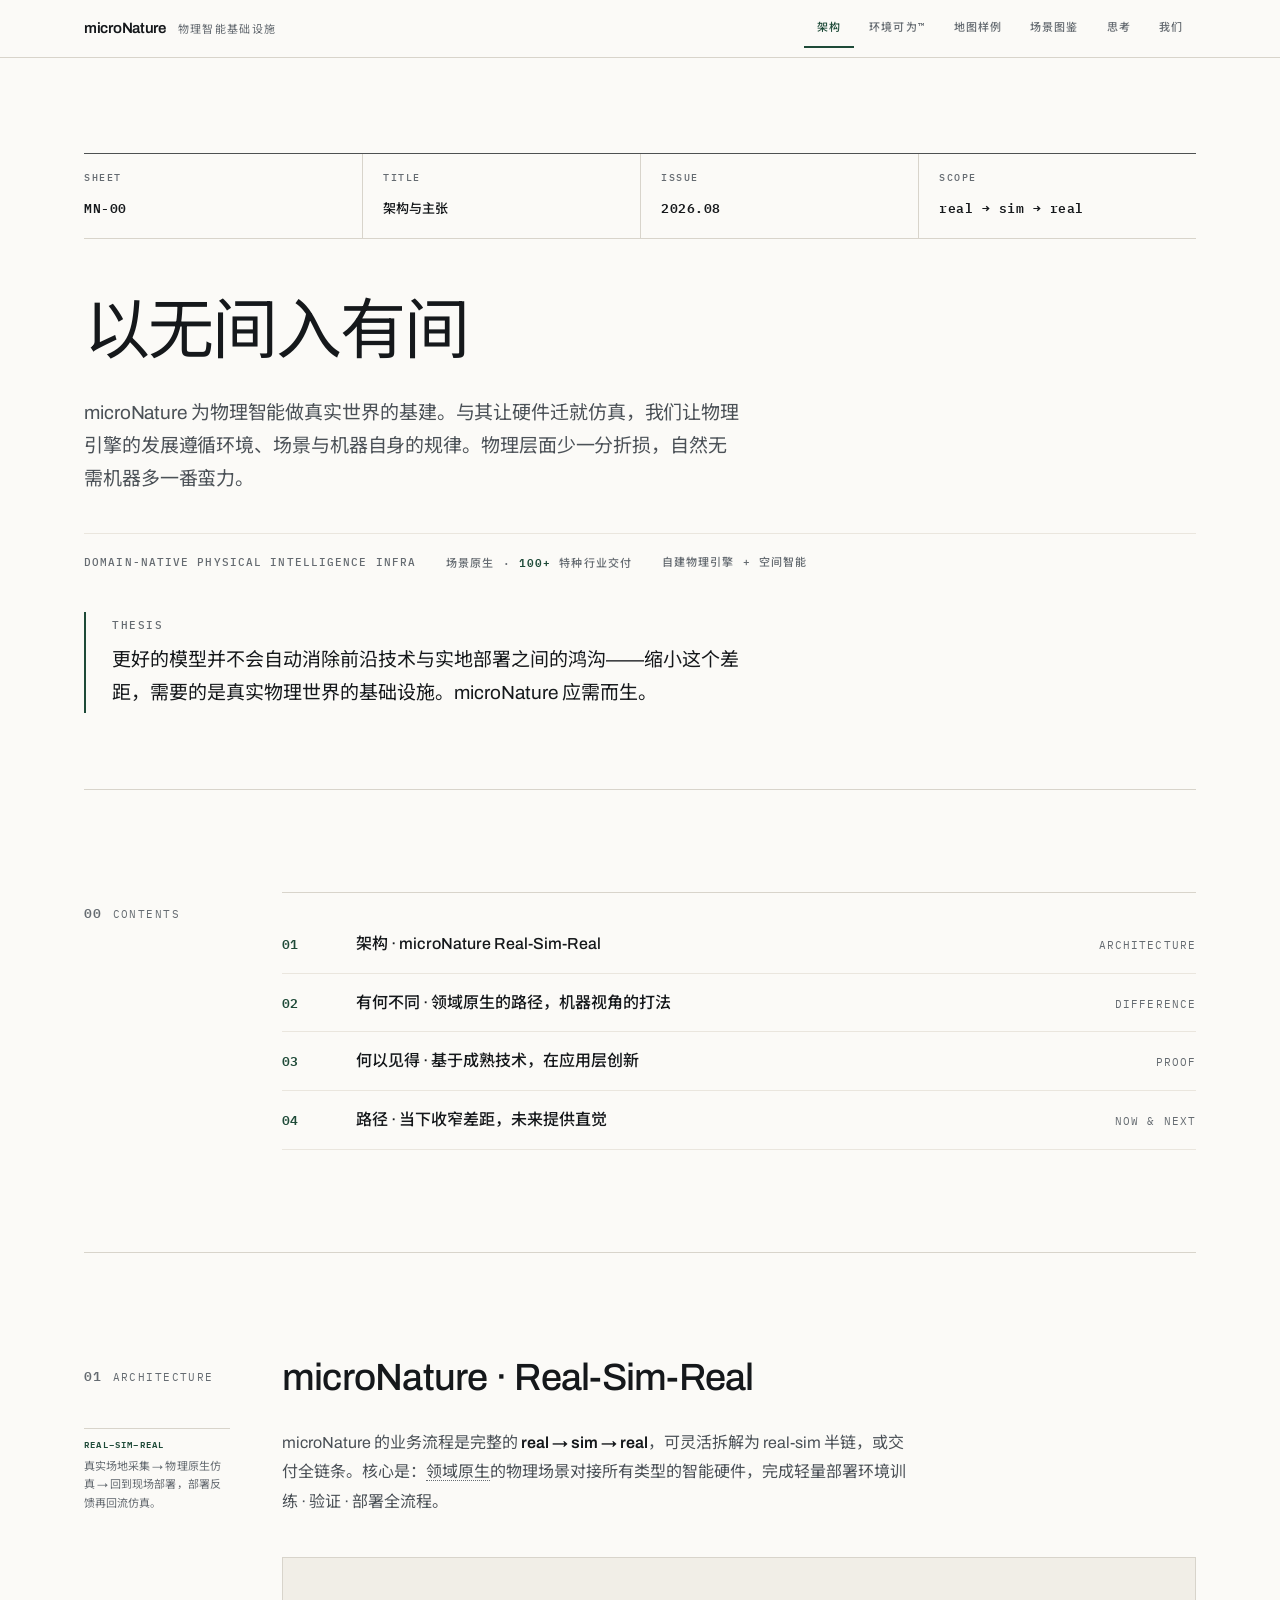
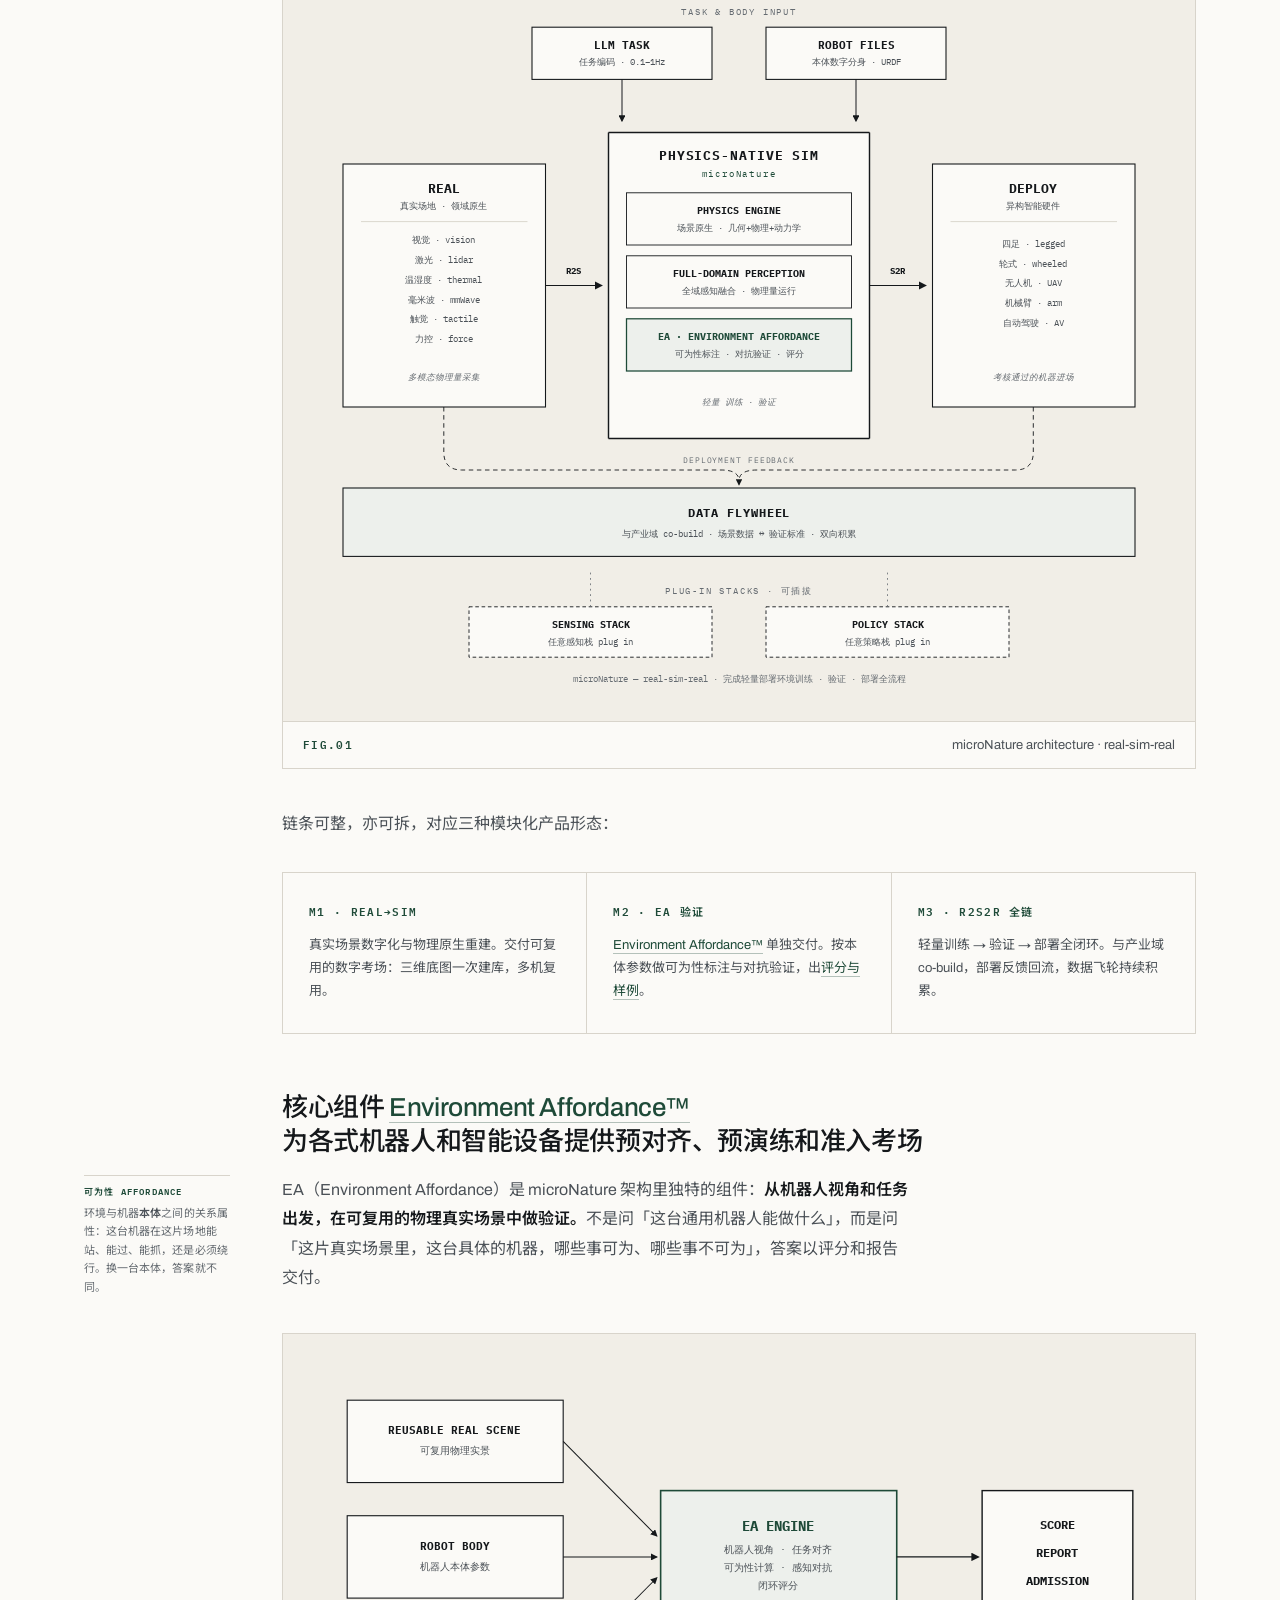
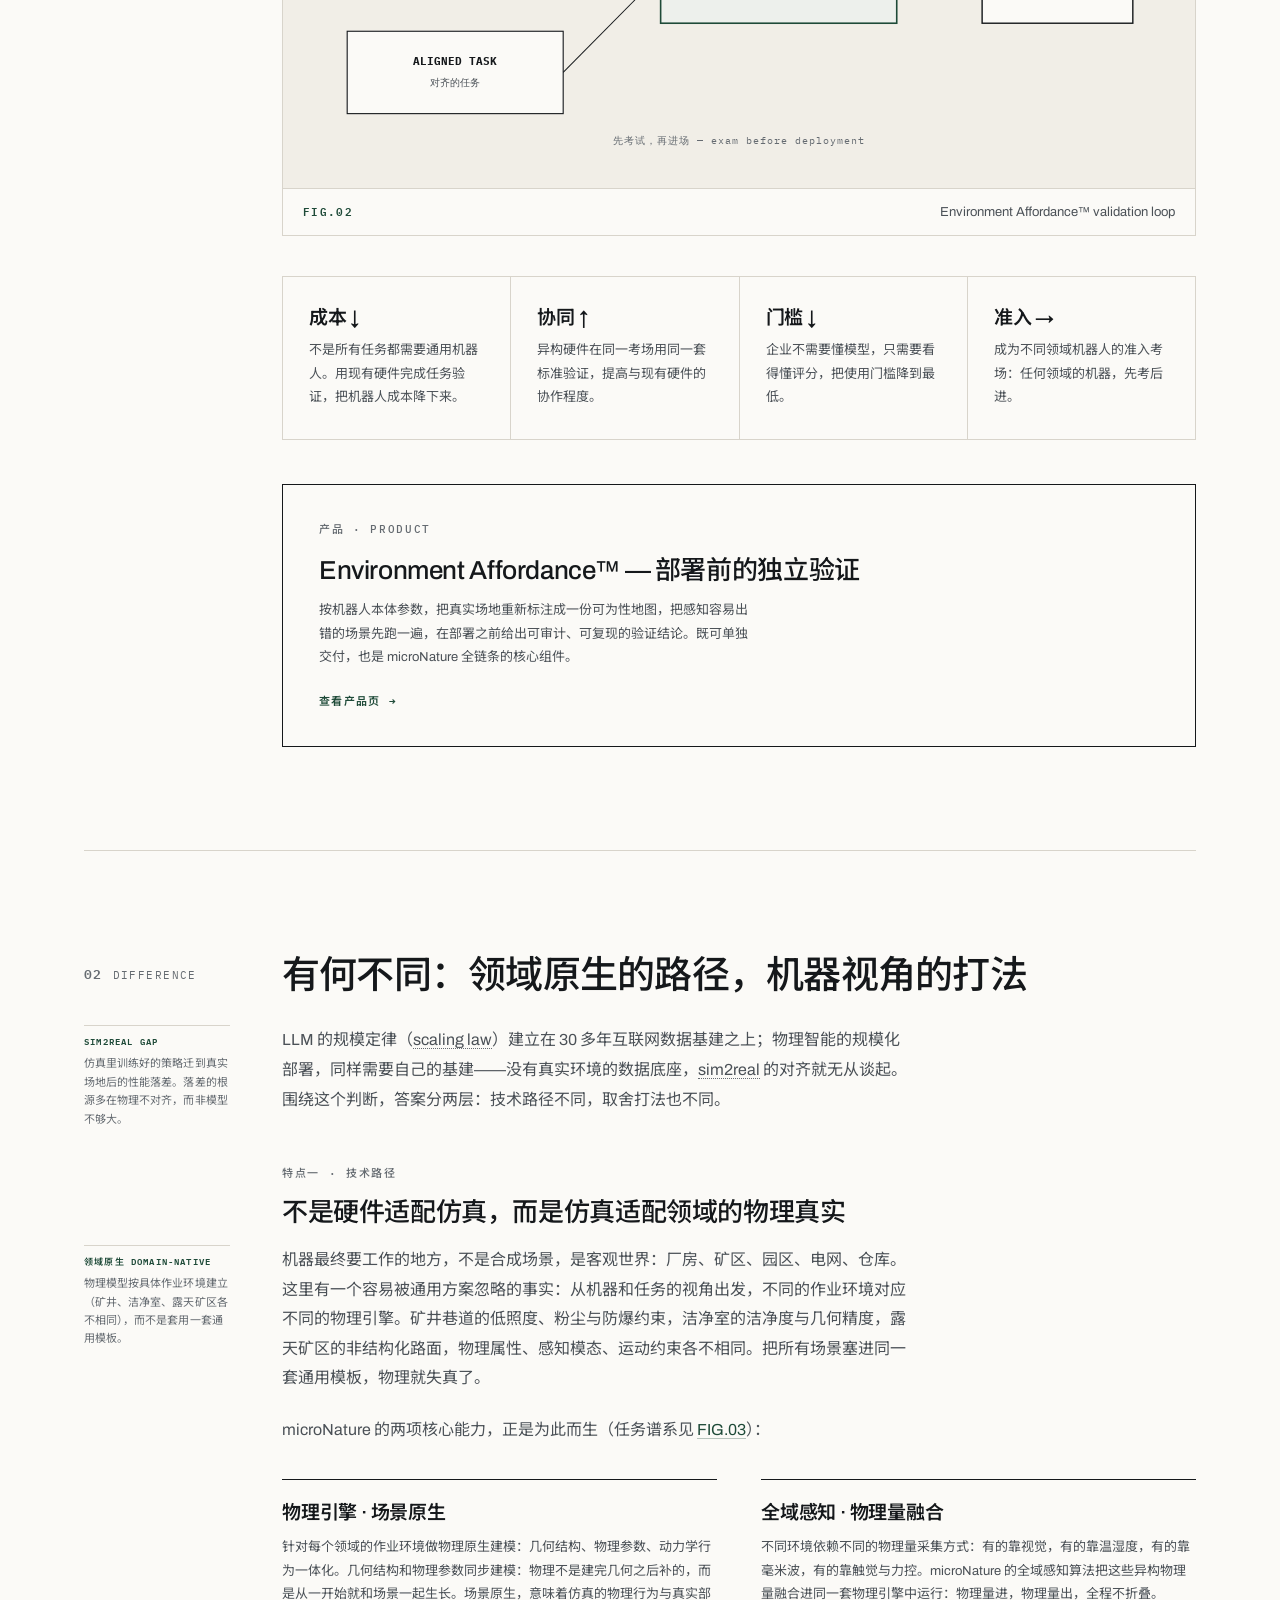
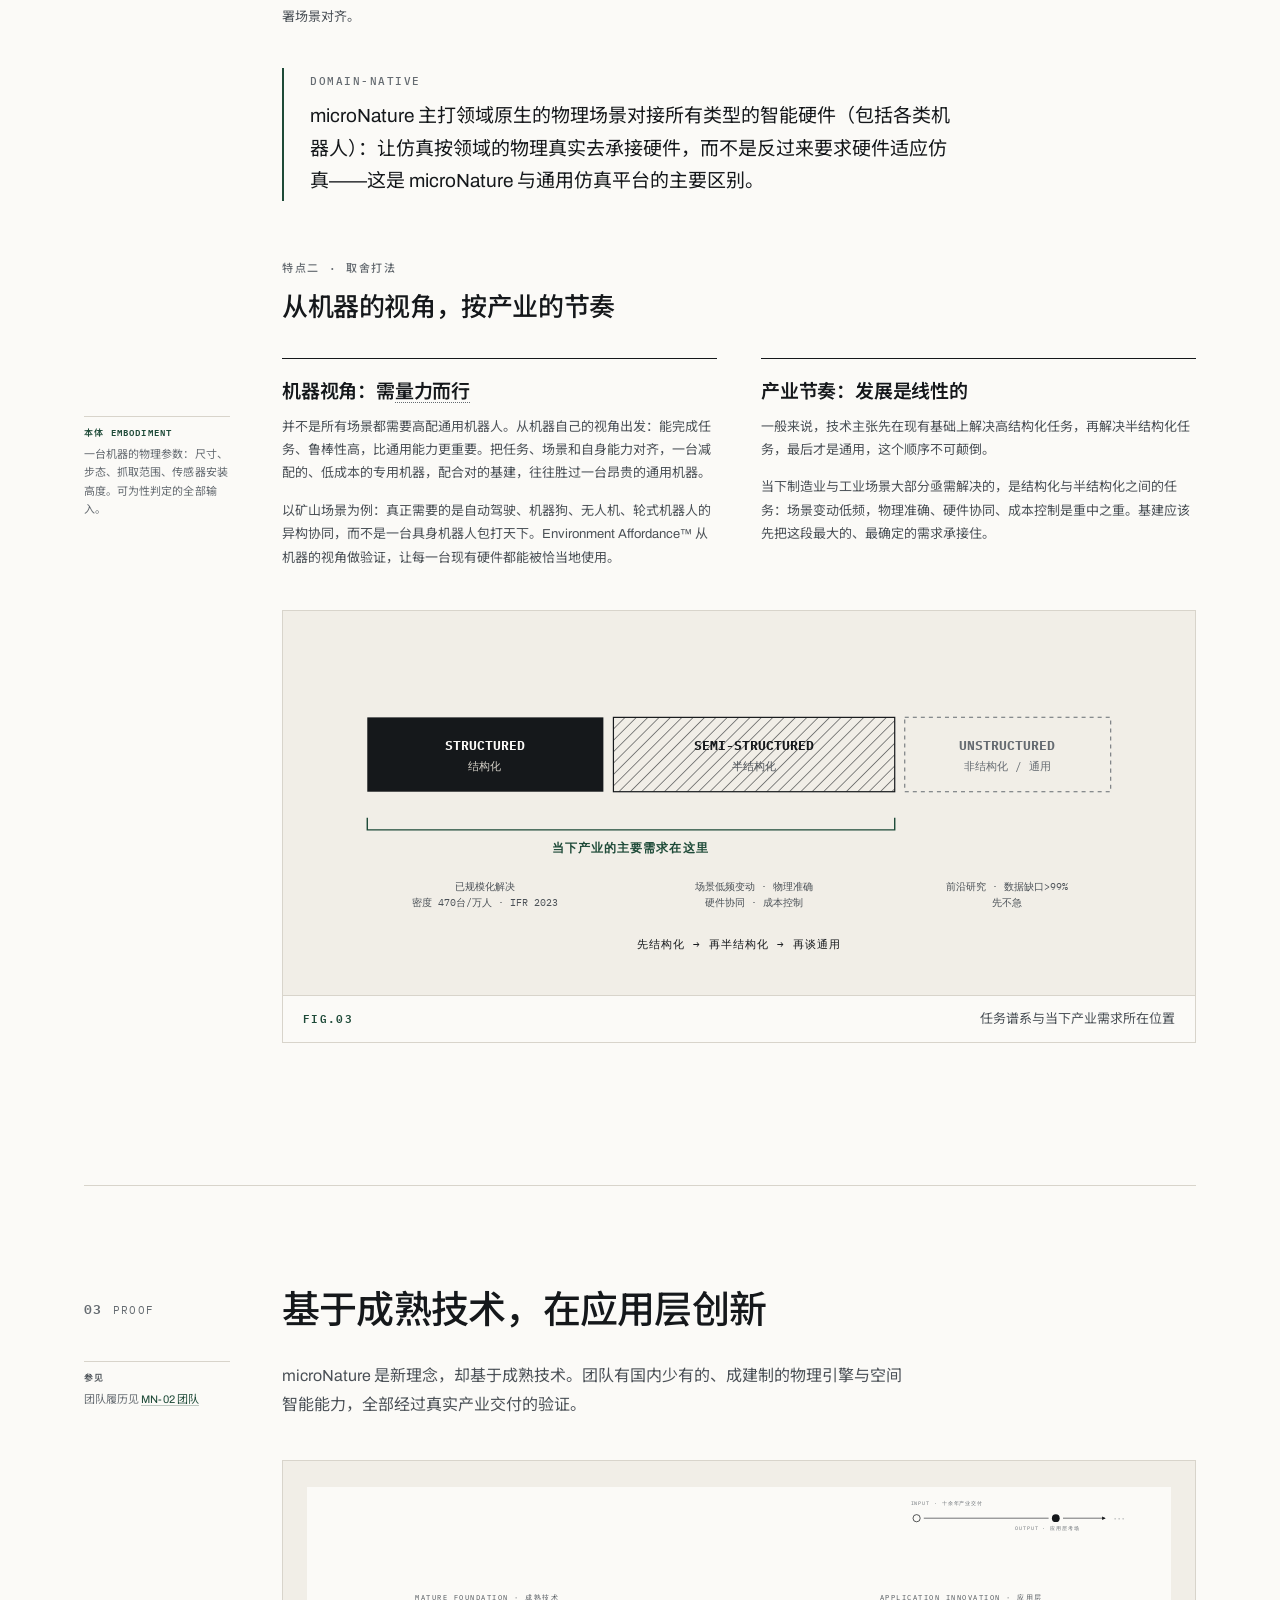
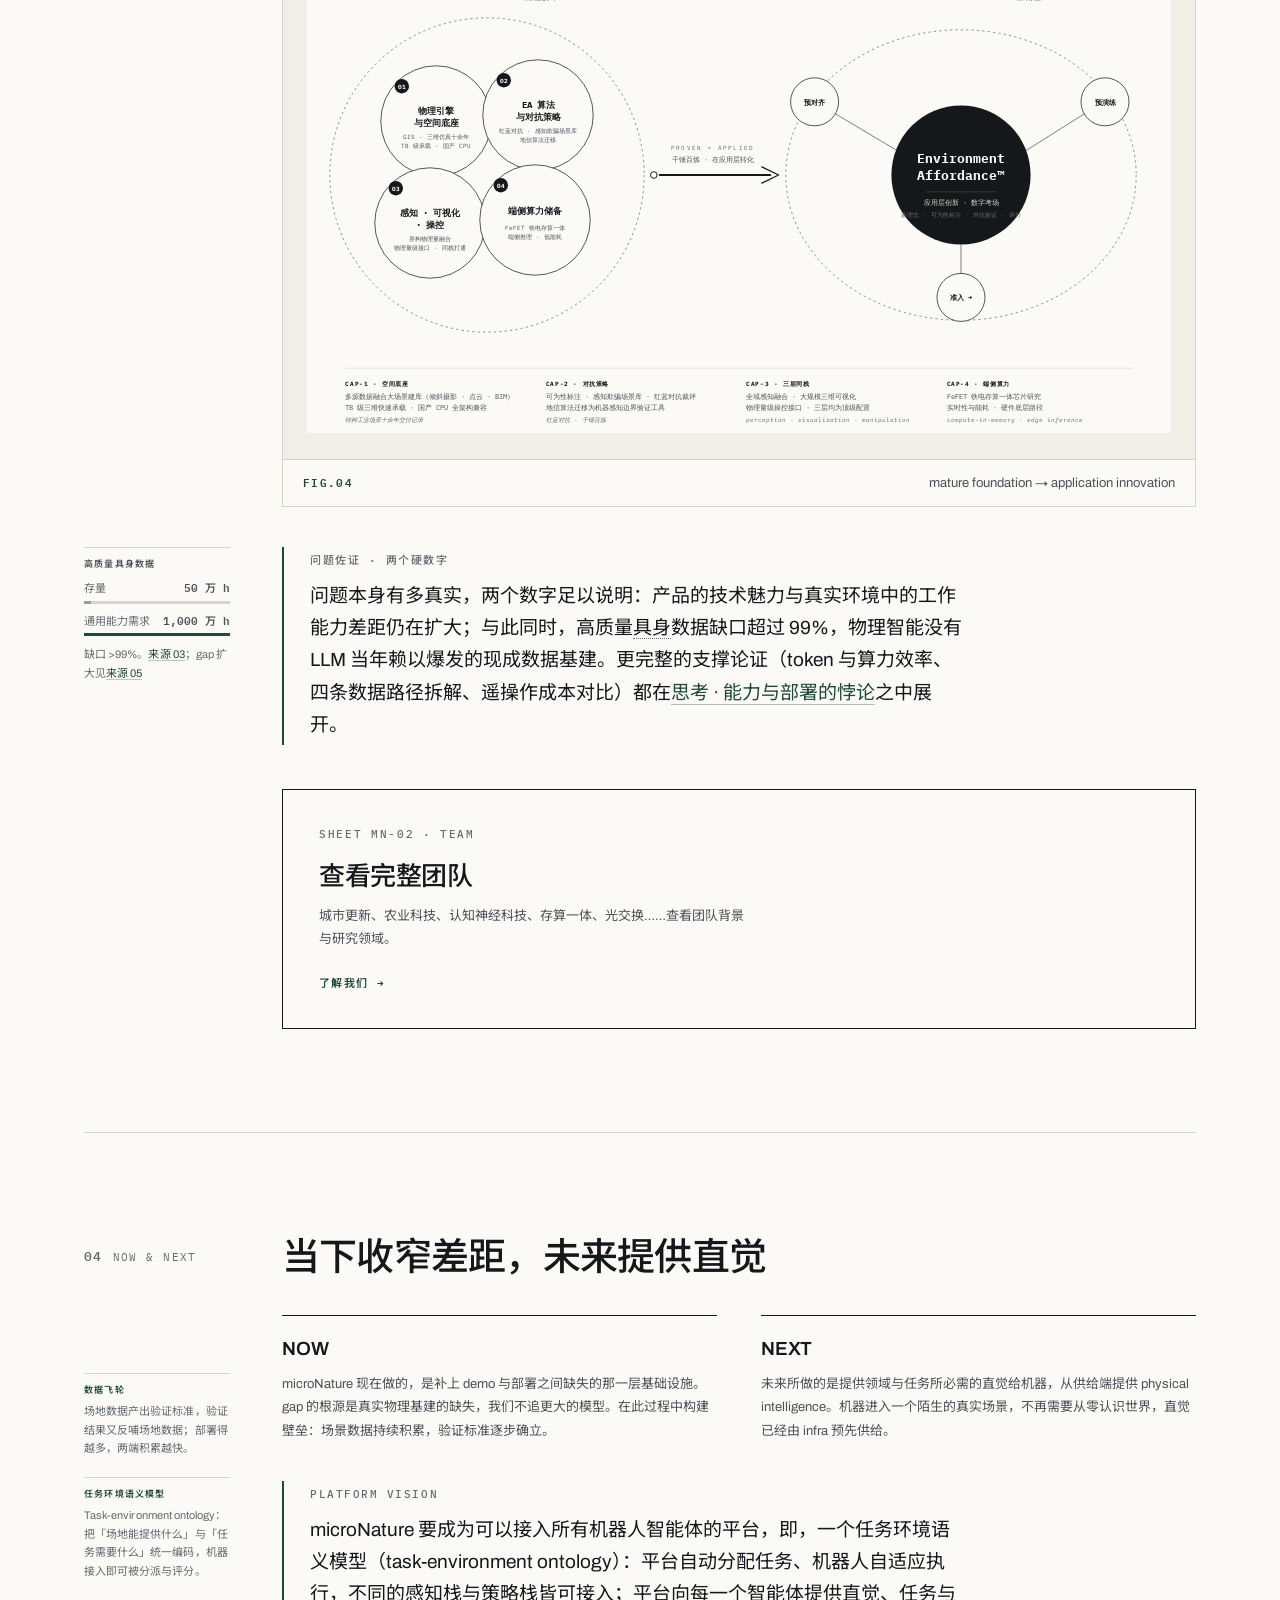
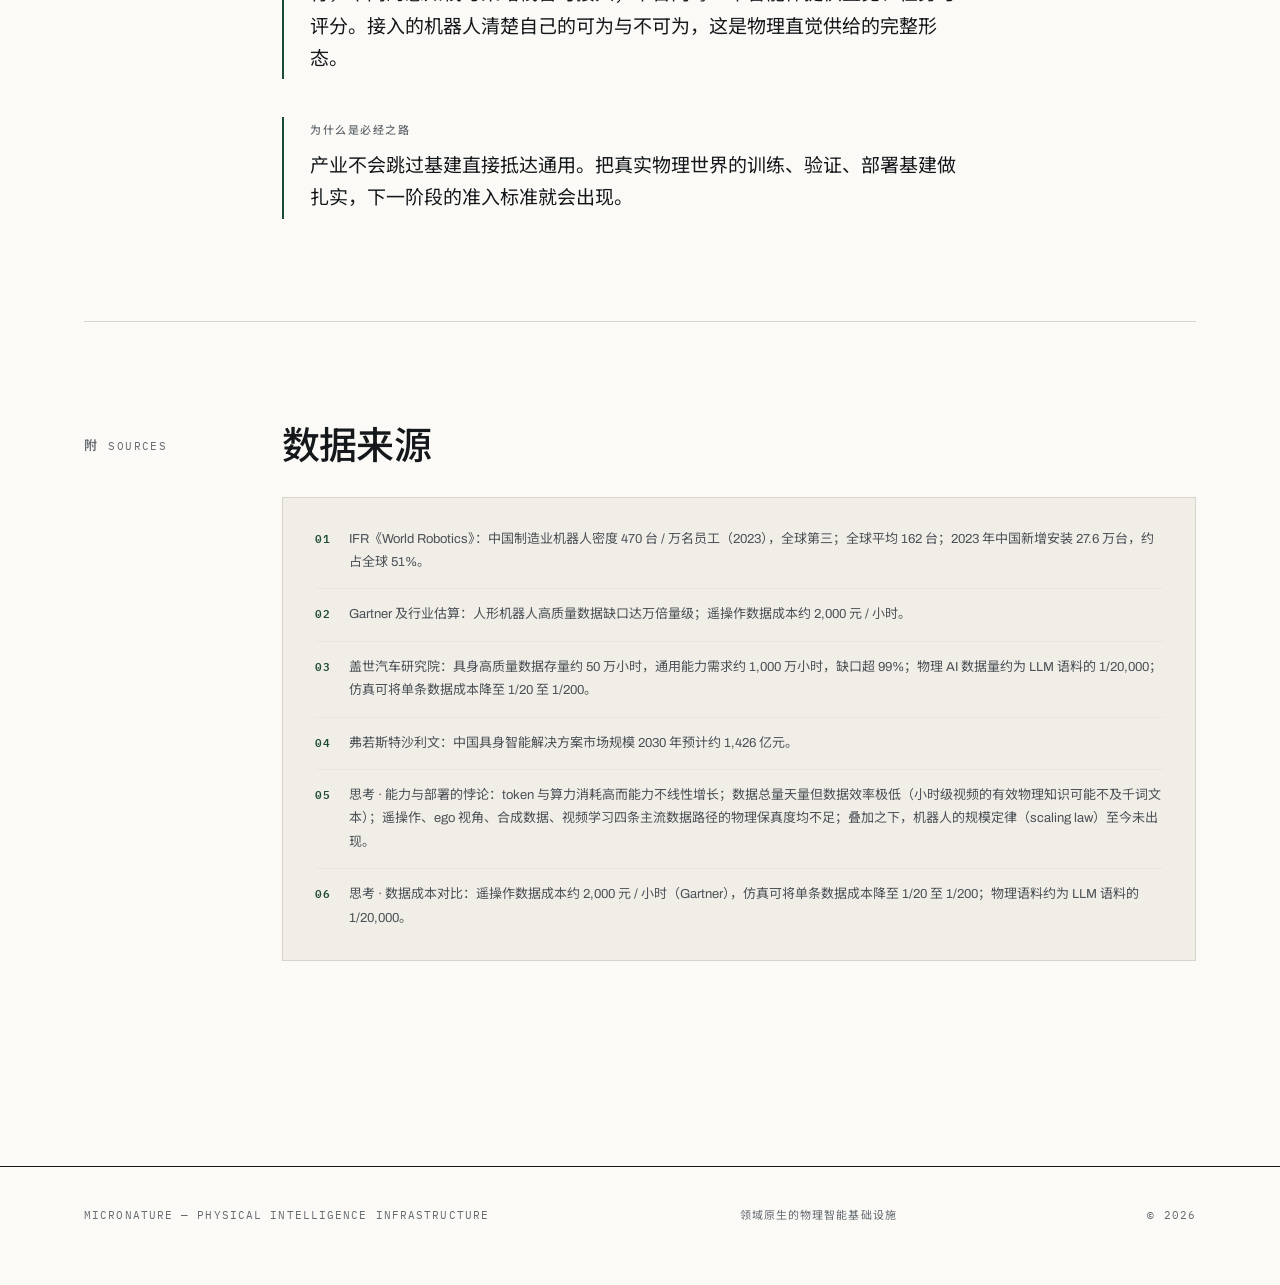
<file: index.html>
<!DOCTYPE html>
<html lang="zh-CN">
<head>
<meta charset="UTF-8">
<meta name="viewport" content="width=device-width, initial-scale=1">
<title>microNature — 物理智能基础设施</title>
<meta name="description" content="microNature 建设物理智能的真实世界基础设施：把真实部署场地变成可训练、可验证、可打分的数字考场，交付环境训练 · 验证 · 部署全流程。">
<link rel="preconnect" href="https://fonts.googleapis.com">
<link rel="preconnect" href="https://fonts.gstatic.com" crossorigin>
<link rel="stylesheet" href="https://fonts.googleapis.com/css2?family=Archivo:wght@400;500;600;700&family=IBM+Plex+Mono:wght@400;500;600&family=Noto+Sans+SC:wght@300;400;500;700&display=swap">
<link rel="stylesheet" href="site.css">
</head>
<body>

<nav class="nav" aria-label="站点导航">
  <div class="nav-in">
    <a class="nav-mark" href="index.html">microNature<span>物理智能基础设施</span></a>
    <span class="nav-here" aria-hidden="true"></span>
    <div class="nav-links">
      <span class="cur" aria-current="page">架构</span>
      <a href="environmentaffordance.html">环境可为™</a>
      <a href="map.html">地图样例</a>
      <a href="atlas.html">场景图鉴</a>
      <a href="insight.html">思考</a>
      <a href="about.html">我们</a>
    </div>
  </div>
</nav>

<main class="doc">

  <!-- ═══ HERO ═══ -->
  <header class="hero">
    <div class="tblock">
      <div class="tblock-cell"><span class="tblock-k">Sheet</span><span class="tblock-v">MN-00</span></div>
      <div class="tblock-cell"><span class="tblock-k">Title</span><span class="tblock-v cn">架构与主张</span></div>
      <div class="tblock-cell"><span class="tblock-k">Issue</span><span class="tblock-v">2026.08</span></div>
      <div class="tblock-cell"><span class="tblock-k">Scope</span><span class="tblock-v">real → sim → real</span></div>
    </div>

    <h1 class="h1">以无间入有间</h1>

    <p class="lede hero-lede">microNature 为物理智能做真实世界的基建。与其让硬件迁就仿真，我们让物理引擎的发展遵循环境、场景与机器自身的规律。物理层面少一分折损，自然无需机器多一番蛮力。</p>

    <div class="hero-spec">
      <span>Domain-Native Physical Intelligence Infra</span>
      <span>场景原生 · <b>100+</b> 特种行业交付</span>
      <span>自建物理引擎 + 空间智能</span>
    </div>

    <div class="statement">
      <span class="mono">Thesis</span>
      更好的模型并不会自动消除前沿技术与实地部署之间的鸿沟——缩小这个差距，需要的是真实物理世界的基础设施。microNature 应需而生。
    </div>
  </header>

  <!-- ═══ CONTENTS ═══ -->
  <section class="band" id="toc">
    <div class="rail"><span class="rail-num">00</span><span class="rail-en">Contents</span><span class="rail-tick"></span></div>
    <div class="col-wide">
      <nav class="toc" aria-label="目录">
        <ol class="toc-list">
          <li><a href="#s1"><span class="toc-n">01</span><span class="toc-t">架构 · microNature Real-Sim-Real</span><span class="toc-d">Architecture</span></a></li>
          <li><a href="#s2"><span class="toc-n">02</span><span class="toc-t">有何不同 · 领域原生的路径，机器视角的打法</span><span class="toc-d">Difference</span></a></li>
          <li><a href="#s3"><span class="toc-n">03</span><span class="toc-t">何以见得 · 基于成熟技术，在应用层创新</span><span class="toc-d">Proof</span></a></li>
          <li><a href="#s4"><span class="toc-n">04</span><span class="toc-t">路径 · 当下收窄差距，未来提供直觉</span><span class="toc-d">Now &amp; Next</span></a></li>
        </ol>
      </nav>
    </div>
  </section>

  <!-- ═══ 01 ARCHITECTURE ═══ -->
  <section class="band" id="s1">
    <div class="rail"><span class="rail-num">01</span><span class="rail-en">Architecture</span><span class="rail-tick"></span></div>
    <div class="col-wide">
      <h2 class="h2">microNature · Real-Sim-Real</h2>
      <div class="col">
        <aside class="mnote mnote-term">
          <span class="mnote-k">Real–Sim–Real</span>
          真实场地采集 → 物理原生仿真 → 回到现场部署，部署反馈再回流仿真。
        </aside>
        <p class="p">microNature 的业务流程是完整的 <strong>real → sim → real</strong>，可灵活拆解为 real-sim 半链，或交付全链条。核心是：<span class="term" data-t="domain-native">领域原生</span>的物理场景对接所有类型的智能硬件，完成轻量部署环境训练 · 验证 · 部署全流程。</p>
      </div>

      <figure class="plate rise" id="fig01">
        <div class="plate-body"><svg role="img" viewBox="0 0 960 790" xmlns="http://www.w3.org/2000/svg" font-family="IBM Plex Mono, ui-monospace, monospace">
                <defs>
                    <marker id="arr" viewBox="0 0 10 10" refX="8" refY="5" markerWidth="7" markerHeight="7" orient="auto-start-reverse">
                        <path d="M0,0 L10,5 L0,10 z" fill="var(--ink)"/>
                    </marker>
                </defs>
                

                <!-- top inputs -->
                <text x="480" y="34" text-anchor="middle" font-size="10" fill="var(--ink-3)" letter-spacing="2">TASK &amp; BODY INPUT</text>
                <rect x="250" y="48" width="200" height="58" fill="var(--paper)" stroke="var(--ink)" stroke-width="1.2"/>
                <text x="350" y="72" text-anchor="middle" font-size="12" fill="var(--ink)" font-weight="bold">LLM TASK</text>
                <text x="350" y="90" text-anchor="middle" font-size="10" fill="var(--ink-2)">任务编码 · 0.1–1Hz</text>
                <rect x="510" y="48" width="200" height="58" fill="var(--paper)" stroke="var(--ink)" stroke-width="1.2"/>
                <text x="610" y="72" text-anchor="middle" font-size="12" fill="var(--ink)" font-weight="bold">ROBOT FILES</text>
                <text x="610" y="90" text-anchor="middle" font-size="10" fill="var(--ink-2)">本体数字分身 · URDF</text>
                <line x1="350" y1="106" x2="350" y2="152" stroke="var(--ink)" stroke-width="1.1" marker-end="url(#arr)"/>
                <line x1="610" y1="106" x2="610" y2="152" stroke="var(--ink)" stroke-width="1.1" marker-end="url(#arr)"/>

                <!-- REAL column -->
                <rect x="40" y="200" width="225" height="270" fill="var(--paper)" stroke="var(--ink)" stroke-width="1.2"/>
                <text x="152" y="232" text-anchor="middle" font-size="14" fill="var(--ink)" font-weight="bold">REAL</text>
                <text x="152" y="250" text-anchor="middle" font-size="10" fill="var(--ink-2)">真实场地 · 领域原生</text>
                <line x1="60" y1="264" x2="245" y2="264" stroke="var(--rule)" stroke-width="1"/>
                <text x="152" y="288" text-anchor="middle" font-size="10.5" fill="var(--ink-2)">视觉 · vision</text>
                <text x="152" y="310" text-anchor="middle" font-size="10.5" fill="var(--ink-2)">激光 · lidar</text>
                <text x="152" y="332" text-anchor="middle" font-size="10.5" fill="var(--ink-2)">温湿度 · thermal</text>
                <text x="152" y="354" text-anchor="middle" font-size="10.5" fill="var(--ink-2)">毫米波 · mmWave</text>
                <text x="152" y="376" text-anchor="middle" font-size="10.5" fill="var(--ink-2)">触觉 · tactile</text>
                <text x="152" y="398" text-anchor="middle" font-size="10.5" fill="var(--ink-2)">力控 · force</text>
                <text x="152" y="440" text-anchor="middle" font-size="9.5" fill="var(--ink-3)" font-style="italic">多模态物理量采集</text>

                <!-- SIM column -->
                <rect x="335" y="165" width="290" height="340" fill="var(--paper)" stroke="var(--ink)" stroke-width="1.6" stroke-dasharray="1,0"/>
                <text x="480" y="196" text-anchor="middle" font-size="14" fill="var(--ink)" font-weight="bold" letter-spacing="1">PHYSICS-NATIVE SIM</text>
                <text x="480" y="214" text-anchor="middle" font-size="10" fill="var(--accent)" letter-spacing="2">microNature</text>
                <rect x="355" y="232" width="250" height="58" fill="var(--paper)" stroke="var(--ink)" stroke-width="1"/>
                <text x="480" y="256" text-anchor="middle" font-size="11" fill="var(--ink)" font-weight="bold">PHYSICS ENGINE</text>
                <text x="480" y="274" text-anchor="middle" font-size="9.5" fill="var(--ink-2)">场景原生 · 几何+物理+动力学</text>
                <rect x="355" y="302" width="250" height="58" fill="var(--paper)" stroke="var(--ink)" stroke-width="1"/>
                <text x="480" y="326" text-anchor="middle" font-size="11" fill="var(--ink)" font-weight="bold">FULL-DOMAIN PERCEPTION</text>
                <text x="480" y="344" text-anchor="middle" font-size="9.5" fill="var(--ink-2)">全域感知融合 · 物理量运行</text>
                <rect x="355" y="372" width="250" height="58" fill="var(--wash)" stroke="var(--accent)" stroke-width="1.4"/>
                <text x="480" y="396" text-anchor="middle" font-size="11" fill="var(--accent)" font-weight="bold">EA · ENVIRONMENT AFFORDANCE</text>
                <text x="480" y="414" text-anchor="middle" font-size="9.5" fill="var(--ink-2)">可为性标注 · 对抗验证 · 评分</text>
                <text x="480" y="468" text-anchor="middle" font-size="9.5" fill="var(--ink-3)" font-style="italic">轻量 训练 · 验证</text>

                <!-- DEPLOY column -->
                <rect x="695" y="200" width="225" height="270" fill="var(--paper)" stroke="var(--ink)" stroke-width="1.2"/>
                <text x="807" y="232" text-anchor="middle" font-size="14" fill="var(--ink)" font-weight="bold">DEPLOY</text>
                <text x="807" y="250" text-anchor="middle" font-size="10" fill="var(--ink-2)">异构智能硬件</text>
                <line x1="715" y1="264" x2="900" y2="264" stroke="var(--rule)" stroke-width="1"/>
                <text x="807" y="292" text-anchor="middle" font-size="10.5" fill="var(--ink-2)">四足 · legged</text>
                <text x="807" y="314" text-anchor="middle" font-size="10.5" fill="var(--ink-2)">轮式 · wheeled</text>
                <text x="807" y="336" text-anchor="middle" font-size="10.5" fill="var(--ink-2)">无人机 · UAV</text>
                <text x="807" y="358" text-anchor="middle" font-size="10.5" fill="var(--ink-2)">机械臂 · arm</text>
                <text x="807" y="380" text-anchor="middle" font-size="10.5" fill="var(--ink-2)">自动驾驶 · AV</text>
                <text x="807" y="440" text-anchor="middle" font-size="9.5" fill="var(--ink-3)" font-style="italic">考核通过的机器进场</text>

                <!-- horizontal arrows -->
                <line x1="265" y1="335" x2="327" y2="335" stroke="var(--ink)" stroke-width="1.3" marker-end="url(#arr)"/>
                <text x="296" y="322" text-anchor="middle" font-size="10" fill="var(--ink)" font-weight="bold">R2S</text>
                <line x1="625" y1="335" x2="687" y2="335" stroke="var(--ink)" stroke-width="1.3" marker-end="url(#arr)"/>
                <text x="656" y="322" text-anchor="middle" font-size="10" fill="var(--ink)" font-weight="bold">S2R</text>

                <!-- flywheel -->
                <rect x="40" y="560" width="880" height="76" fill="var(--wash)" stroke="var(--ink)" stroke-width="1.2"/>
                <text x="480" y="592" text-anchor="middle" font-size="13" fill="var(--ink)" font-weight="bold" letter-spacing="1">DATA FLYWHEEL</text>
                <text x="480" y="614" text-anchor="middle" font-size="10" fill="var(--ink-2)">与产业域 co-build · 场景数据 ↔ 验证标准 · 双向积累</text>
                <path d="M807,470 L807,520 Q807,540 787,540 L500,540 Q480,540 480,552 L480,556" fill="none" stroke="var(--ink)" stroke-width="1" stroke-dasharray="5,4" marker-end="url(#arr)"/>
                <path d="M152,470 L152,520 Q152,540 172,540 L460,540 Q480,540 480,552" fill="none" stroke="var(--ink)" stroke-width="1" stroke-dasharray="5,4"/>
                <text x="480" y="532" text-anchor="middle" font-size="9" fill="var(--ink-3)" letter-spacing="1">DEPLOYMENT FEEDBACK</text>

                <!-- plug-in docks -->
                <text x="480" y="678" text-anchor="middle" font-size="10" fill="var(--ink-3)" letter-spacing="2">PLUG-IN STACKS · 可插拔</text>
                <rect x="180" y="692" width="270" height="56" fill="var(--paper)" stroke="var(--ink)" stroke-width="1" stroke-dasharray="4,3"/>
                <text x="315" y="716" text-anchor="middle" font-size="11.5" fill="var(--ink)" font-weight="bold">SENSING STACK</text>
                <text x="315" y="734" text-anchor="middle" font-size="9.5" fill="var(--ink-2)">任意感知栈 plug in</text>
                <rect x="510" y="692" width="270" height="56" fill="var(--paper)" stroke="var(--ink)" stroke-width="1" stroke-dasharray="4,3"/>
                <text x="645" y="716" text-anchor="middle" font-size="11.5" fill="var(--ink)" font-weight="bold">POLICY STACK</text>
                <text x="645" y="734" text-anchor="middle" font-size="9.5" fill="var(--ink-2)">任意策略栈 plug in</text>
                <line x1="315" y1="692" x2="315" y2="650" stroke="var(--ink-3)" stroke-width="0.9" stroke-dasharray="2,4"/>
                <line x1="645" y1="692" x2="645" y2="650" stroke="var(--ink-3)" stroke-width="0.9" stroke-dasharray="2,4"/>
                <text x="480" y="776" text-anchor="middle" font-size="9.5" fill="var(--ink-3)">microNature — real-sim-real · 完成轻量部署环境训练 · 验证 · 部署全流程</text>
            </svg></div>
        <figcaption class="plate-cap"><b>FIG.01</b><span>microNature architecture · real-sim-real</span></figcaption>
      </figure>

      <div class="col"><p class="p">链条可整，亦可拆，对应三种模块化产品形态：</p></div>

      <div class="grid grid-3">
        <div class="cell">
          <span class="cell-code">M1 · REAL→SIM</span>
          <p>真实场景数字化与物理原生重建。交付可复用的数字考场：三维底图一次建库，多机复用。</p>
        </div>
        <div class="cell">
          <span class="cell-code">M2 · EA 验证</span>
          <p><a class="link" href="environmentaffordance.html" target="_blank" rel="noopener">Environment Affordance™</a> 单独交付。按本体参数做可为性标注与对抗验证，出<a class="link" href="map.html" target="_blank" rel="noopener">评分与样例</a>。</p>
        </div>
        <div class="cell">
          <span class="cell-code">M3 · R2S2R 全链</span>
          <p>轻量训练 → 验证 → 部署全闭环。与产业域 co-build，部署反馈回流，数据飞轮持续积累。</p>
        </div>
      </div>

      <h3 class="h3" style="margin-top:56px">核心组件 <a class="link" href="environmentaffordance.html" target="_blank" rel="noopener">Environment Affordance™</a><br>为各式机器人和智能设备提供预对齐、预演练和准入考场</h3>
      <div class="col">
        <aside class="mnote mnote-term">
          <span class="mnote-k">可为性 Affordance</span>
          环境与机器<b>本体</b>之间的关系属性：这台机器在这片场地能站、能过、能抓，还是必须绕行。换一台本体，答案就不同。
        </aside>
        <p class="p">EA（Environment Affordance）是 microNature 架构里独特的组件：<strong>从机器人视角和任务出发，在可复用的物理真实场景中做验证。</strong>不是问「这台通用机器人能做什么」，而是问「这片真实场景里，这台具体的机器，哪些事可为、哪些事不可为」，答案以评分和报告交付。</p>
      </div>

      <figure class="plate rise" id="fig02">
        <div class="plate-body"><svg role="img" viewBox="0 0 860 400" xmlns="http://www.w3.org/2000/svg" font-family="IBM Plex Mono, ui-monospace, monospace">
                    <defs>
                        <marker id="arr2" viewBox="0 0 10 10" refX="8" refY="5" markerWidth="7" markerHeight="7" orient="auto-start-reverse">
                            <path d="M0,0 L10,5 L0,10 z" fill="var(--ink)"/>
                        </marker>
                    </defs>
                    
                    <rect x="40" y="40" width="215" height="82" fill="var(--paper)" stroke="var(--ink)" stroke-width="1.1"/>
                    <text x="147" y="74" text-anchor="middle" font-size="11" fill="var(--ink)" font-weight="bold">REUSABLE REAL SCENE</text>
                    <text x="147" y="94" text-anchor="middle" font-size="10" fill="var(--ink-2)">可复用物理实景</text>
                    <rect x="40" y="155" width="215" height="82" fill="var(--paper)" stroke="var(--ink)" stroke-width="1.1"/>
                    <text x="147" y="189" text-anchor="middle" font-size="11" fill="var(--ink)" font-weight="bold">ROBOT BODY</text>
                    <text x="147" y="209" text-anchor="middle" font-size="10" fill="var(--ink-2)">机器人本体参数</text>
                    <rect x="40" y="270" width="215" height="82" fill="var(--paper)" stroke="var(--ink)" stroke-width="1.1"/>
                    <text x="147" y="304" text-anchor="middle" font-size="11" fill="var(--ink)" font-weight="bold">ALIGNED TASK</text>
                    <text x="147" y="324" text-anchor="middle" font-size="10" fill="var(--ink-2)">对齐的任务</text>
                    <line x1="255" y1="81" x2="348" y2="175" stroke="var(--ink)" stroke-width="1" marker-end="url(#arr2)"/>
                    <line x1="255" y1="196" x2="348" y2="196" stroke="var(--ink)" stroke-width="1" marker-end="url(#arr2)"/>
                    <line x1="255" y1="311" x2="348" y2="217" stroke="var(--ink)" stroke-width="1" marker-end="url(#arr2)"/>
                    <rect x="352" y="130" width="235" height="132" fill="var(--wash)" stroke="var(--accent)" stroke-width="1.6"/>
                    <text x="469" y="170" text-anchor="middle" font-size="14" fill="var(--accent)" font-weight="bold">EA ENGINE</text>
                    <text x="469" y="192" text-anchor="middle" font-size="10" fill="var(--ink-2)">机器人视角 · 任务对齐</text>
                    <text x="469" y="210" text-anchor="middle" font-size="10" fill="var(--ink-2)">可为性计算 · 感知对抗</text>
                    <text x="469" y="228" text-anchor="middle" font-size="10" fill="var(--ink-2)">闭环评分</text>
                    <line x1="587" y1="196" x2="668" y2="196" stroke="var(--ink)" stroke-width="1.2" marker-end="url(#arr2)"/>
                    <rect x="672" y="130" width="150" height="132" fill="var(--paper)" stroke="var(--ink)" stroke-width="1.4"/>
                    <text x="747" y="168" text-anchor="middle" font-size="12" fill="var(--ink)" font-weight="bold">SCORE</text>
                    <text x="747" y="196" text-anchor="middle" font-size="12" fill="var(--ink)" font-weight="bold">REPORT</text>
                    <text x="747" y="224" text-anchor="middle" font-size="12" fill="var(--ink)" font-weight="bold">ADMISSION</text>
                    <text x="430" y="382" text-anchor="middle" font-size="10" fill="var(--ink-3)" letter-spacing="1">先考试，再进场 — exam before deployment</text>
                </svg></div>
        <figcaption class="plate-cap"><b>FIG.02</b><span>Environment Affordance™ validation loop</span></figcaption>
      </figure>

      <div class="grid grid-4">
        <div class="cell"><h4 class="h4">成本 ↓</h4><p>不是所有任务都需要通用机器人。用现有硬件完成任务验证，把机器人成本降下来。</p></div>
        <div class="cell"><h4 class="h4">协同 ↑</h4><p>异构硬件在同一考场用同一套标准验证，提高与现有硬件的协作程度。</p></div>
        <div class="cell"><h4 class="h4">门槛 ↓</h4><p>企业不需要懂模型，只需要看得懂评分，把使用门槛降到最低。</p></div>
        <div class="cell"><h4 class="h4">准入 →</h4><p>成为不同领域机器人的准入考场：任何领域的机器，先考后进。</p></div>
      </div>

      <a class="cta" href="environmentaffordance.html" target="_blank" rel="noopener">
        <span class="eyebrow">产品 · Product</span>
        <h3 class="h3">Environment Affordance™ — 部署前的独立验证</h3>
        <p>按机器人本体参数，把真实场地重新标注成一份可为性地图，把感知容易出错的场景先跑一遍，在部署之前给出可审计、可复现的验证结论。既可单独交付，也是 microNature 全链条的核心组件。</p>
        <span class="cta-go">查看产品页 →</span>
      </a>
    </div>
  </section>

  <!-- ═══ 02 WHAT'S DIFFERENT ═══ -->
  <section class="band" id="s2">
    <div class="rail"><span class="rail-num">02</span><span class="rail-en">Difference</span><span class="rail-tick"></span></div>
    <div class="col-wide">
      <h2 class="h2">有何不同：领域原生的路径，机器视角的打法</h2>
      <div class="col">
        <aside class="mnote mnote-term">
          <span class="mnote-k">Sim2Real Gap</span>
          仿真里训练好的策略迁到真实场地后的性能落差。落差的根源多在物理不对齐，而非模型不够大。
        </aside>
        <p class="p">LLM 的规模定律（<span class="term" data-t="scaling">scaling law</span>）建立在 30 多年互联网数据基建之上；物理智能的规模化部署，同样需要自己的基建——没有真实环境的数据底座，<span class="term" data-t="sim2real">sim2real</span> 的对齐就无从谈起。围绕这个判断，答案分两层：技术路径不同，取舍打法也不同。</p>
      </div>

      <h3 class="h3" style="margin-top:52px"><span class="eyebrow">特点一 · 技术路径</span>不是硬件适配仿真，而是仿真适配领域的物理真实</h3>
      <div class="col">
        <aside class="mnote mnote-term">
          <span class="mnote-k">领域原生 Domain-Native</span>
          物理模型按具体作业环境建立（矿井、洁净室、露天矿区各不相同），而不是套用一套通用模板。
        </aside>
        <p class="p">机器最终要工作的地方，不是合成场景，是客观世界：厂房、矿区、园区、电网、仓库。这里有一个容易被通用方案忽略的事实：从机器和任务的视角出发，不同的作业环境对应不同的物理引擎。矿井巷道的低照度、粉尘与防爆约束，洁净室的洁净度与几何精度，露天矿区的非结构化路面，物理属性、感知模态、运动约束各不相同。把所有场景塞进同一套通用模板，物理就失真了。</p>
        <p class="p">microNature 的两项核心能力，正是为此而生（任务谱系见 <a class="xref" href="#fig03">FIG.03</a>）：</p>
      </div>

      <div class="pair">
        <div>
          <h4 class="h4">物理引擎 · 场景原生</h4>
          <p>针对每个领域的作业环境做物理原生建模：几何结构、物理参数、动力学行为一体化。几何结构和物理参数同步建模：物理不是建完几何之后补的，而是从一开始就和场景一起生长。场景原生，意味着仿真的物理行为与真实部署场景对齐。</p>
        </div>
        <div>
          <h4 class="h4">全域感知 · 物理量融合</h4>
          <p>不同环境依赖不同的物理量采集方式：有的靠视觉，有的靠温湿度，有的靠毫米波，有的靠触觉与力控。microNature 的全域感知算法把这些异构物理量融合进同一套物理引擎中运行：物理量进，物理量出，全程不折叠。</p>
        </div>
      </div>

      <div class="statement">
        <span class="mono">Domain-Native</span>
        microNature 主打领域原生的物理场景对接所有类型的智能硬件（包括各类机器人）：让仿真按领域的物理真实去承接硬件，而不是反过来要求硬件适应仿真——这是 microNature 与通用仿真平台的主要区别。
      </div>

      <h3 class="h3" style="margin-top:60px"><span class="eyebrow">特点二 · 取舍打法</span>从机器的视角，按产业的节奏</h3>

      <div class="pair">
        <div>
          <h4 class="h4">机器视角：需<span class="term" data-t="liangli">量力而行</span></h4>
        <aside class="mnote mnote-term">
          <span class="mnote-k">本体 Embodiment</span>
          一台机器的物理参数：尺寸、步态、抓取范围、传感器安装高度。可为性判定的全部输入。
        </aside>
          <p>并不是所有场景都需要高配通用机器人。从机器自己的视角出发：能完成任务、鲁棒性高，比通用能力更重要。把任务、场景和自身能力对齐，一台减配的、低成本的专用机器，配合对的基建，往往胜过一台昂贵的通用机器。</p>
          <p>以矿山场景为例：真正需要的是自动驾驶、机器狗、无人机、轮式机器人的异构协同，而不是一台具身机器人包打天下。Environment Affordance™ 从机器的视角做验证，让每一台现有硬件都能被恰当地使用。</p>
        </div>
        <div>
          <h4 class="h4">产业节奏：发展是线性的</h4>
          <p>一般来说，技术主张先在现有基础上解决高结构化任务，再解决半结构化任务，最后才是通用，这个顺序不可颠倒。</p>
          <p>当下制造业与工业场景大部分亟需解决的，是结构化与半结构化之间的任务：场景变动低频，物理准确、硬件协同、成本控制是重中之重。基建应该先把这段最大的、最确定的需求承接住。</p>
        </div>
      </div>

      <figure class="plate rise" id="fig03">
        <div class="plate-body"><svg role="img" viewBox="0 0 860 330" xmlns="http://www.w3.org/2000/svg" font-family="IBM Plex Mono, ui-monospace, monospace">
                    <defs>
                        <pattern id="hatch" width="8" height="8" patternUnits="userSpaceOnUse" patternTransform="rotate(45)">
                            <line x1="0" y1="0" x2="0" y2="8" stroke="var(--ink)" stroke-width="1"/>
                        </pattern>
                    </defs>
                    
                    <!-- three segments -->
                    <rect x="60" y="80" width="235" height="74" fill="var(--ink)"/>
                    <text x="177" y="112" text-anchor="middle" font-size="13" fill="var(--paper)" font-weight="bold">STRUCTURED</text>
                    <text x="177" y="132" text-anchor="middle" font-size="11" fill="var(--rule)">结构化</text>
                    <rect x="305" y="80" width="280" height="74" fill="url(#hatch)" stroke="var(--ink)" stroke-width="1.2"/>
                    <text x="445" y="112" text-anchor="middle" font-size="13" fill="var(--ink)" font-weight="bold">SEMI-STRUCTURED</text>
                    <text x="445" y="132" text-anchor="middle" font-size="11" fill="var(--ink-2)">半结构化</text>
                    <rect x="595" y="80" width="205" height="74" fill="none" stroke="var(--ink-3)" stroke-width="1" stroke-dasharray="4,4"/>
                    <text x="697" y="112" text-anchor="middle" font-size="13" fill="var(--ink-3)" font-weight="bold">UNSTRUCTURED</text>
                    <text x="697" y="132" text-anchor="middle" font-size="11" fill="var(--ink-3)">非结构化 / 通用</text>
                    <!-- demand bracket -->
                    <path d="M60,180 L60,192 L585,192 L585,180" fill="none" stroke="var(--accent)" stroke-width="1.4"/>
                    <text x="322" y="214" text-anchor="middle" font-size="12" fill="var(--accent)" font-weight="bold" letter-spacing="1">当下产业的主要需求在这里</text>
                    <!-- annotations -->
                    <text x="177" y="252" text-anchor="middle" font-size="10" fill="var(--ink-2)">已规模化解决</text>
                    <text x="177" y="268" text-anchor="middle" font-size="10" fill="var(--ink-2)">密度 470台/万人 · IFR 2023</text>
                    <text x="445" y="252" text-anchor="middle" font-size="10" fill="var(--ink-2)">场景低频变动 · 物理准确</text>
                    <text x="445" y="268" text-anchor="middle" font-size="10" fill="var(--ink-2)">硬件协同 · 成本控制</text>
                    <text x="697" y="252" text-anchor="middle" font-size="10" fill="var(--ink-2)">前沿研究 · 数据缺口&gt;99%</text>
                    <text x="697" y="268" text-anchor="middle" font-size="10" fill="var(--ink-2)">先不急</text>
                    <!-- order line -->
                    <text x="430" y="310" text-anchor="middle" font-size="11" fill="var(--ink)" letter-spacing="1">先结构化 → 再半结构化 → 再谈通用</text>
                </svg></div>
        <figcaption class="plate-cap"><b>FIG.03</b><span>任务谱系与当下产业需求所在位置</span></figcaption>
      </figure>
    </div>
  </section>

  <!-- ═══ 03 PROOF ═══ -->
  <section class="band" id="s3">
    <div class="rail"><span class="rail-num">03</span><span class="rail-en">Proof</span><span class="rail-tick"></span></div>
    <div class="col-wide">
      <h2 class="h2">基于成熟技术，在应用层创新</h2>
      <div class="col">
        <aside class="mnote">
          <span class="mnote-k">参见</span>
          团队履历见 <a href="about.html" target="_blank" rel="noopener">MN-02 团队</a>
        </aside>
        <p class="p">microNature 是新理念，却基于成熟技术。团队有国内少有的、成建制的物理引擎与空间智能能力，全部经过真实产业交付的验证。</p>
      </div>

      <figure class="plate rise" id="fig04">
        <div class="plate-body"><svg role="img" viewBox="0 40 1440 910" xmlns="http://www.w3.org/2000/svg" font-family="IBM Plex Mono, ui-monospace, monospace">
                <defs>
                    <marker id="arrK" viewBox="0 0 10 10" refX="8" refY="5" markerWidth="6" markerHeight="6" orient="auto-start-reverse">
                        <path d="M0,0 L10,5 L0,10 z" fill="var(--ink)"/>
                    </marker>
                </defs>

                <rect x="0" y="40" width="1440" height="910" fill="var(--paper)"/>

                <!-- input / output seed axis -->
                <text x="1006" y="70" font-family="IBM Plex Mono, ui-monospace, monospace" font-size="9" letter-spacing="1.5" fill="var(--ink-3)">INPUT · 十余年产业交付</text>
                <circle cx="1016" cy="92" r="6" fill="none" stroke="var(--ink)" stroke-width="1.2"/>
                <line x1="1028" y1="92" x2="1236" y2="92" stroke="var(--ink)" stroke-width="1"/>
                <circle cx="1248" cy="92" r="6.5" fill="var(--ink)"/>
                <text x="1180" y="112" font-family="IBM Plex Mono, ui-monospace, monospace" font-size="9" letter-spacing="1.5" fill="var(--ink-3)">OUTPUT · 应用层考场</text>
                <line x1="1260" y1="92" x2="1330" y2="92" stroke="var(--ink)" stroke-width="1" marker-end="url(#arrK)"/>
                <text x="1344" y="96" font-size="12" fill="var(--ink-3)">···</text>

                <!-- LEFT: MATURE FOUNDATION cluster -->
                <text x="300" y="228" text-anchor="middle" font-family="IBM Plex Mono, ui-monospace, monospace" font-size="11" letter-spacing="2.5" fill="var(--ink-2)">MATURE FOUNDATION · 成熟技术</text>
                <circle cx="300" cy="520" r="262" fill="none" stroke="var(--ink-3)" stroke-width="1.2" stroke-dasharray="4,5"/>

                <circle cx="215" cy="430" r="92" fill="var(--paper)" stroke="var(--ink)" stroke-width="1.2"/>
                <circle cx="158" cy="372" r="12" fill="var(--ink)"/>
                <text x="158" y="376.5" text-anchor="middle" font-family="IBM Plex Mono, ui-monospace, monospace" font-size="10" font-weight="700" fill="var(--paper)">01</text>
                <text x="215" y="418" text-anchor="middle" font-size="14.5" font-weight="700" fill="var(--ink)">物理引擎</text>
                <text x="215" y="438" text-anchor="middle" font-size="14.5" font-weight="700" fill="var(--ink)">与空间底座</text>
                <text x="215" y="460" text-anchor="middle" font-size="9.8" fill="var(--ink-2)">GIS · 三维仿真十余年</text>
                <text x="215" y="475" text-anchor="middle" font-size="9.8" fill="var(--ink-2)">TB 级承载 · 国产 CPU</text>

                <circle cx="385" cy="420" r="92" fill="var(--paper)" stroke="var(--ink)" stroke-width="1.2"/>
                <circle cx="328" cy="362" r="12" fill="var(--ink)"/>
                <text x="328" y="366.5" text-anchor="middle" font-family="IBM Plex Mono, ui-monospace, monospace" font-size="10" font-weight="700" fill="var(--paper)">02</text>
                <text x="385" y="408" text-anchor="middle" font-size="14.5" font-weight="700" fill="var(--ink)">EA 算法</text>
                <text x="385" y="428" text-anchor="middle" font-size="14.5" font-weight="700" fill="var(--ink)">与对抗策略</text>
                <text x="385" y="450" text-anchor="middle" font-size="9.8" fill="var(--ink-2)">红蓝对抗 · 感知欺骗场景库</text>
                <text x="385" y="465" text-anchor="middle" font-size="9.8" fill="var(--ink-2)">地信算法迁移</text>

                <circle cx="205" cy="600" r="92" fill="var(--paper)" stroke="var(--ink)" stroke-width="1.2"/>
                <circle cx="148" cy="542" r="12" fill="var(--ink)"/>
                <text x="148" y="546.5" text-anchor="middle" font-family="IBM Plex Mono, ui-monospace, monospace" font-size="10" font-weight="700" fill="var(--paper)">03</text>
                <text x="205" y="588" text-anchor="middle" font-size="14.5" font-weight="700" fill="var(--ink)">感知 · 可视化</text>
                <text x="205" y="608" text-anchor="middle" font-size="14.5" font-weight="700" fill="var(--ink)">· 操控</text>
                <text x="205" y="630" text-anchor="middle" font-size="9.8" fill="var(--ink-2)">异构物理量融合</text>
                <text x="205" y="645" text-anchor="middle" font-size="9.8" fill="var(--ink-2)">物理量级接口 · 同栈打通</text>

                <circle cx="380" cy="595" r="92" fill="var(--paper)" stroke="var(--ink)" stroke-width="1.2"/>
                <circle cx="323" cy="537" r="12" fill="var(--ink)"/>
                <text x="323" y="541.5" text-anchor="middle" font-family="IBM Plex Mono, ui-monospace, monospace" font-size="10" font-weight="700" fill="var(--paper)">04</text>
                <text x="380" y="585" text-anchor="middle" font-size="14.5" font-weight="700" fill="var(--ink)">端侧算力储备</text>
                <text x="380" y="612" text-anchor="middle" font-size="9.8" fill="var(--ink-2)">FeFET 铁电存算一体</text>
                <text x="380" y="627" text-anchor="middle" font-size="9.8" fill="var(--ink-2)">端侧推理 · 低能耗</text>

                <!-- single convergence axis -->
                <circle cx="578" cy="520" r="5.5" fill="var(--paper)" stroke="var(--ink)" stroke-width="1.6"/>
                <line x1="588" y1="520" x2="772" y2="520" stroke="var(--ink)" stroke-width="3.5" stroke-linecap="round"/>
                <path d="M758,506.5 L786,520 L758,533.5" fill="none" stroke="var(--ink)" stroke-width="2" stroke-linecap="round" stroke-linejoin="round"/>

                <text x="676" y="478" text-anchor="middle" font-family="IBM Plex Mono, ui-monospace, monospace" font-size="10" letter-spacing="2" fill="var(--ink-3)">PROVEN → APPLIED</text>
                <text x="676" y="498" text-anchor="middle" font-size="11.5" fill="var(--ink-2)">千锤百炼 · 在应用层转化</text>

                <!-- RIGHT: APPLICATION INNOVATION -->
                <text x="1090" y="228" text-anchor="middle" font-family="IBM Plex Mono, ui-monospace, monospace" font-size="11" letter-spacing="2.5" fill="var(--ink-2)">APPLICATION INNOVATION · 应用层</text>
                <ellipse cx="1090" cy="520" rx="292" ry="242" fill="none" stroke="var(--ink-3)" stroke-width="1.2" stroke-dasharray="4,5"/>

                <line x1="874" y1="414" x2="988" y2="482" stroke="var(--ink)" stroke-width="0.9"/>
                <circle cx="846" cy="398" r="40" fill="var(--paper)" stroke="var(--ink)" stroke-width="1.2"/>
                <text x="846" y="403" text-anchor="middle" font-size="12" font-weight="600" fill="var(--ink)">预对齐</text>

                <line x1="1302" y1="414" x2="1194" y2="482" stroke="var(--ink)" stroke-width="0.9"/>
                <circle cx="1330" cy="398" r="40" fill="var(--paper)" stroke="var(--ink)" stroke-width="1.2"/>
                <text x="1330" y="403" text-anchor="middle" font-size="12" font-weight="600" fill="var(--ink)">预演练</text>

                <line x1="1090" y1="636" x2="1090" y2="712" stroke="var(--ink)" stroke-width="0.9"/>
                <circle cx="1090" cy="724" r="40" fill="var(--paper)" stroke="var(--ink)" stroke-width="1.2"/>
                <text x="1090" y="729" text-anchor="middle" font-size="12" font-weight="600" fill="var(--ink)">准入 →</text>

                <circle cx="1090" cy="520" r="116" fill="var(--ink)"/>
                <text x="1090" y="500" text-anchor="middle" font-size="21" font-weight="700" fill="var(--paper)">Environment</text>
                <text x="1090" y="528" text-anchor="middle" font-size="21" font-weight="700" fill="var(--paper)">Affordance™</text>
                <line x1="1032" y1="548" x2="1148" y2="548" stroke="var(--ink-2)" stroke-width="1"/>
                <text x="1090" y="570" text-anchor="middle" font-size="12" fill="var(--rule)">应用层创新 · 数字考场</text>
                <text x="1090" y="590" text-anchor="middle" font-size="9.5" fill="var(--ink-3)">新理念 · 可为性标注 · 对抗验证 · 评分</text>

                <!-- BOTTOM: four text blocks -->
                <line x1="64" y1="842" x2="1376" y2="842" stroke="var(--rule)" stroke-width="1"/>

                <g font-size="11" fill="var(--ink-2)">
                    <text x="64" y="872" font-family="IBM Plex Mono, ui-monospace, monospace" font-size="10" font-weight="700" letter-spacing="1" fill="var(--ink)">CAP-1 · 空间底座</text>
                    <text x="64" y="894">多源数据融合大场景建库（倾斜摄影 · 点云 · BIM）</text>
                    <text x="64" y="911">TB 级三维快速承载 · 国产 CPU 全架构兼容</text>
                    <text x="64" y="931" font-size="10" font-style="italic" fill="var(--ink-3)">特种工业场景十余年交付记录</text>
                </g>

                <g font-size="11" fill="var(--ink-2)">
                    <text x="398" y="872" font-family="IBM Plex Mono, ui-monospace, monospace" font-size="10" font-weight="700" letter-spacing="1" fill="var(--ink)">CAP-2 · 对抗策略</text>
                    <text x="398" y="894">可为性标注 · 感知欺骗场景库 · 红蓝对抗裁评</text>
                    <text x="398" y="911">地信算法迁移为机器感知边界验证工具</text>
                    <text x="398" y="931" font-size="10" font-style="italic" fill="var(--ink-3)">红蓝对抗 · 千锤百炼</text>
                </g>

                <g font-size="11" fill="var(--ink-2)">
                    <text x="732" y="872" font-family="IBM Plex Mono, ui-monospace, monospace" font-size="10" font-weight="700" letter-spacing="1" fill="var(--ink)">CAP-3 · 三层同栈</text>
                    <text x="732" y="894">全域感知融合 · 大规模三维可视化</text>
                    <text x="732" y="911">物理量级操控接口 · 三层均为顶级配置</text>
                    <text x="732" y="931" font-size="10" font-style="italic" fill="var(--ink-3)">perception · visualization · manipulation</text>
                </g>

                <g font-size="11" fill="var(--ink-2)">
                    <text x="1066" y="872" font-family="IBM Plex Mono, ui-monospace, monospace" font-size="10" font-weight="700" letter-spacing="1" fill="var(--ink)">CAP-4 · 端侧算力</text>
                    <text x="1066" y="894">FeFET 铁电存算一体芯片研究</text>
                    <text x="1066" y="911">实时性与能耗 · 硬件底层路径</text>
                    <text x="1066" y="931" font-size="10" font-style="italic" fill="var(--ink-3)">compute-in-memory · edge inference</text>
                </g>
            </svg></div>
        <figcaption class="plate-cap"><b>FIG.04</b><span>mature foundation → application innovation</span></figcaption>
      </figure>

                  <aside class="mnote mnote-bars">
        <span class="mnote-k">高质量具身数据</span>
        <span class="bar mute"><span class="bar-h">存量<b>50 万 h</b></span><span class="bar-t"><i style="width:5%"></i></span></span>
        <span class="bar"><span class="bar-h">通用能力需求<b>1,000 万 h</b></span><span class="bar-t"><i style="width:100%"></i></span></span>
        <span class="bar-n">缺口 &gt;99%。<a href="#sources">来源 03</a>；gap 扩大见<a href="#sources">来源 05</a></span>
      </aside>
<div class="statement">
        <span class="mono">问题佐证 · 两个硬数字</span>
        问题本身有多真实，两个数字足以说明：产品的技术魅力与真实环境中的工作能力差距仍在扩大；与此同时，高质量<span class="term" data-t="embodied">具身</span>数据缺口超过 99%，物理智能没有 LLM 当年赖以爆发的现成数据基建。更完整的支撑论证（token 与算力效率、四条数据路径拆解、遥操作成本对比）都在<a class="link" href="insight.html" target="_blank" rel="noopener">思考 · 能力与部署的悖论</a>之中展开。
      </div>

      <a class="cta" href="about.html" target="_blank" rel="noopener">
        <span class="eyebrow">Sheet MN-02 · Team</span>
        <h3 class="h3">查看完整团队</h3>
        <p>城市更新、农业科技、认知神经科技、存算一体、光交换……查看团队背景与研究领域。</p>
        <span class="cta-go">了解我们 →</span>
      </a>
    </div>
  </section>

  <!-- ═══ 04 NOW & NEXT ═══ -->
  <section class="band" id="s4">
    <div class="rail"><span class="rail-num">04</span><span class="rail-en">Now &amp; Next</span><span class="rail-tick"></span></div>
    <div class="col-wide">
      <h2 class="h2">当下收窄差距，未来提供直觉</h2>

      <div class="pair">
        <div>
          <h4 class="h4">NOW</h4>
        <aside class="mnote mnote-term">
          <span class="mnote-k">数据飞轮</span>
          场地数据产出验证标准，验证结果又反哺场地数据；部署得越多，两端积累越快。
        </aside>
          <p>microNature 现在做的，是补上 demo 与部署之间缺失的那一层基础设施。gap 的根源是真实物理基建的缺失，我们不追更大的模型。在此过程中构建壁垒：场景数据持续积累，验证标准逐步确立。</p>
        </div>
        <div>
          <h4 class="h4">NEXT</h4>
          <p>未来所做的是提供领域与任务所必需的直觉给机器，从供给端提供 physical intelligence。机器进入一个陌生的真实场景，不再需要从零认识世界，直觉已经由 infra 预先供给。</p>
        </div>
      </div>

      <aside class="mnote mnote-term">
        <span class="mnote-k">任务环境语义模型</span>
        Task-environment ontology：把「场地能提供什么」与「任务需要什么」统一编码，机器接入即可被分派与评分。
      </aside>
      <div class="statement">
        <span class="mono">Platform Vision</span>
        microNature 要成为可以接入所有机器人智能体的平台，即，一个任务环境语义模型（task-environment ontology）：平台自动分配任务、机器人自适应执行，不同的感知栈与策略栈皆可接入；平台向每一个智能体提供直觉、任务与评分。接入的机器人清楚自己的可为与不可为，这是物理直觉供给的完整形态。
      </div>

      <div class="statement">
        <span class="mono">为什么是必经之路</span>
        产业不会跳过基建直接抵达通用。把真实物理世界的训练、验证、部署基建做扎实，下一阶段的准入标准就会出现。
      </div>
    </div>
  </section>

  <!-- ═══ SOURCES ═══ -->
  <section class="band" id="sources">
    <div class="rail"><span class="rail-num">附</span><span class="rail-en">Sources</span><span class="rail-tick"></span></div>
    <div class="col-wide">
      <h2 class="h2">数据来源</h2>
      <div class="notes">
        <ol>
          <li>IFR《World Robotics》：中国制造业机器人密度 470 台 / 万名员工（2023），全球第三；全球平均 162 台；2023 年中国新增安装 27.6 万台，约占全球 51%。</li>
          <li>Gartner 及行业估算：人形机器人高质量数据缺口达万倍量级；遥操作数据成本约 2,000 元 / 小时。</li>
          <li>盖世汽车研究院：具身高质量数据存量约 50 万小时，通用能力需求约 1,000 万小时，缺口超 99%；物理 AI 数据量约为 LLM 语料的 1/20,000；仿真可将单条数据成本降至 1/20 至 1/200。</li>
          <li>弗若斯特沙利文：中国具身智能解决方案市场规模 2030 年预计约 1,426 亿元。</li>
          <li>思考 · 能力与部署的悖论：token 与算力消耗高而能力不线性增长；数据总量天量但数据效率极低（小时级视频的有效物理知识可能不及千词文本）；遥操作、ego 视角、合成数据、视频学习四条主流数据路径的物理保真度均不足；叠加之下，机器人的规模定律（scaling law）至今未出现。</li>
          <li>思考 · 数据成本对比：遥操作数据成本约 2,000 元 / 小时（Gartner），仿真可将单条数据成本降至 1/20 至 1/200；物理语料约为 LLM 语料的 1/20,000。</li>
        </ol>
      </div>
    </div>
  </section>

</main>

<footer class="foot">
  <div class="doc">
    <div class="foot-line">
      <span>microNature — Physical Intelligence Infrastructure</span>
      <span>领域原生的物理智能基础设施</span>
      <span>© 2026</span>
    </div>
  </div>
</footer>

<script src="site.js" defer></script>

</body>
</html>
</file>
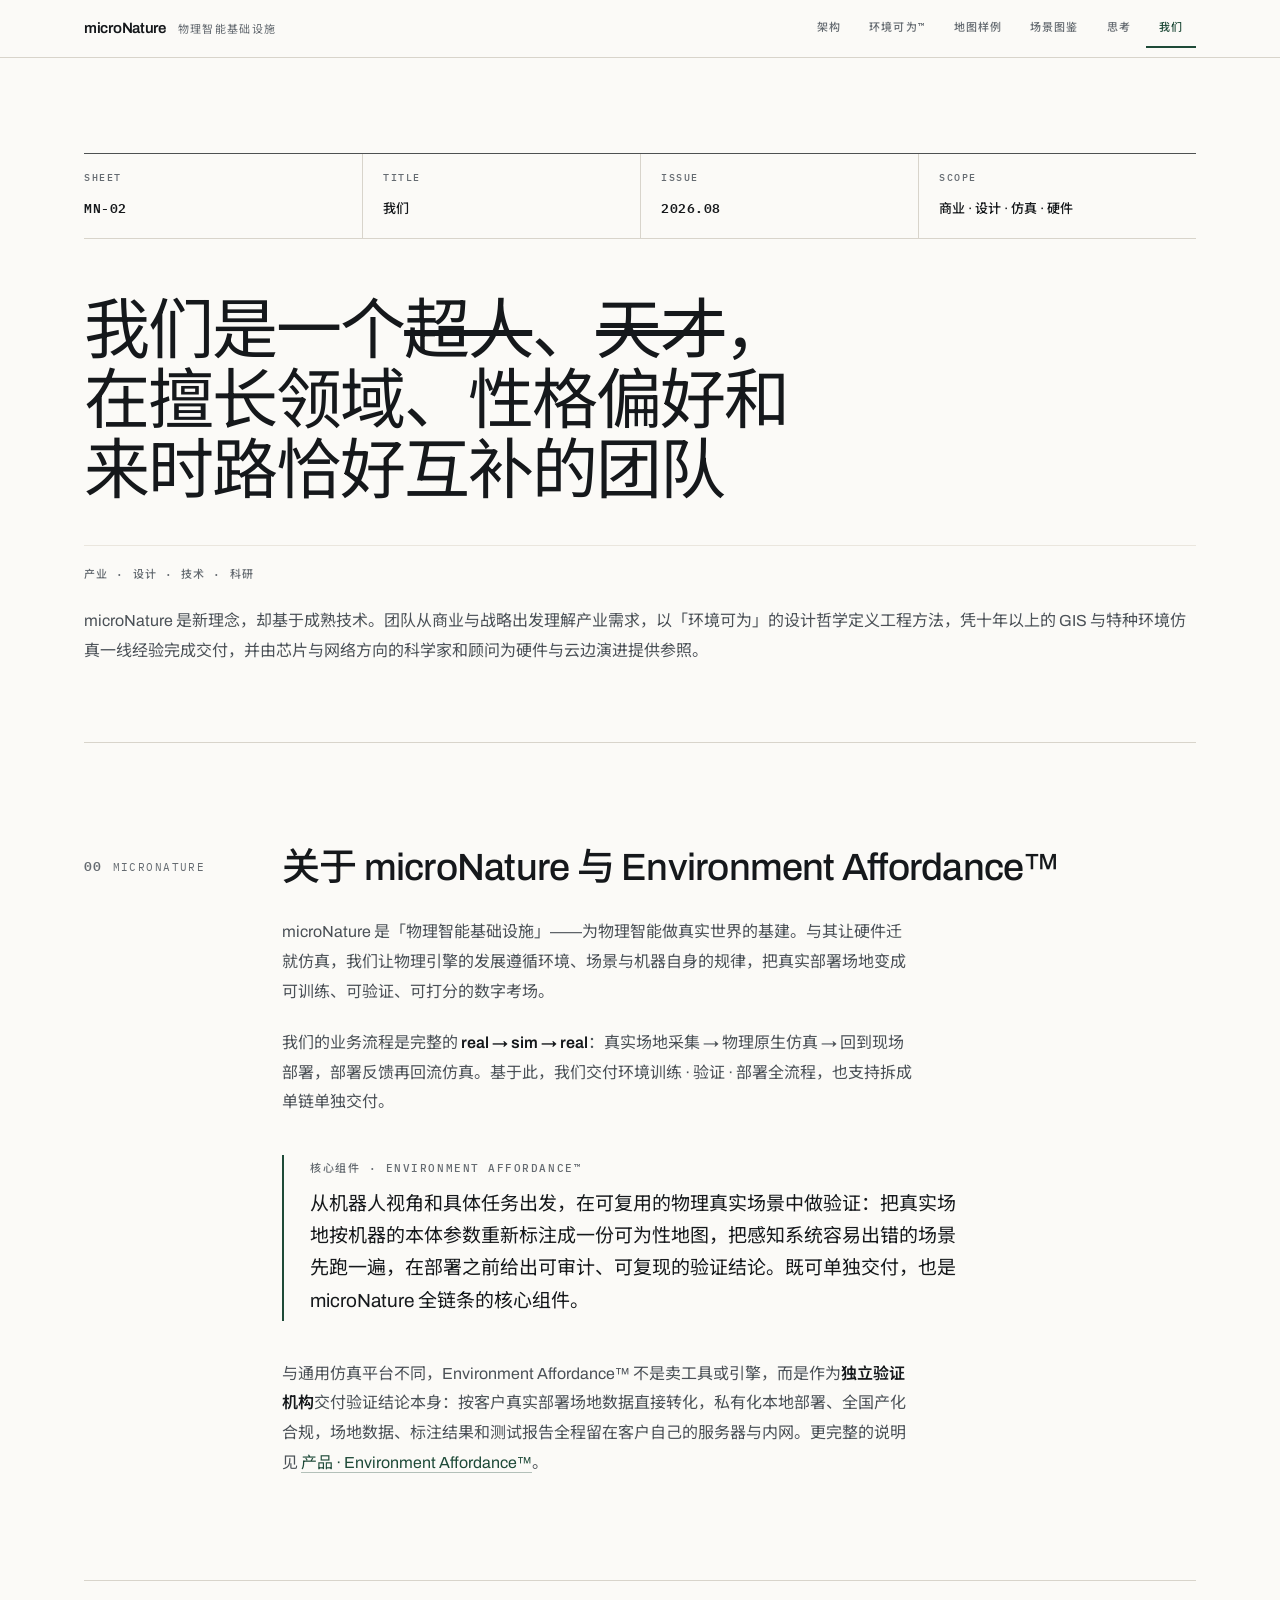
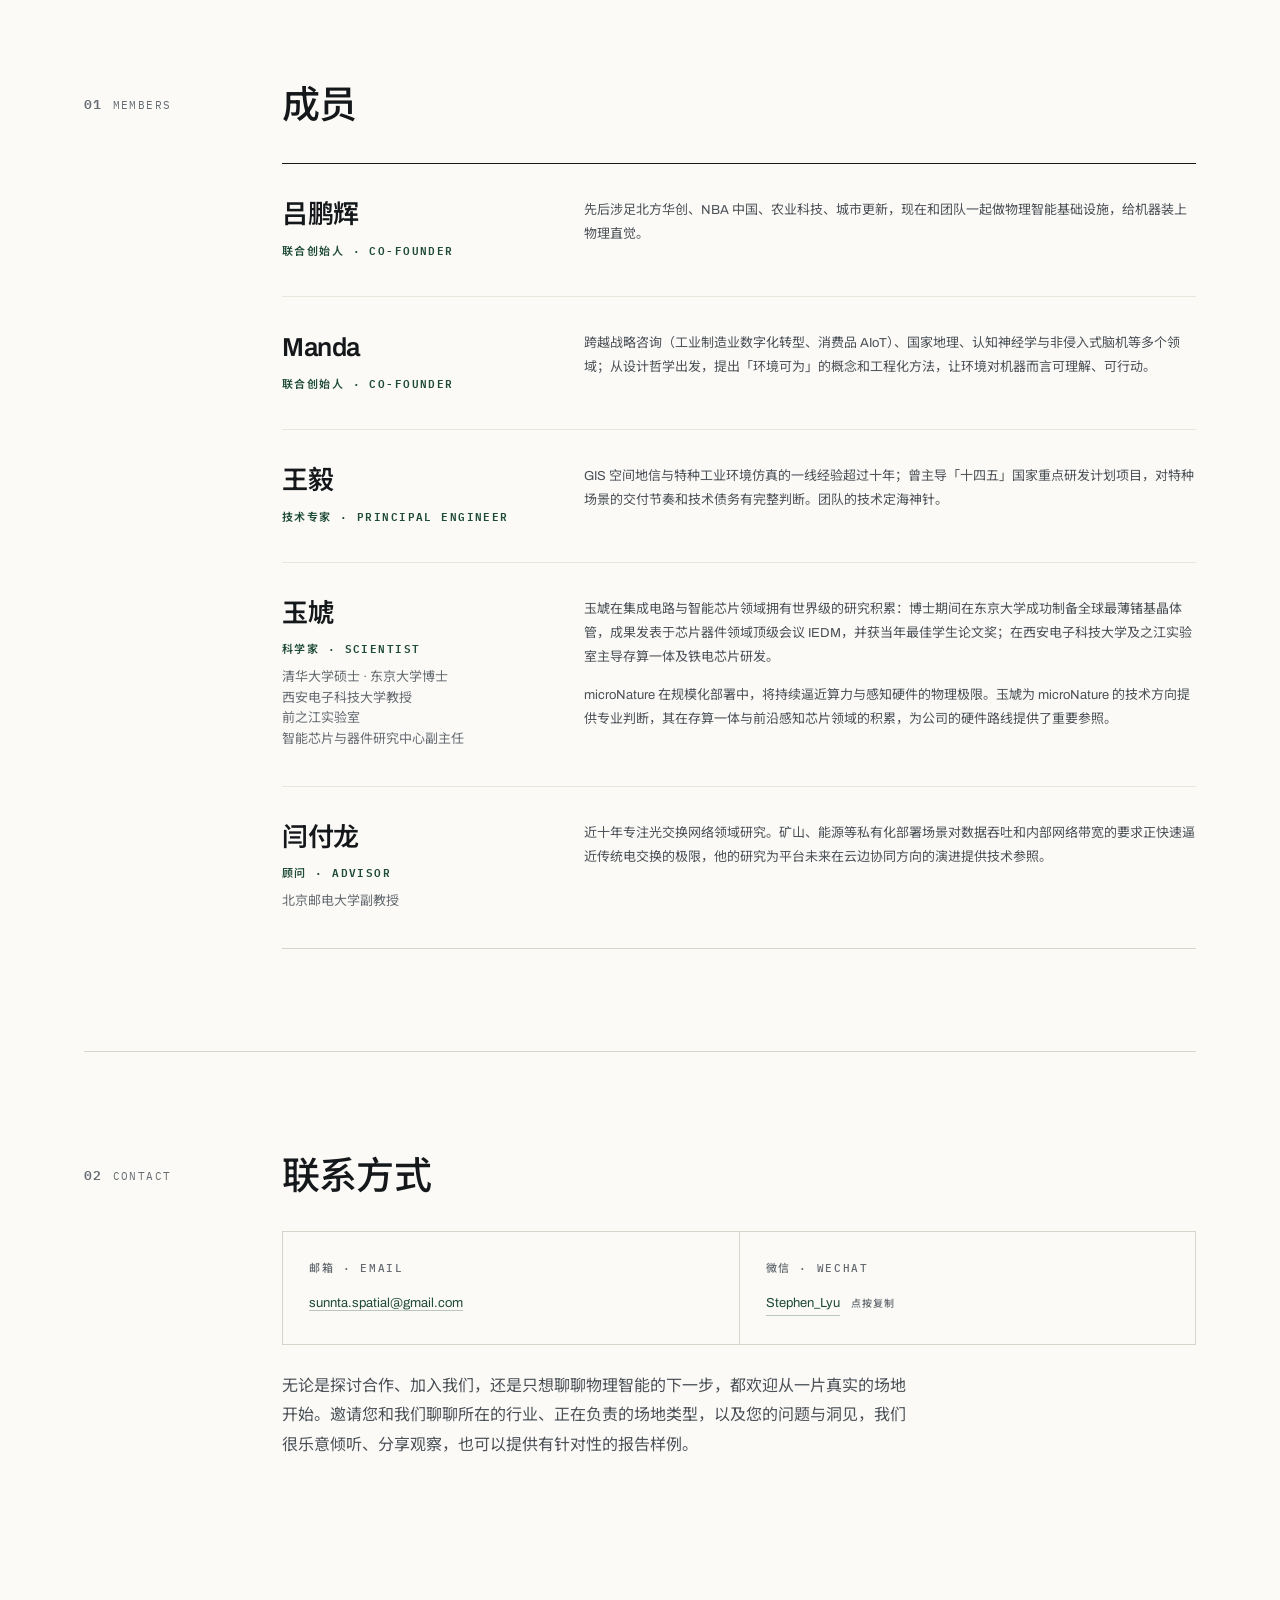
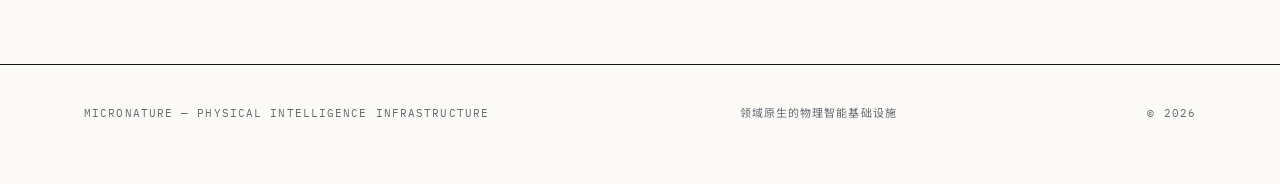
<file: about.html>
<!DOCTYPE html>
<html lang="zh-CN">
<head>
<meta charset="UTF-8">
<meta name="viewport" content="width=device-width, initial-scale=1">
<title>我们 — microNature · 物理智能基础设施</title>
<meta name="description" content="microNature 的成员与联系方式：覆盖商业判断、设计哲学、空间仿真到硬件极限的成建制队伍，全部经过真实产业交付。">
<link rel="preconnect" href="https://fonts.googleapis.com">
<link rel="preconnect" href="https://fonts.gstatic.com" crossorigin>
<link rel="stylesheet" href="https://fonts.googleapis.com/css2?family=Archivo:wght@400;500;600;700&family=IBM+Plex+Mono:wght@400;500;600&family=Noto+Sans+SC:wght@300;400;500;700&display=swap">
<link rel="stylesheet" href="site.css">
</head>
<body>

<nav class="nav" aria-label="站点导航">
  <div class="nav-in">
    <a class="nav-mark" href="index.html">microNature<span>物理智能基础设施</span></a>
    <span class="nav-here" aria-hidden="true"></span>
    <div class="nav-links">
      <a href="index.html">架构</a>
      <a href="environmentaffordance.html">环境可为™</a>
      <a href="map.html">地图样例</a>
      <a href="atlas.html">场景图鉴</a>
      <a href="insight.html">思考</a>
      <span class="cur" aria-current="page">我们</span>
    </div>
  </div>
</nav>

<main class="doc">

  <!-- ═══ HERO ═══ -->
  <header class="hero">
    <div class="tblock">
      <div class="tblock-cell"><span class="tblock-k">Sheet</span><span class="tblock-v">MN-02</span></div>
      <div class="tblock-cell"><span class="tblock-k">Title</span><span class="tblock-v cn">我们</span></div>
      <div class="tblock-cell"><span class="tblock-k">Issue</span><span class="tblock-v">2026.08</span></div>
      <div class="tblock-cell"><span class="tblock-k">Scope</span><span class="tblock-v cn">商业 · 设计 · 仿真 · 硬件</span></div>
    </div>

    <h1 class="h1">我们是一个<del>超人</del>、<del>天才</del>，在擅长领域、性格偏好和来时路恰好互补的团队</h1>


    <div class="hero-spec">
      <span>产业 · 设计 · 技术 · 科研</span>
    </div>

        <p class="p">microNature 是新理念，却基于成熟技术。团队从商业与战略出发理解产业需求，以「环境可为」的设计哲学定义工程方法，凭十年以上的 GIS 与特种环境仿真一线经验完成交付，并由芯片与网络方向的科学家和顾问为硬件与云边演进提供参照。</p>
  </header>

  <!-- ═══ 00 MICRONATURE & EA ═══ -->
  <section class="band" id="about-mn">
    <div class="rail"><span class="rail-num">00</span><span class="rail-en">microNature</span><span class="rail-tick"></span></div>
    <div class="col-wide">
      <h2 class="h2">关于 microNature 与 Environment Affordance™</h2>
      <div class="col">
        <p class="p">microNature 是「物理智能基础设施」——为物理智能做真实世界的基建。与其让硬件迁就仿真，我们让物理引擎的发展遵循环境、场景与机器自身的规律，把真实部署场地变成可训练、可验证、可打分的数字考场。</p>
        <p class="p">我们的业务流程是完整的 <strong>real → sim → real</strong>：真实场地采集 → 物理原生仿真 → 回到现场部署，部署反馈再回流仿真。基于此，我们交付环境训练 · 验证 · 部署全流程，也支持拆成单链单独交付。</p>
      </div>

      <div class="statement">
        <span class="mono">核心组件 · Environment Affordance™</span>
        从机器人视角和具体任务出发，在可复用的物理真实场景中做验证：把真实场地按机器的本体参数重新标注成一份可为性地图，把感知系统容易出错的场景先跑一遍，在部署之前给出可审计、可复现的验证结论。既可单独交付，也是 microNature 全链条的核心组件。
      </div>

      <div class="col">
        <p class="p">与通用仿真平台不同，Environment Affordance™ 不是卖工具或引擎，而是作为<strong>独立验证机构</strong>交付验证结论本身：按客户真实部署场地数据直接转化，私有化本地部署、全国产化合规，场地数据、标注结果和测试报告全程留在客户自己的服务器与内网。更完整的说明见 <a class="link" href="environmentaffordance.html">产品 · Environment Affordance™</a>。</p>
      </div>
    </div>
  </section>

  <!-- ═══ 01 MEMBERS ═══ -->
  <section class="band" id="team">
    <div class="rail"><span class="rail-num">01</span><span class="rail-en">Members</span><span class="rail-tick"></span></div>
    <div class="col-wide">
      <h2 class="h2">成员</h2>

      <div class="roster">

        <div class="person">
          <div>
            <div class="person-name">吕鹏辉</div>
            <span class="person-role">联合创始人 · Co-founder</span>
          </div>
          <div>
            <p>先后涉足北方华创、NBA 中国、农业科技、城市更新，现在和团队一起做物理智能基础设施，给机器装上物理直觉。</p>
          </div>
        </div>

        <div class="person">
          <div>
            <div class="person-name">Manda</div>
            <span class="person-role">联合创始人 · Co-founder</span>
          </div>
          <div>
            <p>跨越战略咨询（工业制造业数字化转型、消费品 AIoT）、国家地理、认知神经学与非侵入式脑机等多个领域；从设计哲学出发，提出「环境可为」的概念和工程化方法，让环境对机器而言可理解、可行动。</p>
          </div>
        </div>

        <div class="person">
          <div>
            <div class="person-name">王毅</div>
            <span class="person-role">技术专家 · Principal Engineer</span>
          </div>
          <div>
            <p>GIS 空间地信与特种工业环境仿真的一线经验超过十年；曾主导「十四五」国家重点研发计划项目，对特种场景的交付节奏和技术债务有完整判断。团队的技术定海神针。</p>
          </div>
        </div>

        <div class="person">
          <div>
            <div class="person-name">玉虓</div>
            <span class="person-role">科学家 · Scientist</span>
            <span class="person-cred">清华大学硕士 · 东京大学博士<br>西安电子科技大学教授<br>前之江实验室<br>智能芯片与器件研究中心副主任</span>
          </div>
          <div>
            <p>玉虓在集成电路与智能芯片领域拥有世界级的研究积累：博士期间在东京大学成功制备全球最薄锗基晶体管，成果发表于芯片器件领域顶级会议 IEDM，并获当年最佳学生论文奖；在西安电子科技大学及之江实验室主导存算一体及铁电芯片研发。</p>
            <p>microNature 在规模化部署中，将持续逼近算力与感知硬件的物理极限。玉虓为 microNature 的技术方向提供专业判断，其在存算一体与前沿感知芯片领域的积累，为公司的硬件路线提供了重要参照。</p>
          </div>
        </div>

        <div class="person">
          <div>
            <div class="person-name">闫付龙</div>
            <span class="person-role">顾问 · Advisor</span>
            <span class="person-cred">北京邮电大学副教授</span>
          </div>
          <div>
            <p>近十年专注光交换网络领域研究。矿山、能源等私有化部署场景对数据吞吐和内部网络带宽的要求正快速逼近传统电交换的极限，他的研究为平台未来在云边协同方向的演进提供技术参照。</p>
          </div>
        </div>

      </div>
    </div>
  </section>

  <!-- ═══ 02 CONTACT ═══ -->
  <section class="band" id="contact">
    <div class="rail"><span class="rail-num">02</span><span class="rail-en">Contact</span><span class="rail-tick"></span></div>
    <div class="col-wide">
      <h2 class="h2">联系方式</h2>
      <div class="contact-grid">
        <div class="contact-cell">
          <span class="eyebrow">邮箱 · Email</span>
          <p class="small"><a href="mailto:sunnta.spatial@gmail.com">sunnta.spatial@gmail.com</a></p>
        </div>
        <div class="contact-cell">
          <span class="eyebrow">微信 · WeChat</span>
          <p class="small"><button class="copy" type="button" data-copy="Stephen_Lyu" aria-label="复制微信号 Stephen_Lyu"><span class="copy-v">Stephen_Lyu</span><span class="copy-k" role="status">点按复制</span></button></p>
        </div>
      </div>
      <div class="col">
        <p class="p" style="margin-top:26px">无论是探讨合作、加入我们，还是只想聊聊物理智能的下一步，都欢迎从一片真实的场地开始。邀请您和我们聊聊所在的行业、正在负责的场地类型，以及您的问题与洞见，我们很乐意倾听、分享观察，也可以提供有针对性的报告样例。</p>
      </div>
    </div>
  </section>

</main>

<footer class="foot">
  <div class="doc">
    <div class="foot-line">
      <span>microNature — Physical Intelligence Infrastructure</span>
      <span>领域原生的物理智能基础设施</span>
      <span>© 2026</span>
    </div>
  </div>
</footer>

<script src="site.js" defer></script>
</body>
</html>
</file>
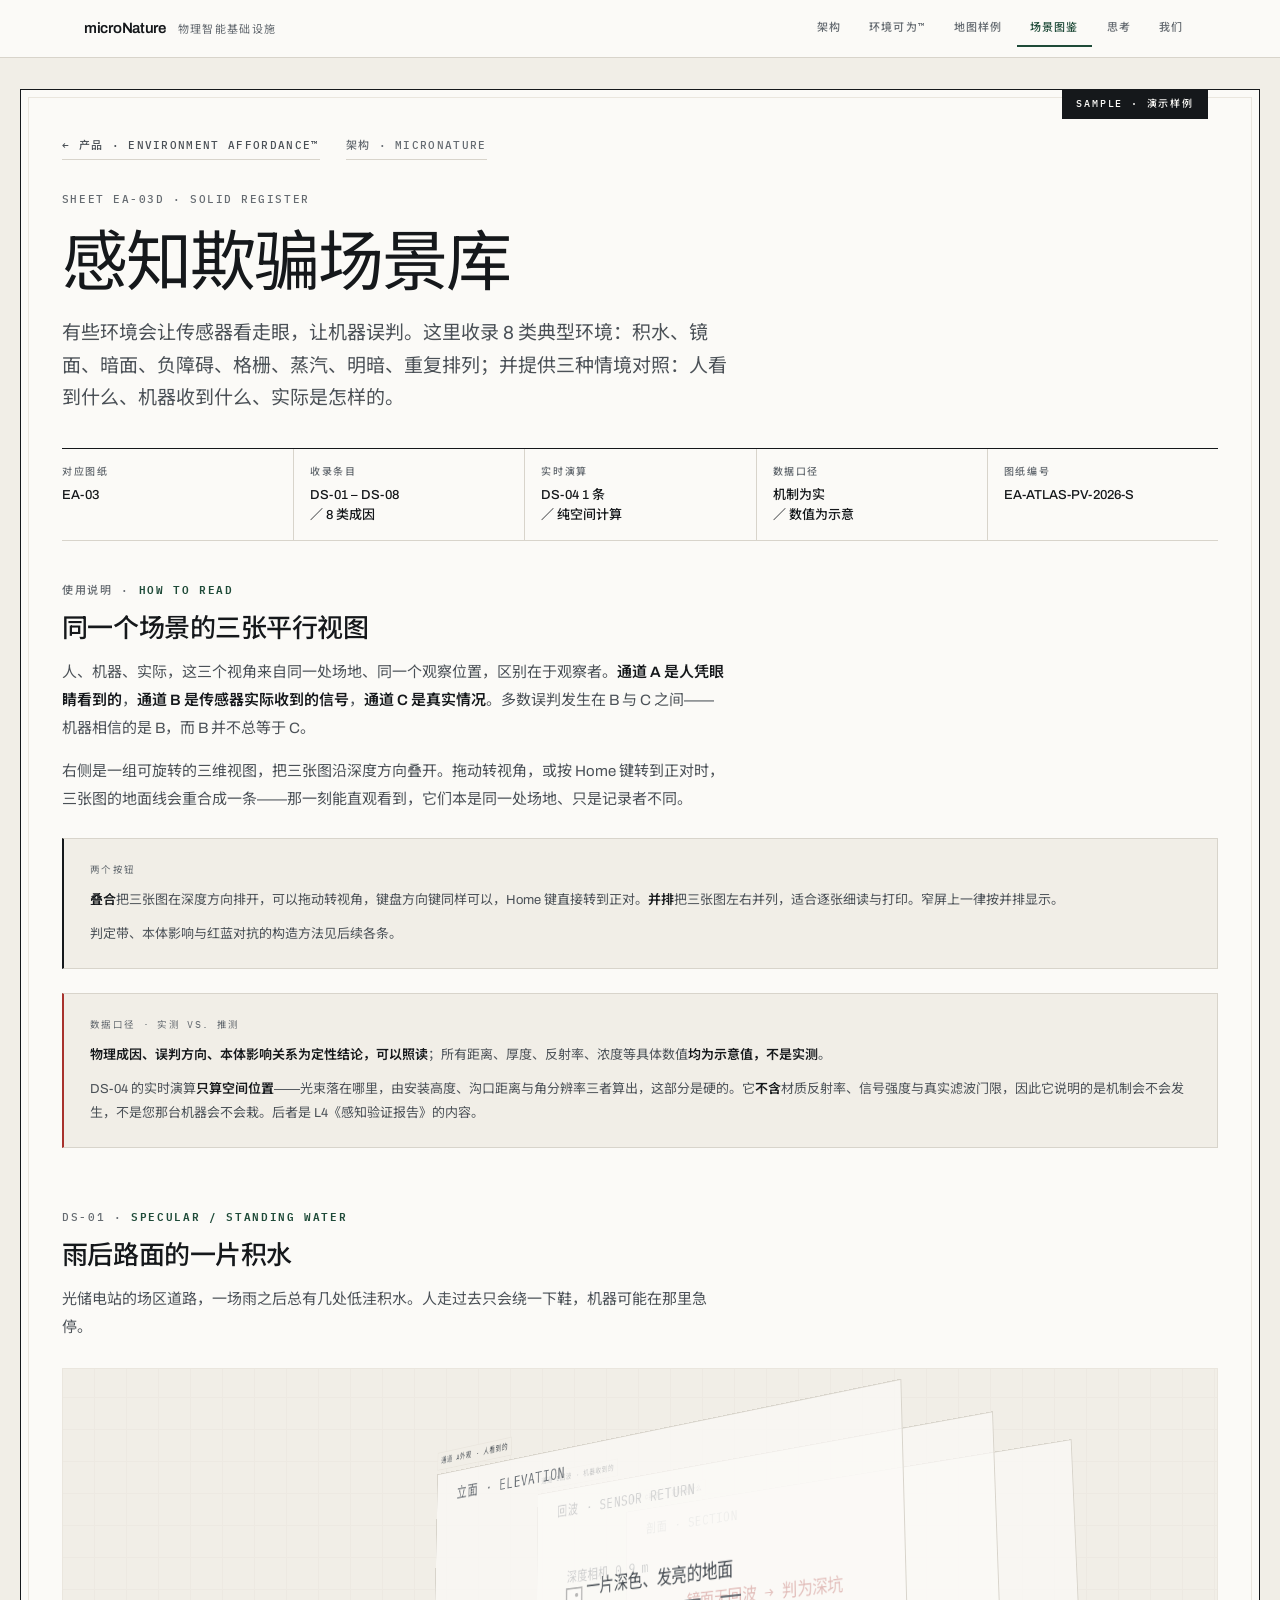
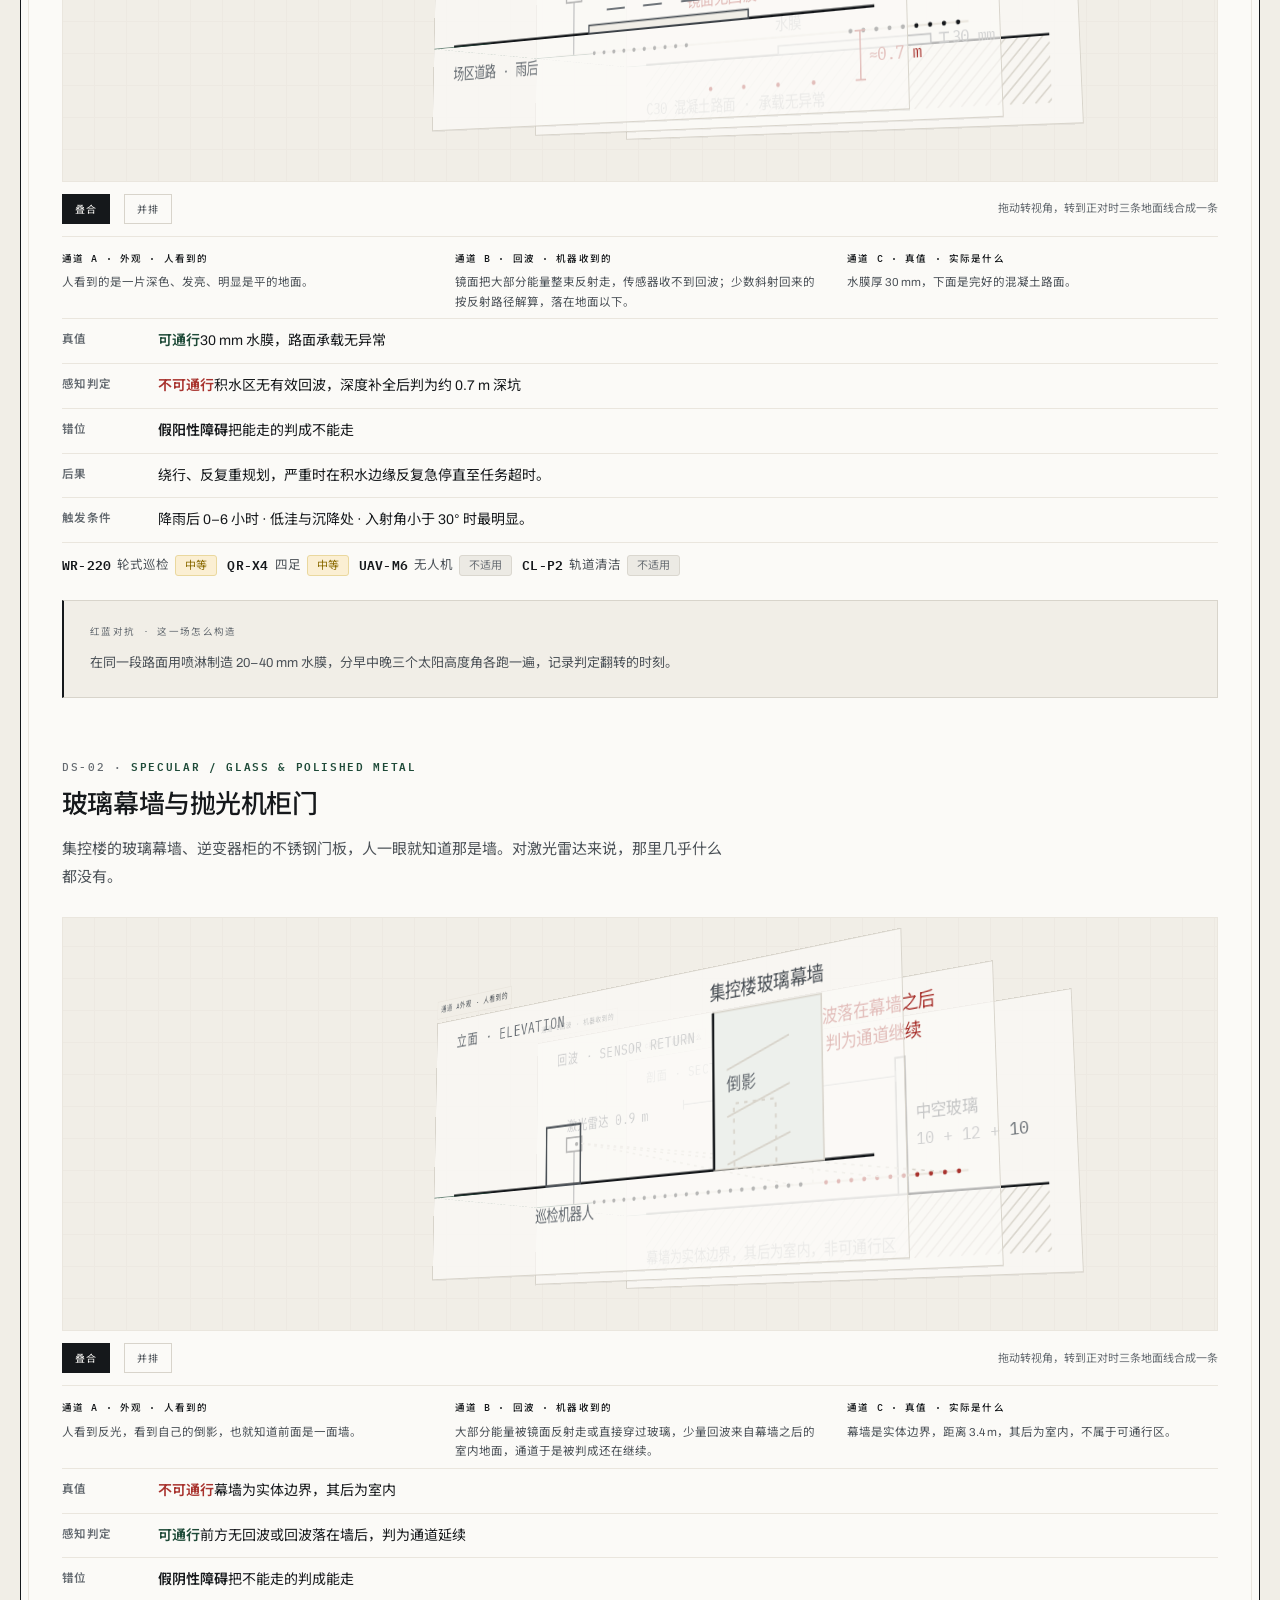
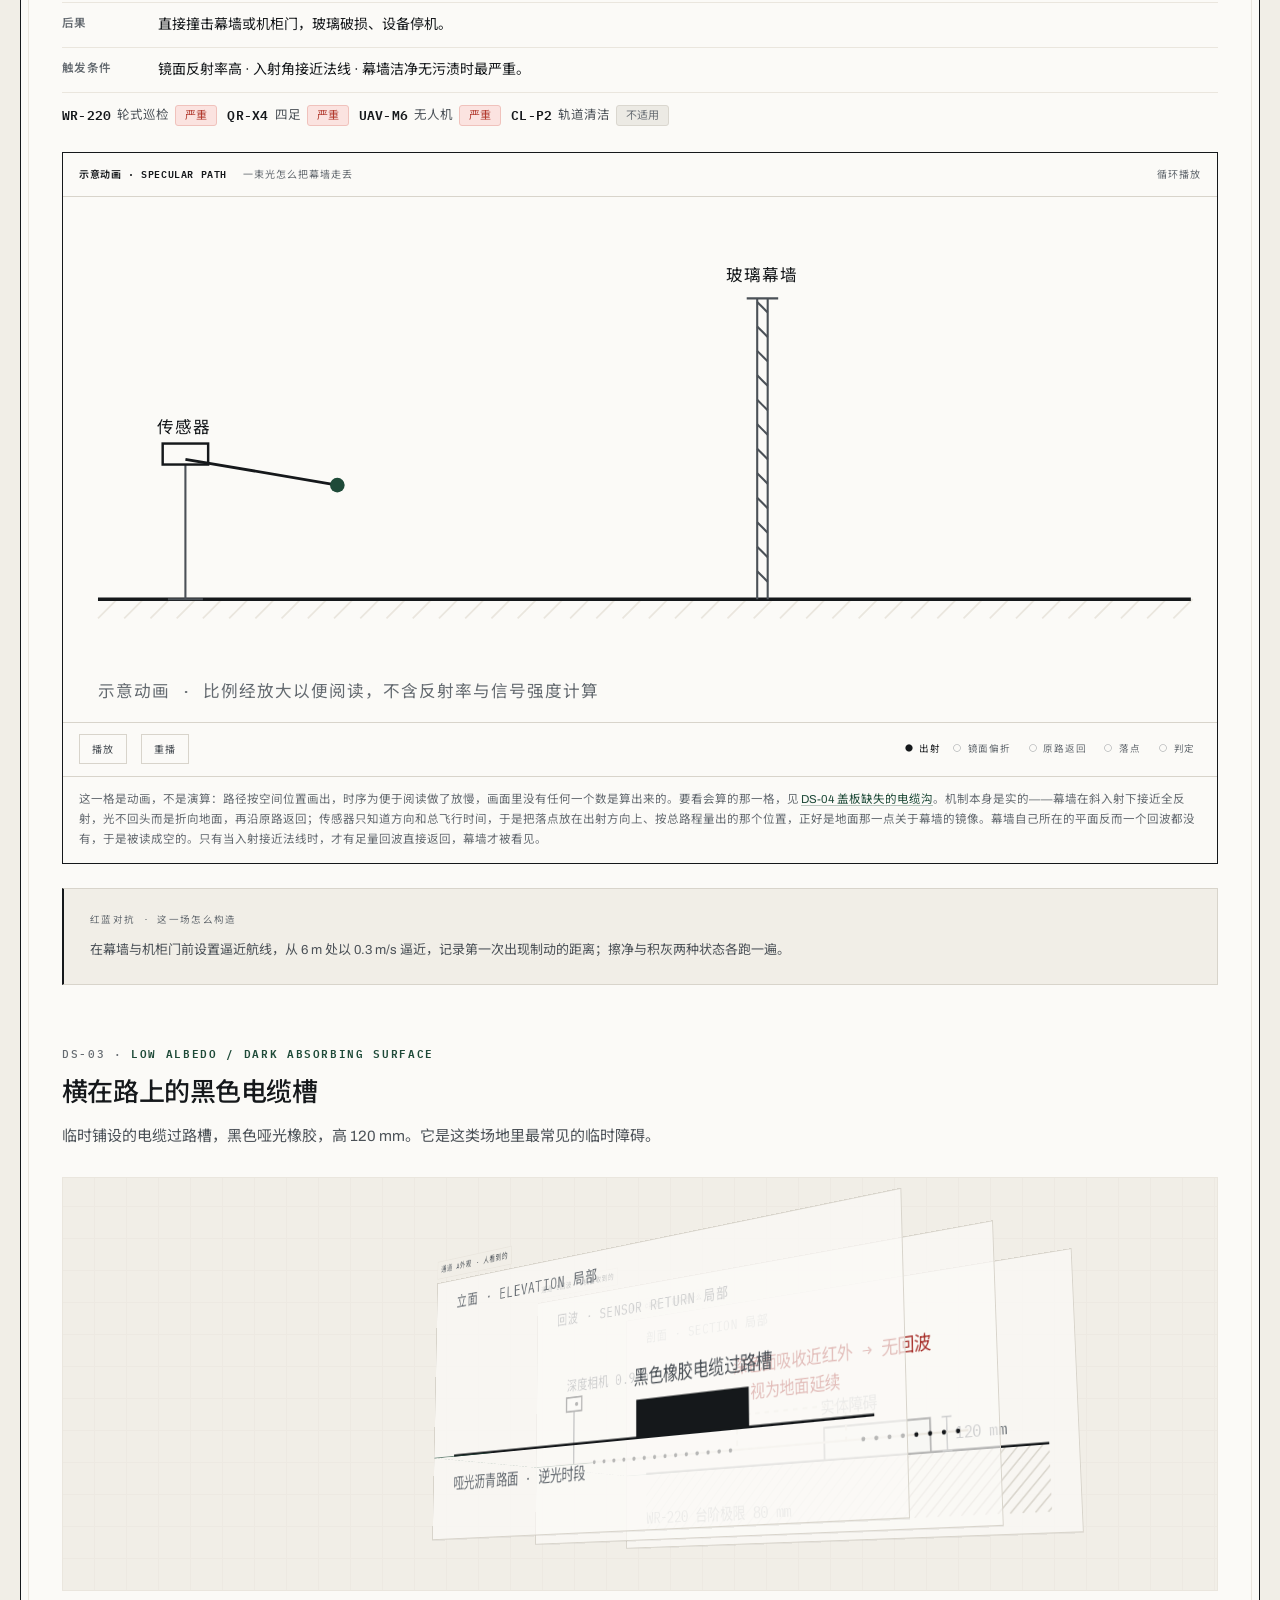
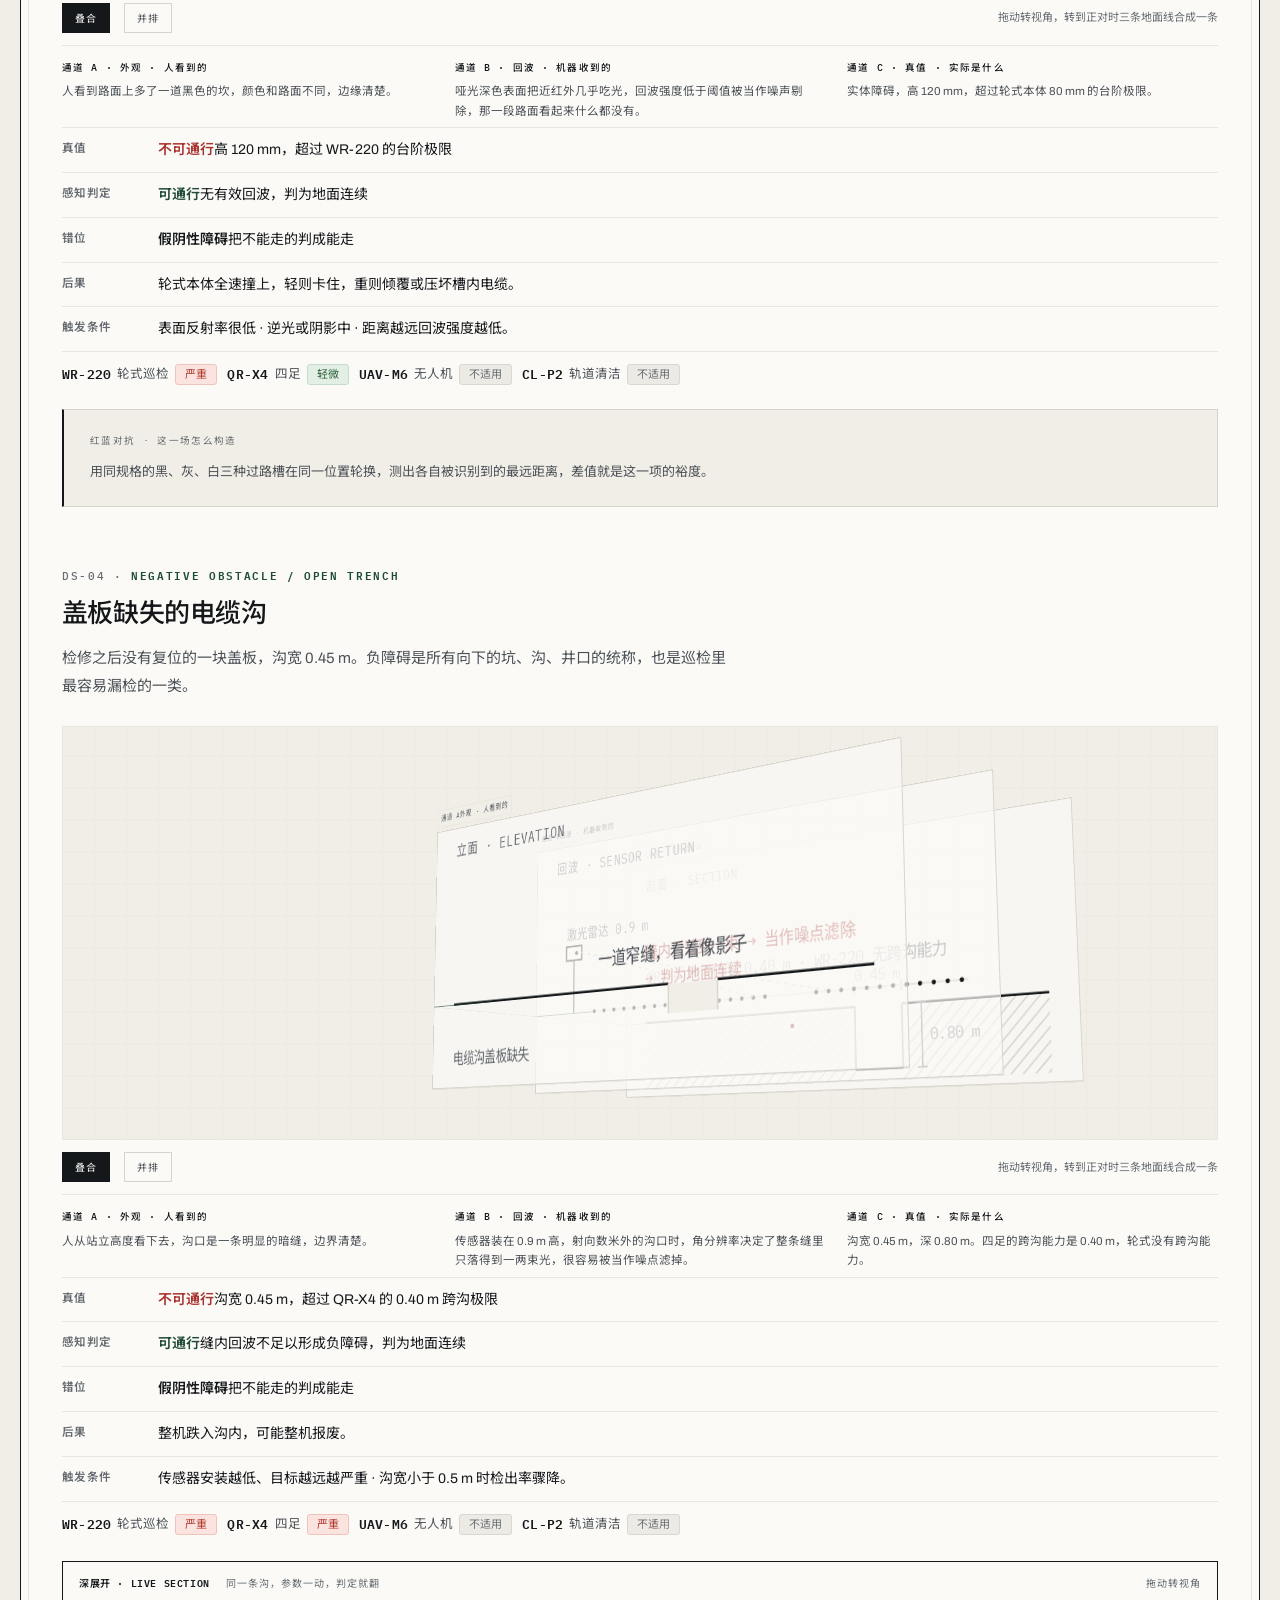
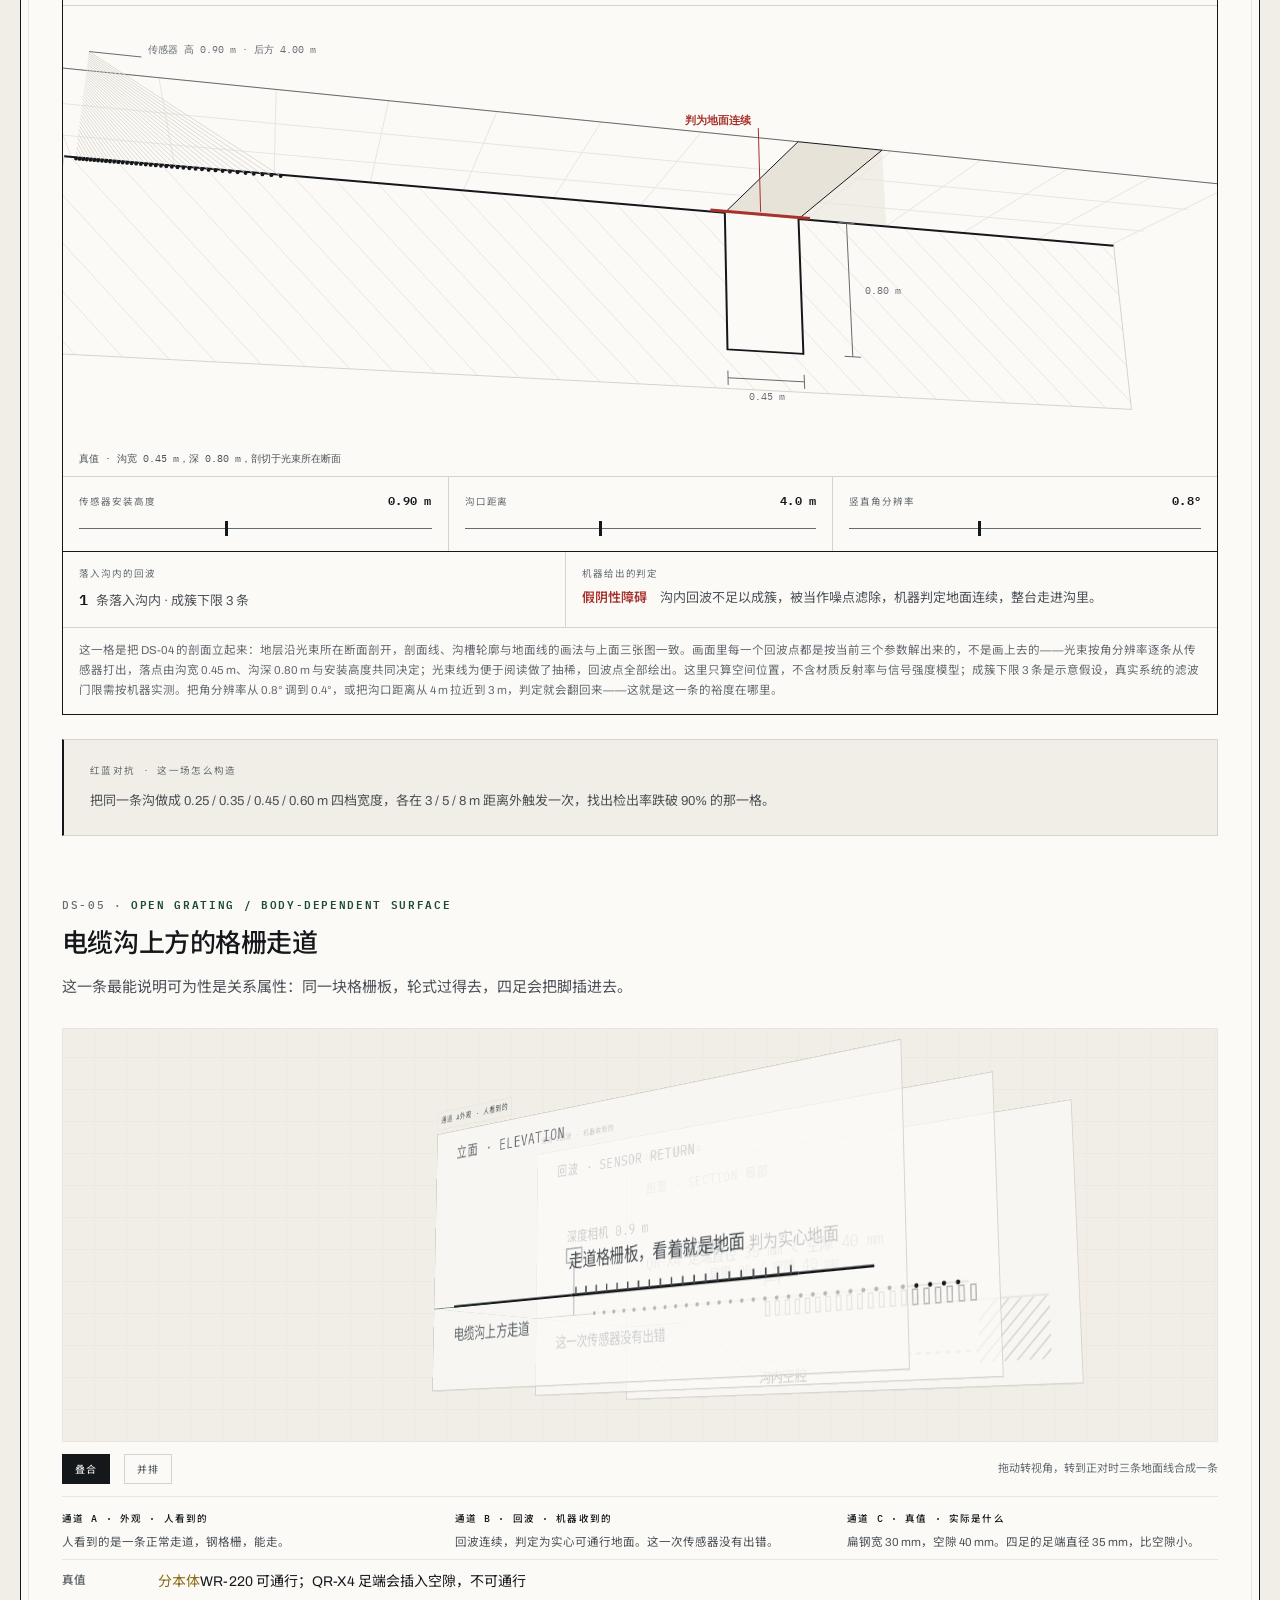
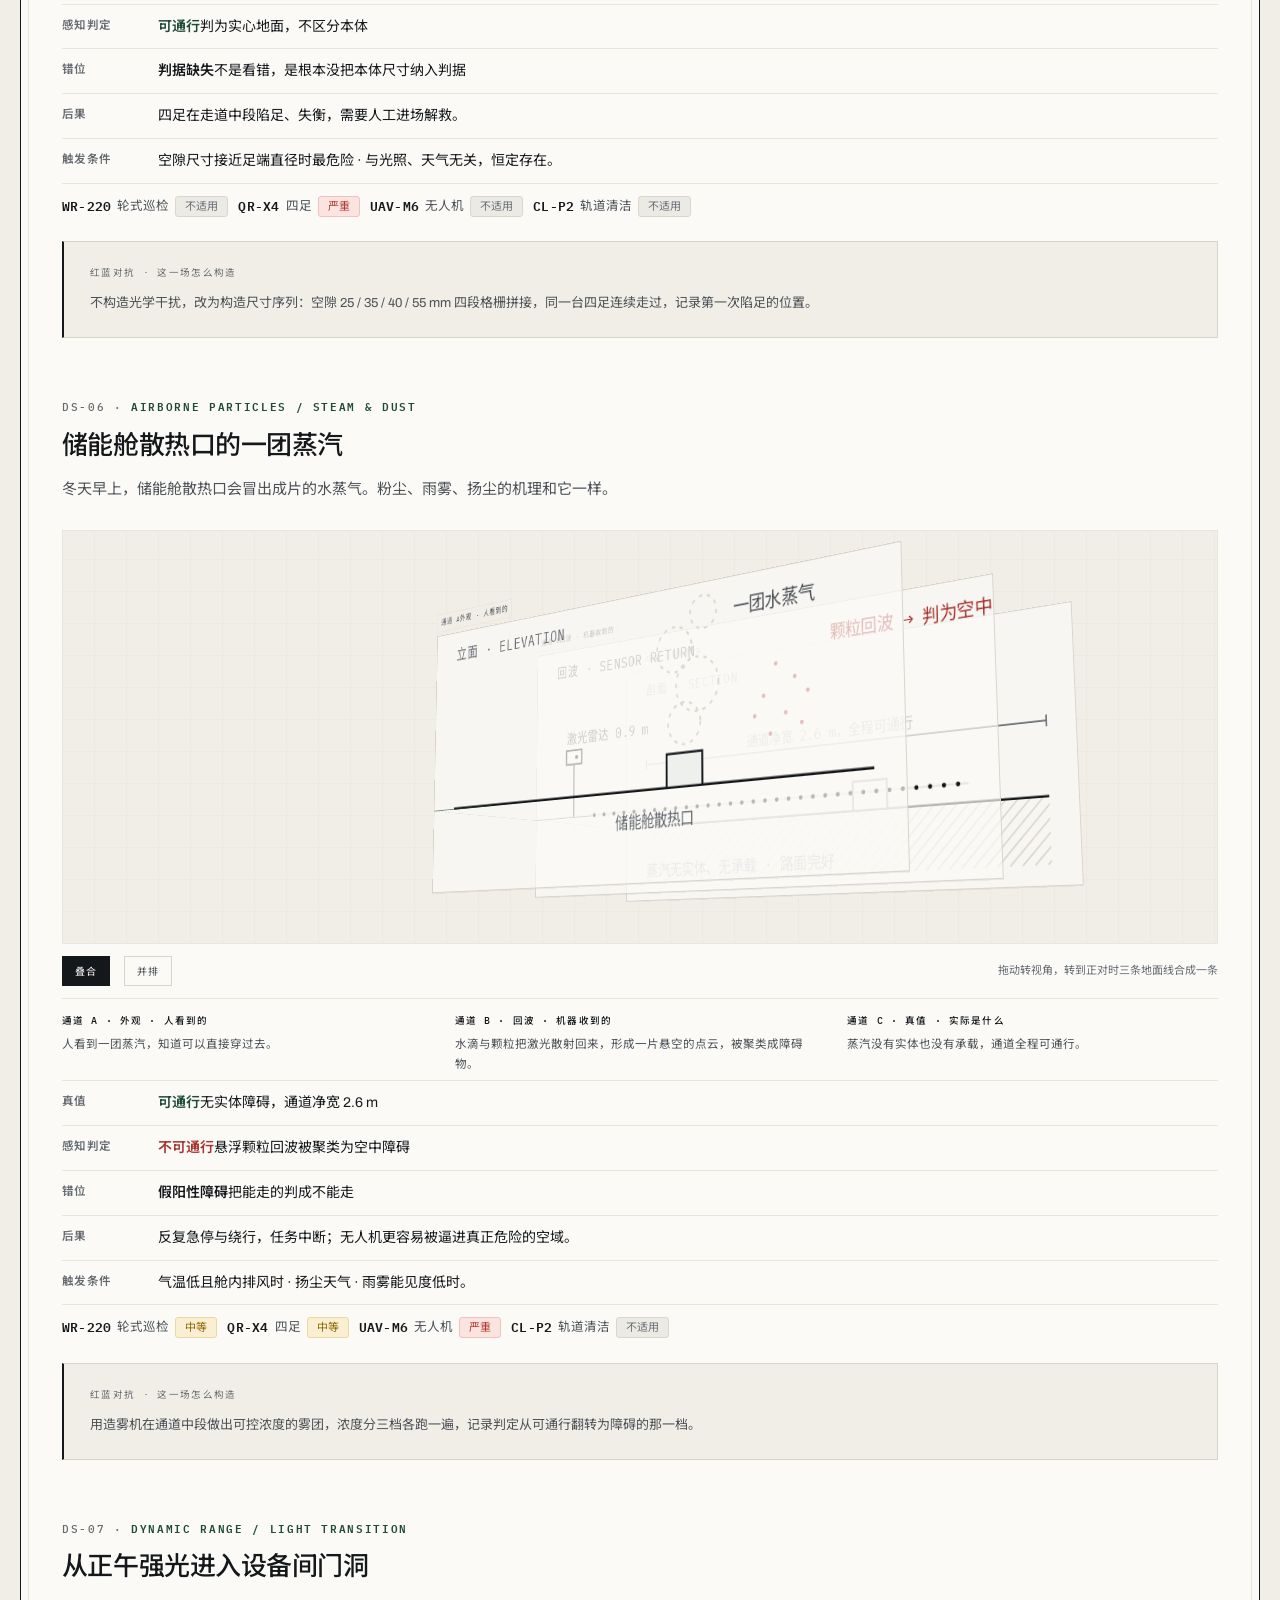
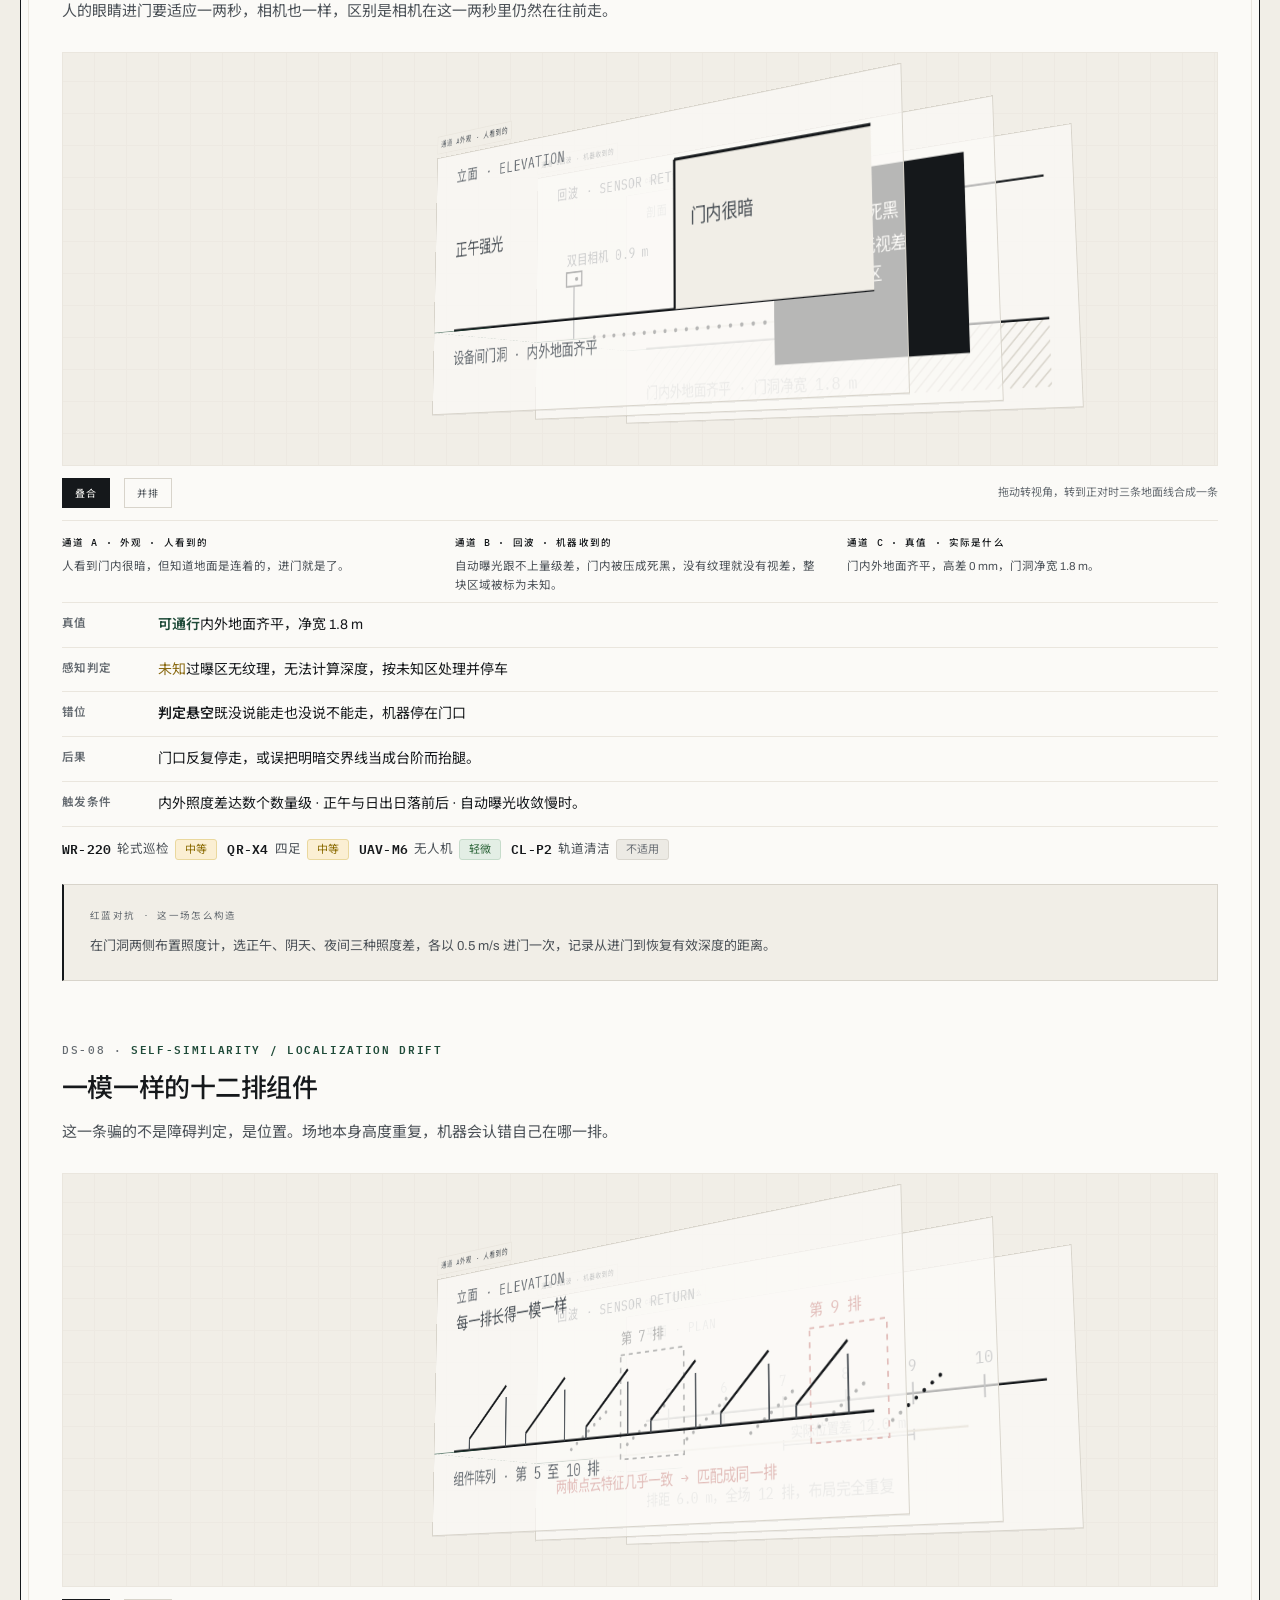
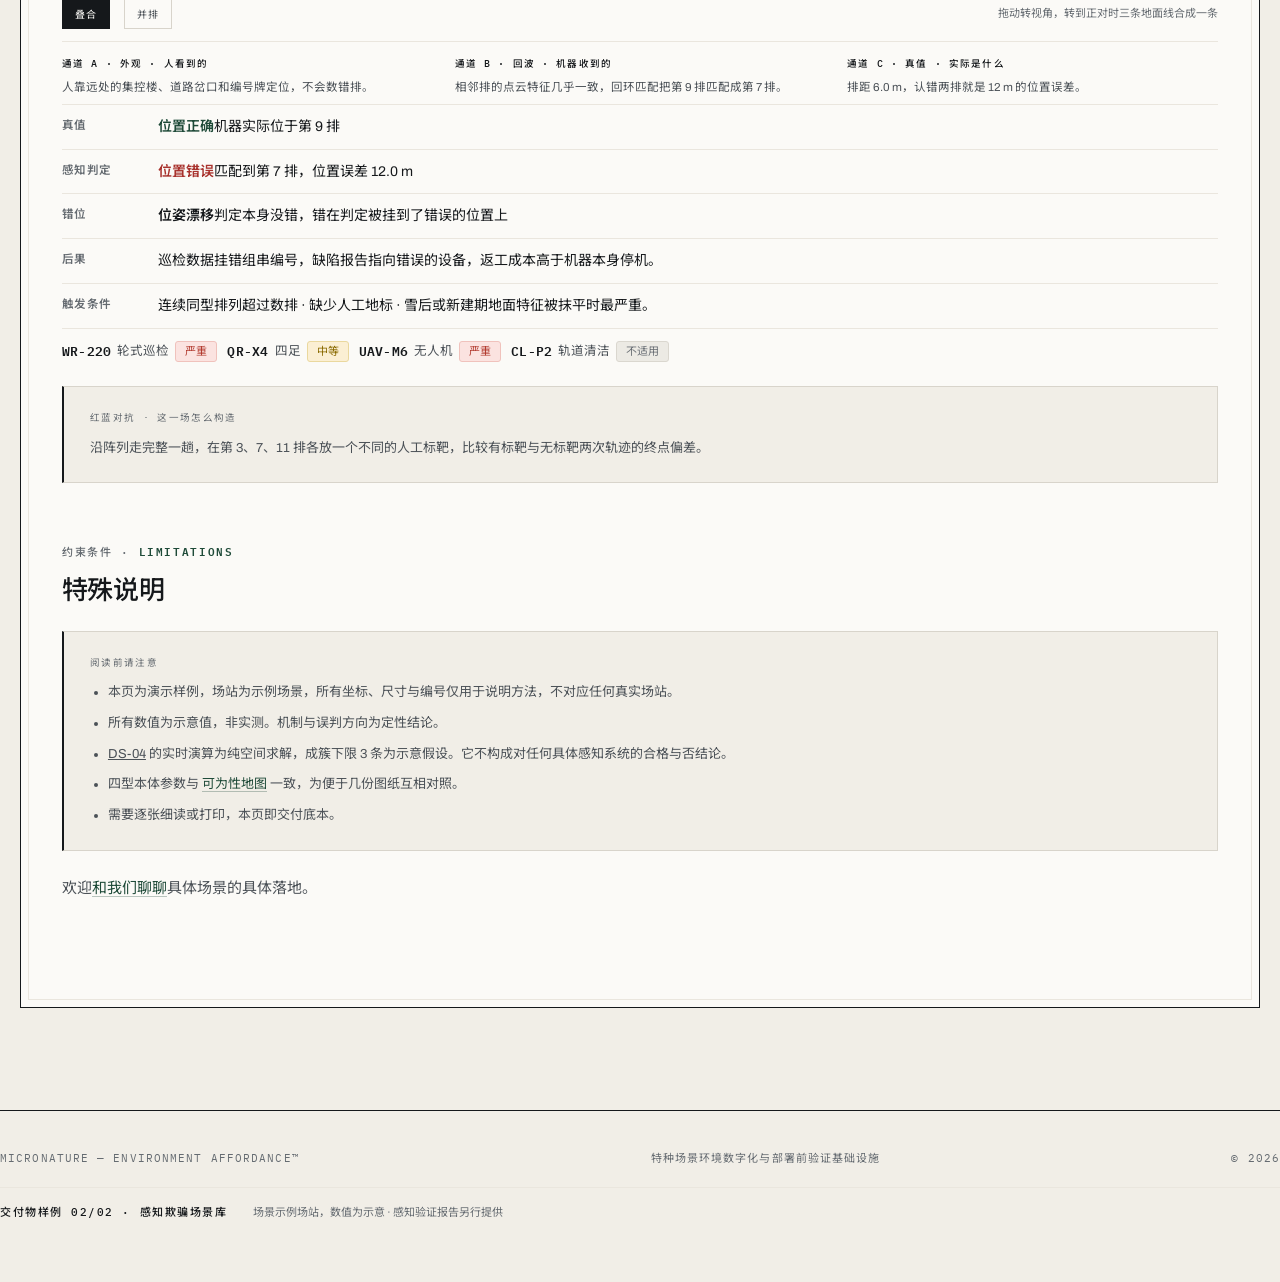
<file: atlas.html>
<!DOCTYPE html>
<html lang="zh-CN">
<head>
<meta charset="UTF-8">
<meta name="viewport" content="width=device-width, initial-scale=1">
<title>感知欺骗场景库 — microNature</title>
<meta name="description" content="Environment Affordance™ 交付物样例：八类感知欺骗场景，三张图叠在同一处场地上；DS-04 电缆沟可实时改参数，看判定在哪一档翻转。">
<link rel="preconnect" href="https://fonts.googleapis.com">
<link rel="preconnect" href="https://fonts.gstatic.com" crossorigin>
<link rel="stylesheet" href="https://fonts.googleapis.com/css2?family=Archivo:wght@400;500;600;700&family=IBM+Plex+Mono:wght@400;500;600&family=Noto+Sans+SC:wght@300;400;500;700&display=swap">
<link rel="stylesheet" href="site.css">
<link rel="stylesheet" href="demo.css">
<link rel="stylesheet" href="atlas-base.css">
<link rel="stylesheet" href="atlas.css">

<style>
.chips{ display:flex; flex-wrap:wrap; gap:8px 10px; margin:6px 0 2px }
.chip{ display:inline-flex; align-items:center; gap:6px; font-size:12.5px; line-height:1.7; color:var(--ink-2) }
.chip b{ font-family:var(--mono); font-weight:600; letter-spacing:.02em; color:var(--ink) }
.chip .lvl{ font-style:normal; font-size:11px; line-height:1.55; padding:1px 9px; border-radius:3px; border:1px solid transparent; white-space:nowrap }
.chip.mid .lvl{ background:#FBEFD3; color:#8A6A00; border-color:#EAD89E }
.chip.hi  .lvl{ background:#FBE3E0; color:#B23A2E; border-color:#F0C2BC }
.chip.lo  .lvl{ background:#E3EEE5; color:#356B41; border-color:#C6DCCB }
.chip.na  .lvl{ background:#ECEAE4; color:#6A6F75; border-color:#DAD7CF }
</style>
</head>
<body class="blueprint">

<nav class="nav" aria-label="站点导航">
  <div class="nav-in">
    <a class="nav-mark" href="index.html">microNature<span>物理智能基础设施</span></a>
    <div class="nav-links">
      <a href="index.html">架构</a>
      <a href="environmentaffordance.html">环境可为™</a>
      <a href="map.html">地图样例</a>
      <span class="cur" aria-current="page">场景图鉴</span>
      <a href="insight.html">思考</a>
      <a href="about.html">我们</a>
    </div>
  </div>
</nav>

<div class="sheet">
<div class="stamp">Sample · 演示样例</div>

<nav class="crumbs" aria-label="上级页面">
  <a class="crumb" href="environmentaffordance.html">← 产品 · Environment Affordance™</a>
  <a class="crumb parent" href="index.html">架构 · microNature</a>
</nav>

<header class="hd">
  <div class="mono" style="margin-bottom:20px">Sheet EA-03D · Solid Register</div>
  <h1>感知欺骗场景库</h1>
  <p class="sub">有些环境会让传感器看走眼，让机器误判。这里收录 8 类典型环境：积水、镜面、暗面、负障碍、格栅、蒸汽、明暗、重复排列；并提供三种情境对照：人看到什么、机器收到什么、实际是怎样的。</p>
  <div class="meta">
    <div><span class="k">对应图纸</span><span class="v">EA-03</span></div>
    <div><span class="k">收录条目</span><span class="v">DS-01 – DS-08<br>／ 8 类成因</span></div>
    <div><span class="k">实时演算</span><span class="v">DS-04 1 条<br>／ 纯空间计算</span></div>
    <div><span class="k">数据口径</span><span class="v">机制为实<br>／ 数值为示意</span></div>
    <div><span class="k">图纸编号</span><span class="v">EA-ATLAS-PV-2026-S</span></div>
  </div>
</header>

<!-- ══ 怎么读 ════════════════════════════════════════════════════ -->

<section class="sec">
  <span class="sec-no">使用说明 · <b>HOW TO READ</b></span>
  <h2 class="t">同一个场景的三张平行视图</h2>
  <p class="p">人、机器、实际，这三个视角来自同一处场地、同一个观察位置，区别在于观察者。<strong>通道 A 是人凭眼睛看到的</strong>，<strong>通道 B 是传感器实际收到的信号</strong>，<strong>通道 C 是真实情况</strong>。多数误判发生在 B 与 C 之间——机器相信的是 B，而 B 并不总等于 C。</p>
  <p class="p">右侧是一组可旋转的三维视图，把三张图沿深度方向叠开。拖动转视角，或按 Home 键转到正对时，三张图的地面线会重合成一条——那一刻能直观看到，它们本是同一处场地、只是记录者不同。</p>
  <div class="note">
    <div class="h">两个按钮</div>
    <p><strong>叠合</strong>把三张图在深度方向排开，可以拖动转视角，键盘方向键同样可以，Home 键直接转到正对。<strong>并排</strong>把三张图左右并列，适合逐张细读与打印。窄屏上一律按并排显示。</p>
    <p>判定带、本体影响与红蓝对抗的构造方法见后续各条。</p>
  </div>
  <div class="note warn">
    <div class="h">数据口径 · 实测 vs. 推测</div>
    <p><strong>物理成因、误判方向、本体影响关系为定性结论，可以照读</strong>；所有距离、厚度、反射率、浓度等具体数值<strong>均为示意值，不是实测</strong>。</p>
    <p>DS-04 的实时演算<strong>只算空间位置</strong>——光束落在哪里，由安装高度、沟口距离与角分辨率三者算出，这部分是硬的。它<strong>不含</strong>材质反射率、信号强度与真实滤波门限，因此它说明的是机制会不会发生，不是您那台机器会不会栽。后者是 L4《感知验证报告》的内容。</p>
  </div>
</section>

<!-- ══ 条目 ══════════════════════════════════════════════════════ -->

<section class="sec ds" id="ds-01">
  <span class="sec-no">DS-01 · <b>SPECULAR / STANDING WATER</b></span>
  <h2 class="t">雨后路面的一片积水</h2>
  <p class="p">光储电站的场区道路，一场雨之后总有几处低洼积水。人走过去只会绕一下鞋，机器可能在那里急停。</p>

  <div class="stk" data-stk>
    <div class="stk-stage">
      <div class="stk-view" style="--depth:320px" tabindex="0" role="group" aria-label="雨后路面的一片积水 · 三张图叠合，可拖动转视角">
        <div class="stk-p" style="--z:0px"><div class="k">通道 A<b>外观 · 人看到的</b></div><div class="stk-g"></div><svg viewBox="0 0 300 140" xmlns="http://www.w3.org/2000/svg" role="img"><text x="16" y="15" font-size="8" text-anchor="start" fill="var(--ink-3)" font-family="var(--mono)" letter-spacing=".06em">立面 · ELEVATION</text><line x1="16" y1="96" x2="284" y2="96" stroke="var(--ink)" stroke-width="1.2"/><rect x="116" y="92" width="100" height="4" fill="var(--ground)" stroke="var(--ink-2)" stroke-width="0.8"/><line x1="128" y1="85" x2="140" y2="85" stroke="var(--ink-3)" stroke-width="0.9"/><line x1="152" y1="85" x2="164" y2="85" stroke="var(--ink-3)" stroke-width="0.9"/><line x1="176" y1="85" x2="188" y2="85" stroke="var(--ink-3)" stroke-width="0.9"/><line x1="200" y1="85" x2="212" y2="85" stroke="var(--ink-3)" stroke-width="0.9"/><text x="114" y="76" font-size="9.5" text-anchor="start" fill="var(--ink-2)" font-family="var(--mono)">一片深色、发亮的地面</text><text x="16" y="114" font-size="8.5" text-anchor="start" fill="var(--ink-3)" font-family="var(--mono)">场区道路 · 雨后</text></svg></div>
        <div class="stk-p" style="--z:-160px"><div class="k">通道 B<b>回波 · 机器收到的</b></div><div class="stk-g"></div><svg viewBox="0 0 300 140" xmlns="http://www.w3.org/2000/svg" role="img"><text x="16" y="15" font-size="8" text-anchor="start" fill="var(--ink-3)" font-family="var(--mono)" letter-spacing=".06em">回波 · SENSOR RETURN</text><line x1="16" y1="96" x2="284" y2="96" stroke="var(--rule-2)" stroke-width="1"/><line x1="30" y1="96" x2="30" y2="66" stroke="var(--ink-2)" stroke-width="1"/><rect x="24" y="58" width="12" height="8" fill="var(--paper)" stroke="var(--ink)" stroke-width="1"/><circle cx="32" cy="62" r="1.2" fill="var(--ink)"/><text x="24" y="54" font-size="8" text-anchor="start" fill="var(--ink-3)" font-family="var(--mono)">深度相机 0.9 m</text><circle cx="46" cy="96" r="1.15" fill="var(--ink)"/><circle cx="53.5" cy="96" r="1.15" fill="var(--ink)"/><circle cx="61" cy="96" r="1.15" fill="var(--ink)"/><circle cx="68.5" cy="96" r="1.15" fill="var(--ink)"/><circle cx="76" cy="96" r="1.15" fill="var(--ink)"/><circle cx="83.5" cy="96" r="1.15" fill="var(--ink)"/><circle cx="91" cy="96" r="1.15" fill="var(--ink)"/><circle cx="98.5" cy="96" r="1.15" fill="var(--ink)"/><circle cx="106" cy="96" r="1.15" fill="var(--ink)"/><circle cx="113.5" cy="96" r="1.15" fill="var(--ink)"/><circle cx="218.5" cy="96" r="1.15" fill="var(--ink)"/><circle cx="226" cy="96" r="1.15" fill="var(--ink)"/><circle cx="233.5" cy="96" r="1.15" fill="var(--ink)"/><circle cx="241" cy="96" r="1.15" fill="var(--ink)"/><circle cx="248.5" cy="96" r="1.15" fill="var(--ink)"/><circle cx="256" cy="96" r="1.15" fill="var(--ink)"/><circle cx="263.5" cy="96" r="1.15" fill="var(--ink)"/><circle cx="271" cy="96" r="1.15" fill="var(--ink)"/><circle cx="278.5" cy="96" r="1.15" fill="var(--ink)"/><line x1="116" y1="96" x2="216" y2="96" stroke="var(--rule-2)" stroke-width="1" stroke-dasharray="3 3"/><circle cx="130" cy="120" r="1.15" fill="var(--alarm)"/><circle cx="152" cy="120" r="1.15" fill="var(--alarm)"/><circle cx="174" cy="120" r="1.15" fill="var(--alarm)"/><circle cx="196" cy="120" r="1.15" fill="var(--alarm)"/><line x1="224" y1="96" x2="224" y2="120" stroke="var(--alarm)" stroke-width="0.8"/><line x1="221" y1="96" x2="227" y2="96" stroke="var(--alarm)" stroke-width="0.8"/><line x1="221" y1="120" x2="227" y2="120" stroke="var(--alarm)" stroke-width="0.8"/><text x="229" y="111" font-size="8.5" text-anchor="start" fill="var(--alarm)" font-family="var(--mono)">≈0.7 m</text><text x="114" y="76" font-size="9.5" text-anchor="start" fill="var(--alarm)" font-family="var(--mono)">镜面无回波 → 判为深坑</text></svg></div>
        <div class="stk-p" style="--z:-320px"><div class="k">通道 C<b>真值 · 实际是什么</b></div><div class="stk-g"></div><div class="stk-tie"></div><svg viewBox="0 0 300 140" xmlns="http://www.w3.org/2000/svg" role="img"><text x="16" y="15" font-size="8" text-anchor="start" fill="var(--ink-3)" font-family="var(--mono)" letter-spacing=".06em">剖面 · SECTION</text><defs><clipPath id="hx1"><rect x="16" y="96" width="268" height="34"/></clipPath></defs><g clip-path="url(#hx1)"><line x1="-5" y1="130" x2="29" y2="96" stroke="var(--rule)" stroke-width="0.8"/><line x1="2" y1="130" x2="36" y2="96" stroke="var(--rule)" stroke-width="0.8"/><line x1="9" y1="130" x2="43" y2="96" stroke="var(--rule)" stroke-width="0.8"/><line x1="16" y1="130" x2="50" y2="96" stroke="var(--rule)" stroke-width="0.8"/><line x1="23" y1="130" x2="57" y2="96" stroke="var(--rule)" stroke-width="0.8"/><line x1="30" y1="130" x2="64" y2="96" stroke="var(--rule)" stroke-width="0.8"/><line x1="37" y1="130" x2="71" y2="96" stroke="var(--rule)" stroke-width="0.8"/><line x1="44" y1="130" x2="78" y2="96" stroke="var(--rule)" stroke-width="0.8"/><line x1="51" y1="130" x2="85" y2="96" stroke="var(--rule)" stroke-width="0.8"/><line x1="58" y1="130" x2="92" y2="96" stroke="var(--rule)" stroke-width="0.8"/><line x1="65" y1="130" x2="99" y2="96" stroke="var(--rule)" stroke-width="0.8"/><line x1="72" y1="130" x2="106" y2="96" stroke="var(--rule)" stroke-width="0.8"/><line x1="79" y1="130" x2="113" y2="96" stroke="var(--rule)" stroke-width="0.8"/><line x1="86" y1="130" x2="120" y2="96" stroke="var(--rule)" stroke-width="0.8"/><line x1="93" y1="130" x2="127" y2="96" stroke="var(--rule)" stroke-width="0.8"/><line x1="100" y1="130" x2="134" y2="96" stroke="var(--rule)" stroke-width="0.8"/><line x1="107" y1="130" x2="141" y2="96" stroke="var(--rule)" stroke-width="0.8"/><line x1="114" y1="130" x2="148" y2="96" stroke="var(--rule)" stroke-width="0.8"/><line x1="121" y1="130" x2="155" y2="96" stroke="var(--rule)" stroke-width="0.8"/><line x1="128" y1="130" x2="162" y2="96" stroke="var(--rule)" stroke-width="0.8"/><line x1="135" y1="130" x2="169" y2="96" stroke="var(--rule)" stroke-width="0.8"/><line x1="142" y1="130" x2="176" y2="96" stroke="var(--rule)" stroke-width="0.8"/><line x1="149" y1="130" x2="183" y2="96" stroke="var(--rule)" stroke-width="0.8"/><line x1="156" y1="130" x2="190" y2="96" stroke="var(--rule)" stroke-width="0.8"/><line x1="163" y1="130" x2="197" y2="96" stroke="var(--rule)" stroke-width="0.8"/><line x1="170" y1="130" x2="204" y2="96" stroke="var(--rule)" stroke-width="0.8"/><line x1="177" y1="130" x2="211" y2="96" stroke="var(--rule)" stroke-width="0.8"/><line x1="184" y1="130" x2="218" y2="96" stroke="var(--rule)" stroke-width="0.8"/><line x1="191" y1="130" x2="225" y2="96" stroke="var(--rule)" stroke-width="0.8"/><line x1="198" y1="130" x2="232" y2="96" stroke="var(--rule)" stroke-width="0.8"/><line x1="205" y1="130" x2="239" y2="96" stroke="var(--rule)" stroke-width="0.8"/><line x1="212" y1="130" x2="246" y2="96" stroke="var(--rule)" stroke-width="0.8"/><line x1="219" y1="130" x2="253" y2="96" stroke="var(--rule)" stroke-width="0.8"/><line x1="226" y1="130" x2="260" y2="96" stroke="var(--rule)" stroke-width="0.8"/><line x1="233" y1="130" x2="267" y2="96" stroke="var(--rule)" stroke-width="0.8"/><line x1="240" y1="130" x2="274" y2="96" stroke="var(--rule)" stroke-width="0.8"/><line x1="247" y1="130" x2="281" y2="96" stroke="var(--rule)" stroke-width="0.8"/><line x1="254" y1="130" x2="288" y2="96" stroke="var(--rule)" stroke-width="0.8"/><line x1="261" y1="130" x2="295" y2="96" stroke="var(--rule)" stroke-width="0.8"/><line x1="268" y1="130" x2="302" y2="96" stroke="var(--rule)" stroke-width="0.8"/><line x1="275" y1="130" x2="309" y2="96" stroke="var(--rule)" stroke-width="0.8"/><line x1="282" y1="130" x2="316" y2="96" stroke="var(--rule)" stroke-width="0.8"/><line x1="289" y1="130" x2="323" y2="96" stroke="var(--rule)" stroke-width="0.8"/><line x1="296" y1="130" x2="330" y2="96" stroke="var(--rule)" stroke-width="0.8"/><line x1="303" y1="130" x2="337" y2="96" stroke="var(--rule)" stroke-width="0.8"/><line x1="310" y1="130" x2="344" y2="96" stroke="var(--rule)" stroke-width="0.8"/><line x1="317" y1="130" x2="351" y2="96" stroke="var(--rule)" stroke-width="0.8"/><line x1="324" y1="130" x2="358" y2="96" stroke="var(--rule)" stroke-width="0.8"/><line x1="331" y1="130" x2="365" y2="96" stroke="var(--rule)" stroke-width="0.8"/></g><line x1="16" y1="96" x2="284" y2="96" stroke="var(--ink)" stroke-width="1.2"/><rect x="116" y="91" width="100" height="5" fill="var(--wash)" stroke="var(--ink-2)" stroke-width="0.9"/><line x1="224" y1="91" x2="224" y2="96" stroke="var(--ink-3)" stroke-width="0.8"/><line x1="221" y1="91" x2="227" y2="91" stroke="var(--ink-3)" stroke-width="0.8"/><line x1="221" y1="96" x2="227" y2="96" stroke="var(--ink-3)" stroke-width="0.8"/><text x="229" y="96.5" font-size="8.5" text-anchor="start" fill="var(--ink-3)" font-family="var(--mono)">30 mm</text><text x="114" y="82" font-size="9.5" text-anchor="start" fill="var(--ink-2)" font-family="var(--mono)">水膜</text><text x="16" y="126" font-size="9.5" text-anchor="start" fill="var(--ink-2)" font-family="var(--mono)">C30 混凝土路面 · 承载无异常</text></svg></div>
      </div>
      <div class="stk-cue">三条地面线已合成一条</div>
    </div>
    <div class="stk-bar"><button class="stk-b" type="button" data-mode="deck" aria-pressed="true">叠合</button><button class="stk-b" type="button" data-mode="flat" aria-pressed="false">并排</button><span class="stk-tip">拖动转视角，转到正对时三条地面线合成一条</span></div>
    <div class="stk-caps">
      <div><b>通道 A · 外观 · 人看到的</b>人看到的是一片深色、发亮、明显是平的地面。</div>
      <div><b>通道 B · 回波 · 机器收到的</b>镜面把大部分能量整束反射走，传感器收不到回波；少数斜射回来的按反射路径解算，落在地面以下。</div>
      <div><b>通道 C · 真值 · 实际是什么</b>水膜厚 30 mm，下面是完好的混凝土路面。</div>
    </div>
  </div>

  <dl class="vd">
    <div><dt>真值</dt><dd><span class="v-pass">可通行</span>30 mm 水膜，路面承载无异常</dd></div>
    <div><dt>感知判定</dt><dd><span class="v-fail">不可通行</span>积水区无有效回波，深度补全后判为约 0.7 m 深坑</dd></div>
    <div><dt>错位</dt><dd><span class="drift">假阳性障碍</span>把能走的判成不能走</dd></div>
    <div><dt>后果</dt><dd>绕行、反复重规划，严重时在积水边缘反复急停直至任务超时。</dd></div>
    <div><dt>触发条件</dt><dd>降雨后 0–6 小时 · 低洼与沉降处 · 入射角小于 30° 时最明显。</dd></div>
  </dl>

  <div class="chips"><span class="chip mid"><b>WR-220</b> 轮式巡检 <span class="lvl">中等</span></span><span class="chip mid"><b>QR-X4</b> 四足 <span class="lvl">中等</span></span><span class="chip na"><b>UAV-M6</b> 无人机 <span class="lvl">不适用</span></span><span class="chip na"><b>CL-P2</b> 轨道清洁 <span class="lvl">不适用</span></span></div>

  <div class="note">
    <div class="h">红蓝对抗 · 这一场怎么构造</div>
    <p>在同一段路面用喷淋制造 20–40 mm 水膜，分早中晚三个太阳高度角各跑一遍，记录判定翻转的时刻。</p>
  </div>
</section>

<section class="sec ds" id="ds-02">
  <span class="sec-no">DS-02 · <b>SPECULAR / GLASS & POLISHED METAL</b></span>
  <h2 class="t">玻璃幕墙与抛光机柜门</h2>
  <p class="p">集控楼的玻璃幕墙、逆变器柜的不锈钢门板，人一眼就知道那是墙。对激光雷达来说，那里几乎什么都没有。</p>

  <div class="stk" data-stk>
    <div class="stk-stage">
      <div class="stk-view" style="--depth:320px" tabindex="0" role="group" aria-label="玻璃幕墙与抛光机柜门 · 三张图叠合，可拖动转视角">
        <div class="stk-p" style="--z:0px"><div class="k">通道 A<b>外观 · 人看到的</b></div><div class="stk-g"></div><svg viewBox="0 0 300 140" xmlns="http://www.w3.org/2000/svg" role="img"><text x="16" y="15" font-size="8" text-anchor="start" fill="var(--ink-3)" font-family="var(--mono)" letter-spacing=".06em">立面 · ELEVATION</text><line x1="16" y1="96" x2="284" y2="96" stroke="var(--ink)" stroke-width="1.2"/><rect x="196" y="22" width="62" height="74" fill="var(--wash)" stroke="var(--rule)" stroke-width="0.8"/><line x1="196" y1="22" x2="196" y2="96" stroke="var(--ink)" stroke-width="1.4"/><line x1="204" y1="50" x2="240" y2="38" stroke="var(--rule)" stroke-width="0.9"/><line x1="204" y1="72" x2="240" y2="60" stroke="var(--rule)" stroke-width="0.9"/><line x1="204" y1="94" x2="240" y2="82" stroke="var(--rule)" stroke-width="0.9"/><text x="194" y="16" font-size="9.5" text-anchor="start" fill="var(--ink-2)" font-family="var(--mono)">集控楼玻璃幕墙</text><path d="M 86 96 h 24 v -30 h -24 z" fill="none" stroke="var(--ink-2)" stroke-width="1.1"/><text x="78" y="114" font-size="8.5" text-anchor="start" fill="var(--ink-3)" font-family="var(--mono)">巡检机器人</text><path d="M 208 96 h 24 v -30 h -24 z" fill="none" stroke="var(--rule)" stroke-width="1" stroke-dasharray="2 3"/><text x="204" y="60" font-size="8.5" text-anchor="start" fill="var(--ink-3)" font-family="var(--mono)">倒影</text></svg></div>
        <div class="stk-p" style="--z:-160px"><div class="k">通道 B<b>回波 · 机器收到的</b></div><div class="stk-g"></div><svg viewBox="0 0 300 140" xmlns="http://www.w3.org/2000/svg" role="img"><text x="16" y="15" font-size="8" text-anchor="start" fill="var(--ink-3)" font-family="var(--mono)" letter-spacing=".06em">回波 · SENSOR RETURN</text><line x1="16" y1="96" x2="284" y2="96" stroke="var(--rule-2)" stroke-width="1"/><line x1="30" y1="96" x2="30" y2="66" stroke="var(--ink-2)" stroke-width="1"/><rect x="24" y="58" width="12" height="8" fill="var(--paper)" stroke="var(--ink)" stroke-width="1"/><circle cx="32" cy="62" r="1.2" fill="var(--ink)"/><text x="24" y="54" font-size="8" text-anchor="start" fill="var(--ink-3)" font-family="var(--mono)">激光雷达 0.9 m</text><circle cx="46" cy="96" r="1.15" fill="var(--ink)"/><circle cx="53.5" cy="96" r="1.15" fill="var(--ink)"/><circle cx="61" cy="96" r="1.15" fill="var(--ink)"/><circle cx="68.5" cy="96" r="1.15" fill="var(--ink)"/><circle cx="76" cy="96" r="1.15" fill="var(--ink)"/><circle cx="83.5" cy="96" r="1.15" fill="var(--ink)"/><circle cx="91" cy="96" r="1.15" fill="var(--ink)"/><circle cx="98.5" cy="96" r="1.15" fill="var(--ink)"/><circle cx="106" cy="96" r="1.15" fill="var(--ink)"/><circle cx="113.5" cy="96" r="1.15" fill="var(--ink)"/><circle cx="121" cy="96" r="1.15" fill="var(--ink)"/><circle cx="128.5" cy="96" r="1.15" fill="var(--ink)"/><circle cx="136" cy="96" r="1.15" fill="var(--ink)"/><circle cx="143.5" cy="96" r="1.15" fill="var(--ink)"/><circle cx="151" cy="96" r="1.15" fill="var(--ink)"/><circle cx="158.5" cy="96" r="1.15" fill="var(--ink)"/><circle cx="166" cy="96" r="1.15" fill="var(--ink)"/><circle cx="173.5" cy="96" r="1.15" fill="var(--ink)"/><circle cx="181" cy="96" r="1.15" fill="var(--ink)"/><circle cx="188.5" cy="96" r="1.15" fill="var(--ink)"/><line x1="196" y1="22" x2="196" y2="96" stroke="var(--rule-2)" stroke-width="1" stroke-dasharray="3 3"/><circle cx="204" cy="96" r="1.15" fill="var(--alarm)"/><circle cx="211.5" cy="96" r="1.15" fill="var(--alarm)"/><circle cx="219" cy="96" r="1.15" fill="var(--alarm)"/><circle cx="226.5" cy="96" r="1.15" fill="var(--alarm)"/><circle cx="234" cy="96" r="1.15" fill="var(--alarm)"/><circle cx="241.5" cy="96" r="1.15" fill="var(--alarm)"/><circle cx="249" cy="96" r="1.15" fill="var(--alarm)"/><circle cx="256.5" cy="96" r="1.15" fill="var(--alarm)"/><circle cx="264" cy="96" r="1.15" fill="var(--alarm)"/><circle cx="271.5" cy="96" r="1.15" fill="var(--alarm)"/><circle cx="279" cy="96" r="1.15" fill="var(--alarm)"/><line x1="36" y1="62" x2="184" y2="96" stroke="var(--rule)" stroke-width="0.7" stroke-dasharray="2 3"/><line x1="36" y1="62" x2="238" y2="96" stroke="var(--rule)" stroke-width="0.7" stroke-dasharray="2 3"/><line x1="36" y1="62" x2="272" y2="96" stroke="var(--rule)" stroke-width="0.7" stroke-dasharray="2 3"/><text x="194" y="16" font-size="9.5" text-anchor="start" fill="var(--alarm)" font-family="var(--mono)">回波落在幕墙之后</text><text x="194" y="30" font-size="9.5" text-anchor="start" fill="var(--alarm)" font-family="var(--mono)">→ 判为通道继续</text></svg></div>
        <div class="stk-p" style="--z:-320px"><div class="k">通道 C<b>真值 · 实际是什么</b></div><div class="stk-g"></div><div class="stk-tie"></div><svg viewBox="0 0 300 140" xmlns="http://www.w3.org/2000/svg" role="img"><text x="16" y="15" font-size="8" text-anchor="start" fill="var(--ink-3)" font-family="var(--mono)" letter-spacing=".06em">剖面 · SECTION</text><defs><clipPath id="hx2"><rect x="16" y="96" width="268" height="34"/></clipPath></defs><g clip-path="url(#hx2)"><line x1="-5" y1="130" x2="29" y2="96" stroke="var(--rule)" stroke-width="0.8"/><line x1="2" y1="130" x2="36" y2="96" stroke="var(--rule)" stroke-width="0.8"/><line x1="9" y1="130" x2="43" y2="96" stroke="var(--rule)" stroke-width="0.8"/><line x1="16" y1="130" x2="50" y2="96" stroke="var(--rule)" stroke-width="0.8"/><line x1="23" y1="130" x2="57" y2="96" stroke="var(--rule)" stroke-width="0.8"/><line x1="30" y1="130" x2="64" y2="96" stroke="var(--rule)" stroke-width="0.8"/><line x1="37" y1="130" x2="71" y2="96" stroke="var(--rule)" stroke-width="0.8"/><line x1="44" y1="130" x2="78" y2="96" stroke="var(--rule)" stroke-width="0.8"/><line x1="51" y1="130" x2="85" y2="96" stroke="var(--rule)" stroke-width="0.8"/><line x1="58" y1="130" x2="92" y2="96" stroke="var(--rule)" stroke-width="0.8"/><line x1="65" y1="130" x2="99" y2="96" stroke="var(--rule)" stroke-width="0.8"/><line x1="72" y1="130" x2="106" y2="96" stroke="var(--rule)" stroke-width="0.8"/><line x1="79" y1="130" x2="113" y2="96" stroke="var(--rule)" stroke-width="0.8"/><line x1="86" y1="130" x2="120" y2="96" stroke="var(--rule)" stroke-width="0.8"/><line x1="93" y1="130" x2="127" y2="96" stroke="var(--rule)" stroke-width="0.8"/><line x1="100" y1="130" x2="134" y2="96" stroke="var(--rule)" stroke-width="0.8"/><line x1="107" y1="130" x2="141" y2="96" stroke="var(--rule)" stroke-width="0.8"/><line x1="114" y1="130" x2="148" y2="96" stroke="var(--rule)" stroke-width="0.8"/><line x1="121" y1="130" x2="155" y2="96" stroke="var(--rule)" stroke-width="0.8"/><line x1="128" y1="130" x2="162" y2="96" stroke="var(--rule)" stroke-width="0.8"/><line x1="135" y1="130" x2="169" y2="96" stroke="var(--rule)" stroke-width="0.8"/><line x1="142" y1="130" x2="176" y2="96" stroke="var(--rule)" stroke-width="0.8"/><line x1="149" y1="130" x2="183" y2="96" stroke="var(--rule)" stroke-width="0.8"/><line x1="156" y1="130" x2="190" y2="96" stroke="var(--rule)" stroke-width="0.8"/><line x1="163" y1="130" x2="197" y2="96" stroke="var(--rule)" stroke-width="0.8"/><line x1="170" y1="130" x2="204" y2="96" stroke="var(--rule)" stroke-width="0.8"/><line x1="177" y1="130" x2="211" y2="96" stroke="var(--rule)" stroke-width="0.8"/><line x1="184" y1="130" x2="218" y2="96" stroke="var(--rule)" stroke-width="0.8"/><line x1="191" y1="130" x2="225" y2="96" stroke="var(--rule)" stroke-width="0.8"/><line x1="198" y1="130" x2="232" y2="96" stroke="var(--rule)" stroke-width="0.8"/><line x1="205" y1="130" x2="239" y2="96" stroke="var(--rule)" stroke-width="0.8"/><line x1="212" y1="130" x2="246" y2="96" stroke="var(--rule)" stroke-width="0.8"/><line x1="219" y1="130" x2="253" y2="96" stroke="var(--rule)" stroke-width="0.8"/><line x1="226" y1="130" x2="260" y2="96" stroke="var(--rule)" stroke-width="0.8"/><line x1="233" y1="130" x2="267" y2="96" stroke="var(--rule)" stroke-width="0.8"/><line x1="240" y1="130" x2="274" y2="96" stroke="var(--rule)" stroke-width="0.8"/><line x1="247" y1="130" x2="281" y2="96" stroke="var(--rule)" stroke-width="0.8"/><line x1="254" y1="130" x2="288" y2="96" stroke="var(--rule)" stroke-width="0.8"/><line x1="261" y1="130" x2="295" y2="96" stroke="var(--rule)" stroke-width="0.8"/><line x1="268" y1="130" x2="302" y2="96" stroke="var(--rule)" stroke-width="0.8"/><line x1="275" y1="130" x2="309" y2="96" stroke="var(--rule)" stroke-width="0.8"/><line x1="282" y1="130" x2="316" y2="96" stroke="var(--rule)" stroke-width="0.8"/><line x1="289" y1="130" x2="323" y2="96" stroke="var(--rule)" stroke-width="0.8"/><line x1="296" y1="130" x2="330" y2="96" stroke="var(--rule)" stroke-width="0.8"/><line x1="303" y1="130" x2="337" y2="96" stroke="var(--rule)" stroke-width="0.8"/><line x1="310" y1="130" x2="344" y2="96" stroke="var(--rule)" stroke-width="0.8"/><line x1="317" y1="130" x2="351" y2="96" stroke="var(--rule)" stroke-width="0.8"/><line x1="324" y1="130" x2="358" y2="96" stroke="var(--rule)" stroke-width="0.8"/><line x1="331" y1="130" x2="365" y2="96" stroke="var(--rule)" stroke-width="0.8"/></g><line x1="16" y1="96" x2="284" y2="96" stroke="var(--ink)" stroke-width="1.2"/><rect x="196" y="22" width="6" height="74" fill="var(--wash)" stroke="var(--ink)" stroke-width="1.1"/><line x1="46" y1="32" x2="196" y2="32" stroke="var(--ink-3)" stroke-width="0.8"/><line x1="46" y1="29" x2="46" y2="35" stroke="var(--ink-3)" stroke-width="0.8"/><line x1="196" y1="29" x2="196" y2="35" stroke="var(--ink-3)" stroke-width="0.8"/><text x="121" y="28" font-size="8.5" text-anchor="middle" fill="var(--ink-3)" font-family="var(--mono)">净距 3.4 m</text><text x="208" y="56" font-size="9.5" text-anchor="start" fill="var(--ink-2)" font-family="var(--mono)">中空玻璃</text><text x="208" y="70" font-size="9" text-anchor="start" fill="var(--ink-3)" font-family="var(--mono)">10 + 12 + 10</text><text x="16" y="126" font-size="9.5" text-anchor="start" fill="var(--ink-2)" font-family="var(--mono)">幕墙为实体边界，其后为室内，非可通行区</text></svg></div>
      </div>
      <div class="stk-cue">三条地面线已合成一条</div>
    </div>
    <div class="stk-bar"><button class="stk-b" type="button" data-mode="deck" aria-pressed="true">叠合</button><button class="stk-b" type="button" data-mode="flat" aria-pressed="false">并排</button><span class="stk-tip">拖动转视角，转到正对时三条地面线合成一条</span></div>
    <div class="stk-caps">
      <div><b>通道 A · 外观 · 人看到的</b>人看到反光，看到自己的倒影，也就知道前面是一面墙。</div>
      <div><b>通道 B · 回波 · 机器收到的</b>大部分能量被镜面反射走或直接穿过玻璃，少量回波来自幕墙之后的室内地面，通道于是被判成还在继续。</div>
      <div><b>通道 C · 真值 · 实际是什么</b>幕墙是实体边界，距离 3.4 m，其后为室内，不属于可通行区。</div>
    </div>
  </div>

  <dl class="vd">
    <div><dt>真值</dt><dd><span class="v-fail">不可通行</span>幕墙为实体边界，其后为室内</dd></div>
    <div><dt>感知判定</dt><dd><span class="v-pass">可通行</span>前方无回波或回波落在墙后，判为通道延续</dd></div>
    <div><dt>错位</dt><dd><span class="drift">假阴性障碍</span>把不能走的判成能走</dd></div>
    <div><dt>后果</dt><dd>直接撞击幕墙或机柜门，玻璃破损、设备停机。</dd></div>
    <div><dt>触发条件</dt><dd>镜面反射率高 · 入射角接近法线 · 幕墙洁净无污渍时最严重。</dd></div>
  </dl>

  <div class="chips"><span class="chip hi"><b>WR-220</b> 轮式巡检 <span class="lvl">严重</span></span><span class="chip hi"><b>QR-X4</b> 四足 <span class="lvl">严重</span></span><span class="chip hi"><b>UAV-M6</b> 无人机 <span class="lvl">严重</span></span><span class="chip na"><b>CL-P2</b> 轨道清洁 <span class="lvl">不适用</span></span></div>


  <div class="rig">
    <div class="rig-hd"><b>示意动画 · SPECULAR PATH</b><span>一束光怎么把幕墙走丢</span><span class="rig-sp">循环播放</span></div>
    <div class="rig-c"><svg id="anim-ds02" viewBox="0 0 660 300" xmlns="http://www.w3.org/2000/svg" role="img" aria-label="玻璃幕墙镜面反射导致回波落到墙后的示意动画">
  <g class="an-hatch"><line x1="31" y1="230" x2="20" y2="241"/><line x1="46" y1="230" x2="35" y2="241"/><line x1="61" y1="230" x2="50" y2="241"/><line x1="76" y1="230" x2="65" y2="241"/><line x1="91" y1="230" x2="80" y2="241"/><line x1="106" y1="230" x2="95" y2="241"/><line x1="121" y1="230" x2="110" y2="241"/><line x1="136" y1="230" x2="125" y2="241"/><line x1="151" y1="230" x2="140" y2="241"/><line x1="166" y1="230" x2="155" y2="241"/><line x1="181" y1="230" x2="170" y2="241"/><line x1="196" y1="230" x2="185" y2="241"/><line x1="211" y1="230" x2="200" y2="241"/><line x1="226" y1="230" x2="215" y2="241"/><line x1="241" y1="230" x2="230" y2="241"/><line x1="256" y1="230" x2="245" y2="241"/><line x1="271" y1="230" x2="260" y2="241"/><line x1="286" y1="230" x2="275" y2="241"/><line x1="301" y1="230" x2="290" y2="241"/><line x1="316" y1="230" x2="305" y2="241"/><line x1="331" y1="230" x2="320" y2="241"/><line x1="346" y1="230" x2="335" y2="241"/><line x1="361" y1="230" x2="350" y2="241"/><line x1="376" y1="230" x2="365" y2="241"/><line x1="391" y1="230" x2="380" y2="241"/><line x1="406" y1="230" x2="395" y2="241"/><line x1="421" y1="230" x2="410" y2="241"/><line x1="436" y1="230" x2="425" y2="241"/><line x1="451" y1="230" x2="440" y2="241"/><line x1="466" y1="230" x2="455" y2="241"/><line x1="481" y1="230" x2="470" y2="241"/><line x1="496" y1="230" x2="485" y2="241"/><line x1="511" y1="230" x2="500" y2="241"/><line x1="526" y1="230" x2="515" y2="241"/><line x1="541" y1="230" x2="530" y2="241"/><line x1="556" y1="230" x2="545" y2="241"/><line x1="571" y1="230" x2="560" y2="241"/><line x1="586" y1="230" x2="575" y2="241"/><line x1="601" y1="230" x2="590" y2="241"/><line x1="616" y1="230" x2="605" y2="241"/><line x1="631" y1="230" x2="620" y2="241"/><line x1="646" y1="230" x2="635" y2="241"/></g>
  <line class="an-ground" x1="20" y1="230" x2="645" y2="230"/>

  <g class="an-glass">
    <line x1="397" y1="58" x2="397" y2="230"/>
    <line x1="403" y1="58" x2="403" y2="230"/>
    <line x1="391" y1="58" x2="409" y2="58"/>
    <line x1="397" y1="60" x2="403" y2="66"/><line x1="397" y1="74" x2="403" y2="80"/><line x1="397" y1="88" x2="403" y2="94"/><line x1="397" y1="102" x2="403" y2="108"/><line x1="397" y1="116" x2="403" y2="122"/><line x1="397" y1="130" x2="403" y2="136"/><line x1="397" y1="144" x2="403" y2="150"/><line x1="397" y1="158" x2="403" y2="164"/><line x1="397" y1="172" x2="403" y2="178"/><line x1="397" y1="186" x2="403" y2="192"/><line x1="397" y1="200" x2="403" y2="206"/><line x1="397" y1="214" x2="403" y2="220"/>
  </g>
  <text class="an-k" x="400" y="48" text-anchor="middle">玻璃幕墙</text>

  <g class="an-sensor">
    <line x1="70" y1="150" x2="70" y2="230"/>
    <rect x="57" y="141" width="26" height="12"/>
    <line x1="60" y1="230" x2="80" y2="230"/>
  </g>
  <text class="an-k" x="54" y="135">传感器</text>

  <g id="ag-1" class="an-g">
    <path id="p-out" class="an-ray" d="M70,150 L400,206"/>
  </g>

  <g id="ag-2" class="an-g">
    <line class="an-norm" x1="366" y1="206" x2="434" y2="206"/>
    <path id="p-ref" class="an-ray" d="M400,206 L259,230"/>
    <circle class="an-hit" cx="400" cy="206" r="2.6"/>
    <text class="an-k an-dim" x="390" y="190" text-anchor="end">镜面偏折</text>
  </g>

  <g id="ag-3" class="an-g">
    <path id="p-back" class="an-back" d="M259,230 L400,206 L70,150"/>
    <circle class="an-hit" cx="259" cy="230" r="2.6"/>
    <text class="an-k an-dim" x="259" y="246" text-anchor="middle">地面漫反射</text>
  </g>

  <g id="ag-4" class="an-g">
    <path id="p-ghost" class="an-ghost" d="M400,206 L541,230"/>
    <line class="an-mirror" x1="259" y1="210" x2="541" y2="210"/>
    <line class="an-mirror" x1="259" y1="206" x2="259" y2="214"/>
    <line class="an-mirror" x1="400" y1="206" x2="400" y2="214"/>
    <line class="an-mirror" x1="541" y1="206" x2="541" y2="214"/>
    <text class="an-k an-fail" x="329" y="204" text-anchor="middle">d</text>
    <text class="an-k an-fail" x="470" y="204" text-anchor="middle">d</text>
    <circle class="an-ghostpt" cx="541" cy="230" r="3.6"/>
    <circle class="an-ghostring" cx="541" cy="230" r="8"/>
    <text class="an-k an-fail" x="645" y="216" text-anchor="end">回波落点</text>
    <text class="an-k an-fail" x="645" y="229" text-anchor="end">地面点的镜像</text>
  </g>

  <g id="ag-5" class="an-g">
    <line class="an-lead" x1="400" y1="120" x2="458" y2="96"/>
    <text class="an-k an-fail" x="462" y="94">幕墙所在位置：一个回波都没有</text>
    <text class="an-v an-fail" x="462" y="112">判为可通行</text>
  </g>

  <circle id="a-pulse" class="an-pulse" cx="70" cy="150" r="4.2"/>
  <text class="an-k an-dim" x="20" y="286">示意动画 · 比例经放大以便阅读，不含反射率与信号强度计算</text>
</svg></div>
    <div class="anim-bar">
      <button class="stk-b" type="button" data-anim="toggle" aria-pressed="true">暂停</button>
      <button class="stk-b" type="button" data-anim="replay">重播</button>
      <ol class="anim-steps" id="anim-steps">
        <li>出射</li><li>镜面偏折</li><li>原路返回</li><li>落点</li><li>判定</li>
      </ol>
    </div>
    <div class="rig-note">这一格是动画，不是演算：路径按空间位置画出，时序为便于阅读做了放慢，画面里没有任何一个数是算出来的。要看会算的那一格，见 <a class="xref" href="#ds-04">DS-04 盖板缺失的电缆沟</a>。机制本身是实的——幕墙在斜入射下接近全反射，光不回头而是折向地面，再沿原路返回；传感器只知道方向和总飞行时间，于是把落点放在出射方向上、按总路程量出的那个位置，正好是地面那一点关于幕墙的镜像。幕墙自己所在的平面反而一个回波都没有，于是被读成空的。只有当入射接近法线时，才有足量回波直接返回，幕墙才被看见。</div>
  </div>

  <div class="note">
    <div class="h">红蓝对抗 · 这一场怎么构造</div>
    <p>在幕墙与机柜门前设置逼近航线，从 6 m 处以 0.3 m/s 逼近，记录第一次出现制动的距离；擦净与积灰两种状态各跑一遍。</p>
  </div>
</section>

<section class="sec ds" id="ds-03">
  <span class="sec-no">DS-03 · <b>LOW ALBEDO / DARK ABSORBING SURFACE</b></span>
  <h2 class="t">横在路上的黑色电缆槽</h2>
  <p class="p">临时铺设的电缆过路槽，黑色哑光橡胶，高 120 mm。它是这类场地里最常见的临时障碍。</p>

  <div class="stk" data-stk>
    <div class="stk-stage">
      <div class="stk-view" style="--depth:320px" tabindex="0" role="group" aria-label="横在路上的黑色电缆槽 · 三张图叠合，可拖动转视角">
        <div class="stk-p" style="--z:0px"><div class="k">通道 A<b>外观 · 人看到的</b></div><div class="stk-g"></div><svg viewBox="0 0 300 140" xmlns="http://www.w3.org/2000/svg" role="img"><text x="16" y="15" font-size="8" text-anchor="start" fill="var(--ink-3)" font-family="var(--mono)" letter-spacing=".06em">立面 · ELEVATION 局部</text><line x1="16" y1="96" x2="284" y2="96" stroke="var(--ink)" stroke-width="1.2"/><path d="M 148 78 h 68 v 18 h -68 z" fill="var(--ink)" stroke="var(--ink)" stroke-width="1"/><text x="146" y="70" font-size="9.5" text-anchor="start" fill="var(--ink-2)" font-family="var(--mono)">黑色橡胶电缆过路槽</text><text x="16" y="114" font-size="8.5" text-anchor="start" fill="var(--ink-3)" font-family="var(--mono)">哑光沥青路面 · 逆光时段</text></svg></div>
        <div class="stk-p" style="--z:-160px"><div class="k">通道 B<b>回波 · 机器收到的</b></div><div class="stk-g"></div><svg viewBox="0 0 300 140" xmlns="http://www.w3.org/2000/svg" role="img"><text x="16" y="15" font-size="8" text-anchor="start" fill="var(--ink-3)" font-family="var(--mono)" letter-spacing=".06em">回波 · SENSOR RETURN 局部</text><line x1="16" y1="96" x2="284" y2="96" stroke="var(--rule-2)" stroke-width="1"/><line x1="30" y1="96" x2="30" y2="66" stroke="var(--ink-2)" stroke-width="1"/><rect x="24" y="58" width="12" height="8" fill="var(--paper)" stroke="var(--ink)" stroke-width="1"/><circle cx="32" cy="62" r="1.2" fill="var(--ink)"/><text x="24" y="54" font-size="8" text-anchor="start" fill="var(--ink-3)" font-family="var(--mono)">深度相机 0.9 m</text><circle cx="46" cy="96" r="1.15" fill="var(--ink)"/><circle cx="53.5" cy="96" r="1.15" fill="var(--ink)"/><circle cx="61" cy="96" r="1.15" fill="var(--ink)"/><circle cx="68.5" cy="96" r="1.15" fill="var(--ink)"/><circle cx="76" cy="96" r="1.15" fill="var(--ink)"/><circle cx="83.5" cy="96" r="1.15" fill="var(--ink)"/><circle cx="91" cy="96" r="1.15" fill="var(--ink)"/><circle cx="98.5" cy="96" r="1.15" fill="var(--ink)"/><circle cx="106" cy="96" r="1.15" fill="var(--ink)"/><circle cx="113.5" cy="96" r="1.15" fill="var(--ink)"/><circle cx="121" cy="96" r="1.15" fill="var(--ink)"/><circle cx="128.5" cy="96" r="1.15" fill="var(--ink)"/><circle cx="136" cy="96" r="1.15" fill="var(--ink)"/><circle cx="143.5" cy="96" r="1.15" fill="var(--ink)"/><circle cx="226" cy="96" r="1.15" fill="var(--ink)"/><circle cx="233.5" cy="96" r="1.15" fill="var(--ink)"/><circle cx="241" cy="96" r="1.15" fill="var(--ink)"/><circle cx="248.5" cy="96" r="1.15" fill="var(--ink)"/><circle cx="256" cy="96" r="1.15" fill="var(--ink)"/><circle cx="263.5" cy="96" r="1.15" fill="var(--ink)"/><circle cx="271" cy="96" r="1.15" fill="var(--ink)"/><circle cx="278.5" cy="96" r="1.15" fill="var(--ink)"/><rect x="148" y="78" width="68" height="18" fill="none" stroke="var(--rule-2)" stroke-width="1" stroke-dasharray="3 3"/><text x="146" y="56" font-size="9.5" text-anchor="start" fill="var(--alarm)" font-family="var(--mono)">深色面吸收近红外 → 无回波</text><text x="146" y="70" font-size="9.5" text-anchor="start" fill="var(--alarm)" font-family="var(--mono)">→ 视为地面延续</text></svg></div>
        <div class="stk-p" style="--z:-320px"><div class="k">通道 C<b>真值 · 实际是什么</b></div><div class="stk-g"></div><div class="stk-tie"></div><svg viewBox="0 0 300 140" xmlns="http://www.w3.org/2000/svg" role="img"><text x="16" y="15" font-size="8" text-anchor="start" fill="var(--ink-3)" font-family="var(--mono)" letter-spacing=".06em">剖面 · SECTION 局部</text><defs><clipPath id="hx3"><rect x="16" y="96" width="268" height="34"/></clipPath></defs><g clip-path="url(#hx3)"><line x1="-5" y1="130" x2="29" y2="96" stroke="var(--rule)" stroke-width="0.8"/><line x1="2" y1="130" x2="36" y2="96" stroke="var(--rule)" stroke-width="0.8"/><line x1="9" y1="130" x2="43" y2="96" stroke="var(--rule)" stroke-width="0.8"/><line x1="16" y1="130" x2="50" y2="96" stroke="var(--rule)" stroke-width="0.8"/><line x1="23" y1="130" x2="57" y2="96" stroke="var(--rule)" stroke-width="0.8"/><line x1="30" y1="130" x2="64" y2="96" stroke="var(--rule)" stroke-width="0.8"/><line x1="37" y1="130" x2="71" y2="96" stroke="var(--rule)" stroke-width="0.8"/><line x1="44" y1="130" x2="78" y2="96" stroke="var(--rule)" stroke-width="0.8"/><line x1="51" y1="130" x2="85" y2="96" stroke="var(--rule)" stroke-width="0.8"/><line x1="58" y1="130" x2="92" y2="96" stroke="var(--rule)" stroke-width="0.8"/><line x1="65" y1="130" x2="99" y2="96" stroke="var(--rule)" stroke-width="0.8"/><line x1="72" y1="130" x2="106" y2="96" stroke="var(--rule)" stroke-width="0.8"/><line x1="79" y1="130" x2="113" y2="96" stroke="var(--rule)" stroke-width="0.8"/><line x1="86" y1="130" x2="120" y2="96" stroke="var(--rule)" stroke-width="0.8"/><line x1="93" y1="130" x2="127" y2="96" stroke="var(--rule)" stroke-width="0.8"/><line x1="100" y1="130" x2="134" y2="96" stroke="var(--rule)" stroke-width="0.8"/><line x1="107" y1="130" x2="141" y2="96" stroke="var(--rule)" stroke-width="0.8"/><line x1="114" y1="130" x2="148" y2="96" stroke="var(--rule)" stroke-width="0.8"/><line x1="121" y1="130" x2="155" y2="96" stroke="var(--rule)" stroke-width="0.8"/><line x1="128" y1="130" x2="162" y2="96" stroke="var(--rule)" stroke-width="0.8"/><line x1="135" y1="130" x2="169" y2="96" stroke="var(--rule)" stroke-width="0.8"/><line x1="142" y1="130" x2="176" y2="96" stroke="var(--rule)" stroke-width="0.8"/><line x1="149" y1="130" x2="183" y2="96" stroke="var(--rule)" stroke-width="0.8"/><line x1="156" y1="130" x2="190" y2="96" stroke="var(--rule)" stroke-width="0.8"/><line x1="163" y1="130" x2="197" y2="96" stroke="var(--rule)" stroke-width="0.8"/><line x1="170" y1="130" x2="204" y2="96" stroke="var(--rule)" stroke-width="0.8"/><line x1="177" y1="130" x2="211" y2="96" stroke="var(--rule)" stroke-width="0.8"/><line x1="184" y1="130" x2="218" y2="96" stroke="var(--rule)" stroke-width="0.8"/><line x1="191" y1="130" x2="225" y2="96" stroke="var(--rule)" stroke-width="0.8"/><line x1="198" y1="130" x2="232" y2="96" stroke="var(--rule)" stroke-width="0.8"/><line x1="205" y1="130" x2="239" y2="96" stroke="var(--rule)" stroke-width="0.8"/><line x1="212" y1="130" x2="246" y2="96" stroke="var(--rule)" stroke-width="0.8"/><line x1="219" y1="130" x2="253" y2="96" stroke="var(--rule)" stroke-width="0.8"/><line x1="226" y1="130" x2="260" y2="96" stroke="var(--rule)" stroke-width="0.8"/><line x1="233" y1="130" x2="267" y2="96" stroke="var(--rule)" stroke-width="0.8"/><line x1="240" y1="130" x2="274" y2="96" stroke="var(--rule)" stroke-width="0.8"/><line x1="247" y1="130" x2="281" y2="96" stroke="var(--rule)" stroke-width="0.8"/><line x1="254" y1="130" x2="288" y2="96" stroke="var(--rule)" stroke-width="0.8"/><line x1="261" y1="130" x2="295" y2="96" stroke="var(--rule)" stroke-width="0.8"/><line x1="268" y1="130" x2="302" y2="96" stroke="var(--rule)" stroke-width="0.8"/><line x1="275" y1="130" x2="309" y2="96" stroke="var(--rule)" stroke-width="0.8"/><line x1="282" y1="130" x2="316" y2="96" stroke="var(--rule)" stroke-width="0.8"/><line x1="289" y1="130" x2="323" y2="96" stroke="var(--rule)" stroke-width="0.8"/><line x1="296" y1="130" x2="330" y2="96" stroke="var(--rule)" stroke-width="0.8"/><line x1="303" y1="130" x2="337" y2="96" stroke="var(--rule)" stroke-width="0.8"/><line x1="310" y1="130" x2="344" y2="96" stroke="var(--rule)" stroke-width="0.8"/><line x1="317" y1="130" x2="351" y2="96" stroke="var(--rule)" stroke-width="0.8"/><line x1="324" y1="130" x2="358" y2="96" stroke="var(--rule)" stroke-width="0.8"/><line x1="331" y1="130" x2="365" y2="96" stroke="var(--rule)" stroke-width="0.8"/></g><line x1="16" y1="96" x2="284" y2="96" stroke="var(--ink)" stroke-width="1.2"/><rect x="148" y="78" width="68" height="18" fill="var(--wash)" stroke="var(--ink)" stroke-width="1.1"/><line x1="226" y1="78" x2="226" y2="96" stroke="var(--ink-3)" stroke-width="0.8"/><line x1="223" y1="78" x2="229" y2="78" stroke="var(--ink-3)" stroke-width="0.8"/><line x1="223" y1="96" x2="229" y2="96" stroke="var(--ink-3)" stroke-width="0.8"/><text x="231" y="90" font-size="8.5" text-anchor="start" fill="var(--ink-3)" font-family="var(--mono)">120 mm</text><text x="146" y="70" font-size="9.5" text-anchor="start" fill="var(--ink-2)" font-family="var(--mono)">实体障碍</text><text x="16" y="126" font-size="9.5" text-anchor="start" fill="var(--ink-2)" font-family="var(--mono)">WR-220 台阶极限 80 mm</text></svg></div>
      </div>
      <div class="stk-cue">三条地面线已合成一条</div>
    </div>
    <div class="stk-bar"><button class="stk-b" type="button" data-mode="deck" aria-pressed="true">叠合</button><button class="stk-b" type="button" data-mode="flat" aria-pressed="false">并排</button><span class="stk-tip">拖动转视角，转到正对时三条地面线合成一条</span></div>
    <div class="stk-caps">
      <div><b>通道 A · 外观 · 人看到的</b>人看到路面上多了一道黑色的坎，颜色和路面不同，边缘清楚。</div>
      <div><b>通道 B · 回波 · 机器收到的</b>哑光深色表面把近红外几乎吃光，回波强度低于阈值被当作噪声剔除，那一段路面看起来什么都没有。</div>
      <div><b>通道 C · 真值 · 实际是什么</b>实体障碍，高 120 mm，超过轮式本体 80 mm 的台阶极限。</div>
    </div>
  </div>

  <dl class="vd">
    <div><dt>真值</dt><dd><span class="v-fail">不可通行</span>高 120 mm，超过 WR-220 的台阶极限</dd></div>
    <div><dt>感知判定</dt><dd><span class="v-pass">可通行</span>无有效回波，判为地面连续</dd></div>
    <div><dt>错位</dt><dd><span class="drift">假阴性障碍</span>把不能走的判成能走</dd></div>
    <div><dt>后果</dt><dd>轮式本体全速撞上，轻则卡住，重则倾覆或压坏槽内电缆。</dd></div>
    <div><dt>触发条件</dt><dd>表面反射率很低 · 逆光或阴影中 · 距离越远回波强度越低。</dd></div>
  </dl>

  <div class="chips"><span class="chip hi"><b>WR-220</b> 轮式巡检 <span class="lvl">严重</span></span><span class="chip lo"><b>QR-X4</b> 四足 <span class="lvl">轻微</span></span><span class="chip na"><b>UAV-M6</b> 无人机 <span class="lvl">不适用</span></span><span class="chip na"><b>CL-P2</b> 轨道清洁 <span class="lvl">不适用</span></span></div>

  <div class="note">
    <div class="h">红蓝对抗 · 这一场怎么构造</div>
    <p>用同规格的黑、灰、白三种过路槽在同一位置轮换，测出各自被识别到的最远距离，差值就是这一项的裕度。</p>
  </div>
</section>

<section class="sec ds" id="ds-04">
  <span class="sec-no">DS-04 · <b>NEGATIVE OBSTACLE / OPEN TRENCH</b></span>
  <h2 class="t">盖板缺失的电缆沟</h2>
  <p class="p">检修之后没有复位的一块盖板，沟宽 0.45 m。负障碍是所有向下的坑、沟、井口的统称，也是巡检里最容易漏检的一类。</p>

  <div class="stk" data-stk>
    <div class="stk-stage">
      <div class="stk-view" style="--depth:320px" tabindex="0" role="group" aria-label="盖板缺失的电缆沟 · 三张图叠合，可拖动转视角">
        <div class="stk-p" style="--z:0px"><div class="k">通道 A<b>外观 · 人看到的</b></div><div class="stk-g"></div><svg viewBox="0 0 300 140" xmlns="http://www.w3.org/2000/svg" role="img"><text x="16" y="15" font-size="8" text-anchor="start" fill="var(--ink-3)" font-family="var(--mono)" letter-spacing=".06em">立面 · ELEVATION</text><line x1="16" y1="96" x2="168" y2="96" stroke="var(--ink)" stroke-width="1.2"/><line x1="198" y1="96" x2="284" y2="96" stroke="var(--ink)" stroke-width="1.2"/><rect x="168" y="96" width="30" height="14" fill="var(--ground)"/><line x1="168" y1="96" x2="168" y2="110" stroke="var(--rule)" stroke-width="0.9"/><line x1="198" y1="96" x2="198" y2="110" stroke="var(--rule)" stroke-width="0.9"/><text x="122" y="84" font-size="9.5" text-anchor="start" fill="var(--ink-2)" font-family="var(--mono)">一道窄缝，看着像影子</text><text x="16" y="128" font-size="8.5" text-anchor="start" fill="var(--ink-3)" font-family="var(--mono)">电缆沟盖板缺失</text></svg></div>
        <div class="stk-p" style="--z:-160px"><div class="k">通道 B<b>回波 · 机器收到的</b></div><div class="stk-g"></div><svg viewBox="0 0 300 140" xmlns="http://www.w3.org/2000/svg" role="img"><text x="16" y="15" font-size="8" text-anchor="start" fill="var(--ink-3)" font-family="var(--mono)" letter-spacing=".06em">回波 · SENSOR RETURN</text><line x1="16" y1="96" x2="284" y2="96" stroke="var(--rule-2)" stroke-width="1"/><line x1="30" y1="96" x2="30" y2="66" stroke="var(--ink-2)" stroke-width="1"/><rect x="24" y="58" width="12" height="8" fill="var(--paper)" stroke="var(--ink)" stroke-width="1"/><circle cx="32" cy="62" r="1.2" fill="var(--ink)"/><text x="24" y="54" font-size="8" text-anchor="start" fill="var(--ink-3)" font-family="var(--mono)">激光雷达 0.9 m</text><circle cx="46" cy="96" r="1.15" fill="var(--ink)"/><circle cx="53.5" cy="96" r="1.15" fill="var(--ink)"/><circle cx="61" cy="96" r="1.15" fill="var(--ink)"/><circle cx="68.5" cy="96" r="1.15" fill="var(--ink)"/><circle cx="76" cy="96" r="1.15" fill="var(--ink)"/><circle cx="83.5" cy="96" r="1.15" fill="var(--ink)"/><circle cx="91" cy="96" r="1.15" fill="var(--ink)"/><circle cx="98.5" cy="96" r="1.15" fill="var(--ink)"/><circle cx="106" cy="96" r="1.15" fill="var(--ink)"/><circle cx="113.5" cy="96" r="1.15" fill="var(--ink)"/><circle cx="121" cy="96" r="1.15" fill="var(--ink)"/><circle cx="128.5" cy="96" r="1.15" fill="var(--ink)"/><circle cx="136" cy="96" r="1.15" fill="var(--ink)"/><circle cx="143.5" cy="96" r="1.15" fill="var(--ink)"/><circle cx="151" cy="96" r="1.15" fill="var(--ink)"/><circle cx="158.5" cy="96" r="1.15" fill="var(--ink)"/><circle cx="166" cy="96" r="1.15" fill="var(--ink)"/><circle cx="198" cy="96" r="1.15" fill="var(--ink)"/><circle cx="205.5" cy="96" r="1.15" fill="var(--ink)"/><circle cx="213" cy="96" r="1.15" fill="var(--ink)"/><circle cx="220.5" cy="96" r="1.15" fill="var(--ink)"/><circle cx="228" cy="96" r="1.15" fill="var(--ink)"/><circle cx="235.5" cy="96" r="1.15" fill="var(--ink)"/><circle cx="243" cy="96" r="1.15" fill="var(--ink)"/><circle cx="250.5" cy="96" r="1.15" fill="var(--ink)"/><circle cx="258" cy="96" r="1.15" fill="var(--ink)"/><circle cx="265.5" cy="96" r="1.15" fill="var(--ink)"/><circle cx="273" cy="96" r="1.15" fill="var(--ink)"/><circle cx="280.5" cy="96" r="1.15" fill="var(--ink)"/><line x1="36" y1="62" x2="160" y2="96" stroke="var(--rule)" stroke-width="0.7" stroke-dasharray="2 3"/><line x1="36" y1="62" x2="208" y2="96" stroke="var(--rule)" stroke-width="0.7" stroke-dasharray="2 3"/><circle cx="183" cy="112" r="1.15" fill="var(--alarm)"/><text x="84" y="70" font-size="9.5" text-anchor="start" fill="var(--alarm)" font-family="var(--mono)">缝内只落到一束 → 当作噪点滤除</text><text x="84" y="84" font-size="9.5" text-anchor="start" fill="var(--alarm)" font-family="var(--mono)">→ 判为地面连续</text></svg></div>
        <div class="stk-p" style="--z:-320px"><div class="k">通道 C<b>真值 · 实际是什么</b></div><div class="stk-g"></div><div class="stk-tie"></div><svg viewBox="0 0 300 140" xmlns="http://www.w3.org/2000/svg" role="img"><text x="16" y="15" font-size="8" text-anchor="start" fill="var(--ink-3)" font-family="var(--mono)" letter-spacing=".06em">剖面 · SECTION</text><defs><clipPath id="hx4"><rect x="16" y="96" width="152" height="40"/></clipPath></defs><g clip-path="url(#hx4)"><line x1="-5" y1="136" x2="35" y2="96" stroke="var(--rule)" stroke-width="0.8"/><line x1="2" y1="136" x2="42" y2="96" stroke="var(--rule)" stroke-width="0.8"/><line x1="9" y1="136" x2="49" y2="96" stroke="var(--rule)" stroke-width="0.8"/><line x1="16" y1="136" x2="56" y2="96" stroke="var(--rule)" stroke-width="0.8"/><line x1="23" y1="136" x2="63" y2="96" stroke="var(--rule)" stroke-width="0.8"/><line x1="30" y1="136" x2="70" y2="96" stroke="var(--rule)" stroke-width="0.8"/><line x1="37" y1="136" x2="77" y2="96" stroke="var(--rule)" stroke-width="0.8"/><line x1="44" y1="136" x2="84" y2="96" stroke="var(--rule)" stroke-width="0.8"/><line x1="51" y1="136" x2="91" y2="96" stroke="var(--rule)" stroke-width="0.8"/><line x1="58" y1="136" x2="98" y2="96" stroke="var(--rule)" stroke-width="0.8"/><line x1="65" y1="136" x2="105" y2="96" stroke="var(--rule)" stroke-width="0.8"/><line x1="72" y1="136" x2="112" y2="96" stroke="var(--rule)" stroke-width="0.8"/><line x1="79" y1="136" x2="119" y2="96" stroke="var(--rule)" stroke-width="0.8"/><line x1="86" y1="136" x2="126" y2="96" stroke="var(--rule)" stroke-width="0.8"/><line x1="93" y1="136" x2="133" y2="96" stroke="var(--rule)" stroke-width="0.8"/><line x1="100" y1="136" x2="140" y2="96" stroke="var(--rule)" stroke-width="0.8"/><line x1="107" y1="136" x2="147" y2="96" stroke="var(--rule)" stroke-width="0.8"/><line x1="114" y1="136" x2="154" y2="96" stroke="var(--rule)" stroke-width="0.8"/><line x1="121" y1="136" x2="161" y2="96" stroke="var(--rule)" stroke-width="0.8"/><line x1="128" y1="136" x2="168" y2="96" stroke="var(--rule)" stroke-width="0.8"/><line x1="135" y1="136" x2="175" y2="96" stroke="var(--rule)" stroke-width="0.8"/><line x1="142" y1="136" x2="182" y2="96" stroke="var(--rule)" stroke-width="0.8"/><line x1="149" y1="136" x2="189" y2="96" stroke="var(--rule)" stroke-width="0.8"/><line x1="156" y1="136" x2="196" y2="96" stroke="var(--rule)" stroke-width="0.8"/><line x1="163" y1="136" x2="203" y2="96" stroke="var(--rule)" stroke-width="0.8"/><line x1="170" y1="136" x2="210" y2="96" stroke="var(--rule)" stroke-width="0.8"/><line x1="177" y1="136" x2="217" y2="96" stroke="var(--rule)" stroke-width="0.8"/><line x1="184" y1="136" x2="224" y2="96" stroke="var(--rule)" stroke-width="0.8"/><line x1="191" y1="136" x2="231" y2="96" stroke="var(--rule)" stroke-width="0.8"/><line x1="198" y1="136" x2="238" y2="96" stroke="var(--rule)" stroke-width="0.8"/><line x1="205" y1="136" x2="245" y2="96" stroke="var(--rule)" stroke-width="0.8"/><line x1="212" y1="136" x2="252" y2="96" stroke="var(--rule)" stroke-width="0.8"/><line x1="219" y1="136" x2="259" y2="96" stroke="var(--rule)" stroke-width="0.8"/></g><defs><clipPath id="hx5"><rect x="198" y="96" width="86" height="40"/></clipPath></defs><g clip-path="url(#hx5)"><line x1="177" y1="136" x2="217" y2="96" stroke="var(--rule)" stroke-width="0.8"/><line x1="184" y1="136" x2="224" y2="96" stroke="var(--rule)" stroke-width="0.8"/><line x1="191" y1="136" x2="231" y2="96" stroke="var(--rule)" stroke-width="0.8"/><line x1="198" y1="136" x2="238" y2="96" stroke="var(--rule)" stroke-width="0.8"/><line x1="205" y1="136" x2="245" y2="96" stroke="var(--rule)" stroke-width="0.8"/><line x1="212" y1="136" x2="252" y2="96" stroke="var(--rule)" stroke-width="0.8"/><line x1="219" y1="136" x2="259" y2="96" stroke="var(--rule)" stroke-width="0.8"/><line x1="226" y1="136" x2="266" y2="96" stroke="var(--rule)" stroke-width="0.8"/><line x1="233" y1="136" x2="273" y2="96" stroke="var(--rule)" stroke-width="0.8"/><line x1="240" y1="136" x2="280" y2="96" stroke="var(--rule)" stroke-width="0.8"/><line x1="247" y1="136" x2="287" y2="96" stroke="var(--rule)" stroke-width="0.8"/><line x1="254" y1="136" x2="294" y2="96" stroke="var(--rule)" stroke-width="0.8"/><line x1="261" y1="136" x2="301" y2="96" stroke="var(--rule)" stroke-width="0.8"/><line x1="268" y1="136" x2="308" y2="96" stroke="var(--rule)" stroke-width="0.8"/><line x1="275" y1="136" x2="315" y2="96" stroke="var(--rule)" stroke-width="0.8"/><line x1="282" y1="136" x2="322" y2="96" stroke="var(--rule)" stroke-width="0.8"/><line x1="289" y1="136" x2="329" y2="96" stroke="var(--rule)" stroke-width="0.8"/><line x1="296" y1="136" x2="336" y2="96" stroke="var(--rule)" stroke-width="0.8"/><line x1="303" y1="136" x2="343" y2="96" stroke="var(--rule)" stroke-width="0.8"/><line x1="310" y1="136" x2="350" y2="96" stroke="var(--rule)" stroke-width="0.8"/><line x1="317" y1="136" x2="357" y2="96" stroke="var(--rule)" stroke-width="0.8"/><line x1="324" y1="136" x2="364" y2="96" stroke="var(--rule)" stroke-width="0.8"/><line x1="331" y1="136" x2="371" y2="96" stroke="var(--rule)" stroke-width="0.8"/><line x1="338" y1="136" x2="378" y2="96" stroke="var(--rule)" stroke-width="0.8"/></g><line x1="16" y1="96" x2="168" y2="96" stroke="var(--ink)" stroke-width="1.2"/><line x1="198" y1="96" x2="284" y2="96" stroke="var(--ink)" stroke-width="1.2"/><line x1="168" y1="96" x2="168" y2="130" stroke="var(--ink)" stroke-width="1.1"/><line x1="198" y1="96" x2="198" y2="130" stroke="var(--ink)" stroke-width="1.1"/><line x1="168" y1="130" x2="198" y2="130" stroke="var(--ink)" stroke-width="1.1"/><line x1="168" y1="86" x2="198" y2="86" stroke="var(--ink-3)" stroke-width="0.8"/><line x1="168" y1="83" x2="168" y2="89" stroke="var(--ink-3)" stroke-width="0.8"/><line x1="198" y1="83" x2="198" y2="89" stroke="var(--ink-3)" stroke-width="0.8"/><text x="183" y="82" font-size="8.5" text-anchor="middle" fill="var(--ink-3)" font-family="var(--mono)">0.45 m</text><line x1="210" y1="96" x2="210" y2="130" stroke="var(--ink-3)" stroke-width="0.8"/><line x1="207" y1="96" x2="213" y2="96" stroke="var(--ink-3)" stroke-width="0.8"/><line x1="207" y1="130" x2="213" y2="130" stroke="var(--ink-3)" stroke-width="0.8"/><text x="215" y="116" font-size="8.5" text-anchor="start" fill="var(--ink-3)" font-family="var(--mono)">0.80 m</text><text x="16" y="72" font-size="9.5" text-anchor="start" fill="var(--ink-2)" font-family="var(--mono)">QR-X4 跨沟极限 0.40 m · WR-220 无跨沟能力</text></svg></div>
      </div>
      <div class="stk-cue">三条地面线已合成一条</div>
    </div>
    <div class="stk-bar"><button class="stk-b" type="button" data-mode="deck" aria-pressed="true">叠合</button><button class="stk-b" type="button" data-mode="flat" aria-pressed="false">并排</button><span class="stk-tip">拖动转视角，转到正对时三条地面线合成一条</span></div>
    <div class="stk-caps">
      <div><b>通道 A · 外观 · 人看到的</b>人从站立高度看下去，沟口是一条明显的暗缝，边界清楚。</div>
      <div><b>通道 B · 回波 · 机器收到的</b>传感器装在 0.9 m 高，射向数米外的沟口时，角分辨率决定了整条缝里只落得到一两束光，很容易被当作噪点滤掉。</div>
      <div><b>通道 C · 真值 · 实际是什么</b>沟宽 0.45 m，深 0.80 m。四足的跨沟能力是 0.40 m，轮式没有跨沟能力。</div>
    </div>
  </div>

  <dl class="vd">
    <div><dt>真值</dt><dd><span class="v-fail">不可通行</span>沟宽 0.45 m，超过 QR-X4 的 0.40 m 跨沟极限</dd></div>
    <div><dt>感知判定</dt><dd><span class="v-pass">可通行</span>缝内回波不足以形成负障碍，判为地面连续</dd></div>
    <div><dt>错位</dt><dd><span class="drift">假阴性障碍</span>把不能走的判成能走</dd></div>
    <div><dt>后果</dt><dd>整机跌入沟内，可能整机报废。</dd></div>
    <div><dt>触发条件</dt><dd>传感器安装越低、目标越远越严重 · 沟宽小于 0.5 m 时检出率骤降。</dd></div>
  </dl>

  <div class="chips"><span class="chip hi"><b>WR-220</b> 轮式巡检 <span class="lvl">严重</span></span><span class="chip hi"><b>QR-X4</b> 四足 <span class="lvl">严重</span></span><span class="chip na"><b>UAV-M6</b> 无人机 <span class="lvl">不适用</span></span><span class="chip na"><b>CL-P2</b> 轨道清洁 <span class="lvl">不适用</span></span></div>

  <div class="rig">
    <div class="rig-hd"><b>深展开 · LIVE SECTION</b><span>同一条沟，参数一动，判定就翻</span><span style="margin-left:auto">拖动转视角</span></div>
    <div class="rig-c"><canvas id="rig-ds04" width="900" height="420" tabindex="0" role="img" aria-label="电缆沟与传感器光束的剖面演算，可拖动转视角"></canvas></div>
    <div class="rig-ctl">
      <div class="rig-f">
        <label for="in-h">传感器安装高度<b id="rd-h">0.90 m</b></label>
        <input id="in-h" type="range" min="40" max="160" step="5" value="90">
      </div>
      <div class="rig-f">
        <label for="in-d">沟口距离<b id="rd-d">4.0 m</b></label>
        <input id="in-d" type="range" min="15" max="80" step="1" value="40">
      </div>
      <div class="rig-f">
        <label for="in-res">竖直角分辨率<b id="rd-res">0.8&deg;</b></label>
        <input id="in-res" type="range" min="1" max="20" step="1" value="8">
      </div>
    </div>
    <div class="rig-out miss" id="rig-out">
      <div><span class="rig-k">落入沟内的回波</span><div class="rig-v" id="rig-count"></div></div>
      <div><span class="rig-k">机器给出的判定</span><div class="rig-v" id="rig-call"></div></div>
    </div>
    <div class="rig-note">这一格是把 DS-04 的剖面立起来：地层沿光束所在断面剖开，剖面线、沟槽轮廓与地面线的画法与上面三张图一致。画面里每一个回波点都是按当前三个参数解出来的，不是画上去的——光束按角分辨率逐条从传感器打出，落点由沟宽 0.45 m、沟深 0.80 m 与安装高度共同决定；光束线为便于阅读做了抽稀，回波点全部绘出。这里只算空间位置，不含材质反射率与信号强度模型；成簇下限 3 条是示意假设，真实系统的滤波门限需按机器实测。把角分辨率从 0.8° 调到 0.4°，或把沟口距离从 4 m 拉近到 3 m，判定就会翻回来——这就是这一条的裕度在哪里。</div>
  </div>

  <div class="note">
    <div class="h">红蓝对抗 · 这一场怎么构造</div>
    <p>把同一条沟做成 0.25 / 0.35 / 0.45 / 0.60 m 四档宽度，各在 3 / 5 / 8 m 距离外触发一次，找出检出率跌破 90% 的那一格。</p>
  </div>
</section>

<section class="sec ds" id="ds-05">
  <span class="sec-no">DS-05 · <b>OPEN GRATING / BODY-DEPENDENT SURFACE</b></span>
  <h2 class="t">电缆沟上方的格栅走道</h2>
  <p class="p">这一条最能说明可为性是关系属性：同一块格栅板，轮式过得去，四足会把脚插进去。</p>

  <div class="stk" data-stk>
    <div class="stk-stage">
      <div class="stk-view" style="--depth:320px" tabindex="0" role="group" aria-label="电缆沟上方的格栅走道 · 三张图叠合，可拖动转视角">
        <div class="stk-p" style="--z:0px"><div class="k">通道 A<b>外观 · 人看到的</b></div><div class="stk-g"></div><svg viewBox="0 0 300 140" xmlns="http://www.w3.org/2000/svg" role="img"><text x="16" y="15" font-size="8" text-anchor="start" fill="var(--ink-3)" font-family="var(--mono)" letter-spacing=".06em">立面 · ELEVATION</text><line x1="16" y1="96" x2="104" y2="96" stroke="var(--ink)" stroke-width="1.2"/><line x1="244" y1="96" x2="284" y2="96" stroke="var(--ink)" stroke-width="1.2"/><line x1="104" y1="96" x2="244" y2="96" stroke="var(--ink)" stroke-width="1.4"/><line x1="107" y1="92" x2="107" y2="96" stroke="var(--ink-2)" stroke-width="1"/><line x1="114" y1="92" x2="114" y2="96" stroke="var(--ink-2)" stroke-width="1"/><line x1="121" y1="92" x2="121" y2="96" stroke="var(--ink-2)" stroke-width="1"/><line x1="128" y1="92" x2="128" y2="96" stroke="var(--ink-2)" stroke-width="1"/><line x1="135" y1="92" x2="135" y2="96" stroke="var(--ink-2)" stroke-width="1"/><line x1="142" y1="92" x2="142" y2="96" stroke="var(--ink-2)" stroke-width="1"/><line x1="149" y1="92" x2="149" y2="96" stroke="var(--ink-2)" stroke-width="1"/><line x1="156" y1="92" x2="156" y2="96" stroke="var(--ink-2)" stroke-width="1"/><line x1="163" y1="92" x2="163" y2="96" stroke="var(--ink-2)" stroke-width="1"/><line x1="170" y1="92" x2="170" y2="96" stroke="var(--ink-2)" stroke-width="1"/><line x1="177" y1="92" x2="177" y2="96" stroke="var(--ink-2)" stroke-width="1"/><line x1="184" y1="92" x2="184" y2="96" stroke="var(--ink-2)" stroke-width="1"/><line x1="191" y1="92" x2="191" y2="96" stroke="var(--ink-2)" stroke-width="1"/><line x1="198" y1="92" x2="198" y2="96" stroke="var(--ink-2)" stroke-width="1"/><line x1="205" y1="92" x2="205" y2="96" stroke="var(--ink-2)" stroke-width="1"/><line x1="212" y1="92" x2="212" y2="96" stroke="var(--ink-2)" stroke-width="1"/><line x1="219" y1="92" x2="219" y2="96" stroke="var(--ink-2)" stroke-width="1"/><line x1="226" y1="92" x2="226" y2="96" stroke="var(--ink-2)" stroke-width="1"/><line x1="233" y1="92" x2="233" y2="96" stroke="var(--ink-2)" stroke-width="1"/><line x1="240" y1="92" x2="240" y2="96" stroke="var(--ink-2)" stroke-width="1"/><text x="102" y="82" font-size="9.5" text-anchor="start" fill="var(--ink-2)" font-family="var(--mono)">走道格栅板，看着就是地面</text><text x="16" y="114" font-size="8.5" text-anchor="start" fill="var(--ink-3)" font-family="var(--mono)">电缆沟上方走道</text></svg></div>
        <div class="stk-p" style="--z:-160px"><div class="k">通道 B<b>回波 · 机器收到的</b></div><div class="stk-g"></div><svg viewBox="0 0 300 140" xmlns="http://www.w3.org/2000/svg" role="img"><text x="16" y="15" font-size="8" text-anchor="start" fill="var(--ink-3)" font-family="var(--mono)" letter-spacing=".06em">回波 · SENSOR RETURN</text><line x1="16" y1="96" x2="284" y2="96" stroke="var(--rule-2)" stroke-width="1"/><line x1="30" y1="96" x2="30" y2="66" stroke="var(--ink-2)" stroke-width="1"/><rect x="24" y="58" width="12" height="8" fill="var(--paper)" stroke="var(--ink)" stroke-width="1"/><circle cx="32" cy="62" r="1.2" fill="var(--ink)"/><text x="24" y="54" font-size="8" text-anchor="start" fill="var(--ink-3)" font-family="var(--mono)">深度相机 0.9 m</text><circle cx="46" cy="96" r="1.15" fill="var(--ink)"/><circle cx="53.5" cy="96" r="1.15" fill="var(--ink)"/><circle cx="61" cy="96" r="1.15" fill="var(--ink)"/><circle cx="68.5" cy="96" r="1.15" fill="var(--ink)"/><circle cx="76" cy="96" r="1.15" fill="var(--ink)"/><circle cx="83.5" cy="96" r="1.15" fill="var(--ink)"/><circle cx="91" cy="96" r="1.15" fill="var(--ink)"/><circle cx="98.5" cy="96" r="1.15" fill="var(--ink)"/><circle cx="106" cy="96" r="1.15" fill="var(--ink)"/><circle cx="113.5" cy="96" r="1.15" fill="var(--ink)"/><circle cx="121" cy="96" r="1.15" fill="var(--ink)"/><circle cx="128.5" cy="96" r="1.15" fill="var(--ink)"/><circle cx="136" cy="96" r="1.15" fill="var(--ink)"/><circle cx="143.5" cy="96" r="1.15" fill="var(--ink)"/><circle cx="151" cy="96" r="1.15" fill="var(--ink)"/><circle cx="158.5" cy="96" r="1.15" fill="var(--ink)"/><circle cx="166" cy="96" r="1.15" fill="var(--ink)"/><circle cx="173.5" cy="96" r="1.15" fill="var(--ink)"/><circle cx="181" cy="96" r="1.15" fill="var(--ink)"/><circle cx="188.5" cy="96" r="1.15" fill="var(--ink)"/><circle cx="196" cy="96" r="1.15" fill="var(--ink)"/><circle cx="203.5" cy="96" r="1.15" fill="var(--ink)"/><circle cx="211" cy="96" r="1.15" fill="var(--ink)"/><circle cx="218.5" cy="96" r="1.15" fill="var(--ink)"/><circle cx="226" cy="96" r="1.15" fill="var(--ink)"/><circle cx="233.5" cy="96" r="1.15" fill="var(--ink)"/><circle cx="241" cy="96" r="1.15" fill="var(--ink)"/><circle cx="248.5" cy="96" r="1.15" fill="var(--ink)"/><circle cx="256" cy="96" r="1.15" fill="var(--ink)"/><circle cx="263.5" cy="96" r="1.15" fill="var(--ink)"/><circle cx="271" cy="96" r="1.15" fill="var(--ink)"/><circle cx="278.5" cy="96" r="1.15" fill="var(--ink)"/><text x="102" y="70" font-size="9.5" text-anchor="start" fill="var(--ink-2)" font-family="var(--mono)">回波连续 → 判为实心地面</text><text x="16" y="114" font-size="8.5" text-anchor="start" fill="var(--ink-3)" font-family="var(--mono)">这一次传感器没有出错</text></svg></div>
        <div class="stk-p" style="--z:-320px"><div class="k">通道 C<b>真值 · 实际是什么</b></div><div class="stk-g"></div><div class="stk-tie"></div><svg viewBox="0 0 300 140" xmlns="http://www.w3.org/2000/svg" role="img"><text x="16" y="15" font-size="8" text-anchor="start" fill="var(--ink-3)" font-family="var(--mono)" letter-spacing=".06em">剖面 · SECTION 局部</text><defs><clipPath id="hx6"><rect x="16" y="96" width="88" height="32"/></clipPath></defs><g clip-path="url(#hx6)"><line x1="-5" y1="128" x2="27" y2="96" stroke="var(--rule)" stroke-width="0.8"/><line x1="2" y1="128" x2="34" y2="96" stroke="var(--rule)" stroke-width="0.8"/><line x1="9" y1="128" x2="41" y2="96" stroke="var(--rule)" stroke-width="0.8"/><line x1="16" y1="128" x2="48" y2="96" stroke="var(--rule)" stroke-width="0.8"/><line x1="23" y1="128" x2="55" y2="96" stroke="var(--rule)" stroke-width="0.8"/><line x1="30" y1="128" x2="62" y2="96" stroke="var(--rule)" stroke-width="0.8"/><line x1="37" y1="128" x2="69" y2="96" stroke="var(--rule)" stroke-width="0.8"/><line x1="44" y1="128" x2="76" y2="96" stroke="var(--rule)" stroke-width="0.8"/><line x1="51" y1="128" x2="83" y2="96" stroke="var(--rule)" stroke-width="0.8"/><line x1="58" y1="128" x2="90" y2="96" stroke="var(--rule)" stroke-width="0.8"/><line x1="65" y1="128" x2="97" y2="96" stroke="var(--rule)" stroke-width="0.8"/><line x1="72" y1="128" x2="104" y2="96" stroke="var(--rule)" stroke-width="0.8"/><line x1="79" y1="128" x2="111" y2="96" stroke="var(--rule)" stroke-width="0.8"/><line x1="86" y1="128" x2="118" y2="96" stroke="var(--rule)" stroke-width="0.8"/><line x1="93" y1="128" x2="125" y2="96" stroke="var(--rule)" stroke-width="0.8"/><line x1="100" y1="128" x2="132" y2="96" stroke="var(--rule)" stroke-width="0.8"/><line x1="107" y1="128" x2="139" y2="96" stroke="var(--rule)" stroke-width="0.8"/><line x1="114" y1="128" x2="146" y2="96" stroke="var(--rule)" stroke-width="0.8"/><line x1="121" y1="128" x2="153" y2="96" stroke="var(--rule)" stroke-width="0.8"/><line x1="128" y1="128" x2="160" y2="96" stroke="var(--rule)" stroke-width="0.8"/><line x1="135" y1="128" x2="167" y2="96" stroke="var(--rule)" stroke-width="0.8"/><line x1="142" y1="128" x2="174" y2="96" stroke="var(--rule)" stroke-width="0.8"/><line x1="149" y1="128" x2="181" y2="96" stroke="var(--rule)" stroke-width="0.8"/></g><defs><clipPath id="hx7"><rect x="244" y="96" width="40" height="32"/></clipPath></defs><g clip-path="url(#hx7)"><line x1="223" y1="128" x2="255" y2="96" stroke="var(--rule)" stroke-width="0.8"/><line x1="230" y1="128" x2="262" y2="96" stroke="var(--rule)" stroke-width="0.8"/><line x1="237" y1="128" x2="269" y2="96" stroke="var(--rule)" stroke-width="0.8"/><line x1="244" y1="128" x2="276" y2="96" stroke="var(--rule)" stroke-width="0.8"/><line x1="251" y1="128" x2="283" y2="96" stroke="var(--rule)" stroke-width="0.8"/><line x1="258" y1="128" x2="290" y2="96" stroke="var(--rule)" stroke-width="0.8"/><line x1="265" y1="128" x2="297" y2="96" stroke="var(--rule)" stroke-width="0.8"/><line x1="272" y1="128" x2="304" y2="96" stroke="var(--rule)" stroke-width="0.8"/><line x1="279" y1="128" x2="311" y2="96" stroke="var(--rule)" stroke-width="0.8"/><line x1="286" y1="128" x2="318" y2="96" stroke="var(--rule)" stroke-width="0.8"/><line x1="293" y1="128" x2="325" y2="96" stroke="var(--rule)" stroke-width="0.8"/><line x1="300" y1="128" x2="332" y2="96" stroke="var(--rule)" stroke-width="0.8"/><line x1="307" y1="128" x2="339" y2="96" stroke="var(--rule)" stroke-width="0.8"/><line x1="314" y1="128" x2="346" y2="96" stroke="var(--rule)" stroke-width="0.8"/><line x1="321" y1="128" x2="353" y2="96" stroke="var(--rule)" stroke-width="0.8"/><line x1="328" y1="128" x2="360" y2="96" stroke="var(--rule)" stroke-width="0.8"/></g><line x1="16" y1="96" x2="284" y2="96" stroke="var(--rule-2)" stroke-width="1"/><rect x="107" y="88" width="3" height="8" fill="var(--wash)" stroke="var(--ink)" stroke-width="0.8"/><rect x="114" y="88" width="3" height="8" fill="var(--wash)" stroke="var(--ink)" stroke-width="0.8"/><rect x="121" y="88" width="3" height="8" fill="var(--wash)" stroke="var(--ink)" stroke-width="0.8"/><rect x="128" y="88" width="3" height="8" fill="var(--wash)" stroke="var(--ink)" stroke-width="0.8"/><rect x="135" y="88" width="3" height="8" fill="var(--wash)" stroke="var(--ink)" stroke-width="0.8"/><rect x="142" y="88" width="3" height="8" fill="var(--wash)" stroke="var(--ink)" stroke-width="0.8"/><rect x="149" y="88" width="3" height="8" fill="var(--wash)" stroke="var(--ink)" stroke-width="0.8"/><rect x="156" y="88" width="3" height="8" fill="var(--wash)" stroke="var(--ink)" stroke-width="0.8"/><rect x="163" y="88" width="3" height="8" fill="var(--wash)" stroke="var(--ink)" stroke-width="0.8"/><rect x="170" y="88" width="3" height="8" fill="var(--wash)" stroke="var(--ink)" stroke-width="0.8"/><rect x="177" y="88" width="3" height="8" fill="var(--wash)" stroke="var(--ink)" stroke-width="0.8"/><rect x="184" y="88" width="3" height="8" fill="var(--wash)" stroke="var(--ink)" stroke-width="0.8"/><rect x="191" y="88" width="3" height="8" fill="var(--wash)" stroke="var(--ink)" stroke-width="0.8"/><rect x="198" y="88" width="3" height="8" fill="var(--wash)" stroke="var(--ink)" stroke-width="0.8"/><rect x="205" y="88" width="3" height="8" fill="var(--wash)" stroke="var(--ink)" stroke-width="0.8"/><rect x="212" y="88" width="3" height="8" fill="var(--wash)" stroke="var(--ink)" stroke-width="0.8"/><rect x="219" y="88" width="3" height="8" fill="var(--wash)" stroke="var(--ink)" stroke-width="0.8"/><rect x="226" y="88" width="3" height="8" fill="var(--wash)" stroke="var(--ink)" stroke-width="0.8"/><rect x="233" y="88" width="3" height="8" fill="var(--wash)" stroke="var(--ink)" stroke-width="0.8"/><rect x="240" y="88" width="3" height="8" fill="var(--wash)" stroke="var(--ink)" stroke-width="0.8"/><line x1="104" y1="122" x2="244" y2="122" stroke="var(--rule)" stroke-width="1" stroke-dasharray="3 3"/><text x="102" y="134" font-size="8.5" text-anchor="start" fill="var(--ink-3)" font-family="var(--mono)">沟内空腔</text><line x1="107" y1="76" x2="117" y2="76" stroke="var(--ink-3)" stroke-width="0.8"/><line x1="107" y1="73" x2="107" y2="79" stroke="var(--ink-3)" stroke-width="0.8"/><line x1="117" y1="73" x2="117" y2="79" stroke="var(--ink-3)" stroke-width="0.8"/><text x="112" y="72" font-size="8.5" text-anchor="middle" fill="var(--ink-3)" font-family="var(--mono)">扁钢 30 / 空隙 40 mm</text><text x="16" y="62" font-size="9.5" text-anchor="start" fill="var(--ink-2)" font-family="var(--mono)">QR-X4 足端直径 35 mm &lt; 空隙 40 mm</text></svg></div>
      </div>
      <div class="stk-cue">三条地面线已合成一条</div>
    </div>
    <div class="stk-bar"><button class="stk-b" type="button" data-mode="deck" aria-pressed="true">叠合</button><button class="stk-b" type="button" data-mode="flat" aria-pressed="false">并排</button><span class="stk-tip">拖动转视角，转到正对时三条地面线合成一条</span></div>
    <div class="stk-caps">
      <div><b>通道 A · 外观 · 人看到的</b>人看到的是一条正常走道，钢格栅，能走。</div>
      <div><b>通道 B · 回波 · 机器收到的</b>回波连续，判定为实心可通行地面。这一次传感器没有出错。</div>
      <div><b>通道 C · 真值 · 实际是什么</b>扁钢宽 30 mm，空隙 40 mm。四足的足端直径 35 mm，比空隙小。</div>
    </div>
  </div>

  <dl class="vd">
    <div><dt>真值</dt><dd><span class="v-cond">分本体</span>WR-220 可通行；QR-X4 足端会插入空隙，不可通行</dd></div>
    <div><dt>感知判定</dt><dd><span class="v-pass">可通行</span>判为实心地面，不区分本体</dd></div>
    <div><dt>错位</dt><dd><span class="drift">判据缺失</span>不是看错，是根本没把本体尺寸纳入判据</dd></div>
    <div><dt>后果</dt><dd>四足在走道中段陷足、失衡，需要人工进场解救。</dd></div>
    <div><dt>触发条件</dt><dd>空隙尺寸接近足端直径时最危险 · 与光照、天气无关，恒定存在。</dd></div>
  </dl>

  <div class="chips"><span class="chip na"><b>WR-220</b> 轮式巡检 <span class="lvl">不适用</span></span><span class="chip hi"><b>QR-X4</b> 四足 <span class="lvl">严重</span></span><span class="chip na"><b>UAV-M6</b> 无人机 <span class="lvl">不适用</span></span><span class="chip na"><b>CL-P2</b> 轨道清洁 <span class="lvl">不适用</span></span></div>

  <div class="note">
    <div class="h">红蓝对抗 · 这一场怎么构造</div>
    <p>不构造光学干扰，改为构造尺寸序列：空隙 25 / 35 / 40 / 55 mm 四段格栅拼接，同一台四足连续走过，记录第一次陷足的位置。</p>
  </div>
</section>

<section class="sec ds" id="ds-06">
  <span class="sec-no">DS-06 · <b>AIRBORNE PARTICLES / STEAM & DUST</b></span>
  <h2 class="t">储能舱散热口的一团蒸汽</h2>
  <p class="p">冬天早上，储能舱散热口会冒出成片的水蒸气。粉尘、雨雾、扬尘的机理和它一样。</p>

  <div class="stk" data-stk>
    <div class="stk-stage">
      <div class="stk-view" style="--depth:320px" tabindex="0" role="group" aria-label="储能舱散热口的一团蒸汽 · 三张图叠合，可拖动转视角">
        <div class="stk-p" style="--z:0px"><div class="k">通道 A<b>外观 · 人看到的</b></div><div class="stk-g"></div><svg viewBox="0 0 300 140" xmlns="http://www.w3.org/2000/svg" role="img"><text x="16" y="15" font-size="8" text-anchor="start" fill="var(--ink-3)" font-family="var(--mono)" letter-spacing=".06em">立面 · ELEVATION</text><line x1="16" y1="96" x2="284" y2="96" stroke="var(--ink)" stroke-width="1.2"/><rect x="167" y="80" width="22" height="16" fill="var(--wash)" stroke="var(--ink)" stroke-width="1.1"/><text x="134" y="114" font-size="8.5" text-anchor="start" fill="var(--ink-3)" font-family="var(--mono)">储能舱散热口</text><circle cx="178" cy="66" r="10" fill="none" stroke="var(--rule)" stroke-width=".9" stroke-dasharray="2 3"/><circle cx="186" cy="48" r="13" fill="none" stroke="var(--rule)" stroke-width=".9" stroke-dasharray="2 3"/><circle cx="172" cy="30" r="11" fill="none" stroke="var(--rule)" stroke-width=".9" stroke-dasharray="2 3"/><circle cx="190" cy="14" r="8" fill="none" stroke="var(--rule)" stroke-width=".9" stroke-dasharray="2 3"/><text x="208" y="18" font-size="9.5" text-anchor="start" fill="var(--ink-2)" font-family="var(--mono)">一团水蒸气</text></svg></div>
        <div class="stk-p" style="--z:-160px"><div class="k">通道 B<b>回波 · 机器收到的</b></div><div class="stk-g"></div><svg viewBox="0 0 300 140" xmlns="http://www.w3.org/2000/svg" role="img"><text x="16" y="15" font-size="8" text-anchor="start" fill="var(--ink-3)" font-family="var(--mono)" letter-spacing=".06em">回波 · SENSOR RETURN</text><line x1="16" y1="96" x2="284" y2="96" stroke="var(--rule-2)" stroke-width="1"/><line x1="30" y1="96" x2="30" y2="66" stroke="var(--ink-2)" stroke-width="1"/><rect x="24" y="58" width="12" height="8" fill="var(--paper)" stroke="var(--ink)" stroke-width="1"/><circle cx="32" cy="62" r="1.2" fill="var(--ink)"/><text x="24" y="54" font-size="8" text-anchor="start" fill="var(--ink-3)" font-family="var(--mono)">激光雷达 0.9 m</text><circle cx="46" cy="96" r="1.15" fill="var(--ink)"/><circle cx="53.5" cy="96" r="1.15" fill="var(--ink)"/><circle cx="61" cy="96" r="1.15" fill="var(--ink)"/><circle cx="68.5" cy="96" r="1.15" fill="var(--ink)"/><circle cx="76" cy="96" r="1.15" fill="var(--ink)"/><circle cx="83.5" cy="96" r="1.15" fill="var(--ink)"/><circle cx="91" cy="96" r="1.15" fill="var(--ink)"/><circle cx="98.5" cy="96" r="1.15" fill="var(--ink)"/><circle cx="106" cy="96" r="1.15" fill="var(--ink)"/><circle cx="113.5" cy="96" r="1.15" fill="var(--ink)"/><circle cx="121" cy="96" r="1.15" fill="var(--ink)"/><circle cx="128.5" cy="96" r="1.15" fill="var(--ink)"/><circle cx="136" cy="96" r="1.15" fill="var(--ink)"/><circle cx="143.5" cy="96" r="1.15" fill="var(--ink)"/><circle cx="151" cy="96" r="1.15" fill="var(--ink)"/><circle cx="158.5" cy="96" r="1.15" fill="var(--ink)"/><circle cx="166" cy="96" r="1.15" fill="var(--ink)"/><circle cx="173.5" cy="96" r="1.15" fill="var(--ink)"/><circle cx="181" cy="96" r="1.15" fill="var(--ink)"/><circle cx="188.5" cy="96" r="1.15" fill="var(--ink)"/><circle cx="196" cy="96" r="1.15" fill="var(--ink)"/><circle cx="203.5" cy="96" r="1.15" fill="var(--ink)"/><circle cx="211" cy="96" r="1.15" fill="var(--ink)"/><circle cx="218.5" cy="96" r="1.15" fill="var(--ink)"/><circle cx="226" cy="96" r="1.15" fill="var(--ink)"/><circle cx="233.5" cy="96" r="1.15" fill="var(--ink)"/><circle cx="241" cy="96" r="1.15" fill="var(--ink)"/><circle cx="248.5" cy="96" r="1.15" fill="var(--ink)"/><circle cx="256" cy="96" r="1.15" fill="var(--ink)"/><circle cx="263.5" cy="96" r="1.15" fill="var(--ink)"/><circle cx="271" cy="96" r="1.15" fill="var(--ink)"/><circle cx="278.5" cy="96" r="1.15" fill="var(--ink)"/><circle cx="170" cy="62" r="1.15" fill="var(--alarm)"/><circle cx="180" cy="52" r="1.15" fill="var(--alarm)"/><circle cx="166" cy="42" r="1.15" fill="var(--alarm)"/><circle cx="186" cy="34" r="1.15" fill="var(--alarm)"/><circle cx="174" cy="26" r="1.15" fill="var(--alarm)"/><circle cx="190" cy="58" r="1.15" fill="var(--alarm)"/><circle cx="160" cy="52" r="1.15" fill="var(--alarm)"/><circle cx="194" cy="42" r="1.15" fill="var(--alarm)"/><text x="208" y="18" font-size="9.5" text-anchor="start" fill="var(--alarm)" font-family="var(--mono)">颗粒回波 → 判为空中障碍</text></svg></div>
        <div class="stk-p" style="--z:-320px"><div class="k">通道 C<b>真值 · 实际是什么</b></div><div class="stk-g"></div><div class="stk-tie"></div><svg viewBox="0 0 300 140" xmlns="http://www.w3.org/2000/svg" role="img"><text x="16" y="15" font-size="8" text-anchor="start" fill="var(--ink-3)" font-family="var(--mono)" letter-spacing=".06em">剖面 · SECTION</text><defs><clipPath id="hx8"><rect x="16" y="96" width="268" height="34"/></clipPath></defs><g clip-path="url(#hx8)"><line x1="-5" y1="130" x2="29" y2="96" stroke="var(--rule)" stroke-width="0.8"/><line x1="2" y1="130" x2="36" y2="96" stroke="var(--rule)" stroke-width="0.8"/><line x1="9" y1="130" x2="43" y2="96" stroke="var(--rule)" stroke-width="0.8"/><line x1="16" y1="130" x2="50" y2="96" stroke="var(--rule)" stroke-width="0.8"/><line x1="23" y1="130" x2="57" y2="96" stroke="var(--rule)" stroke-width="0.8"/><line x1="30" y1="130" x2="64" y2="96" stroke="var(--rule)" stroke-width="0.8"/><line x1="37" y1="130" x2="71" y2="96" stroke="var(--rule)" stroke-width="0.8"/><line x1="44" y1="130" x2="78" y2="96" stroke="var(--rule)" stroke-width="0.8"/><line x1="51" y1="130" x2="85" y2="96" stroke="var(--rule)" stroke-width="0.8"/><line x1="58" y1="130" x2="92" y2="96" stroke="var(--rule)" stroke-width="0.8"/><line x1="65" y1="130" x2="99" y2="96" stroke="var(--rule)" stroke-width="0.8"/><line x1="72" y1="130" x2="106" y2="96" stroke="var(--rule)" stroke-width="0.8"/><line x1="79" y1="130" x2="113" y2="96" stroke="var(--rule)" stroke-width="0.8"/><line x1="86" y1="130" x2="120" y2="96" stroke="var(--rule)" stroke-width="0.8"/><line x1="93" y1="130" x2="127" y2="96" stroke="var(--rule)" stroke-width="0.8"/><line x1="100" y1="130" x2="134" y2="96" stroke="var(--rule)" stroke-width="0.8"/><line x1="107" y1="130" x2="141" y2="96" stroke="var(--rule)" stroke-width="0.8"/><line x1="114" y1="130" x2="148" y2="96" stroke="var(--rule)" stroke-width="0.8"/><line x1="121" y1="130" x2="155" y2="96" stroke="var(--rule)" stroke-width="0.8"/><line x1="128" y1="130" x2="162" y2="96" stroke="var(--rule)" stroke-width="0.8"/><line x1="135" y1="130" x2="169" y2="96" stroke="var(--rule)" stroke-width="0.8"/><line x1="142" y1="130" x2="176" y2="96" stroke="var(--rule)" stroke-width="0.8"/><line x1="149" y1="130" x2="183" y2="96" stroke="var(--rule)" stroke-width="0.8"/><line x1="156" y1="130" x2="190" y2="96" stroke="var(--rule)" stroke-width="0.8"/><line x1="163" y1="130" x2="197" y2="96" stroke="var(--rule)" stroke-width="0.8"/><line x1="170" y1="130" x2="204" y2="96" stroke="var(--rule)" stroke-width="0.8"/><line x1="177" y1="130" x2="211" y2="96" stroke="var(--rule)" stroke-width="0.8"/><line x1="184" y1="130" x2="218" y2="96" stroke="var(--rule)" stroke-width="0.8"/><line x1="191" y1="130" x2="225" y2="96" stroke="var(--rule)" stroke-width="0.8"/><line x1="198" y1="130" x2="232" y2="96" stroke="var(--rule)" stroke-width="0.8"/><line x1="205" y1="130" x2="239" y2="96" stroke="var(--rule)" stroke-width="0.8"/><line x1="212" y1="130" x2="246" y2="96" stroke="var(--rule)" stroke-width="0.8"/><line x1="219" y1="130" x2="253" y2="96" stroke="var(--rule)" stroke-width="0.8"/><line x1="226" y1="130" x2="260" y2="96" stroke="var(--rule)" stroke-width="0.8"/><line x1="233" y1="130" x2="267" y2="96" stroke="var(--rule)" stroke-width="0.8"/><line x1="240" y1="130" x2="274" y2="96" stroke="var(--rule)" stroke-width="0.8"/><line x1="247" y1="130" x2="281" y2="96" stroke="var(--rule)" stroke-width="0.8"/><line x1="254" y1="130" x2="288" y2="96" stroke="var(--rule)" stroke-width="0.8"/><line x1="261" y1="130" x2="295" y2="96" stroke="var(--rule)" stroke-width="0.8"/><line x1="268" y1="130" x2="302" y2="96" stroke="var(--rule)" stroke-width="0.8"/><line x1="275" y1="130" x2="309" y2="96" stroke="var(--rule)" stroke-width="0.8"/><line x1="282" y1="130" x2="316" y2="96" stroke="var(--rule)" stroke-width="0.8"/><line x1="289" y1="130" x2="323" y2="96" stroke="var(--rule)" stroke-width="0.8"/><line x1="296" y1="130" x2="330" y2="96" stroke="var(--rule)" stroke-width="0.8"/><line x1="303" y1="130" x2="337" y2="96" stroke="var(--rule)" stroke-width="0.8"/><line x1="310" y1="130" x2="344" y2="96" stroke="var(--rule)" stroke-width="0.8"/><line x1="317" y1="130" x2="351" y2="96" stroke="var(--rule)" stroke-width="0.8"/><line x1="324" y1="130" x2="358" y2="96" stroke="var(--rule)" stroke-width="0.8"/><line x1="331" y1="130" x2="365" y2="96" stroke="var(--rule)" stroke-width="0.8"/></g><line x1="16" y1="96" x2="284" y2="96" stroke="var(--ink)" stroke-width="1.2"/><rect x="167" y="80" width="22" height="16" fill="var(--wash)" stroke="var(--ink)" stroke-width="1.1"/><line x1="16" y1="58" x2="284" y2="58" stroke="var(--ink-3)" stroke-width="0.8"/><line x1="16" y1="55" x2="16" y2="61" stroke="var(--ink-3)" stroke-width="0.8"/><line x1="284" y1="55" x2="284" y2="61" stroke="var(--ink-3)" stroke-width="0.8"/><text x="150" y="54" font-size="8.5" text-anchor="middle" fill="var(--ink-3)" font-family="var(--mono)">通道净宽 2.6 m，全程可通行</text><text x="16" y="126" font-size="9.5" text-anchor="start" fill="var(--ink-2)" font-family="var(--mono)">蒸汽无实体、无承载 · 路面完好</text></svg></div>
      </div>
      <div class="stk-cue">三条地面线已合成一条</div>
    </div>
    <div class="stk-bar"><button class="stk-b" type="button" data-mode="deck" aria-pressed="true">叠合</button><button class="stk-b" type="button" data-mode="flat" aria-pressed="false">并排</button><span class="stk-tip">拖动转视角，转到正对时三条地面线合成一条</span></div>
    <div class="stk-caps">
      <div><b>通道 A · 外观 · 人看到的</b>人看到一团蒸汽，知道可以直接穿过去。</div>
      <div><b>通道 B · 回波 · 机器收到的</b>水滴与颗粒把激光散射回来，形成一片悬空的点云，被聚类成障碍物。</div>
      <div><b>通道 C · 真值 · 实际是什么</b>蒸汽没有实体也没有承载，通道全程可通行。</div>
    </div>
  </div>

  <dl class="vd">
    <div><dt>真值</dt><dd><span class="v-pass">可通行</span>无实体障碍，通道净宽 2.6 m</dd></div>
    <div><dt>感知判定</dt><dd><span class="v-fail">不可通行</span>悬浮颗粒回波被聚类为空中障碍</dd></div>
    <div><dt>错位</dt><dd><span class="drift">假阳性障碍</span>把能走的判成不能走</dd></div>
    <div><dt>后果</dt><dd>反复急停与绕行，任务中断；无人机更容易被逼进真正危险的空域。</dd></div>
    <div><dt>触发条件</dt><dd>气温低且舱内排风时 · 扬尘天气 · 雨雾能见度低时。</dd></div>
  </dl>

  <div class="chips"><span class="chip mid"><b>WR-220</b> 轮式巡检 <span class="lvl">中等</span></span><span class="chip mid"><b>QR-X4</b> 四足 <span class="lvl">中等</span></span><span class="chip hi"><b>UAV-M6</b> 无人机 <span class="lvl">严重</span></span><span class="chip na"><b>CL-P2</b> 轨道清洁 <span class="lvl">不适用</span></span></div>

  <div class="note">
    <div class="h">红蓝对抗 · 这一场怎么构造</div>
    <p>用造雾机在通道中段做出可控浓度的雾团，浓度分三档各跑一遍，记录判定从可通行翻转为障碍的那一档。</p>
  </div>
</section>

<section class="sec ds" id="ds-07">
  <span class="sec-no">DS-07 · <b>DYNAMIC RANGE / LIGHT TRANSITION</b></span>
  <h2 class="t">从正午强光进入设备间门洞</h2>
  <p class="p">人的眼睛进门要适应一两秒，相机也一样，区别是相机在这一两秒里仍然在往前走。</p>

  <div class="stk" data-stk>
    <div class="stk-stage">
      <div class="stk-view" style="--depth:320px" tabindex="0" role="group" aria-label="从正午强光进入设备间门洞 · 三张图叠合，可拖动转视角">
        <div class="stk-p" style="--z:0px"><div class="k">通道 A<b>外观 · 人看到的</b></div><div class="stk-g"></div><svg viewBox="0 0 300 140" xmlns="http://www.w3.org/2000/svg" role="img"><text x="16" y="15" font-size="8" text-anchor="start" fill="var(--ink-3)" font-family="var(--mono)" letter-spacing=".06em">立面 · ELEVATION</text><line x1="16" y1="96" x2="284" y2="96" stroke="var(--ink)" stroke-width="1.2"/><rect x="172" y="24" width="112" height="72" fill="var(--ground)"/><line x1="172" y1="24" x2="172" y2="96" stroke="var(--ink)" stroke-width="1.4"/><line x1="172" y1="24" x2="284" y2="24" stroke="var(--ink)" stroke-width="1.4"/><text x="182" y="56" font-size="9.5" text-anchor="start" fill="var(--ink-2)" font-family="var(--mono)">门内很暗</text><text x="16" y="56" font-size="9.5" text-anchor="start" fill="var(--ink-2)" font-family="var(--mono)">正午强光</text><text x="16" y="114" font-size="8.5" text-anchor="start" fill="var(--ink-3)" font-family="var(--mono)">设备间门洞 · 内外地面齐平</text></svg></div>
        <div class="stk-p" style="--z:-160px"><div class="k">通道 B<b>回波 · 机器收到的</b></div><div class="stk-g"></div><svg viewBox="0 0 300 140" xmlns="http://www.w3.org/2000/svg" role="img"><text x="16" y="15" font-size="8" text-anchor="start" fill="var(--ink-3)" font-family="var(--mono)" letter-spacing=".06em">回波 · SENSOR RETURN</text><line x1="16" y1="96" x2="172" y2="96" stroke="var(--rule-2)" stroke-width="1"/><line x1="30" y1="96" x2="30" y2="66" stroke="var(--ink-2)" stroke-width="1"/><rect x="24" y="58" width="12" height="8" fill="var(--paper)" stroke="var(--ink)" stroke-width="1"/><circle cx="32" cy="62" r="1.2" fill="var(--ink)"/><text x="24" y="54" font-size="8" text-anchor="start" fill="var(--ink-3)" font-family="var(--mono)">双目相机 0.9 m</text><circle cx="46" cy="96" r="1.15" fill="var(--ink)"/><circle cx="53.5" cy="96" r="1.15" fill="var(--ink)"/><circle cx="61" cy="96" r="1.15" fill="var(--ink)"/><circle cx="68.5" cy="96" r="1.15" fill="var(--ink)"/><circle cx="76" cy="96" r="1.15" fill="var(--ink)"/><circle cx="83.5" cy="96" r="1.15" fill="var(--ink)"/><circle cx="91" cy="96" r="1.15" fill="var(--ink)"/><circle cx="98.5" cy="96" r="1.15" fill="var(--ink)"/><circle cx="106" cy="96" r="1.15" fill="var(--ink)"/><circle cx="113.5" cy="96" r="1.15" fill="var(--ink)"/><circle cx="121" cy="96" r="1.15" fill="var(--ink)"/><circle cx="128.5" cy="96" r="1.15" fill="var(--ink)"/><circle cx="136" cy="96" r="1.15" fill="var(--ink)"/><circle cx="143.5" cy="96" r="1.15" fill="var(--ink)"/><circle cx="151" cy="96" r="1.15" fill="var(--ink)"/><circle cx="158.5" cy="96" r="1.15" fill="var(--ink)"/><circle cx="166" cy="96" r="1.15" fill="var(--ink)"/><rect x="172" y="24" width="112" height="94" fill="var(--ink)"/><text x="182" y="50" font-size="9.5" text-anchor="start" fill="var(--paper)" font-family="var(--mono)">过曝后一片死黑</text><text x="182" y="66" font-size="9" text-anchor="start" fill="var(--paper)" font-family="var(--mono)">无纹理 → 无视差</text><text x="182" y="80" font-size="9" text-anchor="start" fill="var(--paper)" font-family="var(--mono)">→ 标为未知区</text></svg></div>
        <div class="stk-p" style="--z:-320px"><div class="k">通道 C<b>真值 · 实际是什么</b></div><div class="stk-g"></div><div class="stk-tie"></div><svg viewBox="0 0 300 140" xmlns="http://www.w3.org/2000/svg" role="img"><text x="16" y="15" font-size="8" text-anchor="start" fill="var(--ink-3)" font-family="var(--mono)" letter-spacing=".06em">剖面 · SECTION</text><defs><clipPath id="hx9"><rect x="16" y="96" width="268" height="34"/></clipPath></defs><g clip-path="url(#hx9)"><line x1="-5" y1="130" x2="29" y2="96" stroke="var(--rule)" stroke-width="0.8"/><line x1="2" y1="130" x2="36" y2="96" stroke="var(--rule)" stroke-width="0.8"/><line x1="9" y1="130" x2="43" y2="96" stroke="var(--rule)" stroke-width="0.8"/><line x1="16" y1="130" x2="50" y2="96" stroke="var(--rule)" stroke-width="0.8"/><line x1="23" y1="130" x2="57" y2="96" stroke="var(--rule)" stroke-width="0.8"/><line x1="30" y1="130" x2="64" y2="96" stroke="var(--rule)" stroke-width="0.8"/><line x1="37" y1="130" x2="71" y2="96" stroke="var(--rule)" stroke-width="0.8"/><line x1="44" y1="130" x2="78" y2="96" stroke="var(--rule)" stroke-width="0.8"/><line x1="51" y1="130" x2="85" y2="96" stroke="var(--rule)" stroke-width="0.8"/><line x1="58" y1="130" x2="92" y2="96" stroke="var(--rule)" stroke-width="0.8"/><line x1="65" y1="130" x2="99" y2="96" stroke="var(--rule)" stroke-width="0.8"/><line x1="72" y1="130" x2="106" y2="96" stroke="var(--rule)" stroke-width="0.8"/><line x1="79" y1="130" x2="113" y2="96" stroke="var(--rule)" stroke-width="0.8"/><line x1="86" y1="130" x2="120" y2="96" stroke="var(--rule)" stroke-width="0.8"/><line x1="93" y1="130" x2="127" y2="96" stroke="var(--rule)" stroke-width="0.8"/><line x1="100" y1="130" x2="134" y2="96" stroke="var(--rule)" stroke-width="0.8"/><line x1="107" y1="130" x2="141" y2="96" stroke="var(--rule)" stroke-width="0.8"/><line x1="114" y1="130" x2="148" y2="96" stroke="var(--rule)" stroke-width="0.8"/><line x1="121" y1="130" x2="155" y2="96" stroke="var(--rule)" stroke-width="0.8"/><line x1="128" y1="130" x2="162" y2="96" stroke="var(--rule)" stroke-width="0.8"/><line x1="135" y1="130" x2="169" y2="96" stroke="var(--rule)" stroke-width="0.8"/><line x1="142" y1="130" x2="176" y2="96" stroke="var(--rule)" stroke-width="0.8"/><line x1="149" y1="130" x2="183" y2="96" stroke="var(--rule)" stroke-width="0.8"/><line x1="156" y1="130" x2="190" y2="96" stroke="var(--rule)" stroke-width="0.8"/><line x1="163" y1="130" x2="197" y2="96" stroke="var(--rule)" stroke-width="0.8"/><line x1="170" y1="130" x2="204" y2="96" stroke="var(--rule)" stroke-width="0.8"/><line x1="177" y1="130" x2="211" y2="96" stroke="var(--rule)" stroke-width="0.8"/><line x1="184" y1="130" x2="218" y2="96" stroke="var(--rule)" stroke-width="0.8"/><line x1="191" y1="130" x2="225" y2="96" stroke="var(--rule)" stroke-width="0.8"/><line x1="198" y1="130" x2="232" y2="96" stroke="var(--rule)" stroke-width="0.8"/><line x1="205" y1="130" x2="239" y2="96" stroke="var(--rule)" stroke-width="0.8"/><line x1="212" y1="130" x2="246" y2="96" stroke="var(--rule)" stroke-width="0.8"/><line x1="219" y1="130" x2="253" y2="96" stroke="var(--rule)" stroke-width="0.8"/><line x1="226" y1="130" x2="260" y2="96" stroke="var(--rule)" stroke-width="0.8"/><line x1="233" y1="130" x2="267" y2="96" stroke="var(--rule)" stroke-width="0.8"/><line x1="240" y1="130" x2="274" y2="96" stroke="var(--rule)" stroke-width="0.8"/><line x1="247" y1="130" x2="281" y2="96" stroke="var(--rule)" stroke-width="0.8"/><line x1="254" y1="130" x2="288" y2="96" stroke="var(--rule)" stroke-width="0.8"/><line x1="261" y1="130" x2="295" y2="96" stroke="var(--rule)" stroke-width="0.8"/><line x1="268" y1="130" x2="302" y2="96" stroke="var(--rule)" stroke-width="0.8"/><line x1="275" y1="130" x2="309" y2="96" stroke="var(--rule)" stroke-width="0.8"/><line x1="282" y1="130" x2="316" y2="96" stroke="var(--rule)" stroke-width="0.8"/><line x1="289" y1="130" x2="323" y2="96" stroke="var(--rule)" stroke-width="0.8"/><line x1="296" y1="130" x2="330" y2="96" stroke="var(--rule)" stroke-width="0.8"/><line x1="303" y1="130" x2="337" y2="96" stroke="var(--rule)" stroke-width="0.8"/><line x1="310" y1="130" x2="344" y2="96" stroke="var(--rule)" stroke-width="0.8"/><line x1="317" y1="130" x2="351" y2="96" stroke="var(--rule)" stroke-width="0.8"/><line x1="324" y1="130" x2="358" y2="96" stroke="var(--rule)" stroke-width="0.8"/><line x1="331" y1="130" x2="365" y2="96" stroke="var(--rule)" stroke-width="0.8"/></g><line x1="16" y1="96" x2="284" y2="96" stroke="var(--ink)" stroke-width="1.2"/><line x1="172" y1="24" x2="172" y2="96" stroke="var(--ink)" stroke-width="1.1"/><line x1="172" y1="24" x2="284" y2="24" stroke="var(--ink)" stroke-width="1.1"/><line x1="160" y1="24" x2="160" y2="96" stroke="var(--ink-3)" stroke-width="0.8"/><line x1="157" y1="24" x2="163" y2="24" stroke="var(--ink-3)" stroke-width="0.8"/><line x1="157" y1="96" x2="163" y2="96" stroke="var(--ink-3)" stroke-width="0.8"/><text x="155" y="63" font-size="8.5" text-anchor="end" fill="var(--ink-3)" font-family="var(--mono)">2.2 m</text><text x="182" y="84" font-size="9.5" text-anchor="start" fill="var(--ink-2)" font-family="var(--mono)">高差 0 mm</text><text x="16" y="126" font-size="9.5" text-anchor="start" fill="var(--ink-2)" font-family="var(--mono)">门内外地面齐平 · 门洞净宽 1.8 m</text></svg></div>
      </div>
      <div class="stk-cue">三条地面线已合成一条</div>
    </div>
    <div class="stk-bar"><button class="stk-b" type="button" data-mode="deck" aria-pressed="true">叠合</button><button class="stk-b" type="button" data-mode="flat" aria-pressed="false">并排</button><span class="stk-tip">拖动转视角，转到正对时三条地面线合成一条</span></div>
    <div class="stk-caps">
      <div><b>通道 A · 外观 · 人看到的</b>人看到门内很暗，但知道地面是连着的，进门就是了。</div>
      <div><b>通道 B · 回波 · 机器收到的</b>自动曝光跟不上量级差，门内被压成死黑，没有纹理就没有视差，整块区域被标为未知。</div>
      <div><b>通道 C · 真值 · 实际是什么</b>门内外地面齐平，高差 0 mm，门洞净宽 1.8 m。</div>
    </div>
  </div>

  <dl class="vd">
    <div><dt>真值</dt><dd><span class="v-pass">可通行</span>内外地面齐平，净宽 1.8 m</dd></div>
    <div><dt>感知判定</dt><dd><span class="v-cond">未知</span>过曝区无纹理，无法计算深度，按未知区处理并停车</dd></div>
    <div><dt>错位</dt><dd><span class="drift">判定悬空</span>既没说能走也没说不能走，机器停在门口</dd></div>
    <div><dt>后果</dt><dd>门口反复停走，或误把明暗交界线当成台阶而抬腿。</dd></div>
    <div><dt>触发条件</dt><dd>内外照度差达数个数量级 · 正午与日出日落前后 · 自动曝光收敛慢时。</dd></div>
  </dl>

  <div class="chips"><span class="chip mid"><b>WR-220</b> 轮式巡检 <span class="lvl">中等</span></span><span class="chip mid"><b>QR-X4</b> 四足 <span class="lvl">中等</span></span><span class="chip lo"><b>UAV-M6</b> 无人机 <span class="lvl">轻微</span></span><span class="chip na"><b>CL-P2</b> 轨道清洁 <span class="lvl">不适用</span></span></div>

  <div class="note">
    <div class="h">红蓝对抗 · 这一场怎么构造</div>
    <p>在门洞两侧布置照度计，选正午、阴天、夜间三种照度差，各以 0.5 m/s 进门一次，记录从进门到恢复有效深度的距离。</p>
  </div>
</section>

<section class="sec ds" id="ds-08">
  <span class="sec-no">DS-08 · <b>SELF-SIMILARITY / LOCALIZATION DRIFT</b></span>
  <h2 class="t">一模一样的十二排组件</h2>
  <p class="p">这一条骗的不是障碍判定，是位置。场地本身高度重复，机器会认错自己在哪一排。</p>

  <div class="stk" data-stk>
    <div class="stk-stage">
      <div class="stk-view" style="--depth:320px" tabindex="0" role="group" aria-label="一模一样的十二排组件 · 三张图叠合，可拖动转视角">
        <div class="stk-p" style="--z:0px"><div class="k">通道 A<b>外观 · 人看到的</b></div><div class="stk-g"></div><svg viewBox="0 0 300 140" xmlns="http://www.w3.org/2000/svg" role="img"><text x="16" y="15" font-size="8" text-anchor="start" fill="var(--ink-3)" font-family="var(--mono)" letter-spacing=".06em">立面 · ELEVATION</text><line x1="16" y1="96" x2="284" y2="96" stroke="var(--ink)" stroke-width="1.2"/><path d="M 28 90 l 28 -26" fill="none" stroke="var(--ink)" stroke-width="1.2"/><line x1="28" y1="90" x2="28" y2="96" stroke="var(--ink-2)" stroke-width="1"/><line x1="56" y1="70" x2="56" y2="96" stroke="var(--ink-2)" stroke-width="0.9"/><path d="M 71 90 l 28 -26" fill="none" stroke="var(--ink)" stroke-width="1.2"/><line x1="71" y1="90" x2="71" y2="96" stroke="var(--ink-2)" stroke-width="1"/><line x1="99" y1="70" x2="99" y2="96" stroke="var(--ink-2)" stroke-width="0.9"/><path d="M 114 90 l 28 -26" fill="none" stroke="var(--ink)" stroke-width="1.2"/><line x1="114" y1="90" x2="114" y2="96" stroke="var(--ink-2)" stroke-width="1"/><line x1="142" y1="70" x2="142" y2="96" stroke="var(--ink-2)" stroke-width="0.9"/><path d="M 157 90 l 28 -26" fill="none" stroke="var(--ink)" stroke-width="1.2"/><line x1="157" y1="90" x2="157" y2="96" stroke="var(--ink-2)" stroke-width="1"/><line x1="185" y1="70" x2="185" y2="96" stroke="var(--ink-2)" stroke-width="0.9"/><path d="M 200 90 l 28 -26" fill="none" stroke="var(--ink)" stroke-width="1.2"/><line x1="200" y1="90" x2="200" y2="96" stroke="var(--ink-2)" stroke-width="1"/><line x1="228" y1="70" x2="228" y2="96" stroke="var(--ink-2)" stroke-width="0.9"/><path d="M 243 90 l 28 -26" fill="none" stroke="var(--ink)" stroke-width="1.2"/><line x1="243" y1="90" x2="243" y2="96" stroke="var(--ink-2)" stroke-width="1"/><line x1="271" y1="70" x2="271" y2="96" stroke="var(--ink-2)" stroke-width="0.9"/><text x="16" y="30" font-size="9.5" text-anchor="start" fill="var(--ink-2)" font-family="var(--mono)">每一排长得一模一样</text><text x="16" y="114" font-size="8.5" text-anchor="start" fill="var(--ink-3)" font-family="var(--mono)">组件阵列 · 第 5 至 10 排</text></svg></div>
        <div class="stk-p" style="--z:-160px"><div class="k">通道 B<b>回波 · 机器收到的</b></div><div class="stk-g"></div><svg viewBox="0 0 300 140" xmlns="http://www.w3.org/2000/svg" role="img"><text x="16" y="15" font-size="8" text-anchor="start" fill="var(--ink-3)" font-family="var(--mono)" letter-spacing=".06em">回波 · SENSOR RETURN</text><line x1="16" y1="96" x2="284" y2="96" stroke="var(--rule-2)" stroke-width="1"/><circle cx="28" cy="90" r="1" fill="var(--ink)"/><circle cx="32.4755" cy="86.8032" r="1" fill="var(--ink)"/><circle cx="36.9511" cy="83.6064" r="1" fill="var(--ink)"/><circle cx="41.4266" cy="80.4096" r="1" fill="var(--ink)"/><circle cx="45.9021" cy="77.2128" r="1" fill="var(--ink)"/><circle cx="50.3777" cy="74.0159" r="1" fill="var(--ink)"/><circle cx="54.8532" cy="70.8191" r="1" fill="var(--ink)"/><circle cx="71" cy="90" r="1" fill="var(--ink)"/><circle cx="75.4755" cy="86.8032" r="1" fill="var(--ink)"/><circle cx="79.9511" cy="83.6064" r="1" fill="var(--ink)"/><circle cx="84.4266" cy="80.4096" r="1" fill="var(--ink)"/><circle cx="88.9021" cy="77.2128" r="1" fill="var(--ink)"/><circle cx="93.3777" cy="74.0159" r="1" fill="var(--ink)"/><circle cx="97.8532" cy="70.8191" r="1" fill="var(--ink)"/><circle cx="114" cy="90" r="1" fill="var(--ink)"/><circle cx="118.476" cy="86.8032" r="1" fill="var(--ink)"/><circle cx="122.951" cy="83.6064" r="1" fill="var(--ink)"/><circle cx="127.427" cy="80.4096" r="1" fill="var(--ink)"/><circle cx="131.902" cy="77.2128" r="1" fill="var(--ink)"/><circle cx="136.378" cy="74.0159" r="1" fill="var(--ink)"/><circle cx="140.853" cy="70.8191" r="1" fill="var(--ink)"/><circle cx="157" cy="90" r="1" fill="var(--ink)"/><circle cx="161.476" cy="86.8032" r="1" fill="var(--ink)"/><circle cx="165.951" cy="83.6064" r="1" fill="var(--ink)"/><circle cx="170.427" cy="80.4096" r="1" fill="var(--ink)"/><circle cx="174.902" cy="77.2128" r="1" fill="var(--ink)"/><circle cx="179.378" cy="74.0159" r="1" fill="var(--ink)"/><circle cx="183.853" cy="70.8191" r="1" fill="var(--ink)"/><circle cx="200" cy="90" r="1" fill="var(--ink)"/><circle cx="204.476" cy="86.8032" r="1" fill="var(--ink)"/><circle cx="208.951" cy="83.6064" r="1" fill="var(--ink)"/><circle cx="213.427" cy="80.4096" r="1" fill="var(--ink)"/><circle cx="217.902" cy="77.2128" r="1" fill="var(--ink)"/><circle cx="222.378" cy="74.0159" r="1" fill="var(--ink)"/><circle cx="226.853" cy="70.8191" r="1" fill="var(--ink)"/><circle cx="243" cy="90" r="1" fill="var(--ink)"/><circle cx="247.476" cy="86.8032" r="1" fill="var(--ink)"/><circle cx="251.951" cy="83.6064" r="1" fill="var(--ink)"/><circle cx="256.427" cy="80.4096" r="1" fill="var(--ink)"/><circle cx="260.902" cy="77.2128" r="1" fill="var(--ink)"/><circle cx="265.378" cy="74.0159" r="1" fill="var(--ink)"/><circle cx="269.853" cy="70.8191" r="1" fill="var(--ink)"/><rect x="66" y="40" width="46" height="58" fill="none" stroke="var(--ink)" stroke-width="1" stroke-dasharray="3 3"/><rect x="195" y="40" width="46" height="58" fill="none" stroke="var(--alarm)" stroke-width="1" stroke-dasharray="3 3"/><text x="66" y="34" font-size="8.5" text-anchor="start" fill="var(--ink)" font-family="var(--mono)">第 7 排</text><text x="195" y="34" font-size="8.5" text-anchor="start" fill="var(--alarm)" font-family="var(--mono)">第 9 排</text><text x="16" y="114" font-size="9" text-anchor="start" fill="var(--alarm)" font-family="var(--mono)">两帧点云特征几乎一致 → 匹配成同一排</text></svg></div>
        <div class="stk-p" style="--z:-320px"><div class="k">通道 C<b>真值 · 实际是什么</b></div><div class="stk-g"></div><div class="stk-tie"></div><svg viewBox="0 0 300 140" xmlns="http://www.w3.org/2000/svg" role="img"><text x="16" y="15" font-size="8" text-anchor="start" fill="var(--ink-3)" font-family="var(--mono)" letter-spacing=".06em">平面 · PLAN</text><line x1="16" y1="66" x2="284" y2="66" stroke="var(--ink)" stroke-width="1.2"/><line x1="34" y1="60" x2="34" y2="72" stroke="var(--ink-2)" stroke-width="1"/><text x="34" y="54" font-size="8.5" text-anchor="middle" fill="var(--ink-3)" font-family="var(--mono)">5</text><line x1="77" y1="60" x2="77" y2="72" stroke="var(--ink-2)" stroke-width="1"/><text x="77" y="54" font-size="8.5" text-anchor="middle" fill="var(--ink-3)" font-family="var(--mono)">6</text><line x1="120" y1="60" x2="120" y2="72" stroke="var(--ink-2)" stroke-width="1"/><text x="120" y="54" font-size="8.5" text-anchor="middle" fill="var(--ink-3)" font-family="var(--mono)">7</text><line x1="163" y1="60" x2="163" y2="72" stroke="var(--ink-2)" stroke-width="1"/><text x="163" y="54" font-size="8.5" text-anchor="middle" fill="var(--ink-3)" font-family="var(--mono)">8</text><line x1="206" y1="60" x2="206" y2="72" stroke="var(--ink-2)" stroke-width="1"/><text x="206" y="54" font-size="8.5" text-anchor="middle" fill="var(--ink-3)" font-family="var(--mono)">9</text><line x1="249" y1="60" x2="249" y2="72" stroke="var(--ink-2)" stroke-width="1"/><text x="249" y="54" font-size="8.5" text-anchor="middle" fill="var(--ink-3)" font-family="var(--mono)">10</text><line x1="120" y1="88" x2="206" y2="88" stroke="var(--ink-3)" stroke-width="0.8"/><line x1="120" y1="85" x2="120" y2="91" stroke="var(--ink-3)" stroke-width="0.8"/><line x1="206" y1="85" x2="206" y2="91" stroke="var(--ink-3)" stroke-width="0.8"/><text x="163" y="84" font-size="8.5" text-anchor="middle" fill="var(--ink-3)" font-family="var(--mono)">实际位置差 12.0 m</text><text x="16" y="118" font-size="9.5" text-anchor="start" fill="var(--ink-2)" font-family="var(--mono)">排距 6.0 m，全场 12 排，布局完全重复</text></svg></div>
      </div>
      <div class="stk-cue">三条地面线已合成一条</div>
    </div>
    <div class="stk-bar"><button class="stk-b" type="button" data-mode="deck" aria-pressed="true">叠合</button><button class="stk-b" type="button" data-mode="flat" aria-pressed="false">并排</button><span class="stk-tip">拖动转视角，转到正对时三条地面线合成一条</span></div>
    <div class="stk-caps">
      <div><b>通道 A · 外观 · 人看到的</b>人靠远处的集控楼、道路岔口和编号牌定位，不会数错排。</div>
      <div><b>通道 B · 回波 · 机器收到的</b>相邻排的点云特征几乎一致，回环匹配把第 9 排匹配成第 7 排。</div>
      <div><b>通道 C · 真值 · 实际是什么</b>排距 6.0 m，认错两排就是 12 m 的位置误差。</div>
    </div>
  </div>

  <dl class="vd">
    <div><dt>真值</dt><dd><span class="v-pass">位置正确</span>机器实际位于第 9 排</dd></div>
    <div><dt>感知判定</dt><dd><span class="v-fail">位置错误</span>匹配到第 7 排，位置误差 12.0 m</dd></div>
    <div><dt>错位</dt><dd><span class="drift">位姿漂移</span>判定本身没错，错在判定被挂到了错误的位置上</dd></div>
    <div><dt>后果</dt><dd>巡检数据挂错组串编号，缺陷报告指向错误的设备，返工成本高于机器本身停机。</dd></div>
    <div><dt>触发条件</dt><dd>连续同型排列超过数排 · 缺少人工地标 · 雪后或新建期地面特征被抹平时最严重。</dd></div>
  </dl>

  <div class="chips"><span class="chip hi"><b>WR-220</b> 轮式巡检 <span class="lvl">严重</span></span><span class="chip mid"><b>QR-X4</b> 四足 <span class="lvl">中等</span></span><span class="chip hi"><b>UAV-M6</b> 无人机 <span class="lvl">严重</span></span><span class="chip na"><b>CL-P2</b> 轨道清洁 <span class="lvl">不适用</span></span></div>

  <div class="note">
    <div class="h">红蓝对抗 · 这一场怎么构造</div>
    <p>沿阵列走完整一趟，在第 3、7、11 排各放一个不同的人工标靶，比较有标靶与无标靶两次轨迹的终点偏差。</p>
  </div>
</section>



<!-- ══ 约束条件 ══════════════════════════════════════════════════ -->

<section class="sec">
  <span class="sec-no">约束条件 · <b>LIMITATIONS</b></span>
  <h2 class="t">特殊说明</h2>
  <div class="note">
    <div class="h">阅读前请注意</div>
    <ul>
      <li>本页为演示样例，场站为示例场景，所有坐标、尺寸与编号仅用于说明方法，不对应任何真实场站。</li>
      <li>所有数值为示意值，非实测。机制与误判方向为定性结论。</li>
      <li><a href="#ds-04">DS-04</a> 的实时演算为纯空间求解，成簇下限 3 条为示意假设。它不构成对任何具体感知系统的合格与否结论。</li>
      <li>四型本体参数与 <a class="xref" href="map.html">可为性地图</a> 一致，为便于几份图纸互相对照。</li>
      <li>需要逐张细读或打印，本页即交付底本。</li>
    </ul>
  </div>
  <p class="p">欢迎<a class="xref" href="about.html#contact">和我们聊聊</a>具体场景的具体落地。</p>
</section>

</div><!-- /sheet -->

<footer class="foot">
  <div class="foot-line">
    <span>microNature — Environment Affordance™</span>
    <span>特种场景环境数字化与部署前验证基础设施</span>
    <span>© 2026</span>
  </div>
  <div class="foot-sheet">
    <span class="mono">交付物样例 02/02 · 感知欺骗场景库</span>
    <span>场景示例场站，数值为示意 · 感知验证报告另行提供</span>
  </div>
</footer>

<script src="site.js" defer></script>
<script src="atlas.js" defer></script>
</body>
</html>
</file>
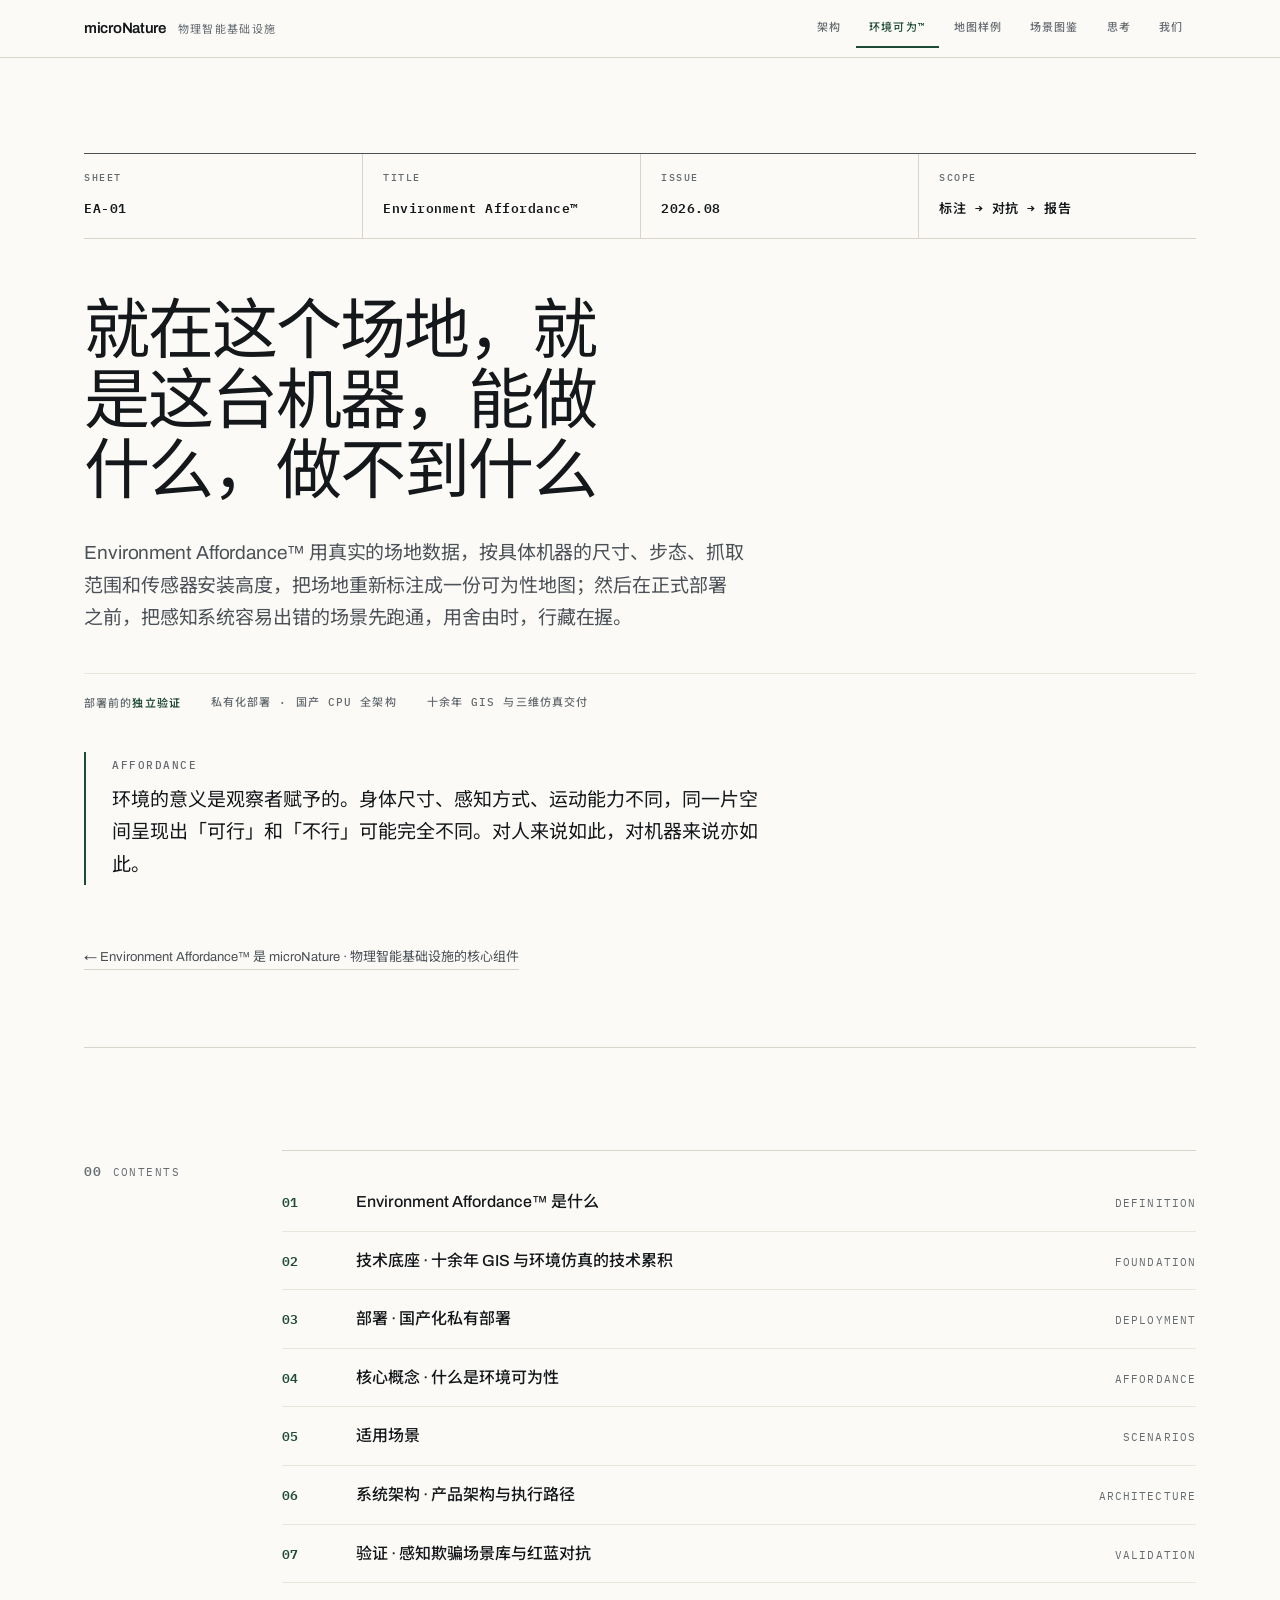
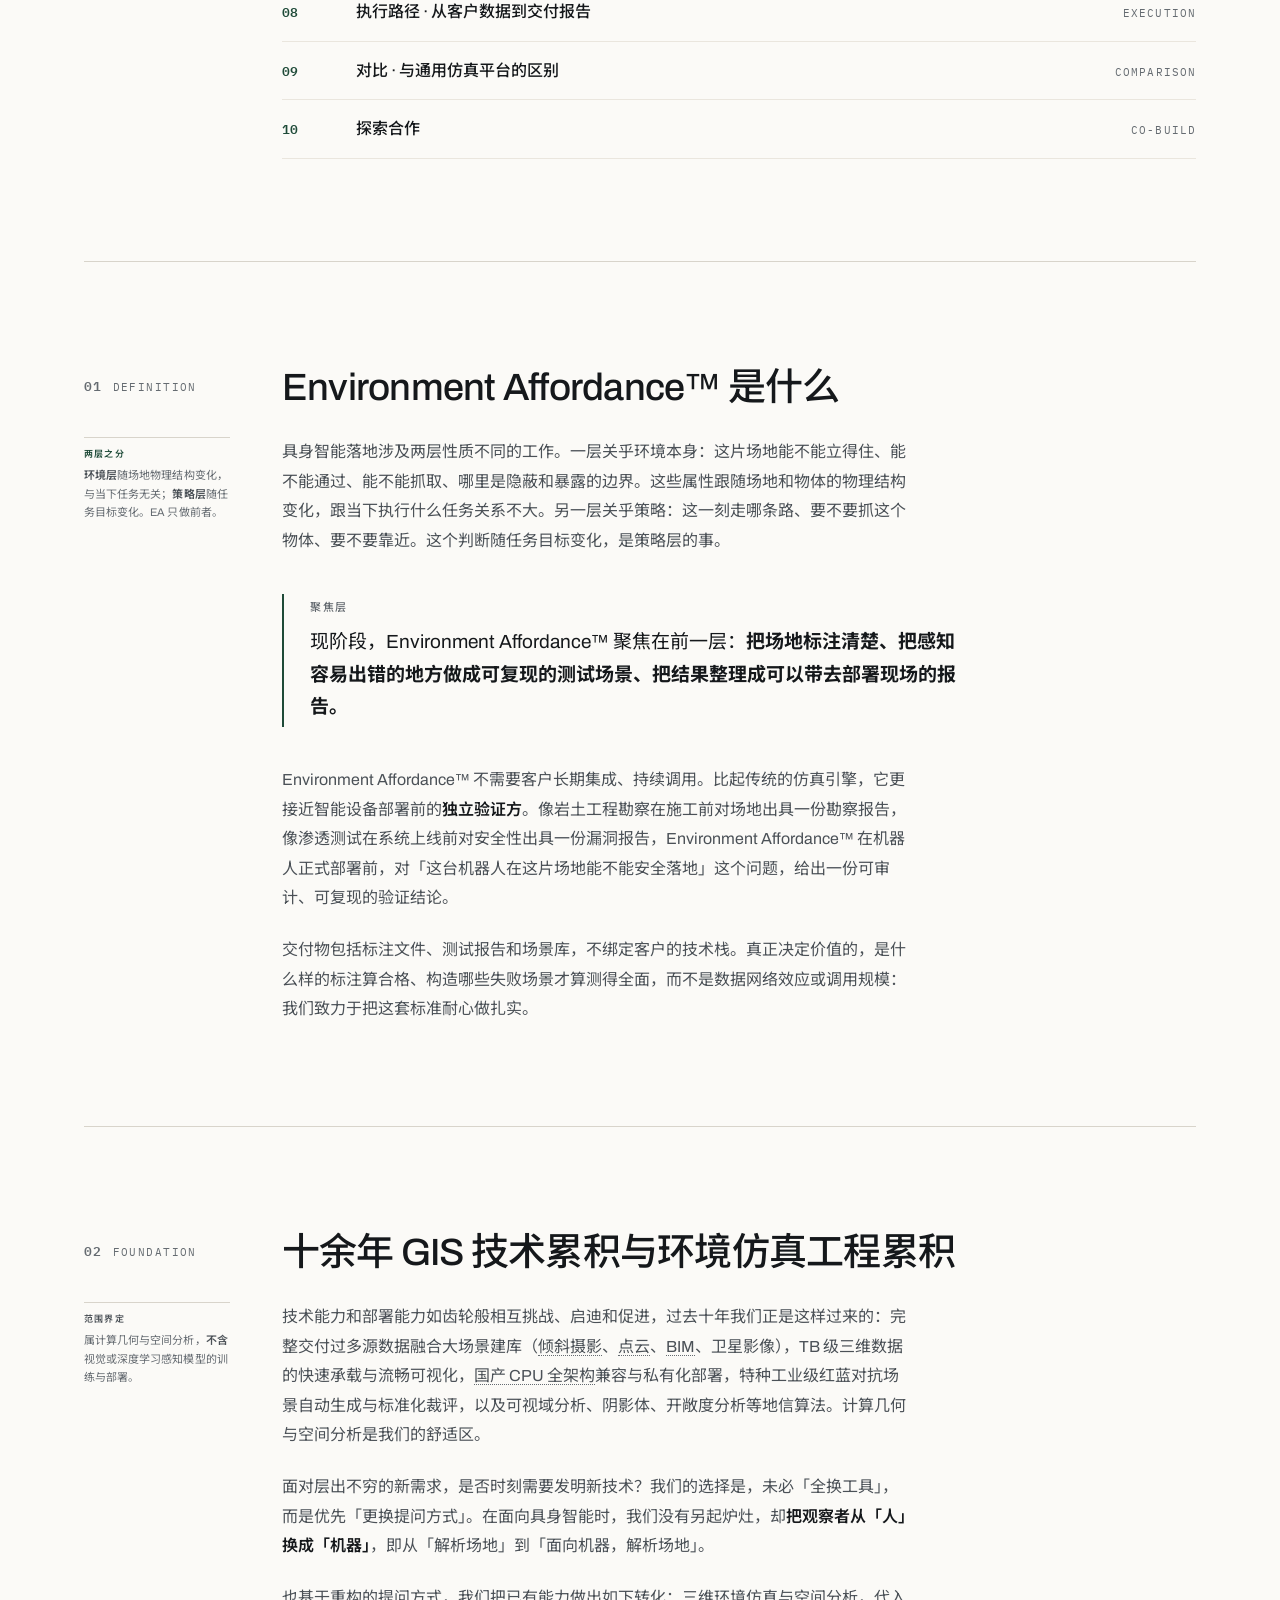
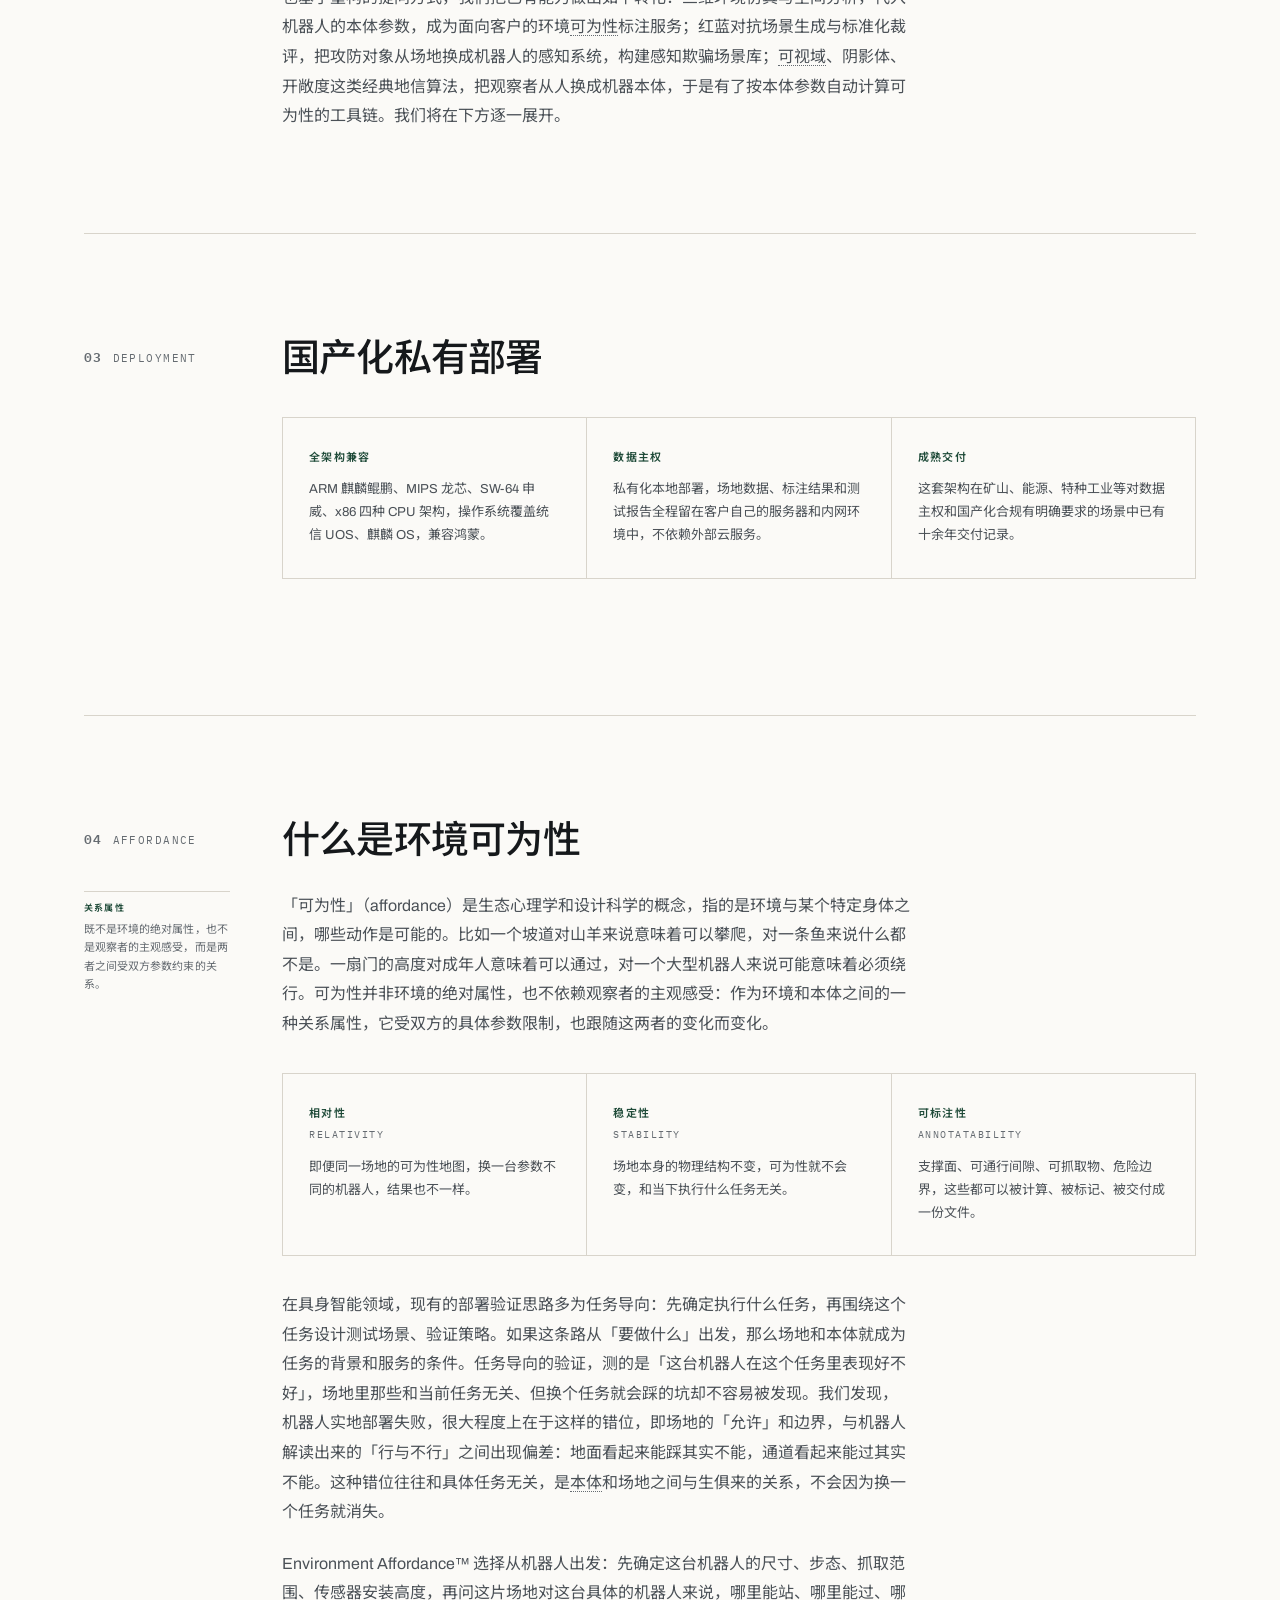
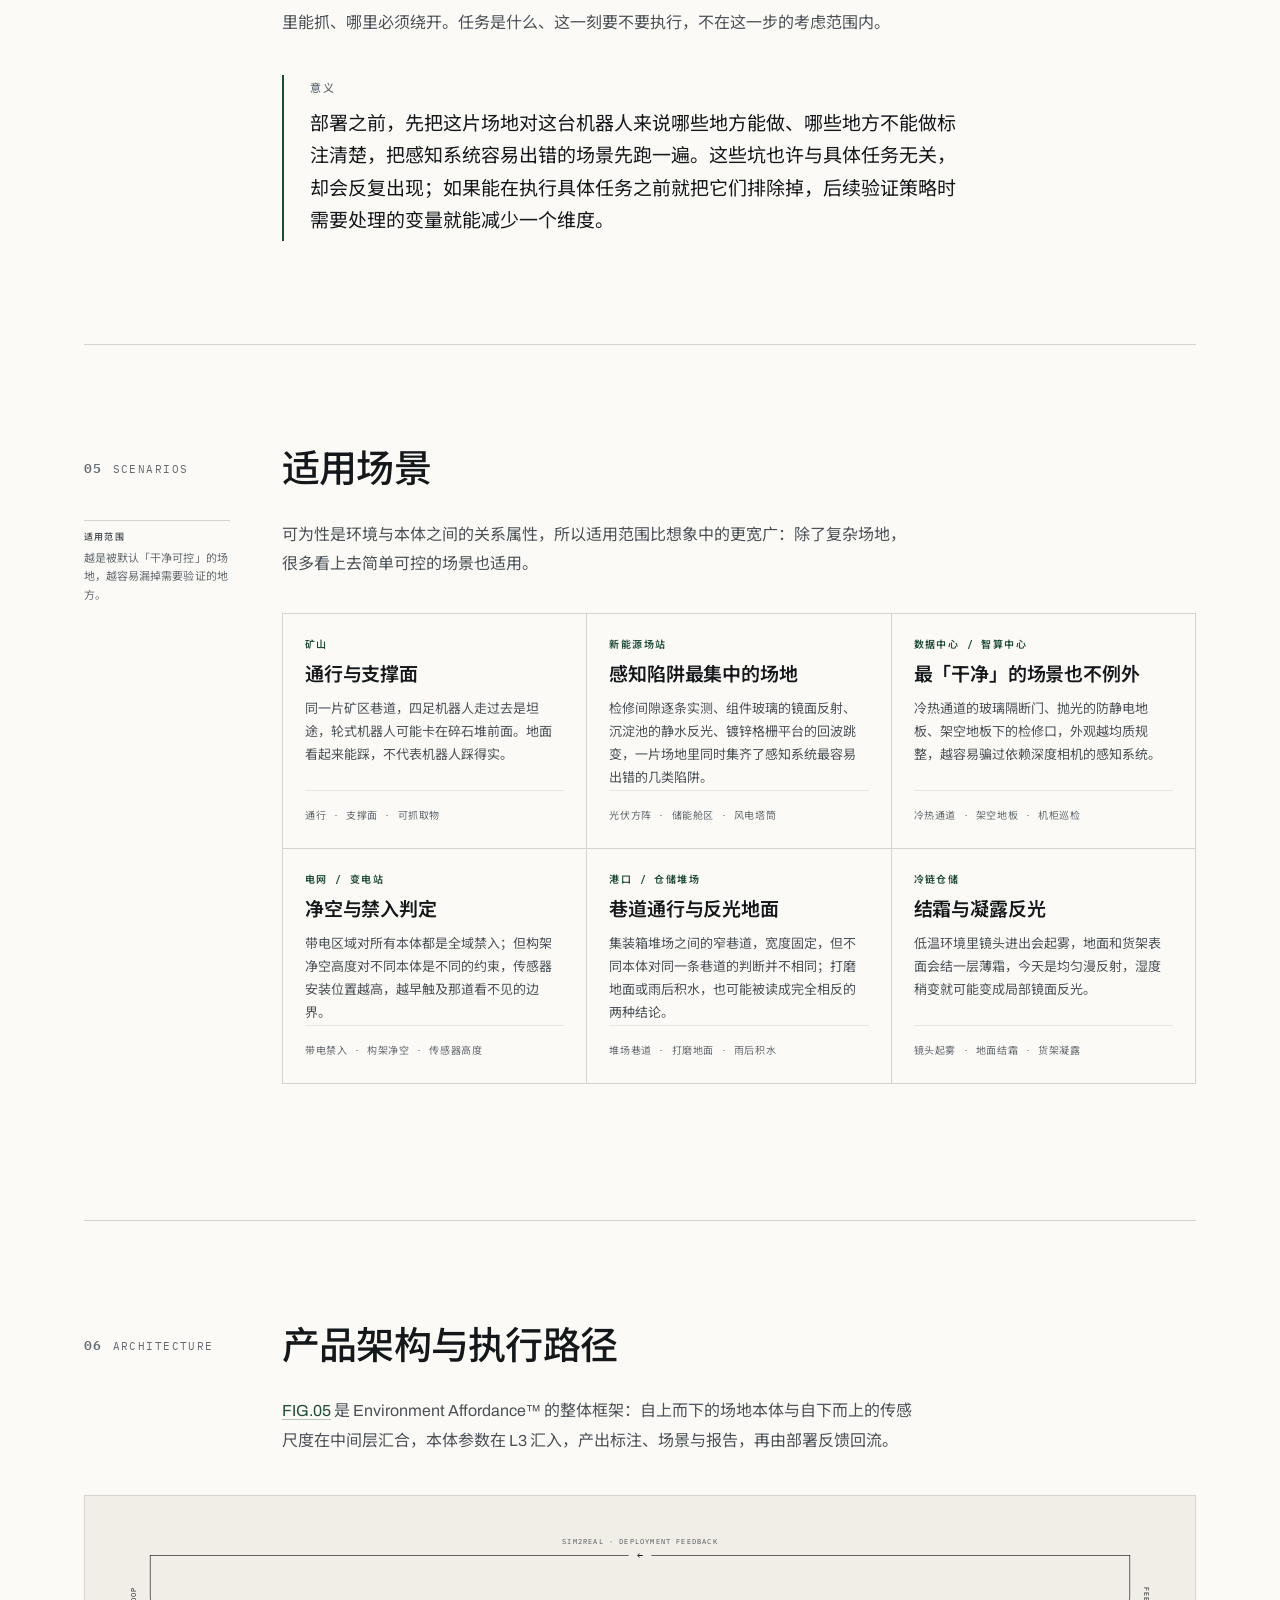
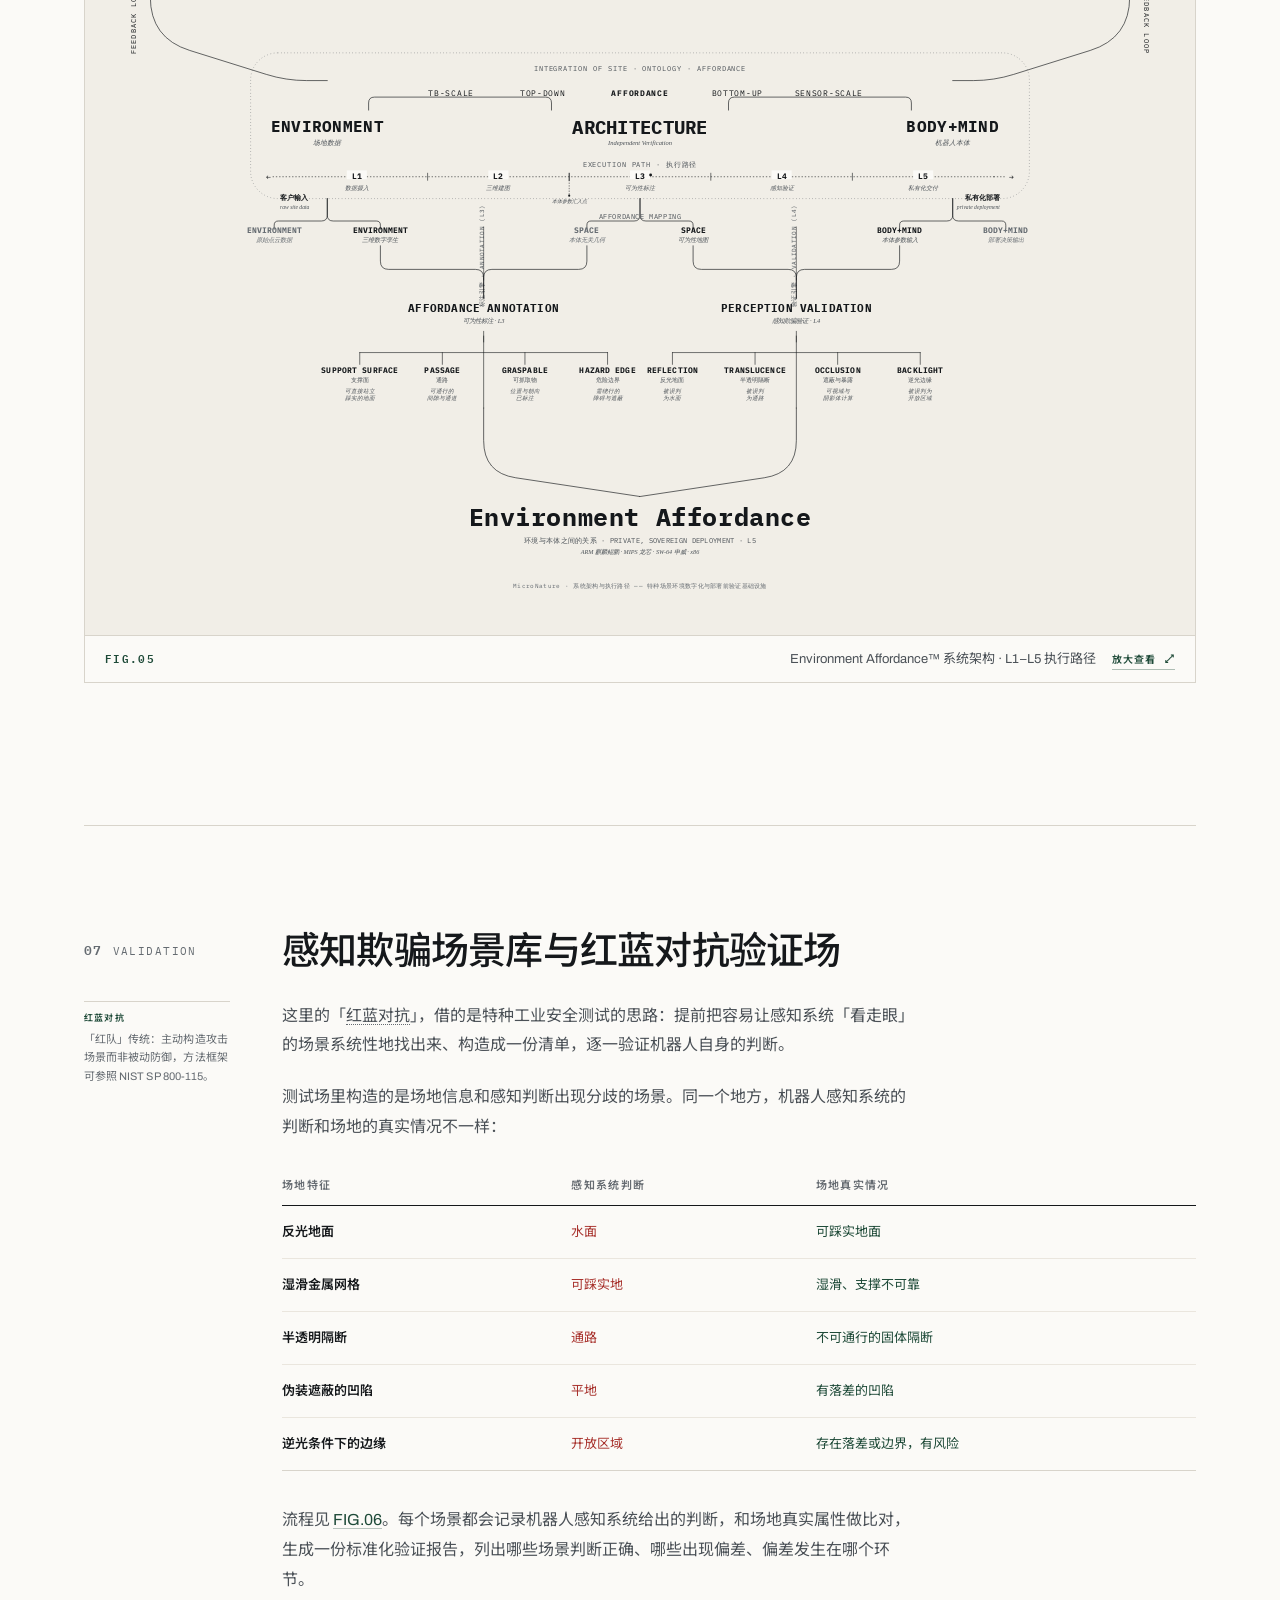
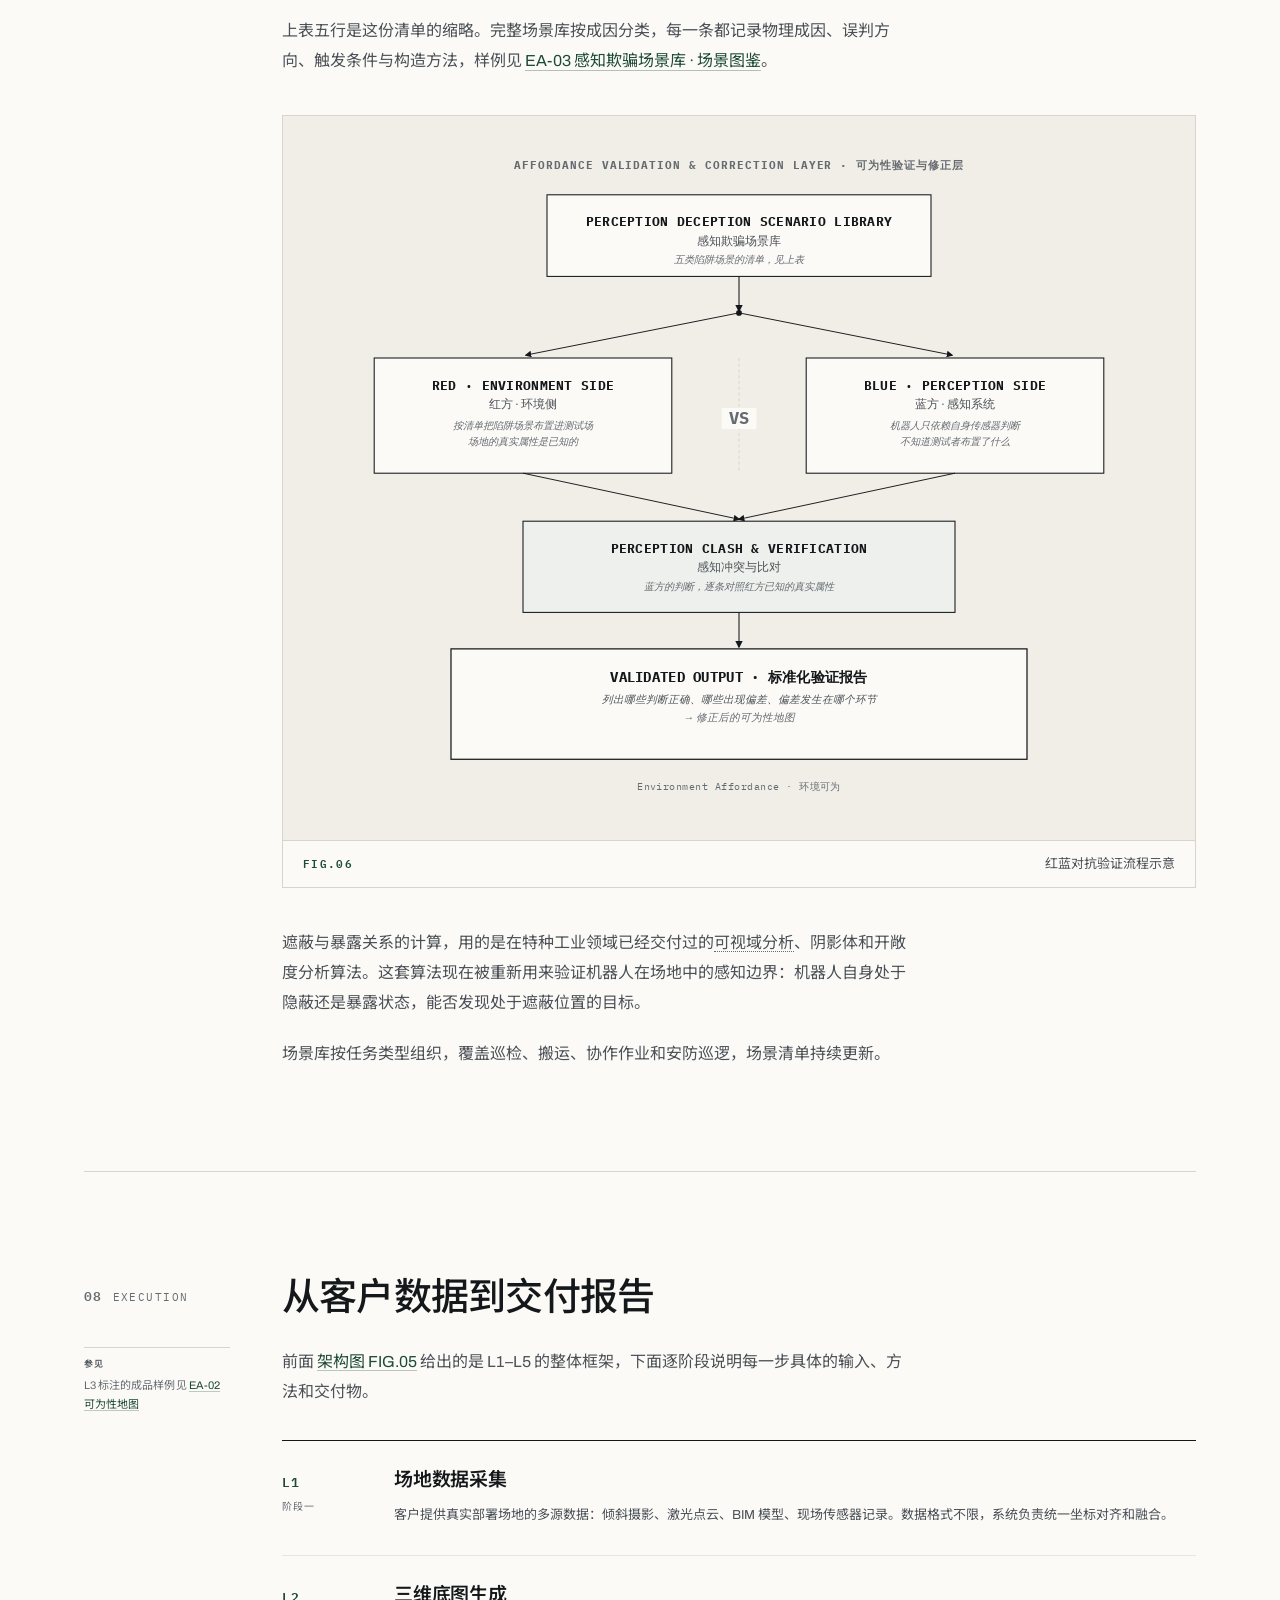
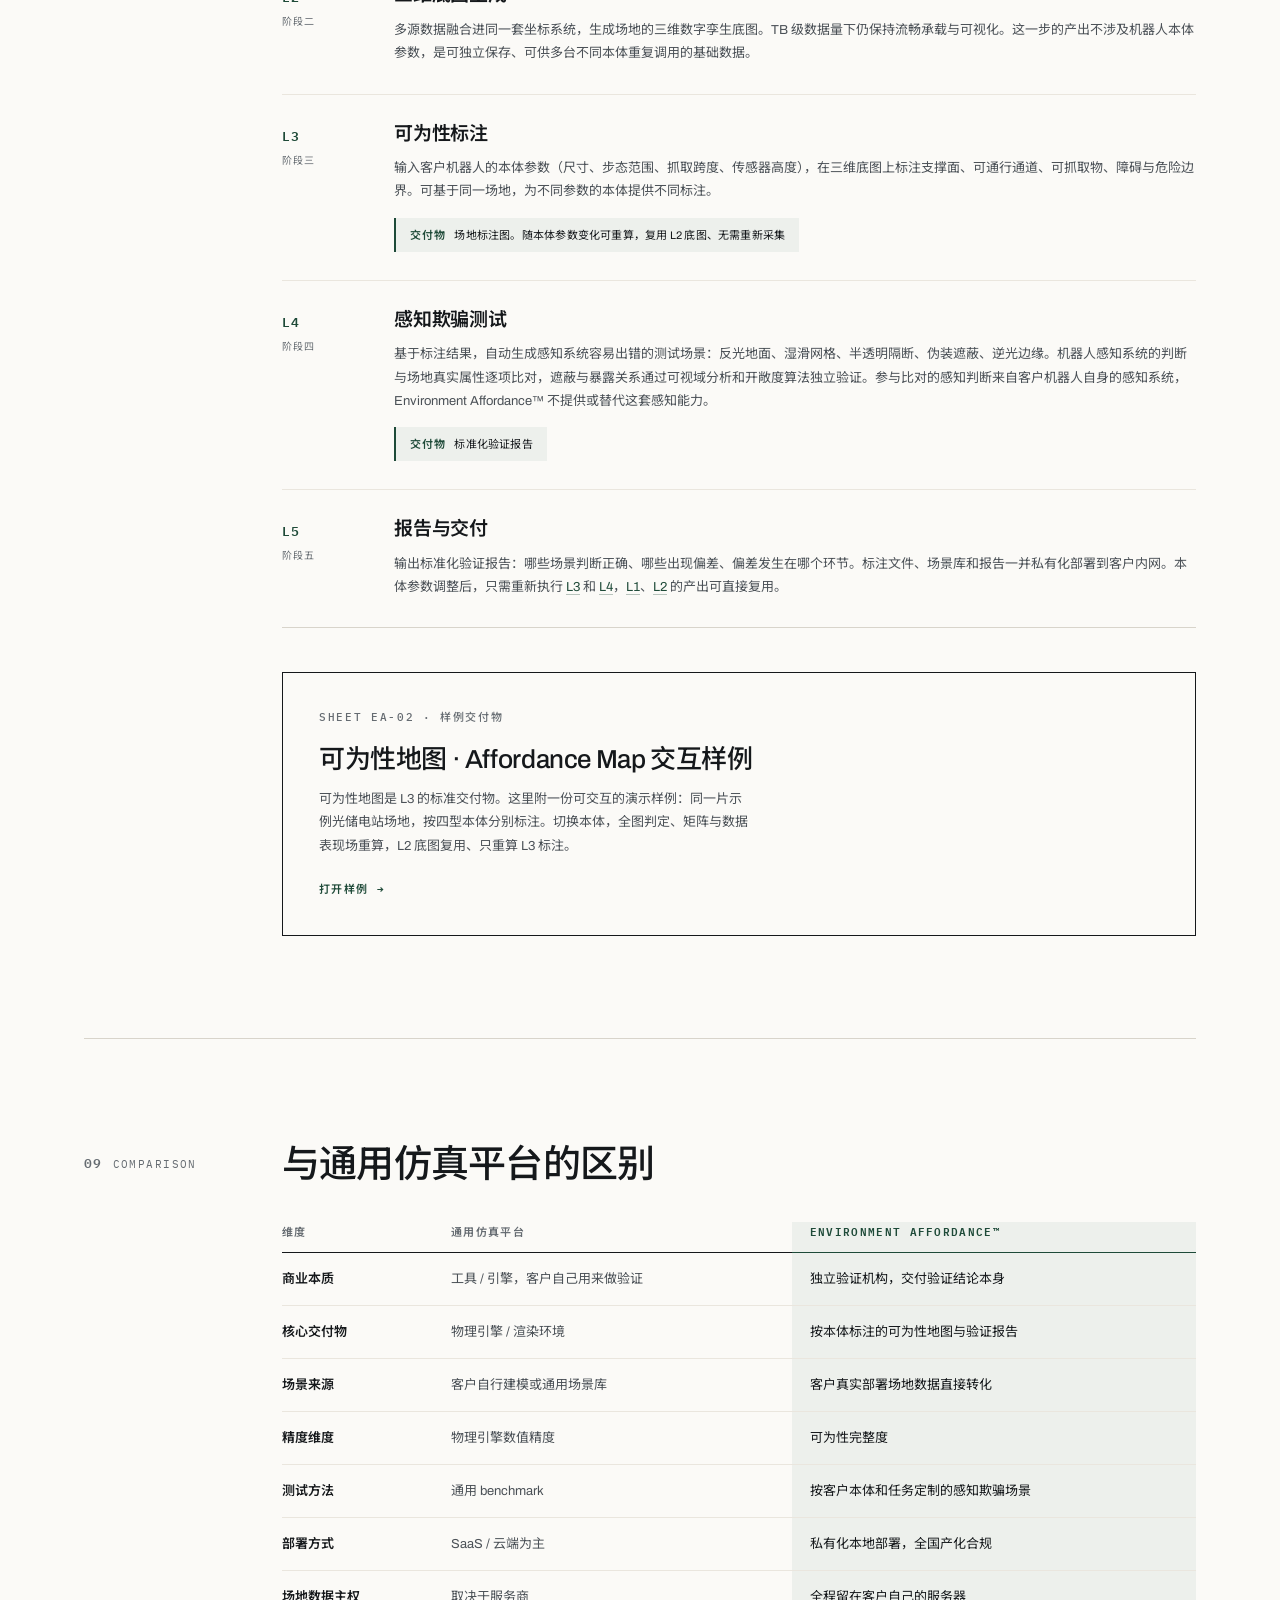
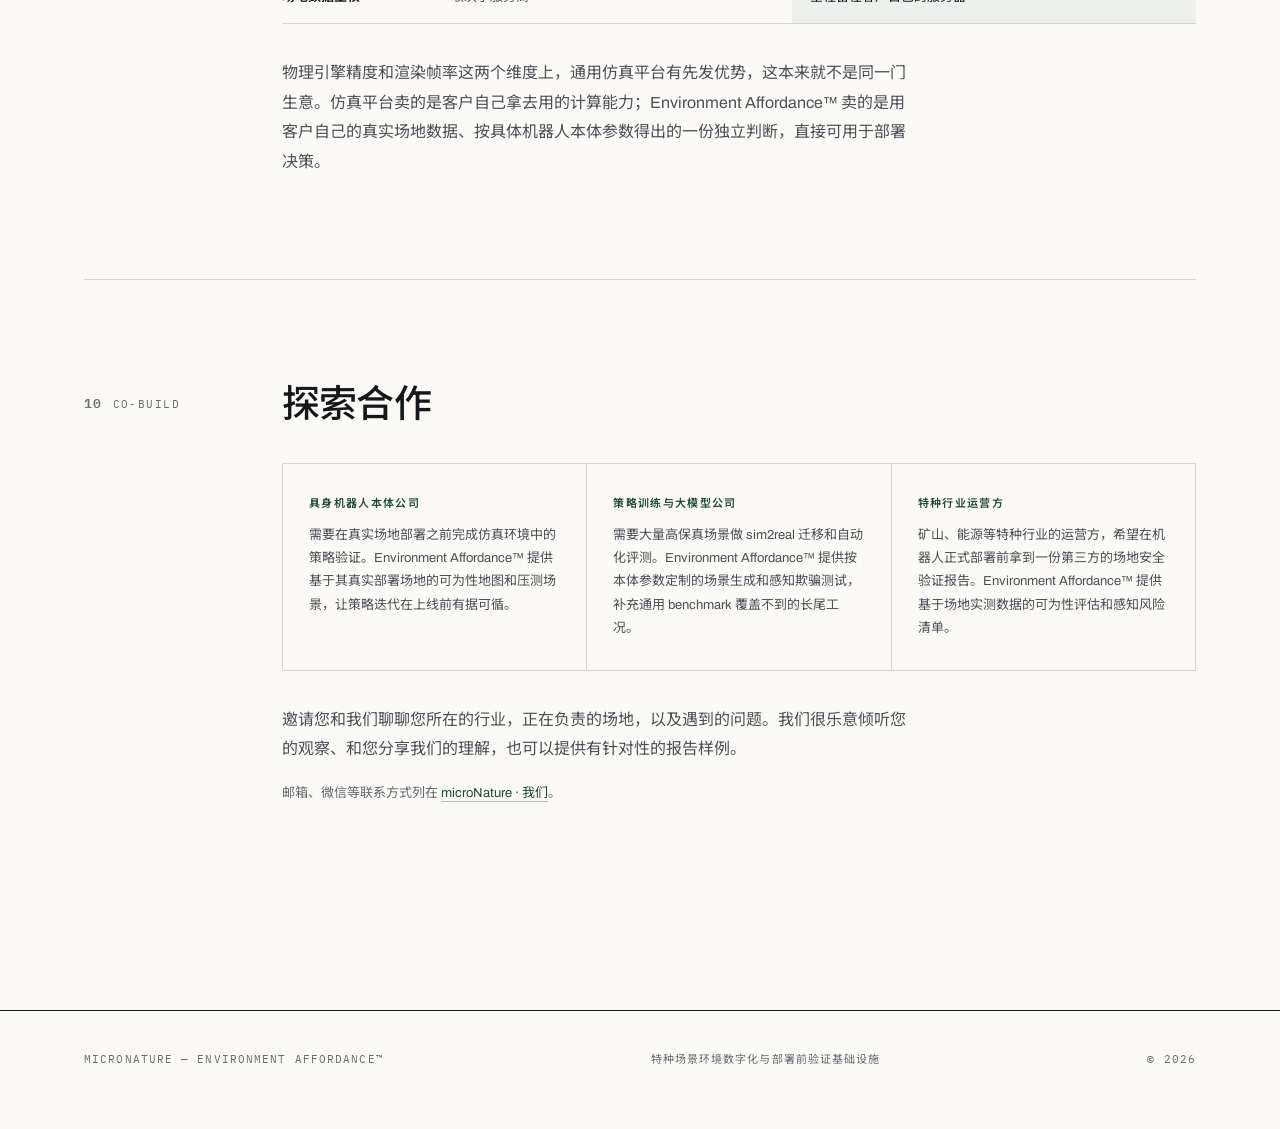
<file: environmentaffordance.html>
<!DOCTYPE html>
<html lang="zh-CN">
<head>
<meta charset="UTF-8">
<meta name="viewport" content="width=device-width, initial-scale=1">
<title>Environment Affordance™ — 部署前的独立验证 | microNature</title>
<meta name="description" content="Environment Affordance™ 按机器人本体参数把真实场地标注成可为性地图，构造感知欺骗场景做红蓝对抗验证，交付标注文件、标准化验证报告与场景库。私有化部署，兼容国产 CPU 全架构。">
<link rel="preconnect" href="https://fonts.googleapis.com">
<link rel="preconnect" href="https://fonts.gstatic.com" crossorigin>
<link rel="stylesheet" href="https://fonts.googleapis.com/css2?family=Archivo:wght@400;500;600;700&family=IBM+Plex+Mono:wght@400;500;600&family=Noto+Sans+SC:wght@300;400;500;700&display=swap">
<link rel="stylesheet" href="site.css">
</head>
<body>

<nav class="nav" aria-label="站点导航">
  <div class="nav-in">
    <a class="nav-mark" href="index.html">microNature<span>物理智能基础设施</span></a>
    <span class="nav-here" aria-hidden="true"></span>
    <div class="nav-links">
      <a href="index.html">架构</a>
      <span class="cur" aria-current="page">环境可为™</span>
      <a href="map.html">地图样例</a>
      <a href="atlas.html">场景图鉴</a>
      <a href="insight.html">思考</a>
      <a href="about.html">我们</a>
    </div>
  </div>
</nav>

<main class="doc">

  <!-- ═══ HERO ═══ -->
  <header class="hero">
    <div class="tblock">
      <div class="tblock-cell"><span class="tblock-k">Sheet</span><span class="tblock-v">EA-01</span></div>
      <div class="tblock-cell"><span class="tblock-k">Title</span><span class="tblock-v">Environment Affordance™</span></div>
      <div class="tblock-cell"><span class="tblock-k">Issue</span><span class="tblock-v">2026.08</span></div>
      <div class="tblock-cell"><span class="tblock-k">Scope</span><span class="tblock-v">标注 → 对抗 → 报告</span></div>
    </div>

    <h1 class="h1">就在这个场地，就是这台机器，能做什么，做不到什么</h1>

    <p class="lede hero-lede">Environment Affordance™ 用真实的场地数据，按具体机器的尺寸、步态、抓取范围和传感器安装高度，把场地重新标注成一份可为性地图；然后在正式部署之前，把感知系统容易出错的场景先跑通，用舍由时，行藏在握。</p>

    <div class="hero-spec">
      <span>部署前的<b>独立验证</b></span>
      <span>私有化部署 · 国产 CPU 全架构</span>
      <span>十余年 GIS 与三维仿真交付</span>
    </div>

    <div class="statement">
      <span class="mono">Affordance</span>
      环境的意义是观察者赋予的。身体尺寸、感知方式、运动能力不同，同一片空间呈现出「可行」和「不行」可能完全不同。对人来说如此，对机器来说亦如此。
    </div>

    <a class="uplink" href="index.html">← Environment Affordance™ 是 microNature · 物理智能基础设施的核心组件</a>
  </header>

  <!-- ═══ CONTENTS ═══ -->
  <section class="band" id="toc">
    <div class="rail"><span class="rail-num">00</span><span class="rail-en">Contents</span><span class="rail-tick"></span></div>
    <div class="col-wide">
      <nav class="toc" aria-label="目录">
        <ol class="toc-list">
          <li><a href="#positioning"><span class="toc-n">01</span><span class="toc-t">Environment Affordance™ 是什么</span><span class="toc-d">Definition</span></a></li>
          <li><a href="#foundation"><span class="toc-n">02</span><span class="toc-t">技术底座 · 十余年 GIS 与环境仿真的技术累积</span><span class="toc-d">Foundation</span></a></li>
          <li><a href="#deployment"><span class="toc-n">03</span><span class="toc-t">部署 · 国产化私有部署</span><span class="toc-d">Deployment</span></a></li>
          <li><a href="#concept"><span class="toc-n">04</span><span class="toc-t">核心概念 · 什么是环境可为性</span><span class="toc-d">Affordance</span></a></li>
          <li><a href="#scenarios"><span class="toc-n">05</span><span class="toc-t">适用场景</span><span class="toc-d">Scenarios</span></a></li>
          <li><a href="#architecture"><span class="toc-n">06</span><span class="toc-t">系统架构 · 产品架构与执行路径</span><span class="toc-d">Architecture</span></a></li>
          <li><a href="#validation"><span class="toc-n">07</span><span class="toc-t">验证 · 感知欺骗场景库与红蓝对抗</span><span class="toc-d">Validation</span></a></li>
          <li><a href="#execution"><span class="toc-n">08</span><span class="toc-t">执行路径 · 从客户数据到交付报告</span><span class="toc-d">Execution</span></a></li>
          <li><a href="#comparison"><span class="toc-n">09</span><span class="toc-t">对比 · 与通用仿真平台的区别</span><span class="toc-d">Comparison</span></a></li>
          <li><a href="#customers"><span class="toc-n">10</span><span class="toc-t">探索合作</span><span class="toc-d">Co-build</span></a></li>
        </ol>
      </nav>
    </div>
  </section>

  <!-- ═══ 01 POSITIONING ═══ -->
  <section class="band" id="positioning">
    <div class="rail"><span class="rail-num">01</span><span class="rail-en">Definition</span><span class="rail-tick"></span></div>
    <div class="col-wide">
      <h2 class="h2">Environment Affordance™ 是什么</h2>
      <div class="col">
        <aside class="mnote mnote-term">
          <span class="mnote-k">两层之分</span>
          <b>环境层</b>随场地物理结构变化，与当下任务无关；<b>策略层</b>随任务目标变化。EA 只做前者。
        </aside>
        <p class="p">具身智能落地涉及两层性质不同的工作。一层关乎环境本身：这片场地能不能立得住、能不能通过、能不能抓取、哪里是隐蔽和暴露的边界。这些属性跟随场地和物体的物理结构变化，跟当下执行什么任务关系不大。另一层关乎策略：这一刻走哪条路、要不要抓这个物体、要不要靠近。这个判断随任务目标变化，是策略层的事。</p>
      </div>

      <div class="statement">
        <span class="mono">聚焦层</span>
        现阶段，Environment Affordance™ 聚焦在前一层：<strong>把场地标注清楚、把感知容易出错的地方做成可复现的测试场景、把结果整理成可以带去部署现场的报告。</strong>
      </div>

      <div class="col">
        <p class="p">Environment Affordance™ 不需要客户长期集成、持续调用。比起传统的仿真引擎，它更接近智能设备部署前的<strong>独立验证方</strong>。像岩土工程勘察在施工前对场地出具一份勘察报告，像渗透测试在系统上线前对安全性出具一份漏洞报告，Environment Affordance™ 在机器人正式部署前，对「这台机器人在这片场地能不能安全落地」这个问题，给出一份可审计、可复现的验证结论。</p>
        <p class="p">交付物包括标注文件、测试报告和场景库，不绑定客户的技术栈。真正决定价值的，是什么样的标注算合格、构造哪些失败场景才算测得全面，而不是数据网络效应或调用规模：我们致力于把这套标准耐心做扎实。</p>
      </div>
    </div>
  </section>

  <!-- ═══ 02 FOUNDATION ═══ -->
  <section class="band" id="foundation">
    <div class="rail"><span class="rail-num">02</span><span class="rail-en">Foundation</span><span class="rail-tick"></span></div>
    <div class="col-wide">
      <h2 class="h2">十余年 GIS 技术累积与环境仿真工程累积</h2>
      <div class="col">
        <aside class="mnote">
          <span class="mnote-k">范围界定</span>
          属计算几何与空间分析，<b>不含</b>视觉或深度学习感知模型的训练与部署。
        </aside>
        <p class="p">技术能力和部署能力如齿轮般相互挑战、启迪和促进，过去十年我们正是这样过来的：完整交付过多源数据融合大场景建库（<span class="term" data-t="oblique">倾斜摄影</span>、<span class="term" data-t="pointcloud">点云</span>、<span class="term" data-t="bim">BIM</span>、卫星影像），TB 级三维数据的快速承载与流畅可视化，<span class="term" data-t="domesticcpu">国产 CPU 全架构</span>兼容与私有化部署，特种工业级红蓝对抗场景自动生成与标准化裁评，以及可视域分析、阴影体、开敞度分析等地信算法。计算几何与空间分析是我们的舒适区。</p>
        <p class="p">面对层出不穷的新需求，是否时刻需要发明新技术？我们的选择是，未必「全换工具」，而是优先「更换提问方式」。在面向具身智能时，我们没有另起炉灶，却<strong>把观察者从「人」换成「机器」</strong>，即从「解析场地」到「面向机器，解析场地」。</p>
        <p class="p">也基于重构的提问方式，我们把已有能力做出如下转化：三维环境仿真与空间分析，代入机器人的本体参数，成为面向客户的环境<span class="term" data-t="affordance">可为性</span>标注服务；红蓝对抗场景生成与标准化裁评，把攻防对象从场地换成机器人的感知系统，构建感知欺骗场景库；<span class="term" data-t="viewshed">可视域</span>、阴影体、开敞度这类经典地信算法，把观察者从人换成机器本体，于是有了按本体参数自动计算可为性的工具链。我们将在下方逐一展开。</p>
      </div>
    </div>
  </section>

  <!-- ═══ 03 DEPLOYMENT ═══ -->
  <section class="band" id="deployment">
    <div class="rail"><span class="rail-num">03</span><span class="rail-en">Deployment</span><span class="rail-tick"></span></div>
    <div class="col-wide">
      <h2 class="h2">国产化私有部署</h2>
      <div class="grid grid-3">
        <div class="cell">
          <span class="cell-code">全架构兼容</span>
          <p>ARM 麒麟鲲鹏、MIPS 龙芯、SW-64 申威、x86 四种 CPU 架构，操作系统覆盖统信 UOS、麒麟 OS，兼容鸿蒙。</p>
        </div>
        <div class="cell">
          <span class="cell-code">数据主权</span>
          <p>私有化本地部署，场地数据、标注结果和测试报告全程留在客户自己的服务器和内网环境中，不依赖外部云服务。</p>
        </div>
        <div class="cell">
          <span class="cell-code">成熟交付</span>
          <p>这套架构在矿山、能源、特种工业等对数据主权和国产化合规有明确要求的场景中已有十余年交付记录。</p>
        </div>
      </div>
    </div>
  </section>

  <!-- ═══ 04 AFFORDANCE ═══ -->
  <section class="band" id="concept">
    <div class="rail"><span class="rail-num">04</span><span class="rail-en">Affordance</span><span class="rail-tick"></span></div>
    <div class="col-wide">
      <h2 class="h2">什么是环境可为性</h2>
      <div class="col">
        <aside class="mnote mnote-term">
          <span class="mnote-k">关系属性</span>
          既不是环境的绝对属性，也不是观察者的主观感受，而是两者之间受双方参数约束的关系。
        </aside>
        <p class="p">「可为性」（affordance）是生态心理学和设计科学的概念，指的是环境与某个特定身体之间，哪些动作是可能的。比如一个坡道对山羊来说意味着可以攀爬，对一条鱼来说什么都不是。一扇门的高度对成年人意味着可以通过，对一个大型机器人来说可能意味着必须绕行。可为性并非环境的绝对属性，也不依赖观察者的主观感受：作为环境和本体之间的一种关系属性，它受双方的具体参数限制，也跟随这两者的变化而变化。</p>
      </div>

      <div class="grid grid-3">
        <div class="cell">
          <span class="cell-code">相对性<small>Relativity</small></span>
          <p>即便同一场地的可为性地图，换一台参数不同的机器人，结果也不一样。</p>
        </div>
        <div class="cell">
          <span class="cell-code">稳定性<small>Stability</small></span>
          <p>场地本身的物理结构不变，可为性就不会变，和当下执行什么任务无关。</p>
        </div>
        <div class="cell">
          <span class="cell-code">可标注性<small>Annotatability</small></span>
          <p>支撑面、可通行间隙、可抓取物、危险边界，这些都可以被计算、被标记、被交付成一份文件。</p>
        </div>
      </div>

      <div class="col">
        <p class="p">在具身智能领域，现有的部署验证思路多为任务导向：先确定执行什么任务，再围绕这个任务设计测试场景、验证策略。如果这条路从「要做什么」出发，那么场地和本体就成为任务的背景和服务的条件。任务导向的验证，测的是「这台机器人在这个任务里表现好不好」，场地里那些和当前任务无关、但换个任务就会踩的坑却不容易被发现。我们发现，机器人实地部署失败，很大程度上在于这样的错位，即场地的「允许」和边界，与机器人解读出来的「行与不行」之间出现偏差：地面看起来能踩其实不能，通道看起来能过其实不能。这种错位往往和具体任务无关，是<span class="term" data-t="embodiment">本体</span>和场地之间与生俱来的关系，不会因为换一个任务就消失。</p>
        <p class="p">Environment Affordance™ 选择从机器人出发：先确定这台机器人的尺寸、步态、抓取范围、传感器安装高度，再问这片场地对这台具体的机器人来说，哪里能站、哪里能过、哪里能抓、哪里必须绕开。任务是什么、这一刻要不要执行，不在这一步的考虑范围内。</p>
      </div>

      <div class="statement">
        <span class="mono">意义</span>
        部署之前，先把这片场地对这台机器人来说哪些地方能做、哪些地方不能做标注清楚，把感知系统容易出错的场景先跑一遍。这些坑也许与具体任务无关，却会反复出现；如果能在执行具体任务之前就把它们排除掉，后续验证策略时需要处理的变量就能减少一个维度。
      </div>
    </div>
  </section>

  <!-- ═══ 05 SCENARIOS ═══ -->
  <section class="band" id="scenarios">
    <div class="rail"><span class="rail-num">05</span><span class="rail-en">Scenarios</span><span class="rail-tick"></span></div>
    <div class="col-wide">
      <h2 class="h2">适用场景</h2>
      <div class="col">
        <aside class="mnote">
          <span class="mnote-k">适用范围</span>
          越是被默认「干净可控」的场地，越容易漏掉需要验证的地方。
        </aside>
        <p class="p">可为性是环境与本体之间的关系属性，所以适用范围比想象中的更宽广：除了复杂场地，很多看上去简单可控的场景也适用。</p>
      </div>

      <div class="scn-grid">

        <article class="scn">
          <div class="scn-body">
            <span class="scn-tag">矿山</span>
            <h4 class="h4">通行与支撑面</h4>
            <p>同一片矿区巷道，四足机器人走过去是坦途，轮式机器人可能卡在碎石堆前面。地面看起来能踩，不代表机器人踩得实。</p>
            <div class="scn-flag">通行 · 支撑面 · 可抓取物</div>
          </div>
        </article>

        <article class="scn">
          <div class="scn-body">
            <span class="scn-tag">新能源场站</span>
            <h4 class="h4">感知陷阱最集中的场地</h4>
            <p>检修间隙逐条实测、组件玻璃的镜面反射、沉淀池的静水反光、镀锌格栅平台的回波跳变，一片场地里同时集齐了感知系统最容易出错的几类陷阱。</p>
            <div class="scn-flag">光伏方阵 · 储能舱区 · 风电塔筒</div>
          </div>
        </article>

        <article class="scn">
          <div class="scn-body">
            <span class="scn-tag">数据中心 / 智算中心</span>
            <h4 class="h4">最「干净」的场景也不例外</h4>
            <p>冷热通道的玻璃隔断门、抛光的防静电地板、架空地板下的检修口，外观越均质规整，越容易骗过依赖深度相机的感知系统。</p>
            <div class="scn-flag">冷热通道 · 架空地板 · 机柜巡检</div>
          </div>
        </article>

        <article class="scn">
          <div class="scn-body">
            <span class="scn-tag">电网 / 变电站</span>
            <h4 class="h4">净空与禁入判定</h4>
            <p>带电区域对所有本体都是全域禁入；但构架净空高度对不同本体是不同的约束，传感器安装位置越高，越早触及那道看不见的边界。</p>
            <div class="scn-flag">带电禁入 · 构架净空 · 传感器高度</div>
          </div>
        </article>

        <article class="scn">
          <div class="scn-body">
            <span class="scn-tag">港口 / 仓储堆场</span>
            <h4 class="h4">巷道通行与反光地面</h4>
            <p>集装箱堆场之间的窄巷道，宽度固定，但不同本体对同一条巷道的判断并不相同；打磨地面或雨后积水，也可能被读成完全相反的两种结论。</p>
            <div class="scn-flag">堆场巷道 · 打磨地面 · 雨后积水</div>
          </div>
        </article>

        <article class="scn">
          <div class="scn-body">
            <span class="scn-tag">冷链仓储</span>
            <h4 class="h4">结霜与凝露反光</h4>
            <p>低温环境里镜头进出会起雾，地面和货架表面会结一层薄霜，今天是均匀漫反射，湿度稍变就可能变成局部镜面反光。</p>
            <div class="scn-flag">镜头起雾 · 地面结霜 · 货架凝露</div>
          </div>
        </article>

      </div>
    </div>
  </section>

  <!-- ═══ 06 ARCHITECTURE ═══ -->
  <section class="band" id="architecture">
    <div class="rail"><span class="rail-num">06</span><span class="rail-en">Architecture</span><span class="rail-tick"></span></div>
    <div class="col-wide">
      <h2 class="h2">产品架构与执行路径</h2>
      <div class="col">
        <p class="p"><a class="xref" href="#fig05">FIG.05</a> 是 Environment Affordance™ 的整体框架：自上而下的场地本体与自下而上的传感尺度在中间层汇合，本体参数在 L3 汇入，产出标注、场景与报告，再由部署反馈回流。</p>
      </div>

      <figure class="plate plate-lg bleed rise" id="fig05">
        <div class="plate-body"><svg role="img" viewBox="0 0 1800 1150" xmlns="http://www.w3.org/2000/svg" font-family="IBM Plex Mono, ui-monospace, monospace">
            <path d="M 70,50 L 880,50" fill="none" stroke="var(--ink)" stroke-width="1.1" stroke-linejoin="round" stroke-linecap="round"/><path d="M 920,50 L 1730,50" fill="none" stroke="var(--ink)" stroke-width="1.1" stroke-linejoin="round" stroke-linecap="round"/><text x="900" y="56" text-anchor="middle" fill="var(--ink)" style="font-size:17px;font-weight:normal;">←</text><path d="M 70,50 L 70.0,120.0 Q 70.0,190.0 136.8,210.9 L 266.6,251.5 Q 300.0,262.0 335.0,262.0 L 370,262" fill="none" stroke="var(--ink)" stroke-width="1.1" stroke-linejoin="round" stroke-linecap="round"/><path d="M 1730,50 L 1730.0,120.0 Q 1730.0,190.0 1663.2,210.9 L 1533.4,251.5 Q 1500.0,262.0 1465.0,262.0 L 1430,262" fill="none" stroke="var(--ink)" stroke-width="1.1" stroke-linejoin="round" stroke-linecap="round"/><text x="45" y="160" text-anchor="middle" fill="var(--ink)" style="font-size:11.5px;font-weight:normal;letter-spacing:2px;" transform="rotate(-90,45,160)">FEEDBACK LOOP</text><text x="1755" y="160" text-anchor="middle" fill="var(--ink)" style="font-size:11.5px;font-weight:normal;letter-spacing:2px;" transform="rotate(90,1755,160)">FEEDBACK LOOP</text><text x="900" y="30" text-anchor="middle" fill="var(--ink-2)" style="font-size:12px;font-weight:normal;letter-spacing:2px;">SIM2REAL · DEPLOYMENT FEEDBACK</text><rect x="240" y="215" width="1320" height="247" rx="46" ry="46" fill="none" stroke="var(--ink-2)" stroke-width="1" stroke-dasharray="1,4.5"/><text x="900" y="245" text-anchor="middle" fill="var(--ink-2)" style="font-size:12.5px;font-weight:normal;letter-spacing:1.6px;">INTEGRATION OF SITE · ONTOLOGY · AFFORDANCE</text><text x="580" y="288" text-anchor="middle" fill="var(--ink)" style="font-size:13px;font-weight:normal;letter-spacing:1.2px;">TB-SCALE</text><text x="735" y="288" text-anchor="middle" fill="var(--ink)" style="font-size:13px;font-weight:normal;letter-spacing:1.2px;">TOP-DOWN</text><text x="900" y="288" text-anchor="middle" fill="var(--ink)" style="font-size:13px;font-weight:bold;letter-spacing:1.2px;">AFFORDANCE</text><text x="1065" y="288" text-anchor="middle" fill="var(--ink)" style="font-size:13px;font-weight:normal;letter-spacing:1.2px;">BOTTOM-UP</text><text x="1220" y="288" text-anchor="middle" fill="var(--ink)" style="font-size:13px;font-weight:normal;letter-spacing:1.2px;">SENSOR-SCALE</text><path d="M 440,312 L 440.0,300.0 Q 440.0,290.0 450.0,290.0 L 740.0,290.0 Q 750.0,290.0 750.0,300.0 L 750,312" fill="none" stroke="var(--ink)" stroke-width="1.1" stroke-linejoin="round" stroke-linecap="round"/><path d="M 1050,312 L 1050.0,300.0 Q 1050.0,290.0 1060.0,290.0 L 1350.0,290.0 Q 1360.0,290.0 1360.0,300.0 L 1360,312" fill="none" stroke="var(--ink)" stroke-width="1.1" stroke-linejoin="round" stroke-linecap="round"/><text x="370" y="350" text-anchor="middle" fill="var(--ink)" style="font-size:27px;font-weight:bold;letter-spacing:0.5px;">ENVIRONMENT</text><text x="900" y="353" text-anchor="middle" fill="var(--ink)" style="font-size:32px;font-weight:bold;letter-spacing:0.5px;">ARCHITECTURE</text><text x="1430" y="350" text-anchor="middle" fill="var(--ink)" style="font-size:27px;font-weight:bold;letter-spacing:0.5px;">BODY+MIND</text><text x="900" y="372" text-anchor="middle" fill="var(--ink-2)" style="font-family:Georgia, Liberation Serif, Noto Serif CJK SC, serif;font-size:11px;font-weight:normal;font-style:italic;">Independent Verification</text><text x="370" y="372" text-anchor="middle" fill="var(--ink-2)" style="font-family:Georgia, Liberation Serif, Noto Serif CJK SC, serif;font-size:11.5px;font-weight:normal;font-style:italic;">场地数据</text><text x="1430" y="372" text-anchor="middle" fill="var(--ink-2)" style="font-family:Georgia, Liberation Serif, Noto Serif CJK SC, serif;font-size:11.5px;font-weight:normal;font-style:italic;">机器人本体</text><path d="M 278,425 L 300,425" fill="none" stroke="var(--ink)" stroke-width="1" stroke-dasharray="1,4.5" stroke-linejoin="round" stroke-linecap="round"/><text x="270" y="430" text-anchor="middle" fill="var(--ink)" style="font-size:14px;font-weight:normal;">←</text><path d="M 1500,425 L 1522,425" fill="none" stroke="var(--ink)" stroke-width="1" stroke-dasharray="1,4.5" stroke-linejoin="round" stroke-linecap="round"/><text x="1530" y="430" text-anchor="middle" fill="var(--ink)" style="font-size:14px;font-weight:normal;">→</text><path d="M 300,425 L 1500,425" fill="none" stroke="var(--ink)" stroke-width="1" stroke-dasharray="1,4.5" stroke-linejoin="round" stroke-linecap="round"/><text x="900" y="409" text-anchor="middle" fill="var(--ink-2)" style="font-size:11.5px;font-weight:normal;letter-spacing:1.5px;">EXECUTION PATH · 执行路径</text><text x="290" y="465" text-anchor="start" fill="var(--ink)" style="font-size:12px;font-weight:bold;">客户输入</text><text x="290" y="480" text-anchor="start" fill="var(--ink-2)" style="font-family:Georgia, Liberation Serif, Noto Serif CJK SC, serif;font-size:9.5px;font-weight:normal;font-style:italic;">raw site data</text><text x="1510" y="465" text-anchor="end" fill="var(--ink)" style="font-size:12px;font-weight:bold;">私有化部署</text><text x="1510" y="480" text-anchor="end" fill="var(--ink-2)" style="font-family:Georgia, Liberation Serif, Noto Serif CJK SC, serif;font-size:9.5px;font-weight:normal;font-style:italic;">private deployment</text><rect x="403.0" y="414.2" width="34.0" height="15.0" fill="var(--paper)"/><text x="420.0" y="429" text-anchor="middle" fill="var(--ink)" style="font-size:13px;font-weight:bold;">L1</text><text x="420.0" y="447" text-anchor="middle" fill="var(--ink-2)" style="font-family:Georgia, Liberation Serif, Noto Serif CJK SC, serif;font-size:10px;font-weight:normal;font-style:italic;">数据摄入</text><rect x="643.0" y="414.2" width="34.0" height="15.0" fill="var(--paper)"/><text x="660.0" y="429" text-anchor="middle" fill="var(--ink)" style="font-size:13px;font-weight:bold;">L2</text><text x="660.0" y="447" text-anchor="middle" fill="var(--ink-2)" style="font-family:Georgia, Liberation Serif, Noto Serif CJK SC, serif;font-size:10px;font-weight:normal;font-style:italic;">三维建图</text><line x1="540.0" y1="419" x2="540.0" y2="431" stroke="var(--ink)" stroke-width="1" stroke-linecap="round"/><rect x="883.0" y="414.2" width="34.0" height="15.0" fill="var(--paper)"/><text x="900.0" y="429" text-anchor="middle" fill="var(--ink)" style="font-size:13px;font-weight:bold;">L3</text><circle cx="918.0" cy="422.0" r="2.4" fill="var(--ink)"/><text x="900.0" y="447" text-anchor="middle" fill="var(--ink-2)" style="font-family:Georgia, Liberation Serif, Noto Serif CJK SC, serif;font-size:10px;font-weight:normal;font-style:italic;">可为性标注</text><line x1="780.0" y1="419" x2="780.0" y2="431" stroke="var(--ink)" stroke-width="1.6" stroke-linecap="round"/><line x1="780.0" y1="431" x2="780.0" y2="457" stroke="var(--ink)" stroke-width="0.9" stroke-dasharray="1,3.5" stroke-linecap="round"/><circle cx="780.0" cy="457" r="1.8" fill="var(--ink)"/><text x="780.0" y="470" text-anchor="middle" fill="var(--ink-2)" style="font-family:Georgia, Liberation Serif, Noto Serif CJK SC, serif;font-size:8.5px;font-weight:normal;font-style:italic;">本体参数汇入点</text><rect x="1123.0" y="414.2" width="34.0" height="15.0" fill="var(--paper)"/><text x="1140.0" y="429" text-anchor="middle" fill="var(--ink)" style="font-size:13px;font-weight:bold;">L4</text><text x="1140.0" y="447" text-anchor="middle" fill="var(--ink-2)" style="font-family:Georgia, Liberation Serif, Noto Serif CJK SC, serif;font-size:10px;font-weight:normal;font-style:italic;">感知验证</text><line x1="1020.0" y1="419" x2="1020.0" y2="431" stroke="var(--ink)" stroke-width="1" stroke-linecap="round"/><rect x="1363.0" y="414.2" width="34.0" height="15.0" fill="var(--paper)"/><text x="1380.0" y="429" text-anchor="middle" fill="var(--ink)" style="font-size:13px;font-weight:bold;">L5</text><text x="1380.0" y="447" text-anchor="middle" fill="var(--ink-2)" style="font-family:Georgia, Liberation Serif, Noto Serif CJK SC, serif;font-size:10px;font-weight:normal;font-style:italic;">私有化交付</text><line x1="1260.0" y1="419" x2="1260.0" y2="431" stroke="var(--ink)" stroke-width="1" stroke-linecap="round"/><path d="M 370,462 L 370.0,490.0 Q 370.0,500.0 360.0,500.0 L 287.0,500.0 Q 280.0,500.0 280.0,507.0 L 280,514" fill="none" stroke="var(--ink)" stroke-width="1.1" stroke-linejoin="round" stroke-linecap="round"/><path d="M 370,462 L 370.0,490.0 Q 370.0,500.0 380.0,500.0 L 453.0,500.0 Q 460.0,500.0 460.0,507.0 L 460,514" fill="none" stroke="var(--ink)" stroke-width="1.1" stroke-linejoin="round" stroke-linecap="round"/><text x="280" y="520" text-anchor="middle" fill="var(--ink-3)" style="font-size:13px;font-weight:bold;">ENVIRONMENT</text><text x="280" y="536" text-anchor="middle" fill="var(--ink-3)" style="font-family:Georgia, Liberation Serif, Noto Serif CJK SC, serif;font-size:10.5px;font-weight:normal;font-style:italic;">原始点云数据</text><text x="460" y="520" text-anchor="middle" fill="var(--ink)" style="font-size:13px;font-weight:bold;">ENVIRONMENT</text><text x="460" y="536" text-anchor="middle" fill="var(--ink-2)" style="font-family:Georgia, Liberation Serif, Noto Serif CJK SC, serif;font-size:10.5px;font-weight:normal;font-style:italic;">三维数字孪生</text><path d="M 900,462 L 900.0,490.0 Q 900.0,500.0 890.0,500.0 L 817.0,500.0 Q 810.0,500.0 810.0,507.0 L 810,514" fill="none" stroke="var(--ink)" stroke-width="1.1" stroke-linejoin="round" stroke-linecap="round"/><path d="M 900,462 L 900.0,490.0 Q 900.0,500.0 910.0,500.0 L 983.0,500.0 Q 990.0,500.0 990.0,507.0 L 990,514" fill="none" stroke="var(--ink)" stroke-width="1.1" stroke-linejoin="round" stroke-linecap="round"/><text x="900" y="496" text-anchor="middle" fill="var(--ink-2)" style="font-size:11.5px;font-weight:normal;letter-spacing:1px;">AFFORDANCE MAPPING</text><text x="810" y="520" text-anchor="middle" fill="var(--ink-3)" style="font-size:13px;font-weight:bold;">SPACE</text><text x="810" y="536" text-anchor="middle" fill="var(--ink-3)" style="font-family:Georgia, Liberation Serif, Noto Serif CJK SC, serif;font-size:10.5px;font-weight:normal;font-style:italic;">本体无关几何</text><text x="990" y="520" text-anchor="middle" fill="var(--ink)" style="font-size:13px;font-weight:bold;">SPACE</text><text x="990" y="536" text-anchor="middle" fill="var(--ink-2)" style="font-family:Georgia, Liberation Serif, Noto Serif CJK SC, serif;font-size:10.5px;font-weight:normal;font-style:italic;">可为性地图</text><path d="M 1430,462 L 1430.0,490.0 Q 1430.0,500.0 1420.0,500.0 L 1347.0,500.0 Q 1340.0,500.0 1340.0,507.0 L 1340,514" fill="none" stroke="var(--ink)" stroke-width="1.1" stroke-linejoin="round" stroke-linecap="round"/><path d="M 1430,462 L 1430.0,490.0 Q 1430.0,500.0 1440.0,500.0 L 1513.0,500.0 Q 1520.0,500.0 1520.0,507.0 L 1520,514" fill="none" stroke="var(--ink)" stroke-width="1.1" stroke-linejoin="round" stroke-linecap="round"/><text x="1340" y="520" text-anchor="middle" fill="var(--ink)" style="font-size:13px;font-weight:bold;">BODY+MIND</text><text x="1340" y="536" text-anchor="middle" fill="var(--ink-2)" style="font-family:Georgia, Liberation Serif, Noto Serif CJK SC, serif;font-size:10.5px;font-weight:normal;font-style:italic;">本体参数输入</text><text x="1520" y="520" text-anchor="middle" fill="var(--ink-3)" style="font-size:13px;font-weight:bold;">BODY+MIND</text><text x="1520" y="536" text-anchor="middle" fill="var(--ink-3)" style="font-family:Georgia, Liberation Serif, Noto Serif CJK SC, serif;font-size:10.5px;font-weight:normal;font-style:italic;">部署决策输出</text><line x1="635.0" y1="510" x2="635.0" y2="600" stroke="var(--ink)" stroke-width="0.9" stroke-linecap="round"/><line x1="1165.0" y1="510" x2="1165.0" y2="600" stroke="var(--ink)" stroke-width="0.9" stroke-linecap="round"/><text x="635.0" y="559.0" text-anchor="middle" fill="var(--ink-2)" style="font-size:10.5px;font-weight:normal;letter-spacing:0.5px;" transform="rotate(-90,635.0,559.0)">标注引擎 · ANNOTATION (L3)</text><text x="1165.0" y="559.0" text-anchor="middle" fill="var(--ink-2)" style="font-size:10.5px;font-weight:normal;letter-spacing:0.5px;" transform="rotate(-90,1165.0,559.0)">验证引擎 · VALIDATION (L4)</text><path d="M 460,542 L 460.0,568.0 Q 460.0,582.0 474.0,582.0 L 621.0,582.0 Q 635.0,582.0 635.0,596.0 L 635.0,631" fill="none" stroke="var(--ink)" stroke-width="1.1" stroke-linejoin="round" stroke-linecap="round"/><path d="M 810,542 L 810.0,568.0 Q 810.0,582.0 796.0,582.0 L 649.0,582.0 Q 635.0,582.0 635.0,596.0 L 635.0,631" fill="none" stroke="var(--ink)" stroke-width="1.1" stroke-linejoin="round" stroke-linecap="round"/><path d="M 990,542 L 990.0,568.0 Q 990.0,582.0 1004.0,582.0 L 1151.0,582.0 Q 1165.0,582.0 1165.0,596.0 L 1165.0,631" fill="none" stroke="var(--ink)" stroke-width="1.1" stroke-linejoin="round" stroke-linecap="round"/><path d="M 1340,542 L 1340.0,568.0 Q 1340.0,582.0 1326.0,582.0 L 1179.0,582.0 Q 1165.0,582.0 1165.0,596.0 L 1165.0,631" fill="none" stroke="var(--ink)" stroke-width="1.1" stroke-linejoin="round" stroke-linecap="round"/><text x="635.0" y="655" text-anchor="middle" fill="var(--ink)" style="font-size:19px;font-weight:bold;letter-spacing:0.3px;">AFFORDANCE ANNOTATION</text><text x="635.0" y="673" text-anchor="middle" fill="var(--ink-2)" style="font-family:Georgia, Liberation Serif, Noto Serif CJK SC, serif;font-size:11px;font-weight:normal;font-style:italic;">可为性标注 · L3</text><text x="1165.0" y="655" text-anchor="middle" fill="var(--ink)" style="font-size:19px;font-weight:bold;letter-spacing:0.3px;">PERCEPTION VALIDATION</text><text x="1165.0" y="673" text-anchor="middle" fill="var(--ink-2)" style="font-family:Georgia, Liberation Serif, Noto Serif CJK SC, serif;font-size:11px;font-weight:normal;font-style:italic;">感知欺骗验证 · L4</text><line x1="635.0" y1="695" x2="635.0" y2="705" stroke="var(--ink)" stroke-width="1" stroke-linecap="round"/><line x1="425.0" y1="723" x2="845.0" y2="723" stroke="var(--ink)" stroke-width="1" stroke-linecap="round"/><line x1="425.0" y1="723" x2="425.0" y2="743" stroke="var(--ink)" stroke-width="1" stroke-linecap="round"/><line x1="565.0" y1="723" x2="565.0" y2="743" stroke="var(--ink)" stroke-width="1" stroke-linecap="round"/><line x1="705.0" y1="723" x2="705.0" y2="743" stroke="var(--ink)" stroke-width="1" stroke-linecap="round"/><line x1="845.0" y1="723" x2="845.0" y2="743" stroke="var(--ink)" stroke-width="1" stroke-linecap="round"/><text x="425.0" y="757" text-anchor="middle" fill="var(--ink)" style="font-size:13px;font-weight:bold;letter-spacing:0.2px;">SUPPORT SURFACE</text><text x="425.0" y="773" text-anchor="middle" fill="var(--ink-2)" style="font-family:Georgia, Liberation Serif, Noto Serif CJK SC, serif;font-size:11px;font-weight:normal;">支撑面</text><text x="425.0" y="791" text-anchor="middle" fill="var(--ink-2)" style="font-family:Georgia, Liberation Serif, Noto Serif CJK SC, serif;font-size:9.5px;font-weight:normal;font-style:italic;"><tspan x="425.0" dy="0">可直接站立</tspan><tspan x="425.0" dy="13">踩实的地面</tspan></text><text x="565.0" y="757" text-anchor="middle" fill="var(--ink)" style="font-size:13px;font-weight:bold;letter-spacing:0.2px;">PASSAGE</text><text x="565.0" y="773" text-anchor="middle" fill="var(--ink-2)" style="font-family:Georgia, Liberation Serif, Noto Serif CJK SC, serif;font-size:11px;font-weight:normal;">通路</text><text x="565.0" y="791" text-anchor="middle" fill="var(--ink-2)" style="font-family:Georgia, Liberation Serif, Noto Serif CJK SC, serif;font-size:9.5px;font-weight:normal;font-style:italic;"><tspan x="565.0" dy="0">可通行的</tspan><tspan x="565.0" dy="13">间隙与通道</tspan></text><text x="705.0" y="757" text-anchor="middle" fill="var(--ink)" style="font-size:13px;font-weight:bold;letter-spacing:0.2px;">GRASPABLE</text><text x="705.0" y="773" text-anchor="middle" fill="var(--ink-2)" style="font-family:Georgia, Liberation Serif, Noto Serif CJK SC, serif;font-size:11px;font-weight:normal;">可抓取物</text><text x="705.0" y="791" text-anchor="middle" fill="var(--ink-2)" style="font-family:Georgia, Liberation Serif, Noto Serif CJK SC, serif;font-size:9.5px;font-weight:normal;font-style:italic;"><tspan x="705.0" dy="0">位置与朝向</tspan><tspan x="705.0" dy="13">已标注</tspan></text><text x="845.0" y="757" text-anchor="middle" fill="var(--ink)" style="font-size:13px;font-weight:bold;letter-spacing:0.2px;">HAZARD EDGE</text><text x="845.0" y="773" text-anchor="middle" fill="var(--ink-2)" style="font-family:Georgia, Liberation Serif, Noto Serif CJK SC, serif;font-size:11px;font-weight:normal;">危险边界</text><text x="845.0" y="791" text-anchor="middle" fill="var(--ink-2)" style="font-family:Georgia, Liberation Serif, Noto Serif CJK SC, serif;font-size:9.5px;font-weight:normal;font-style:italic;"><tspan x="845.0" dy="0">需绕行的</tspan><tspan x="845.0" dy="13">障碍与遮蔽</tspan></text><line x1="1165.0" y1="695" x2="1165.0" y2="705" stroke="var(--ink)" stroke-width="1" stroke-linecap="round"/><line x1="955.0" y1="723" x2="1375.0" y2="723" stroke="var(--ink)" stroke-width="1" stroke-linecap="round"/><line x1="955.0" y1="723" x2="955.0" y2="743" stroke="var(--ink)" stroke-width="1" stroke-linecap="round"/><line x1="1095.0" y1="723" x2="1095.0" y2="743" stroke="var(--ink)" stroke-width="1" stroke-linecap="round"/><line x1="1235.0" y1="723" x2="1235.0" y2="743" stroke="var(--ink)" stroke-width="1" stroke-linecap="round"/><line x1="1375.0" y1="723" x2="1375.0" y2="743" stroke="var(--ink)" stroke-width="1" stroke-linecap="round"/><text x="955.0" y="757" text-anchor="middle" fill="var(--ink)" style="font-size:13px;font-weight:bold;letter-spacing:0.2px;">REFLECTION</text><text x="955.0" y="773" text-anchor="middle" fill="var(--ink-2)" style="font-family:Georgia, Liberation Serif, Noto Serif CJK SC, serif;font-size:11px;font-weight:normal;">反光地面</text><text x="955.0" y="791" text-anchor="middle" fill="var(--ink-2)" style="font-family:Georgia, Liberation Serif, Noto Serif CJK SC, serif;font-size:9.5px;font-weight:normal;font-style:italic;"><tspan x="955.0" dy="0">被误判</tspan><tspan x="955.0" dy="13">为水面</tspan></text><text x="1095.0" y="757" text-anchor="middle" fill="var(--ink)" style="font-size:13px;font-weight:bold;letter-spacing:0.2px;">TRANSLUCENCE</text><text x="1095.0" y="773" text-anchor="middle" fill="var(--ink-2)" style="font-family:Georgia, Liberation Serif, Noto Serif CJK SC, serif;font-size:11px;font-weight:normal;">半透明隔断</text><text x="1095.0" y="791" text-anchor="middle" fill="var(--ink-2)" style="font-family:Georgia, Liberation Serif, Noto Serif CJK SC, serif;font-size:9.5px;font-weight:normal;font-style:italic;"><tspan x="1095.0" dy="0">被误判</tspan><tspan x="1095.0" dy="13">为通路</tspan></text><text x="1235.0" y="757" text-anchor="middle" fill="var(--ink)" style="font-size:13px;font-weight:bold;letter-spacing:0.2px;">OCCLUSION</text><text x="1235.0" y="773" text-anchor="middle" fill="var(--ink-2)" style="font-family:Georgia, Liberation Serif, Noto Serif CJK SC, serif;font-size:11px;font-weight:normal;">遮蔽与暴露</text><text x="1235.0" y="791" text-anchor="middle" fill="var(--ink-2)" style="font-family:Georgia, Liberation Serif, Noto Serif CJK SC, serif;font-size:9.5px;font-weight:normal;font-style:italic;"><tspan x="1235.0" dy="0">可视域与</tspan><tspan x="1235.0" dy="13">阴影体计算</tspan></text><text x="1375.0" y="757" text-anchor="middle" fill="var(--ink)" style="font-size:13px;font-weight:bold;letter-spacing:0.2px;">BACKLIGHT</text><text x="1375.0" y="773" text-anchor="middle" fill="var(--ink-2)" style="font-family:Georgia, Liberation Serif, Noto Serif CJK SC, serif;font-size:11px;font-weight:normal;">逆光边缘</text><text x="1375.0" y="791" text-anchor="middle" fill="var(--ink-2)" style="font-family:Georgia, Liberation Serif, Noto Serif CJK SC, serif;font-size:9.5px;font-weight:normal;font-style:italic;"><tspan x="1375.0" dy="0">被误判为</tspan><tspan x="1375.0" dy="13">开放区域</tspan></text><path d="M 635.0,817 L 635.0,872.0 Q 635.0,927.0 689.4,935.2 L 900.0,967.0 Q 900.0,967.0 900.0,967.0 L 900,967" fill="none" stroke="var(--ink)" stroke-width="1.1" stroke-linejoin="round" stroke-linecap="round"/><path d="M 1165.0,817 L 1165.0,872.0 Q 1165.0,927.0 1110.6,935.2 L 900.0,967.0 Q 900.0,967.0 900.0,967.0 L 900,967" fill="none" stroke="var(--ink)" stroke-width="1.1" stroke-linejoin="round" stroke-linecap="round"/><line x1="635.0" y1="687" x2="635.0" y2="817" stroke="var(--ink)" stroke-width="1" stroke-linecap="round"/><line x1="1165.0" y1="687" x2="1165.0" y2="817" stroke="var(--ink)" stroke-width="1" stroke-linecap="round"/><text x="900" y="1017" text-anchor="middle" fill="var(--ink)" style="font-size:42px;font-weight:bold;letter-spacing:1px;">Environment Affordance</text><text x="900" y="1045" text-anchor="middle" fill="var(--ink-2)" style="font-size:12px;font-weight:normal;letter-spacing:0.5px;">环境与本体之间的关系 · PRIVATE, SOVEREIGN DEPLOYMENT · L5</text><text x="900" y="1065" text-anchor="middle" fill="var(--ink-2)" style="font-family:Georgia, Liberation Serif, Noto Serif CJK SC, serif;font-size:10.5px;font-weight:normal;font-style:italic;">ARM 麒麟鲲鹏  ·  MIPS 龙芯  ·  SW-64 申威  ·  x86</text><text x="900" y="1122" text-anchor="middle" fill="var(--ink-3)" style="font-size:11px;font-weight:normal;letter-spacing:0.5px;">MicroNature · 系统架构与执行路径 —— 特种场景环境数字化与部署前验证基础设施</text>
            </svg></div>
        <figcaption class="plate-cap">
          <b>FIG.05</b>
          <span>Environment Affordance™ 系统架构 · L1–L5 执行路径<button class="plate-zoom" type="button" data-zoom="fig05" data-zoom-label="FIG.05 — Environment Affordance™ 系统架构">放大查看 ⤢</button></span>
        </figcaption>
      </figure>
    </div>
  </section>

  <!-- ═══ 07 VALIDATION ═══ -->
  <section class="band" id="validation">
    <div class="rail"><span class="rail-num">07</span><span class="rail-en">Validation</span><span class="rail-tick"></span></div>
    <div class="col-wide">
      <h2 class="h2">感知欺骗场景库与红蓝对抗验证场</h2>
      <div class="col">
        <aside class="mnote mnote-term">
          <span class="mnote-k">红蓝对抗</span>
          「红队」传统：主动构造攻击场景而非被动防御，方法框架可参照 NIST SP 800-115。
        </aside>
        <p class="p">这里的「<span class="term" data-t="redblue">红蓝对抗</span>」，借的是特种工业安全测试的思路：提前把容易让感知系统「看走眼」的场景系统性地找出来、构造成一份清单，逐一验证机器人自身的判断。</p>
        <p class="p">测试场里构造的是场地信息和感知判断出现分歧的场景。同一个地方，机器人感知系统的判断和场地的真实情况不一样：</p>
      </div>

      <div class="tbl-wrap">
        <table class="tbl">
          <thead>
            <tr><th>场地特征</th><th>感知系统判断</th><th>场地真实情况</th></tr>
          </thead>
          <tbody>
            <tr><td>反光地面</td><td class="is-wrong">水面</td><td class="is-true">可踩实地面</td></tr>
            <tr><td>湿滑金属网格</td><td class="is-wrong">可踩实地</td><td class="is-true">湿滑、支撑不可靠</td></tr>
            <tr><td>半透明隔断</td><td class="is-wrong">通路</td><td class="is-true">不可通行的固体隔断</td></tr>
            <tr><td>伪装遮蔽的凹陷</td><td class="is-wrong">平地</td><td class="is-true">有落差的凹陷</td></tr>
            <tr><td>逆光条件下的边缘</td><td class="is-wrong">开放区域</td><td class="is-true">存在落差或边界，有风险</td></tr>
          </tbody>
        </table>
      </div>

      <div class="col">
        <p class="p">流程见 <a class="xref" href="#fig06">FIG.06</a>。每个场景都会记录机器人感知系统给出的判断，和场地真实属性做比对，生成一份标准化验证报告，列出哪些场景判断正确、哪些出现偏差、偏差发生在哪个环节。</p>
        <p class="p">上表五行是这份清单的缩略。完整场景库按成因分类，每一条都记录物理成因、误判方向、触发条件与构造方法，样例见 <a class="link" href="atlas.html" target="_blank" rel="noopener">EA-03 感知欺骗场景库 · 场景图鉴</a>。</p>
      </div>

      <figure class="plate rise" id="fig06">
        <div class="plate-body"><svg role="img" viewBox="0 0 900 700" xmlns="http://www.w3.org/2000/svg" font-family="IBM Plex Mono, ui-monospace, monospace">
            <title>红蓝对抗验证流程示意图</title>
            <defs><marker id="arrowRB" viewBox="0 0 10 10" refX="8" refY="5" markerWidth="7" markerHeight="7" orient="auto-start-reverse"><path d="M0,0 L10,5 L0,10 z" fill="var(--ink)"/></marker></defs>
            

            <text x="450" y="28" text-anchor="middle" fill="var(--ink-3)" style="font-size:11px;font-weight:bold;letter-spacing:1px;">AFFORDANCE VALIDATION &amp; CORRECTION LAYER · 可为性验证与修正层</text>

            <rect x="250" y="55" width="400" height="85" fill="var(--paper)" stroke="var(--ink)" stroke-width="1.1"/>
            <text x="450" y="88" text-anchor="middle" fill="var(--ink)" style="font-size:14px;font-weight:bold;letter-spacing:0.3px;">PERCEPTION DECEPTION SCENARIO LIBRARY</text>
            <text x="450" y="107" text-anchor="middle" fill="var(--ink-2)" style="font-family:Georgia, Liberation Serif, Noto Serif CJK SC, serif;font-size:12.5px;">感知欺骗场景库</text>
            <text x="450" y="126" text-anchor="middle" fill="var(--ink-3)" style="font-family:Georgia, Liberation Serif, Noto Serif CJK SC, serif;font-size:10.5px;font-style:italic;">五类陷阱场景的清单，见上表</text>

            <line x1="450" y1="140" x2="450" y2="176" stroke="var(--ink)" stroke-width="1.1" marker-end="url(#arrowRB)"/>
            <circle cx="450" cy="178" r="3" fill="var(--ink)"/>
            <line x1="450" y1="178" x2="228" y2="222" stroke="var(--ink)" stroke-width="1" marker-end="url(#arrowRB)"/>
            <line x1="450" y1="178" x2="672" y2="222" stroke="var(--ink)" stroke-width="1" marker-end="url(#arrowRB)"/>

            <rect x="70" y="225" width="310" height="120" fill="var(--paper)" stroke="var(--ink)" stroke-width="1.1"/>
            <text x="225" y="258" text-anchor="middle" fill="var(--ink)" style="font-size:13.5px;font-weight:bold;letter-spacing:0.3px;">RED · ENVIRONMENT SIDE</text>
            <text x="225" y="277" text-anchor="middle" fill="var(--ink-2)" style="font-family:Georgia, Liberation Serif, Noto Serif CJK SC, serif;font-size:12px;">红方 · 环境侧</text>
            <text x="225" y="299" text-anchor="middle" fill="var(--ink-3)" style="font-family:Georgia, Liberation Serif, Noto Serif CJK SC, serif;font-size:10.5px;font-style:italic;">按清单把陷阱场景布置进测试场</text>
            <text x="225" y="316" text-anchor="middle" fill="var(--ink-3)" style="font-family:Georgia, Liberation Serif, Noto Serif CJK SC, serif;font-size:10.5px;font-style:italic;">场地的真实属性是已知的</text>

            <rect x="520" y="225" width="310" height="120" fill="var(--paper)" stroke="var(--ink)" stroke-width="1.1"/>
            <text x="675" y="258" text-anchor="middle" fill="var(--ink)" style="font-size:13.5px;font-weight:bold;letter-spacing:0.3px;">BLUE · PERCEPTION SIDE</text>
            <text x="675" y="277" text-anchor="middle" fill="var(--ink-2)" style="font-family:Georgia, Liberation Serif, Noto Serif CJK SC, serif;font-size:12px;">蓝方 · 感知系统</text>
            <text x="675" y="299" text-anchor="middle" fill="var(--ink-3)" style="font-family:Georgia, Liberation Serif, Noto Serif CJK SC, serif;font-size:10.5px;font-style:italic;">机器人只依赖自身传感器判断</text>
            <text x="675" y="316" text-anchor="middle" fill="var(--ink-3)" style="font-family:Georgia, Liberation Serif, Noto Serif CJK SC, serif;font-size:10.5px;font-style:italic;">不知道测试者布置了什么</text>

            <line x1="450" y1="225" x2="450" y2="345" stroke="var(--rule)" stroke-width="1" stroke-dasharray="3,3"/>
            <rect x="432" y="277" width="36" height="22" fill="var(--paper)"/>
            <text x="450" y="294" text-anchor="middle" fill="var(--ink-3)" style="font-size:18px;font-weight:bold;">VS</text>

            <line x1="225" y1="345" x2="450" y2="393" stroke="var(--ink)" stroke-width="1" marker-end="url(#arrowRB)"/>
            <line x1="675" y1="345" x2="450" y2="393" stroke="var(--ink)" stroke-width="1" marker-end="url(#arrowRB)"/>

            <rect x="225" y="395" width="450" height="95" fill="var(--wash)" stroke="var(--ink)" stroke-width="1.1"/>
            <text x="450" y="428" text-anchor="middle" fill="var(--ink)" style="font-size:14px;font-weight:bold;letter-spacing:0.3px;">PERCEPTION CLASH &amp; VERIFICATION</text>
            <text x="450" y="447" text-anchor="middle" fill="var(--ink-2)" style="font-family:Georgia, Liberation Serif, Noto Serif CJK SC, serif;font-size:12.5px;">感知冲突与比对</text>
            <text x="450" y="467" text-anchor="middle" fill="var(--ink-3)" style="font-family:Georgia, Liberation Serif, Noto Serif CJK SC, serif;font-size:10.5px;font-style:italic;">蓝方的判断，逐条对照红方已知的真实属性</text>

            <line x1="450" y1="490" x2="450" y2="526" stroke="var(--ink)" stroke-width="1.1" marker-end="url(#arrowRB)"/>

            <rect x="150" y="528" width="600" height="115" fill="var(--paper)" stroke="var(--ink)" stroke-width="1.3"/>
            <text x="450" y="562" text-anchor="middle" fill="var(--ink)" style="font-size:15px;font-weight:bold;letter-spacing:0.3px;">VALIDATED OUTPUT · 标准化验证报告</text>
            <text x="450" y="584" text-anchor="middle" fill="var(--ink-2)" style="font-family:Georgia, Liberation Serif, Noto Serif CJK SC, serif;font-size:11px;font-style:italic;">列出哪些判断正确、哪些出现偏差、偏差发生在哪个环节</text>
            <text x="450" y="603" text-anchor="middle" fill="var(--ink-3)" style="font-family:Georgia, Liberation Serif, Noto Serif CJK SC, serif;font-size:11px;font-style:italic;">→ 修正后的可为性地图</text>

            <text x="450" y="675" text-anchor="middle" fill="var(--ink-3)" style="font-size:10.5px;letter-spacing:0.5px;">Environment Affordance · 环境可为</text>
            </svg></div>
        <figcaption class="plate-cap"><b>FIG.06</b><span>红蓝对抗验证流程示意</span></figcaption>
      </figure>

      <div class="col">
        <p class="p">遮蔽与暴露关系的计算，用的是在特种工业领域已经交付过的<span class="term" data-t="viewshed">可视域分析</span>、阴影体和开敞度分析算法。这套算法现在被重新用来验证机器人在场地中的感知边界：机器人自身处于隐蔽还是暴露状态，能否发现处于遮蔽位置的目标。</p>
        <p class="p">场景库按任务类型组织，覆盖巡检、搬运、协作作业和安防巡逻，场景清单持续更新。</p>
      </div>
    </div>
  </section>

  <!-- ═══ 08 EXECUTION ═══ -->
  <section class="band" id="execution">
    <div class="rail"><span class="rail-num">08</span><span class="rail-en">Execution</span><span class="rail-tick"></span></div>
    <div class="col-wide">
      <h2 class="h2">从客户数据到交付报告</h2>
      <div class="col">
        <aside class="mnote">
          <span class="mnote-k">参见</span>
          L3 标注的成品样例见 <a href="map.html" target="_blank" rel="noopener">EA-02 可为性地图</a>
        </aside>
        <p class="p">前面 <a class="xref" href="#fig05">架构图 FIG.05</a> 给出的是 L1–L5 的整体框架，下面逐阶段说明每一步具体的输入、方法和交付物。</p>
      </div>

      <div class="steps">
        <div class="step" id="step-l1">
          <div class="step-n">L1<small>阶段一</small></div>
          <div>
            <h4 class="h4">场地数据采集</h4>
            <p>客户提供真实部署场地的多源数据：倾斜摄影、激光点云、BIM 模型、现场传感器记录。数据格式不限，系统负责统一坐标对齐和融合。</p>
          </div>
        </div>
        <div class="step" id="step-l2">
          <div class="step-n">L2<small>阶段二</small></div>
          <div>
            <h4 class="h4">三维底图生成</h4>
            <p>多源数据融合进同一套坐标系统，生成场地的三维数字孪生底图。TB 级数据量下仍保持流畅承载与可视化。这一步的产出不涉及机器人本体参数，是可独立保存、可供多台不同本体重复调用的基础数据。</p>
          </div>
        </div>
        <div class="step" id="step-l3">
          <div class="step-n">L3<small>阶段三</small></div>
          <div>
            <h4 class="h4">可为性标注</h4>
            <p>输入客户机器人的本体参数（尺寸、步态范围、抓取跨度、传感器高度），在三维底图上标注支撑面、可通行通道、可抓取物、障碍与危险边界。可基于同一场地，为不同参数的本体提供不同标注。</p>
            <span class="step-out"><b>交付物</b>场地标注图。随本体参数变化可重算，复用 L2 底图、无需重新采集</span>
          </div>
        </div>
        <div class="step" id="step-l4">
          <div class="step-n">L4<small>阶段四</small></div>
          <div>
            <h4 class="h4">感知欺骗测试</h4>
            <p>基于标注结果，自动生成感知系统容易出错的测试场景：反光地面、湿滑网格、半透明隔断、伪装遮蔽、逆光边缘。机器人感知系统的判断与场地真实属性逐项比对，遮蔽与暴露关系通过可视域分析和开敞度算法独立验证。参与比对的感知判断来自客户机器人自身的感知系统，Environment Affordance™ 不提供或替代这套感知能力。</p>
            <span class="step-out"><b>交付物</b>标准化验证报告</span>
          </div>
        </div>
        <div class="step" id="step-l5">
          <div class="step-n">L5<small>阶段五</small></div>
          <div>
            <h4 class="h4">报告与交付</h4>
            <p>输出标准化验证报告：哪些场景判断正确、哪些出现偏差、偏差发生在哪个环节。标注文件、场景库和报告一并私有化部署到客户内网。本体参数调整后，只需重新执行 <a class="xref" href="#step-l3">L3</a> 和 <a class="xref" href="#step-l4">L4</a>，<a class="xref" href="#step-l1">L1</a>、<a class="xref" href="#step-l2">L2</a> 的产出可直接复用。</p>
          </div>
        </div>
      </div>

      <a class="cta" href="map.html" target="_blank" rel="noopener">
        <span class="eyebrow">Sheet EA-02 · 样例交付物</span>
        <h3 class="h3">可为性地图 · Affordance Map 交互样例</h3>
        <p>可为性地图是 L3 的标准交付物。这里附一份可交互的演示样例：同一片示例光储电站场地，按四型本体分别标注。切换本体，全图判定、矩阵与数据表现场重算，L2 底图复用、只重算 L3 标注。</p>
        <span class="cta-go">打开样例 →</span>
      </a>
    </div>
  </section>

  <!-- ═══ 09 COMPARISON ═══ -->
  <section class="band" id="comparison">
    <div class="rail"><span class="rail-num">09</span><span class="rail-en">Comparison</span><span class="rail-tick"></span></div>
    <div class="col-wide">
      <h2 class="h2">与通用仿真平台的区别</h2>

      <div class="tbl-wrap">
        <table class="tbl">
          <thead>
            <tr><th>维度</th><th>通用仿真平台</th><th class="own">Environment Affordance™</th></tr>
          </thead>
          <tbody>
            <tr><td>商业本质</td><td>工具 / 引擎，客户自己用来做验证</td><td class="own">独立验证机构，交付验证结论本身</td></tr>
            <tr><td>核心交付物</td><td>物理引擎 / 渲染环境</td><td class="own">按本体标注的可为性地图与验证报告</td></tr>
            <tr><td>场景来源</td><td>客户自行建模或通用场景库</td><td class="own">客户真实部署场地数据直接转化</td></tr>
            <tr><td>精度维度</td><td>物理引擎数值精度</td><td class="own">可为性完整度</td></tr>
            <tr><td>测试方法</td><td>通用 benchmark</td><td class="own">按客户本体和任务定制的感知欺骗场景</td></tr>
            <tr><td>部署方式</td><td>SaaS / 云端为主</td><td class="own">私有化本地部署，全国产化合规</td></tr>
            <tr><td>场地数据主权</td><td>取决于服务商</td><td class="own">全程留在客户自己的服务器</td></tr>
          </tbody>
        </table>
      </div>

      <div class="col">
        <p class="p">物理引擎精度和渲染帧率这两个维度上，通用仿真平台有先发优势，这本来就不是同一门生意。仿真平台卖的是客户自己拿去用的计算能力；Environment Affordance™ 卖的是用客户自己的真实场地数据、按具体机器人本体参数得出的一份独立判断，直接可用于部署决策。</p>
      </div>
    </div>
  </section>

  <!-- ═══ 10 CO-BUILD ═══ -->
  <section class="band" id="customers">
    <div class="rail"><span class="rail-num">10</span><span class="rail-en">Co-build</span><span class="rail-tick"></span></div>
    <div class="col-wide">
      <h2 class="h2">探索合作</h2>

      <div class="grid grid-3">
        <div class="cell">
          <span class="cell-code">具身机器人本体公司</span>
          <p>需要在真实场地部署之前完成仿真环境中的策略验证。Environment Affordance™ 提供基于其真实部署场地的可为性地图和压测场景，让策略迭代在上线前有据可循。</p>
        </div>
        <div class="cell">
          <span class="cell-code">策略训练与大模型公司</span>
          <p>需要大量高保真场景做 sim2real 迁移和自动化评测。Environment Affordance™ 提供按本体参数定制的场景生成和感知欺骗测试，补充通用 benchmark 覆盖不到的长尾工况。</p>
        </div>
        <div class="cell">
          <span class="cell-code">特种行业运营方</span>
          <p>矿山、能源等特种行业的运营方，希望在机器人正式部署前拿到一份第三方的场地安全验证报告。Environment Affordance™ 提供基于场地实测数据的可为性评估和感知风险清单。</p>
        </div>
      </div>

      <div class="col">
        <p class="p">邀请您和我们聊聊您所在的行业，正在负责的场地，以及遇到的问题。我们很乐意倾听您的观察、和您分享我们的理解，也可以提供有针对性的报告样例。</p>
      </div>
      <p class="small" style="margin-top:18px; color:var(--ink-3)">邮箱、微信等联系方式列在 <a class="link" href="about.html#contact" target="_blank" rel="noopener">microNature · 我们</a>。</p>
    </div>
  </section>

</main>

<footer class="foot">
  <div class="doc">
    <div class="foot-line">
      <span>microNature — Environment Affordance™</span>
      <span>特种场景环境数字化与部署前验证基础设施</span>
      <span>© 2026</span>
    </div>
  </div>
</footer>

<script src="site.js" defer></script>

</body>
</html>
</file>
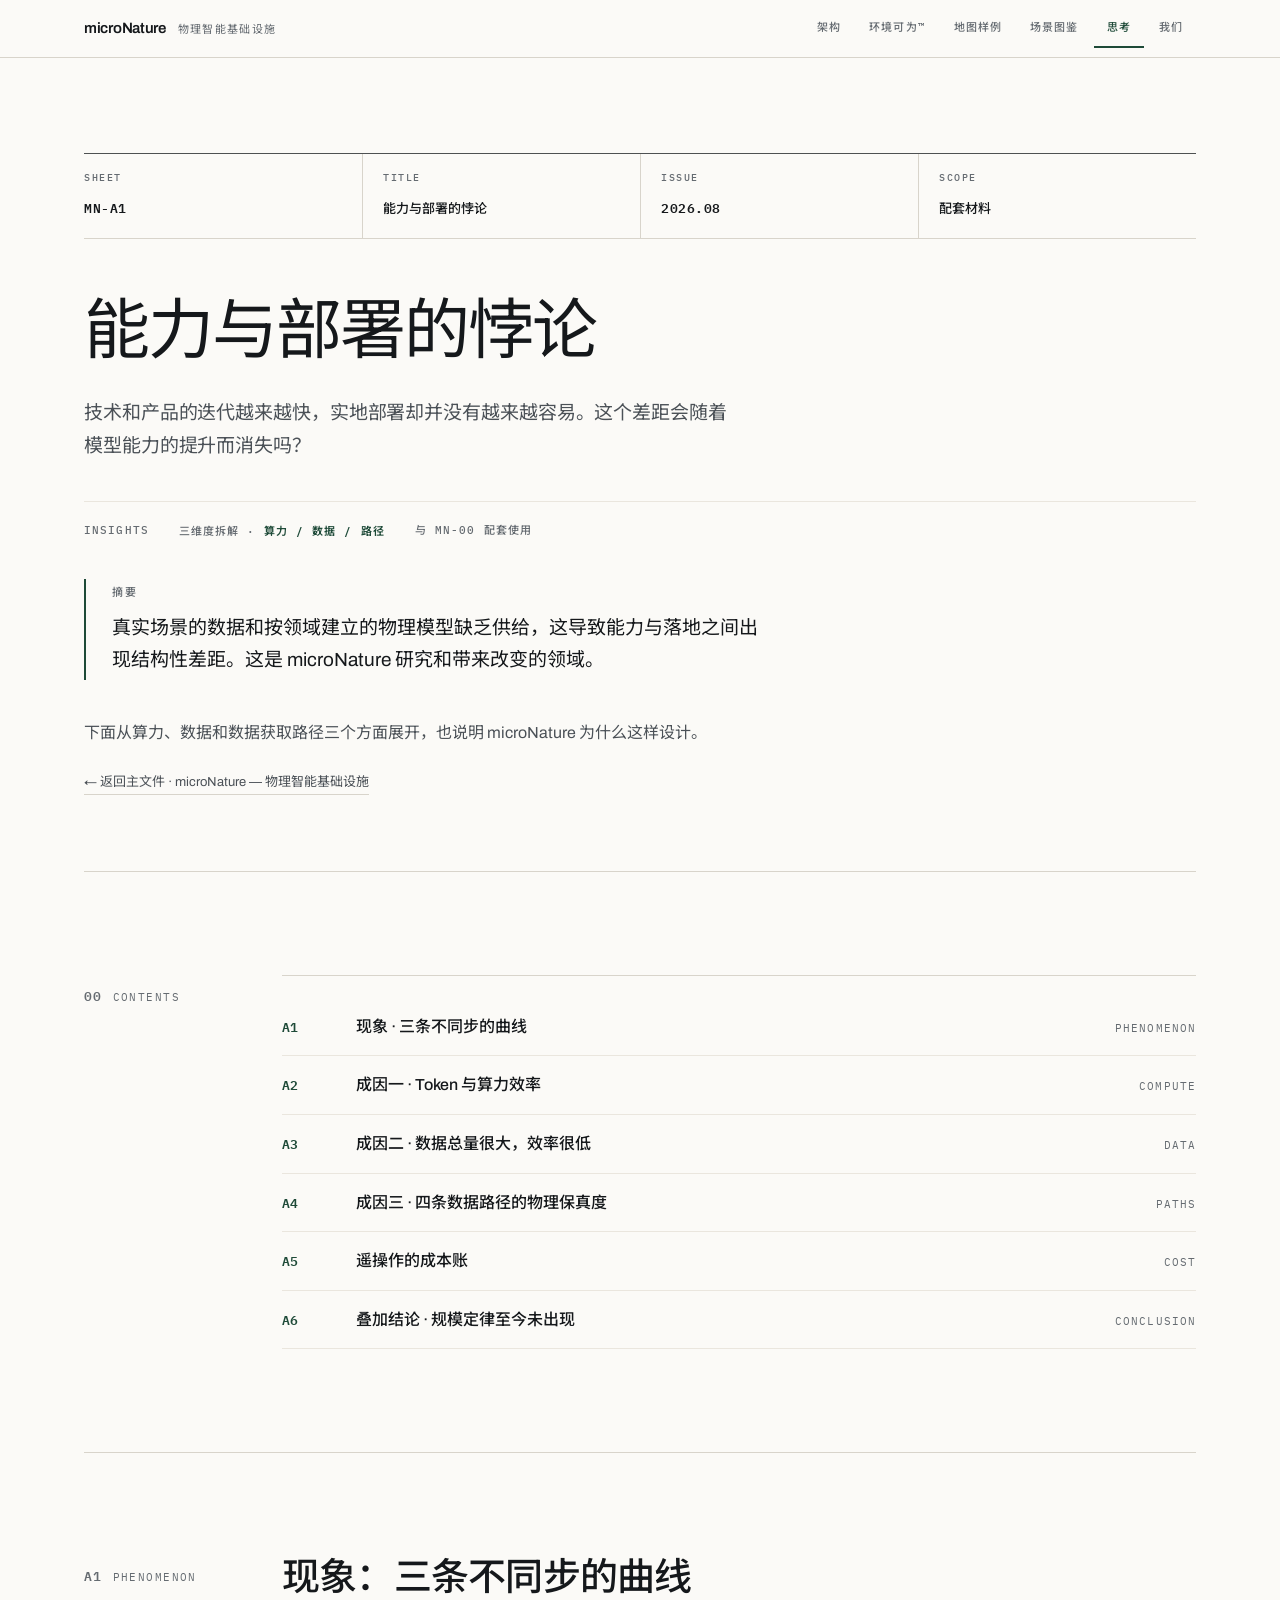
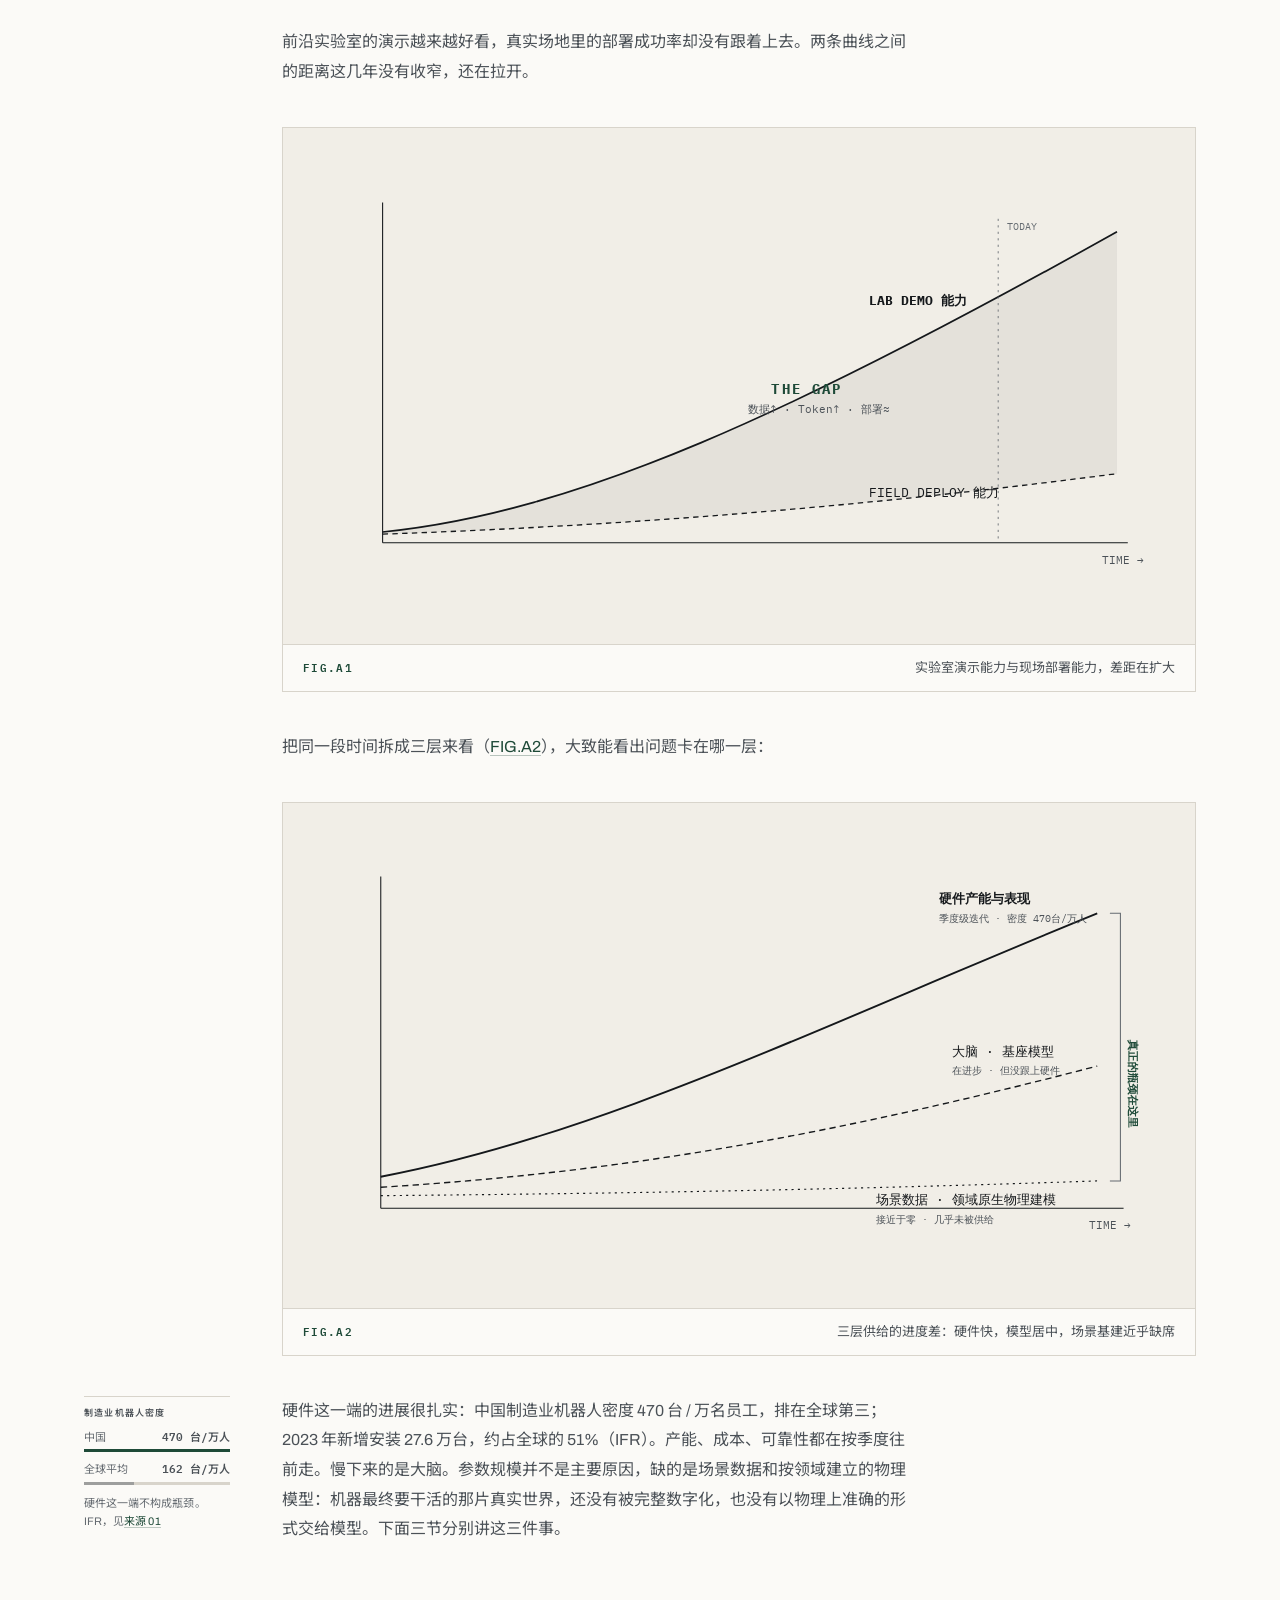
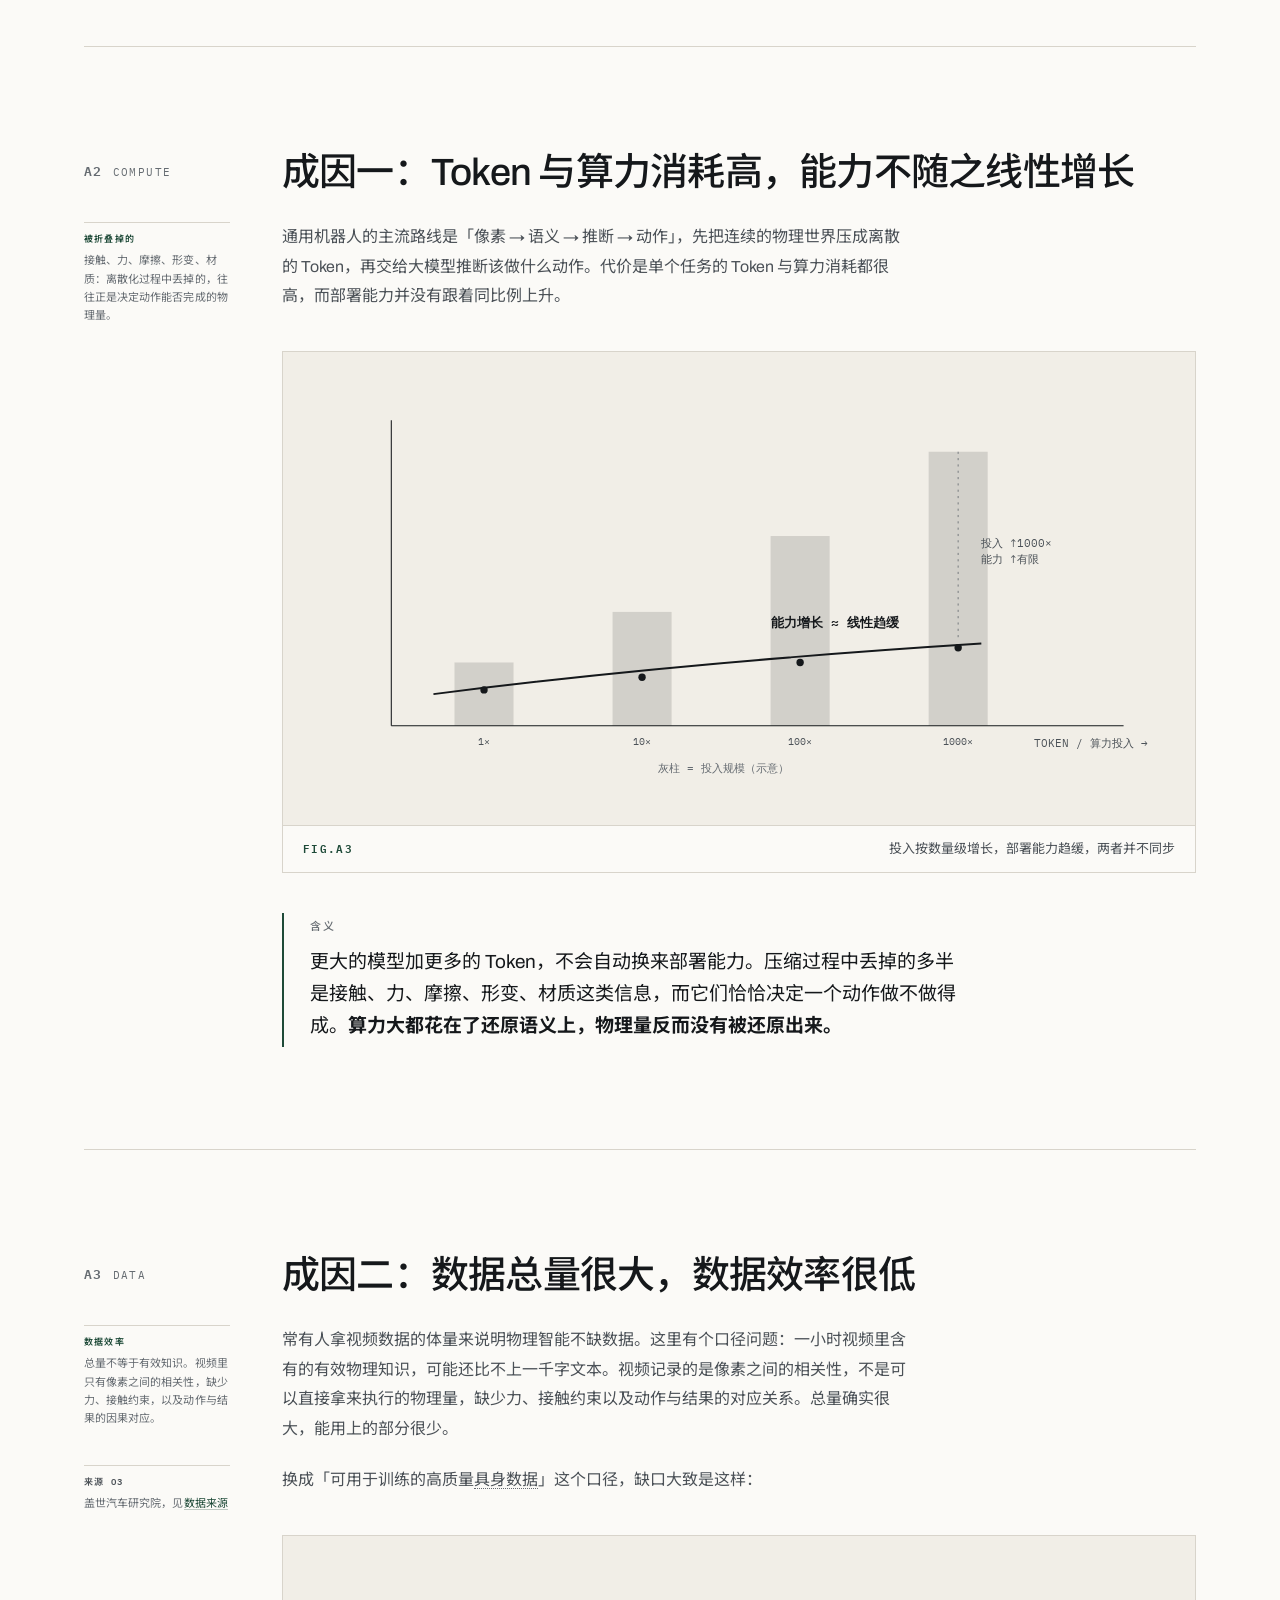
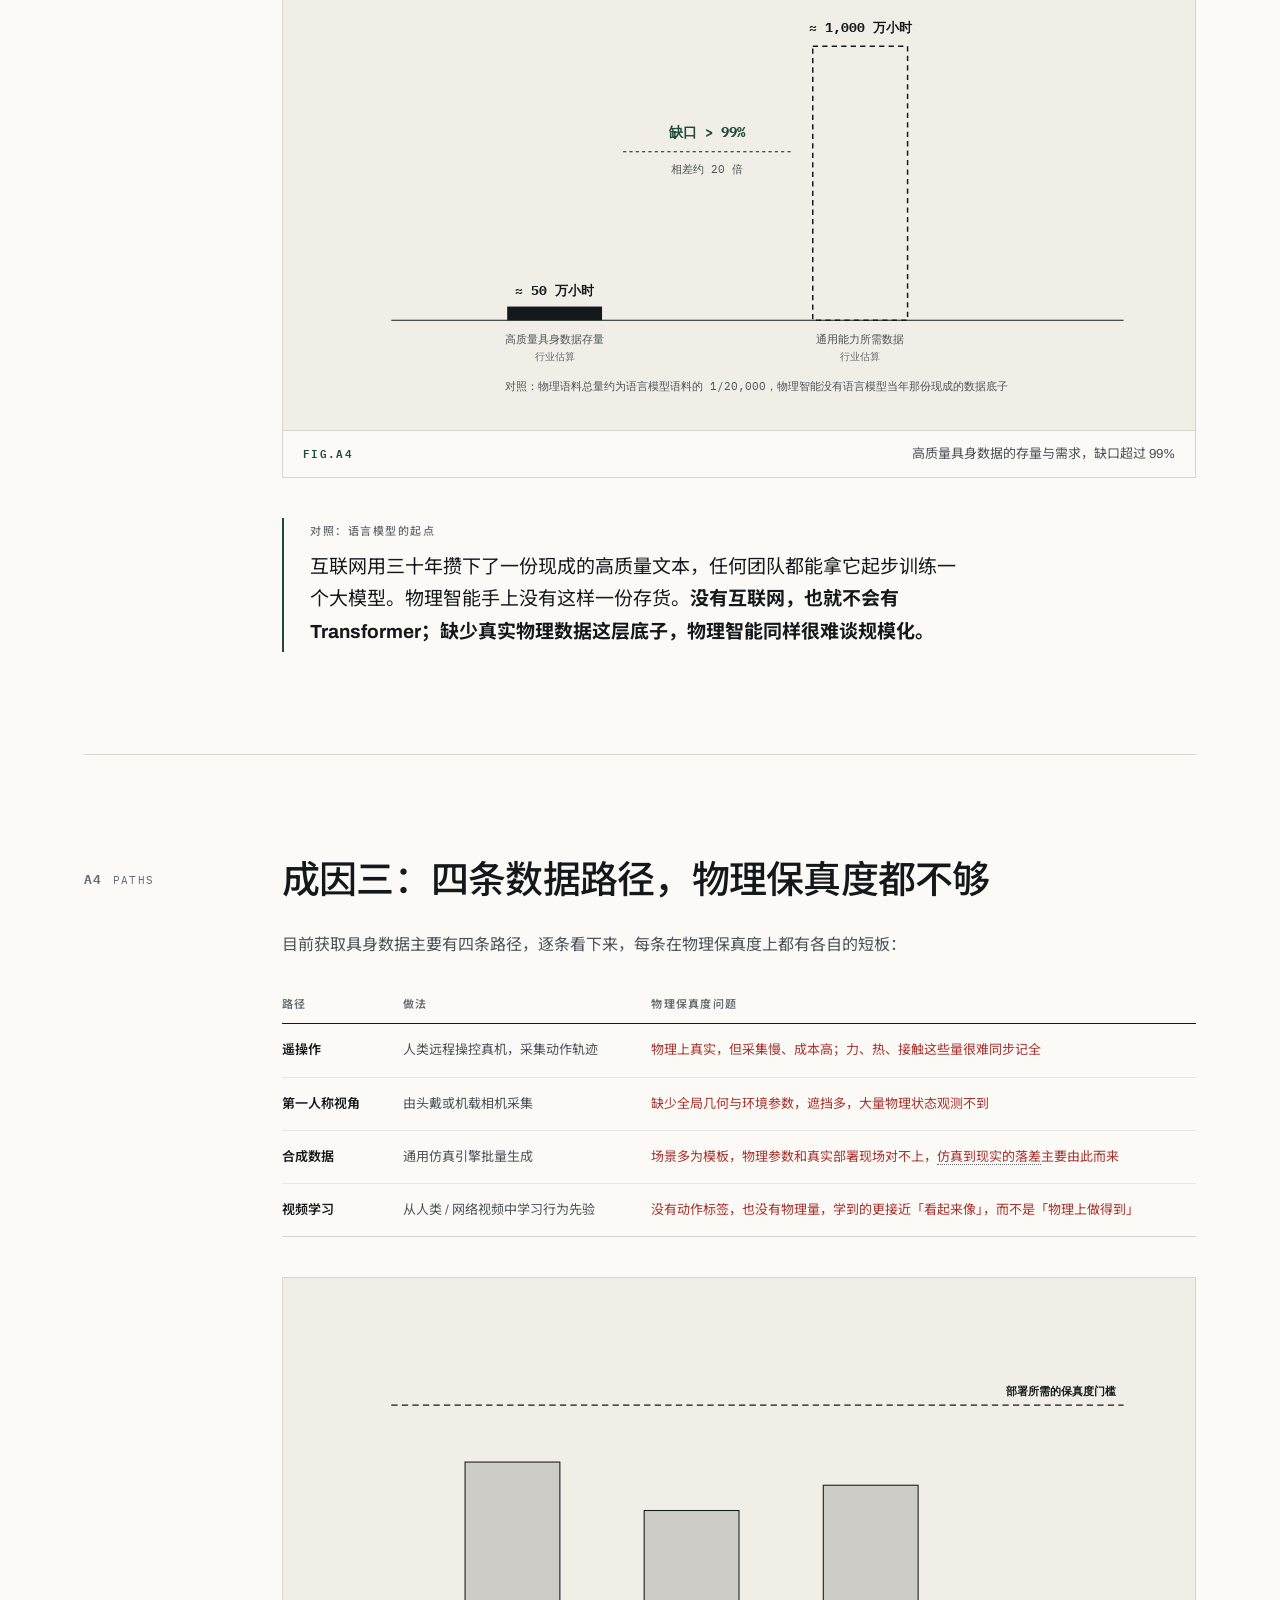
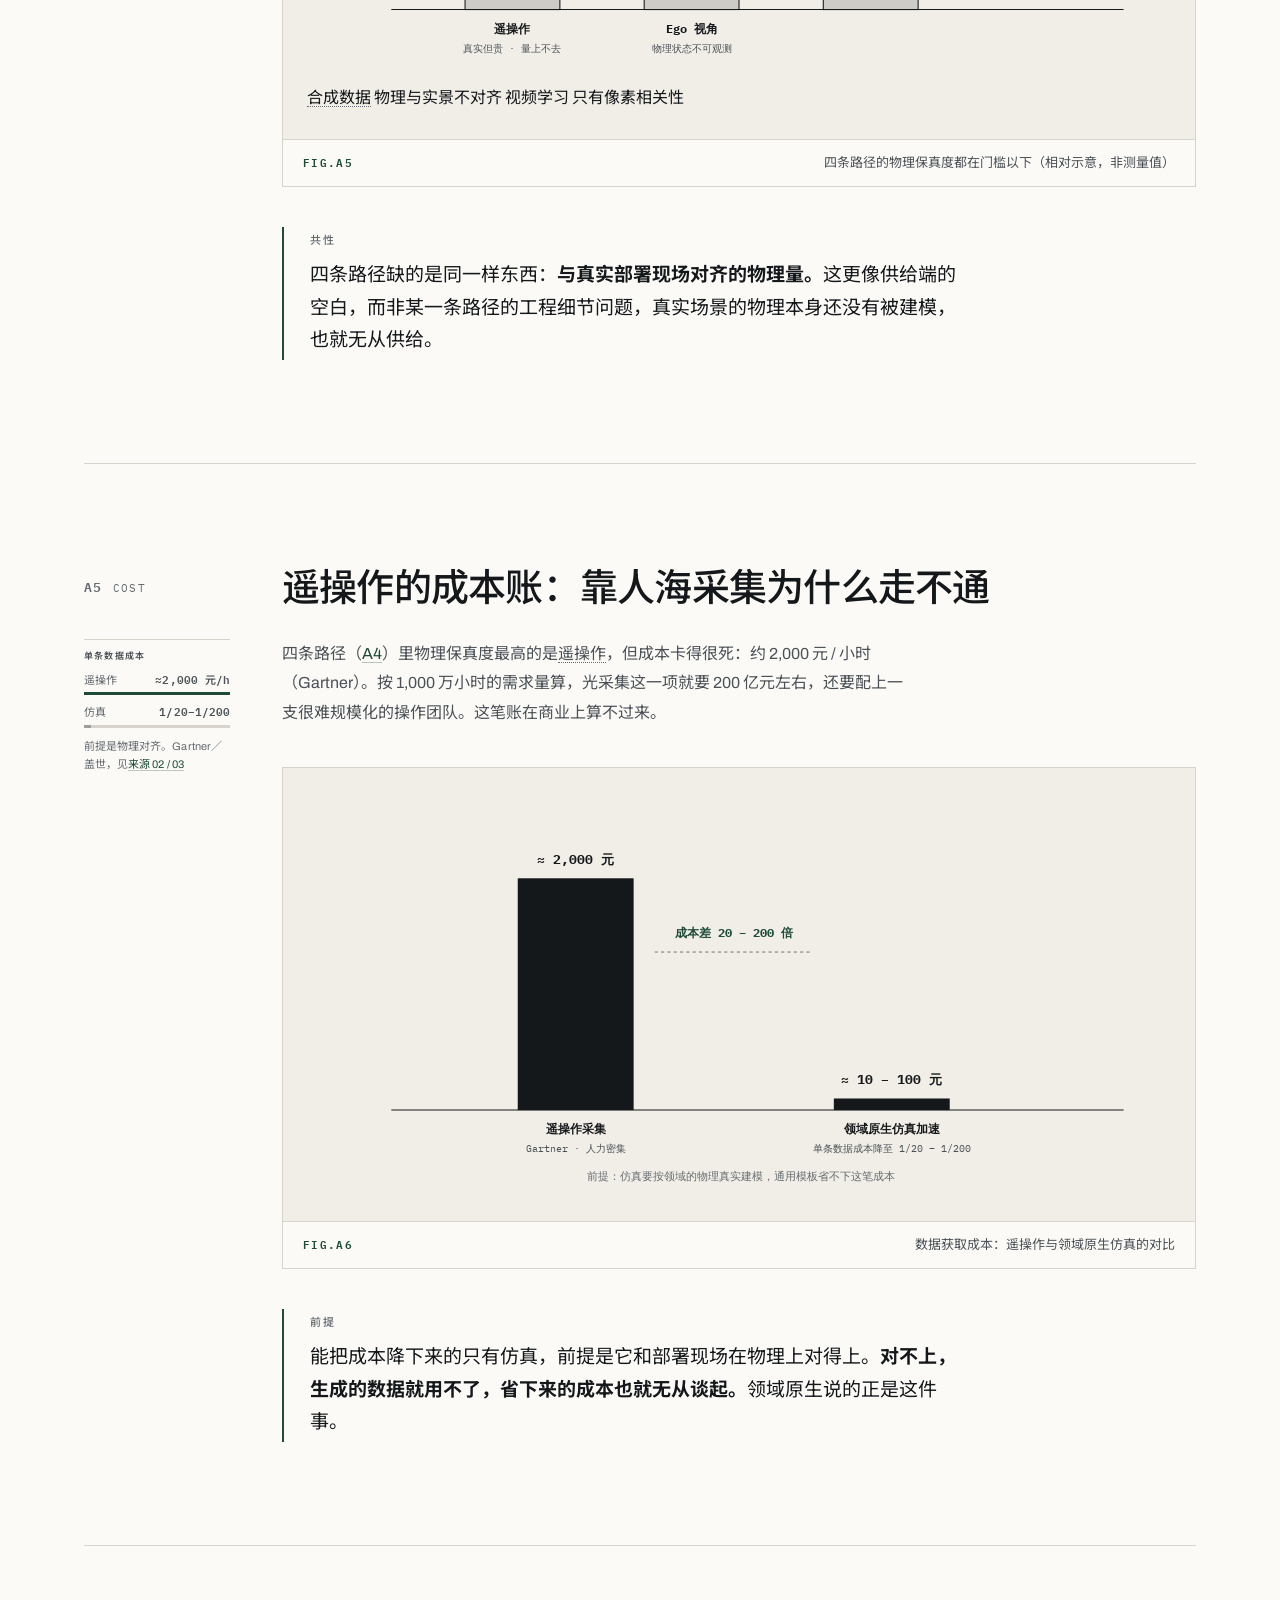
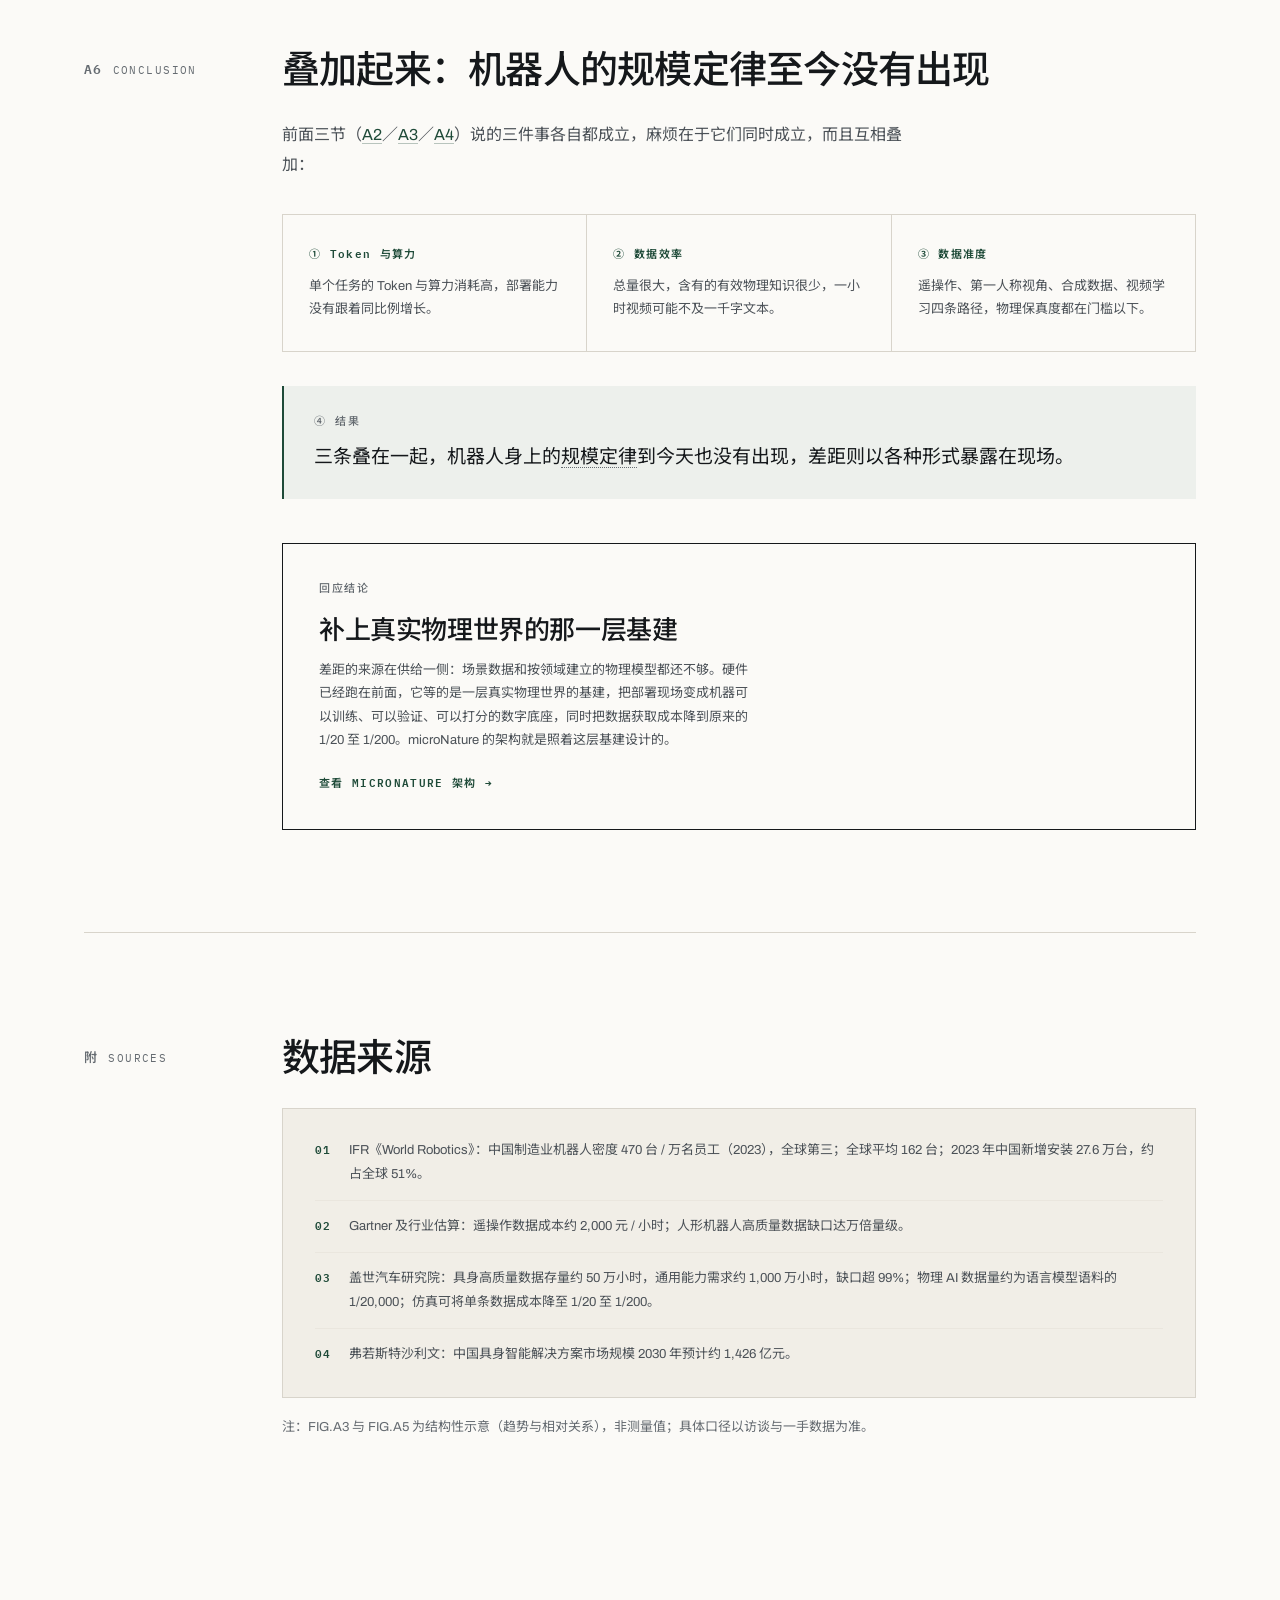
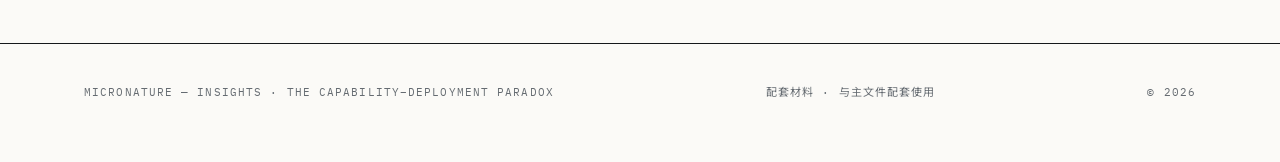
<file: insight.html>
<!DOCTYPE html>
<html lang="zh-CN">
<head>
<meta charset="UTF-8">
<meta name="viewport" content="width=device-width, initial-scale=1">
<title>能力与部署的悖论 — microNature 思考</title>
<meta name="description" content="从算力、数据和数据获取路径三个方面，说明物理智能落地难在哪里：除了模型参数，更缺的是场景数据与按领域建立的物理模型。">
<link rel="preconnect" href="https://fonts.googleapis.com">
<link rel="preconnect" href="https://fonts.gstatic.com" crossorigin>
<link rel="stylesheet" href="https://fonts.googleapis.com/css2?family=Archivo:wght@400;500;600;700&family=IBM+Plex+Mono:wght@400;500;600&family=Noto+Sans+SC:wght@300;400;500;700&display=swap">
<link rel="stylesheet" href="site.css">
</head>
<body>

<nav class="nav" aria-label="站点导航">
  <div class="nav-in">
    <a class="nav-mark" href="index.html">microNature<span>物理智能基础设施</span></a>
    <span class="nav-here" aria-hidden="true"></span>
    <div class="nav-links">
      <a href="index.html">架构</a>
      <a href="environmentaffordance.html">环境可为™</a>
      <a href="map.html">地图样例</a>
      <a href="atlas.html">场景图鉴</a>
      <span class="cur" aria-current="page">思考</span>
      <a href="about.html">我们</a>
    </div>
  </div>
</nav>

<main class="doc">

  <!-- ═══ HERO ═══ -->
  <header class="hero">
    <div class="tblock">
      <div class="tblock-cell"><span class="tblock-k">Sheet</span><span class="tblock-v">MN-A1</span></div>
      <div class="tblock-cell"><span class="tblock-k">Title</span><span class="tblock-v cn">能力与部署的悖论</span></div>
      <div class="tblock-cell"><span class="tblock-k">Issue</span><span class="tblock-v">2026.08</span></div>
      <div class="tblock-cell"><span class="tblock-k">Scope</span><span class="tblock-v cn">配套材料</span></div>
    </div>

    <h1 class="h1">能力与部署的悖论</h1>

    <p class="lede hero-lede">技术和产品的迭代越来越快，实地部署却并没有越来越容易。这个差距会随着模型能力的提升而消失吗？</p>

    <div class="hero-spec">
      <span>Insights</span>
      <span>三维度拆解 · <b>算力 / 数据 / 路径</b></span>
      <span>与 MN-00 配套使用</span>
    </div>

    <div class="statement">
      <span class="mono">摘要</span>
      真实场景的数据和按领域建立的物理模型缺乏供给，这导致能力与落地之间出现结构性差距。这是 microNature 研究和带来改变的领域。
    </div>

    <div class="col">
      <p class="p">下面从算力、数据和数据获取路径三个方面展开，也说明 microNature 为什么这样设计。</p>
    </div>

    <a class="uplink" href="index.html">← 返回主文件 · microNature — 物理智能基础设施</a>
  </header>

  <!-- ═══ CONTENTS ═══ -->
  <section class="band" id="toc">
    <div class="rail"><span class="rail-num">00</span><span class="rail-en">Contents</span><span class="rail-tick"></span></div>
    <div class="col-wide">
      <nav class="toc" aria-label="目录">
        <ol class="toc-list">
          <li><a href="#a1"><span class="toc-n">A1</span><span class="toc-t">现象 · 三条不同步的曲线</span><span class="toc-d">Phenomenon</span></a></li>
          <li><a href="#a2"><span class="toc-n">A2</span><span class="toc-t">成因一 · Token 与算力效率</span><span class="toc-d">Compute</span></a></li>
          <li><a href="#a3"><span class="toc-n">A3</span><span class="toc-t">成因二 · 数据总量很大，效率很低</span><span class="toc-d">Data</span></a></li>
          <li><a href="#a4"><span class="toc-n">A4</span><span class="toc-t">成因三 · 四条数据路径的物理保真度</span><span class="toc-d">Paths</span></a></li>
          <li><a href="#a5"><span class="toc-n">A5</span><span class="toc-t">遥操作的成本账</span><span class="toc-d">Cost</span></a></li>
          <li><a href="#a6"><span class="toc-n">A6</span><span class="toc-t">叠加结论 · 规模定律至今未出现</span><span class="toc-d">Conclusion</span></a></li>
        </ol>
      </nav>
    </div>
  </section>

  <!-- ═══ A1 ═══ -->
  <section class="band" id="a1">
    <div class="rail"><span class="rail-num">A1</span><span class="rail-en">Phenomenon</span><span class="rail-tick"></span></div>
    <div class="col-wide">
      <h2 class="h2">现象：三条不同步的曲线</h2>
      <div class="col">
        <p class="p">前沿实验室的演示越来越好看，真实场地里的部署成功率却没有跟着上去。两条曲线之间的距离这几年没有收窄，还在拉开。</p>
      </div>

      <figure class="plate rise" id="figa01">
        <div class="plate-body"><svg role="img" viewBox="0 0 800 430" xmlns="http://www.w3.org/2000/svg" font-family="IBM Plex Mono, ui-monospace, monospace">
                
                <!-- axes -->
                <line x1="70" y1="360" x2="760" y2="360" stroke="var(--ink)" stroke-width="1"/>
                <line x1="70" y1="360" x2="70" y2="45" stroke="var(--ink)" stroke-width="1"/>
                <text x="736" y="380" font-size="10" fill="var(--ink-2)">TIME →</text>
                <text x="30" y="55" font-size="10" fill="var(--ink-2)" transform="rotate(-90,30,90)">CAPABILITY</text>
                <!-- gap fill -->
                <path d="M70,350 C250,332 450,240 750,72 L750,296 C520,326 300,344 70,352 Z" fill="rgba(26,26,26,0.06)"/>
                <!-- demo curve -->
                <path d="M70,350 C250,332 450,240 750,72" fill="none" stroke="var(--ink)" stroke-width="1.6"/>
                <!-- deploy curve -->
                <path d="M70,352 C300,344 520,326 750,296" fill="none" stroke="var(--ink)" stroke-width="1.2" stroke-dasharray="5,4"/>
                <!-- labels -->
                <text x="520" y="140" font-size="12" fill="var(--ink)" font-weight="bold">LAB DEMO 能力</text>
                <text x="520" y="318" font-size="12" fill="var(--ink)">FIELD DEPLOY 能力</text>
                <text x="430" y="222" font-size="13" fill="var(--accent)" font-weight="bold" letter-spacing="2">THE GAP</text>
                <text x="408" y="240" font-size="10" fill="var(--ink-2)">数据↑ · Token↑ · 部署≈</text>
                <!-- today marker -->
                <line x1="640" y1="60" x2="640" y2="360" stroke="var(--ink-3)" stroke-width="0.8" stroke-dasharray="2,4"/>
                <text x="648" y="70" font-size="9" fill="var(--ink-3)">TODAY</text>
            </svg></div>
        <figcaption class="plate-cap"><b>FIG.A1</b><span>实验室演示能力与现场部署能力，差距在扩大</span></figcaption>
      </figure>

      <div class="col"><p class="p">把同一段时间拆成三层来看（<a class="xref" href="#figa02">FIG.A2</a>），大致能看出问题卡在哪一层：</p></div>

      <figure class="plate rise" id="figa02">
        <div class="plate-body"><svg role="img" viewBox="0 0 820 430" xmlns="http://www.w3.org/2000/svg" font-family="IBM Plex Mono, ui-monospace, monospace">
                
                <!-- axes -->
                <line x1="70" y1="360" x2="775" y2="360" stroke="var(--ink)" stroke-width="1"/>
                <line x1="70" y1="360" x2="70" y2="45" stroke="var(--ink)" stroke-width="1"/>
                <text x="742" y="380" font-size="10" fill="var(--ink-2)">TIME →</text>
                <text x="30" y="55" font-size="10" fill="var(--ink-2)" transform="rotate(-90,30,90)">READY 程度</text>
                <!-- hardware curve: fast -->
                <path d="M70,330 C280,290 480,190 750,80" fill="none" stroke="var(--ink)" stroke-width="1.8"/>
                <text x="600" y="70" font-size="12" fill="var(--ink)" font-weight="bold">硬件产能与表现</text>
                <text x="600" y="88" font-size="9.5" fill="var(--ink-2)">季度级迭代 · 密度 470台/万人</text>
                <!-- model curve: medium -->
                <path d="M70,340 C300,326 500,290 750,225" fill="none" stroke="var(--ink)" stroke-width="1.3" stroke-dasharray="6,4"/>
                <text x="612" y="215" font-size="12" fill="var(--ink)">大脑 · 基座模型</text>
                <text x="612" y="233" font-size="9.5" fill="var(--ink-2)">在进步 · 但没跟上硬件</text>
                <!-- scene infra curve: flat -->
                <path d="M70,348 C300,346 520,342 750,334" fill="none" stroke="var(--ink)" stroke-width="1.1" stroke-dasharray="2,4"/>
                <text x="540" y="356" font-size="12" fill="var(--ink)">场景数据 · 领域原生物理建模</text>
                <text x="540" y="374" font-size="9.5" fill="var(--ink-2)">接近于零 · 几乎未被供给</text>
                <!-- gap bracket -->
                <path d="M762,80 L772,80 L772,334 L762,334" fill="none" stroke="var(--ink-3)" stroke-width="1"/>
                <text x="780" y="200" font-size="10" fill="var(--accent)" font-weight="bold" transform="rotate(90,780,200)">真正的瓶颈在这里</text>
            </svg></div>
        <figcaption class="plate-cap"><b>FIG.A2</b><span>三层供给的进度差：硬件快，模型居中，场景基建近乎缺席</span></figcaption>
      </figure>

      <div class="col">
                        <aside class="mnote mnote-bars">
          <span class="mnote-k">制造业机器人密度</span>
          <span class="bar"><span class="bar-h">中国<b>470 台/万人</b></span><span class="bar-t"><i style="width:100%"></i></span></span>
          <span class="bar mute"><span class="bar-h">全球平均<b>162 台/万人</b></span><span class="bar-t"><i style="width:34%"></i></span></span>
          <span class="bar-n">硬件这一端不构成瓶颈。IFR，见<a href="#sources">来源 01</a></span>
        </aside>
<p class="p">硬件这一端的进展很扎实：中国制造业机器人密度 470 台 / 万名员工，排在全球第三；2023 年新增安装 27.6 万台，约占全球的 51%（IFR）。产能、成本、可靠性都在按季度往前走。慢下来的是大脑。参数规模并不是主要原因，缺的是场景数据和按领域建立的物理模型：机器最终要干活的那片真实世界，还没有被完整数字化，也没有以物理上准确的形式交给模型。下面三节分别讲这三件事。</p>
      </div>
    </div>
  </section>

  <!-- ═══ A2 ═══ -->
  <section class="band" id="a2">
    <div class="rail"><span class="rail-num">A2</span><span class="rail-en">Compute</span><span class="rail-tick"></span></div>
    <div class="col-wide">
      <h2 class="h2">成因一：Token 与算力消耗高，能力不随之线性增长</h2>
      <div class="col">
        <aside class="mnote mnote-term">
          <span class="mnote-k">被折叠掉的</span>
          接触、力、摩擦、形变、材质：离散化过程中丢掉的，往往正是决定动作能否完成的物理量。
        </aside>
        <p class="p">通用机器人的主流路线是「像素 → 语义 → 推断 → 动作」，先把连续的物理世界压成离散的 Token，再交给大模型推断该做什么动作。代价是单个任务的 Token 与算力消耗都很高，而部署能力并没有跟着同比例上升。</p>
      </div>

      <figure class="plate rise" id="figa03">
        <div class="plate-body"><svg role="img" viewBox="0 0 820 400" xmlns="http://www.w3.org/2000/svg" font-family="IBM Plex Mono, ui-monospace, monospace">
                
                <!-- axes -->
                <line x1="80" y1="330" x2="775" y2="330" stroke="var(--ink)" stroke-width="1"/>
                <line x1="80" y1="330" x2="80" y2="40" stroke="var(--ink)" stroke-width="1"/>
                <text x="690" y="350" font-size="10" fill="var(--ink-2)">TOKEN / 算力投入 →</text>
                <text x="34" y="50" font-size="10" fill="var(--ink-2)" transform="rotate(-90,34,88)">部署能力</text>
                <!-- input bars (log steps) -->
                <rect x="140" y="270" width="56" height="60" fill="rgba(26,26,26,0.14)"/>
                <text x="168" y="348" font-size="9.5" fill="var(--ink-2)" text-anchor="middle">1×</text>
                <rect x="290" y="222" width="56" height="108" fill="rgba(26,26,26,0.14)"/>
                <text x="318" y="348" font-size="9.5" fill="var(--ink-2)" text-anchor="middle">10×</text>
                <rect x="440" y="150" width="56" height="180" fill="rgba(26,26,26,0.14)"/>
                <text x="468" y="348" font-size="9.5" fill="var(--ink-2)" text-anchor="middle">100×</text>
                <rect x="590" y="70" width="56" height="260" fill="rgba(26,26,26,0.14)"/>
                <text x="618" y="348" font-size="9.5" fill="var(--ink-2)" text-anchor="middle">1000×</text>
                <text x="395" y="374" font-size="10" fill="var(--ink-3)" text-anchor="middle">灰柱 = 投入规模（示意）</text>
                <!-- capability curve: saturating -->
                <path d="M120,300 C260,282 420,266 640,252" fill="none" stroke="var(--ink)" stroke-width="1.8"/>
                <circle cx="168" cy="296" r="3.5" fill="var(--ink)"/>
                <circle cx="318" cy="284" r="3.5" fill="var(--ink)"/>
                <circle cx="468" cy="270" r="3.5" fill="var(--ink)"/>
                <circle cx="618" cy="256" r="3.5" fill="var(--ink)"/>
                <text x="440" y="236" font-size="12" fill="var(--ink)" font-weight="bold">能力增长 ≈ 线性趋缓</text>
                <!-- divergence annotation -->
                <line x1="618" y1="70" x2="618" y2="248" stroke="var(--ink-3)" stroke-width="0.8" stroke-dasharray="2,4"/>
                <text x="640" y="160" font-size="10.5" fill="var(--ink-2)">投入 ↑1000×</text>
                <text x="640" y="176" font-size="10.5" fill="var(--ink-2)">能力 ↑有限</text>
            </svg></div>
        <figcaption class="plate-cap"><b>FIG.A3</b><span>投入按数量级增长，部署能力趋缓，两者并不同步</span></figcaption>
      </figure>

      <div class="statement">
        <span class="mono">含义</span>
        更大的模型加更多的 Token，不会自动换来部署能力。压缩过程中丢掉的多半是接触、力、摩擦、形变、材质这类信息，而它们恰恰决定一个动作做不做得成。<strong>算力大都花在了还原语义上，物理量反而没有被还原出来。</strong>
      </div>
    </div>
  </section>

  <!-- ═══ A3 ═══ -->
  <section class="band" id="a3">
    <div class="rail"><span class="rail-num">A3</span><span class="rail-en">Data</span><span class="rail-tick"></span></div>
    <div class="col-wide">
      <h2 class="h2">成因二：数据总量很大，数据效率很低</h2>
      <div class="col">
        <aside class="mnote mnote-term">
          <span class="mnote-k">数据效率</span>
          总量不等于有效知识。视频里只有像素之间的相关性，缺少力、接触约束，以及动作与结果的因果对应。
        </aside>
        <p class="p">常有人拿视频数据的体量来说明物理智能不缺数据。这里有个口径问题：一小时视频里含有的有效物理知识，可能还比不上一千字文本。视频记录的是像素之间的相关性，不是可以直接拿来执行的物理量，缺少力、接触约束以及动作与结果的对应关系。总量确实很大，能用上的部分很少。</p>
        <aside class="mnote">
          <span class="mnote-k">来源 03</span>
          盖世汽车研究院，见<a href="#sources">数据来源</a>
        </aside>
        <p class="p">换成「可用于训练的高质量<span class="term" data-t="embodied">具身数据</span>」这个口径，缺口大致是这样：</p>
      </div>

      <figure class="plate rise" id="figa04">
        <div class="plate-body"><svg role="img" viewBox="0 0 820 420" xmlns="http://www.w3.org/2000/svg" font-family="IBM Plex Mono, ui-monospace, monospace">
                
                <!-- axis -->
                <line x1="80" y1="340" x2="775" y2="340" stroke="var(--ink)" stroke-width="1"/>
                <!-- bar 1: 存量 50万小时 (linear scale: 1000万 = 260px → 50万 = 13px) -->
                <rect x="190" y="327" width="90" height="13" fill="var(--ink)"/>
                <text x="235" y="316" font-size="12" fill="var(--ink)" font-weight="bold" text-anchor="middle">≈ 50 万小时</text>
                <text x="235" y="362" font-size="10" fill="var(--ink-2)" text-anchor="middle">高质量具身数据存量</text>
                <text x="235" y="378" font-size="9.5" fill="var(--ink-3)" text-anchor="middle">行业估算</text>
                <!-- bar 2: 需求 1000万小时 -->
                <rect x="480" y="80" width="90" height="260" fill="none" stroke="var(--ink)" stroke-width="1.4" stroke-dasharray="5,4"/>
                <text x="525" y="66" font-size="12" fill="var(--ink)" font-weight="bold" text-anchor="middle">≈ 1,000 万小时</text>
                <text x="525" y="362" font-size="10" fill="var(--ink-2)" text-anchor="middle">通用能力所需数据</text>
                <text x="525" y="378" font-size="9.5" fill="var(--ink-3)" text-anchor="middle">行业估算</text>
                <!-- gap annotation -->
                <line x1="300" y1="180" x2="460" y2="180" stroke="var(--ink)" stroke-width="1" stroke-dasharray="3,3"/>
                <text x="380" y="166" font-size="13" fill="var(--accent)" font-weight="bold" text-anchor="middle">缺口 &gt; 99%</text>
                <text x="380" y="200" font-size="10" fill="var(--ink-2)" text-anchor="middle">相差约 20 倍</text>
                <!-- bottom note -->
                <text x="427" y="406" font-size="10.5" fill="var(--ink-2)" text-anchor="middle">对照：物理语料总量约为语言模型语料的 1/20,000，物理智能没有语言模型当年那份现成的数据底子</text>
            </svg></div>
        <figcaption class="plate-cap"><b>FIG.A4</b><span>高质量具身数据的存量与需求，缺口超过 99%</span></figcaption>
      </figure>

      <div class="statement">
        <span class="mono">对照：语言模型的起点</span>
        互联网用三十年攒下了一份现成的高质量文本，任何团队都能拿它起步训练一个大模型。物理智能手上没有这样一份存货。<strong>没有互联网，也就不会有 Transformer；缺少真实物理数据这层底子，物理智能同样很难谈规模化。</strong>
      </div>
    </div>
  </section>

  <!-- ═══ A4 ═══ -->
  <section class="band" id="a4">
    <div class="rail"><span class="rail-num">A4</span><span class="rail-en">Paths</span><span class="rail-tick"></span></div>
    <div class="col-wide">
      <h2 class="h2">成因三：四条数据路径，物理保真度都不够</h2>
      <div class="col">
        <p class="p">目前获取具身数据主要有四条路径，逐条看下来，每条在物理保真度上都有各自的短板：</p>
      </div>

      <div class="tbl-wrap">
        <table class="tbl">
          <thead>
            <tr><th>路径</th><th>做法</th><th>物理保真度问题</th></tr>
          </thead>
          <tbody>
            <tr><td>遥操作</td><td>人类远程操控真机，采集动作轨迹</td><td class="is-wrong">物理上真实，但采集慢、成本高；力、热、接触这些量很难同步记全</td></tr>
            <tr><td>第一人称视角</td><td>由头戴或机载相机采集</td><td class="is-wrong">缺少全局几何与环境参数，遮挡多，大量物理状态观测不到</td></tr>
            <tr><td>合成数据</td><td>通用仿真引擎批量生成</td><td class="is-wrong">场景多为模板，物理参数和真实部署现场对不上，<span class="term" data-t="sim2real">仿真到现实的落差</span>主要由此而来</td></tr>
            <tr><td>视频学习</td><td>从人类 / 网络视频中学习行为先验</td><td class="is-wrong">没有动作标签，也没有物理量，学到的更接近「看起来像」，而不是「物理上做得到」</td></tr>
          </tbody>
        </table>
      </div>

      <figure class="plate rise" id="figa05">
        <div class="plate-body"><svg role="img" viewBox="0 0 820 360" xmlns="http://www.w3.org/2000/svg" font-family="IBM Plex Mono, ui-monospace, monospace">
                
                <!-- axis -->
                <line x1="80" y1="290" x2="775" y2="290" stroke="var(--ink)" stroke-width="1"/>
                <text x="34" y="50" font-size="10" fill="var(--ink-2)" transform="rotate(-90,34,88)">物理保真度</text>
                <!-- threshold line -->
                <line x1="80" y1="96" x2="775" y2="96" stroke="var(--ink)" stroke-width="1.2" stroke-dasharray="6,4"/>
                <text x="768" y="86" font-size="10.5" fill="var(--ink)" font-weight="bold" text-anchor="end">部署所需的保真度门槛</text>
                <!-- bars (relative, qualitative) -->
                <rect x="150" y="150" width="90" height="140" fill="rgba(26,26,26,0.16)" stroke="var(--ink)" stroke-width="1"/>
                <text x="195" y="312" font-size="11" fill="var(--ink)" font-weight="bold" text-anchor="middle">遥操作</text>
                <text x="195" y="330" font-size="9.5" fill="var(--ink-2)" text-anchor="middle">真实但贵 · 量上不去</text>
                <rect x="320" y="196" width="90" height="94" fill="rgba(26,26,26,0.16)" stroke="var(--ink)" stroke-width="1"/>
                <text x="365" y="312" font-size="11" fill="var(--ink)" font-weight="bold" text-anchor="middle">Ego 视角</text>
                <text x="365" y="330" font-size="9.5" fill="var(--ink-2)" text-anchor="middle">物理状态不可观测</text>
                <rect x="490" y="172" width="90" height="118" fill="rgba(26,26,26,0.16)" stroke="var(--ink)" stroke-width="1"/>
                <text x="535" y="312" font-size="11" fill="var(--ink)" font-weight="bold" text-anchor="middle"><span class="term" data-t="twin">合成数据</span></text>
                <text x="535" y="330" font-size="9.5" fill="var(--ink-2)" text-anchor="middle">物理与实景不对齐</text>
                <rect x="660" y="230" width="90" height="60" fill="rgba(26,26,26,0.16)" stroke="var(--ink)" stroke-width="1"/>
                <text x="705" y="312" font-size="11" fill="var(--ink)" font-weight="bold" text-anchor="middle">视频学习</text>
                <text x="705" y="330" font-size="9.5" fill="var(--ink-2)" text-anchor="middle">只有像素相关性</text>
            </svg></div>
        <figcaption class="plate-cap"><b>FIG.A5</b><span>四条路径的物理保真度都在门槛以下（相对示意，非测量值）</span></figcaption>
      </figure>

      <div class="statement">
        <span class="mono">共性</span>
        四条路径缺的是同一样东西：<strong>与真实部署现场对齐的物理量。</strong>这更像供给端的空白，而非某一条路径的工程细节问题，真实场景的物理本身还没有被建模，也就无从供给。
      </div>
    </div>
  </section>

  <!-- ═══ A5 ═══ -->
  <section class="band" id="a5">
    <div class="rail"><span class="rail-num">A5</span><span class="rail-en">Cost</span><span class="rail-tick"></span></div>
    <div class="col-wide">
      <h2 class="h2">遥操作的成本账：靠人海采集为什么走不通</h2>
      <div class="col">
                        <aside class="mnote mnote-bars">
          <span class="mnote-k">单条数据成本</span>
          <span class="bar"><span class="bar-h">遥操作<b>≈2,000 元/h</b></span><span class="bar-t"><i style="width:100%"></i></span></span>
          <span class="bar mute"><span class="bar-h">仿真<b>1/20–1/200</b></span><span class="bar-t"><i style="width:5%"></i></span></span>
          <span class="bar-n">前提是物理对齐。Gartner／盖世，见<a href="#sources">来源 02 / 03</a></span>
        </aside>
<p class="p">四条路径（<a class="xref" href="#a4">A4</a>）里物理保真度最高的是<span class="term" data-t="teleop">遥操作</span>，但成本卡得很死：约 2,000 元 / 小时（Gartner）。按 1,000 万小时的需求量算，光采集这一项就要 200 亿元左右，还要配上一支很难规模化的操作团队。这笔账在商业上算不过来。</p>
      </div>

      <figure class="plate rise" id="figa06">
        <div class="plate-body"><svg role="img" viewBox="0 0 820 380" xmlns="http://www.w3.org/2000/svg" font-family="IBM Plex Mono, ui-monospace, monospace">
                
                <!-- axis -->
                <line x1="80" y1="300" x2="775" y2="300" stroke="var(--ink)" stroke-width="1"/>
                <text x="34" y="50" font-size="10" fill="var(--ink-2)" transform="rotate(-90,34,88)">单小时数据成本（元）</text>
                <!-- bar 1: 遥操作 2000 元 → height 220 -->
                <rect x="200" y="80" width="110" height="220" fill="var(--ink)"/>
                <text x="255" y="66" font-size="12.5" fill="var(--ink)" font-weight="bold" text-anchor="middle">≈ 2,000 元</text>
                <text x="255" y="322" font-size="11" fill="var(--ink)" font-weight="bold" text-anchor="middle">遥操作采集</text>
                <text x="255" y="340" font-size="9.5" fill="var(--ink-2)" text-anchor="middle">Gartner · 人力密集</text>
                <!-- bar 2: 仿真加速 10–100 元 → height ~11 (10元 at 0.11px/元 scale) -->
                <rect x="500" y="289" width="110" height="11" fill="var(--ink)"/>
                <text x="555" y="275" font-size="12.5" fill="var(--ink)" font-weight="bold" text-anchor="middle">≈ 10 – 100 元</text>
                <text x="555" y="322" font-size="11" fill="var(--ink)" font-weight="bold" text-anchor="middle">领域原生仿真加速</text>
                <text x="555" y="340" font-size="9.5" fill="var(--ink-2)" text-anchor="middle">单条数据成本降至 1/20 – 1/200</text>
                <!-- annotation -->
                <line x1="330" y1="150" x2="480" y2="150" stroke="var(--ink-3)" stroke-width="0.9" stroke-dasharray="3,3"/>
                <text x="405" y="136" font-size="11.5" fill="var(--accent)" font-weight="bold" text-anchor="middle">成本差 20 – 200 倍</text>
                <text x="412" y="366" font-size="10" fill="var(--ink-3)" text-anchor="middle">前提：仿真要按领域的物理真实建模，通用模板省不下这笔成本</text>
            </svg></div>
        <figcaption class="plate-cap"><b>FIG.A6</b><span>数据获取成本：遥操作与领域原生仿真的对比</span></figcaption>
      </figure>

      <div class="statement">
        <span class="mono">前提</span>
        能把成本降下来的只有仿真，前提是它和部署现场在物理上对得上。<strong>对不上，生成的数据就用不了，省下来的成本也就无从谈起。</strong>领域原生说的正是这件事。
      </div>
    </div>
  </section>

  <!-- ═══ A6 ═══ -->
  <section class="band" id="a6">
    <div class="rail"><span class="rail-num">A6</span><span class="rail-en">Conclusion</span><span class="rail-tick"></span></div>
    <div class="col-wide">
      <h2 class="h2">叠加起来：机器人的规模定律至今没有出现</h2>
      <div class="col">
        <p class="p">前面三节（<a class="xref" href="#a2">A2</a>／<a class="xref" href="#a3">A3</a>／<a class="xref" href="#a4">A4</a>）说的三件事各自都成立，麻烦在于它们同时成立，而且互相叠加：</p>
      </div>

      <div class="grid grid-3">
        <div class="cell">
          <span class="cell-code">① Token 与算力</span>
          <p>单个任务的 Token 与算力消耗高，部署能力没有跟着同比例增长。</p>
        </div>
        <div class="cell">
          <span class="cell-code">② 数据效率</span>
          <p>总量很大，含有的有效物理知识很少，一小时视频可能不及一千字文本。</p>
        </div>
        <div class="cell">
          <span class="cell-code">③ 数据准度</span>
          <p>遥操作、第一人称视角、合成数据、视频学习四条路径，物理保真度都在门槛以下。</p>
        </div>
      </div>

      <div class="statement sum">
        <span class="mono">④ 结果</span>
        三条叠在一起，机器人身上的<span class="term" data-t="scaling">规模定律</span>到今天也没有出现，差距则以各种形式暴露在现场。
      </div>

      <a class="cta" href="index.html" target="_blank" rel="noopener">
        <span class="eyebrow">回应结论</span>
        <h3 class="h3">补上真实物理世界的那一层基建</h3>
        <p>差距的来源在供给一侧：场景数据和按领域建立的物理模型都还不够。硬件已经跑在前面，它等的是一层真实物理世界的基建，把部署现场变成机器可以训练、可以验证、可以打分的数字底座，同时把数据获取成本降到原来的 1/20 至 1/200。microNature 的架构就是照着这层基建设计的。</p>
        <span class="cta-go">查看 microNature 架构 →</span>
      </a>
    </div>
  </section>

  <!-- ═══ SOURCES ═══ -->
  <section class="band" id="sources">
    <div class="rail"><span class="rail-num">附</span><span class="rail-en">Sources</span><span class="rail-tick"></span></div>
    <div class="col-wide">
      <h2 class="h2">数据来源</h2>
      <div class="notes">
        <ol>
          <li>IFR《World Robotics》：中国制造业机器人密度 470 台 / 万名员工（2023），全球第三；全球平均 162 台；2023 年中国新增安装 27.6 万台，约占全球 51%。</li>
          <li>Gartner 及行业估算：遥操作数据成本约 2,000 元 / 小时；人形机器人高质量数据缺口达万倍量级。</li>
          <li>盖世汽车研究院：具身高质量数据存量约 50 万小时，通用能力需求约 1,000 万小时，缺口超 99%；物理 AI 数据量约为语言模型语料的 1/20,000；仿真可将单条数据成本降至 1/20 至 1/200。</li>
          <li>弗若斯特沙利文：中国具身智能解决方案市场规模 2030 年预计约 1,426 亿元。</li>
        </ol>
      </div>
      <p class="small" style="margin-top:18px; color:var(--ink-3)">注：FIG.A3 与 FIG.A5 为结构性示意（趋势与相对关系），非测量值；具体口径以访谈与一手数据为准。</p>
    </div>
  </section>

</main>

<footer class="foot">
  <div class="doc">
    <div class="foot-line">
      <span>microNature — Insights · The Capability–Deployment Paradox</span>
      <span>配套材料 · 与主文件配套使用</span>
      <span>© 2026</span>
    </div>
  </div>
</footer>

<script src="site.js" defer></script>
</body>
</html>
</file>
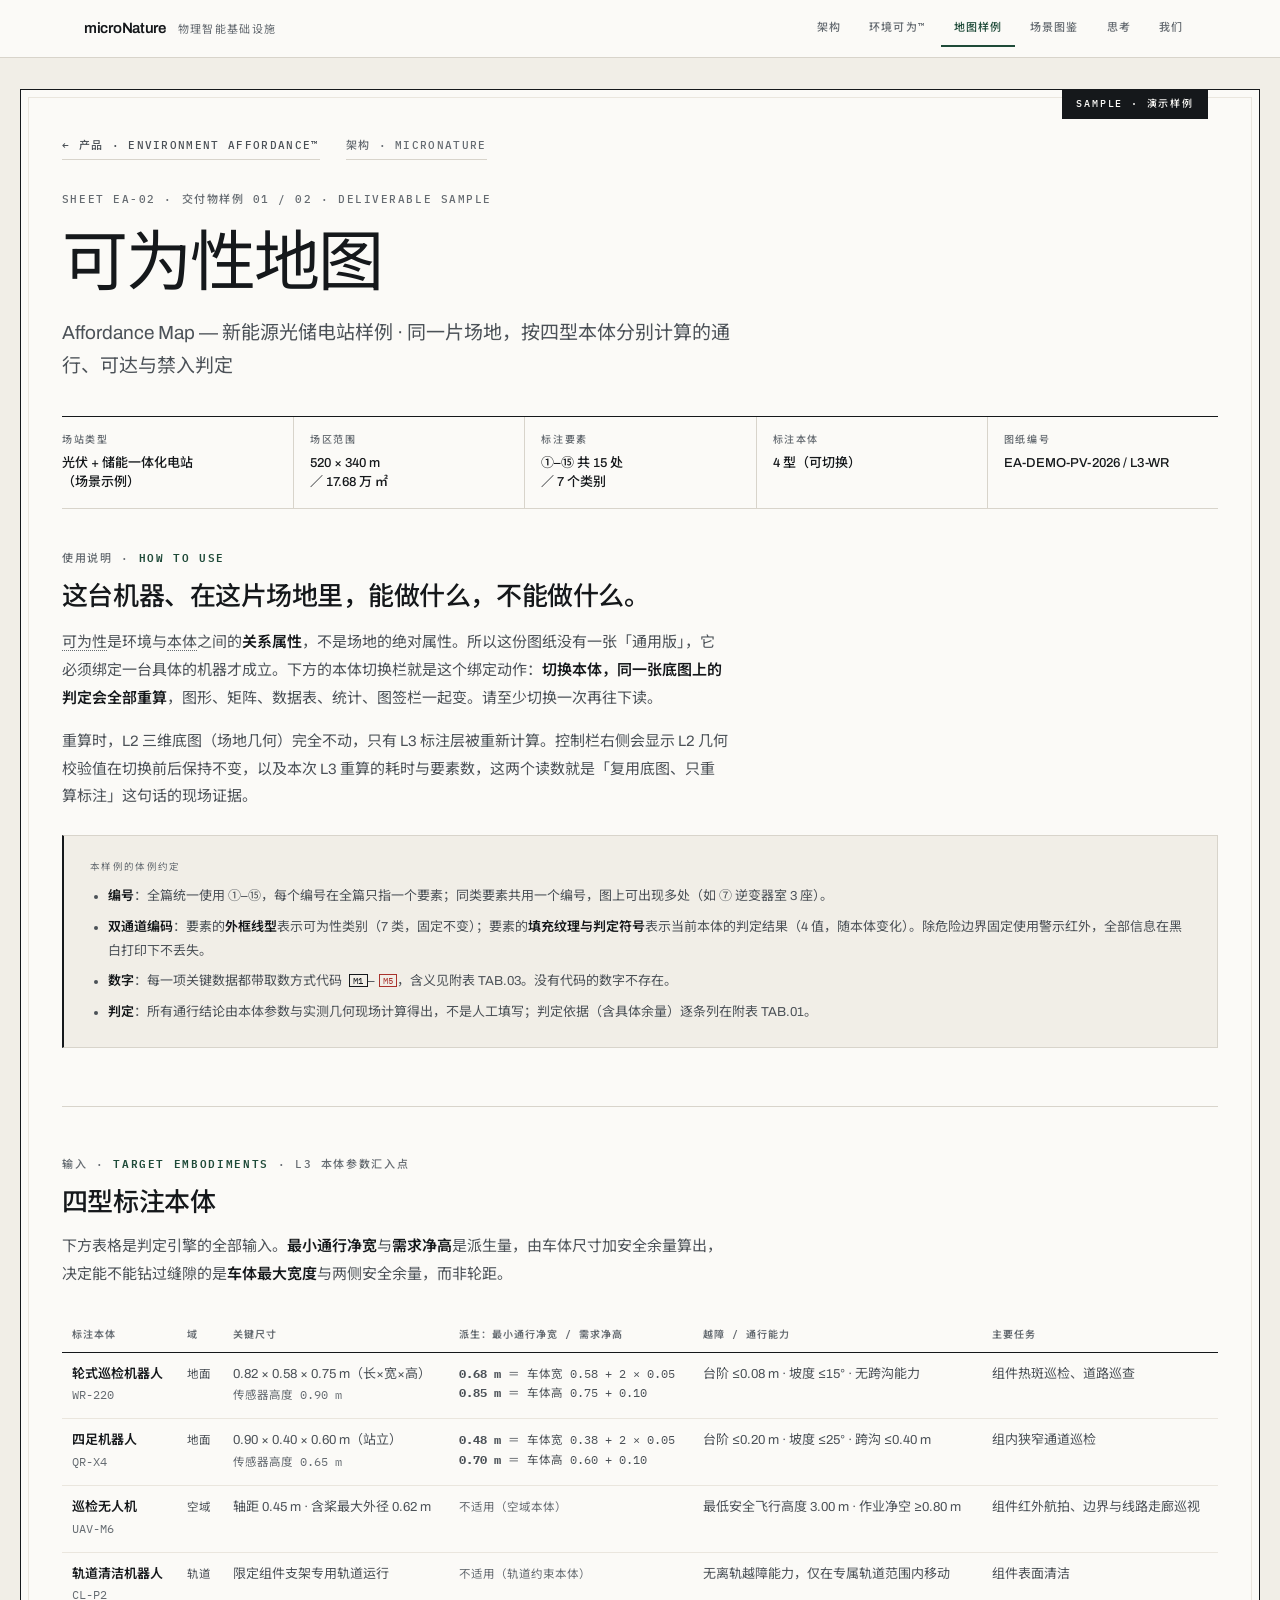
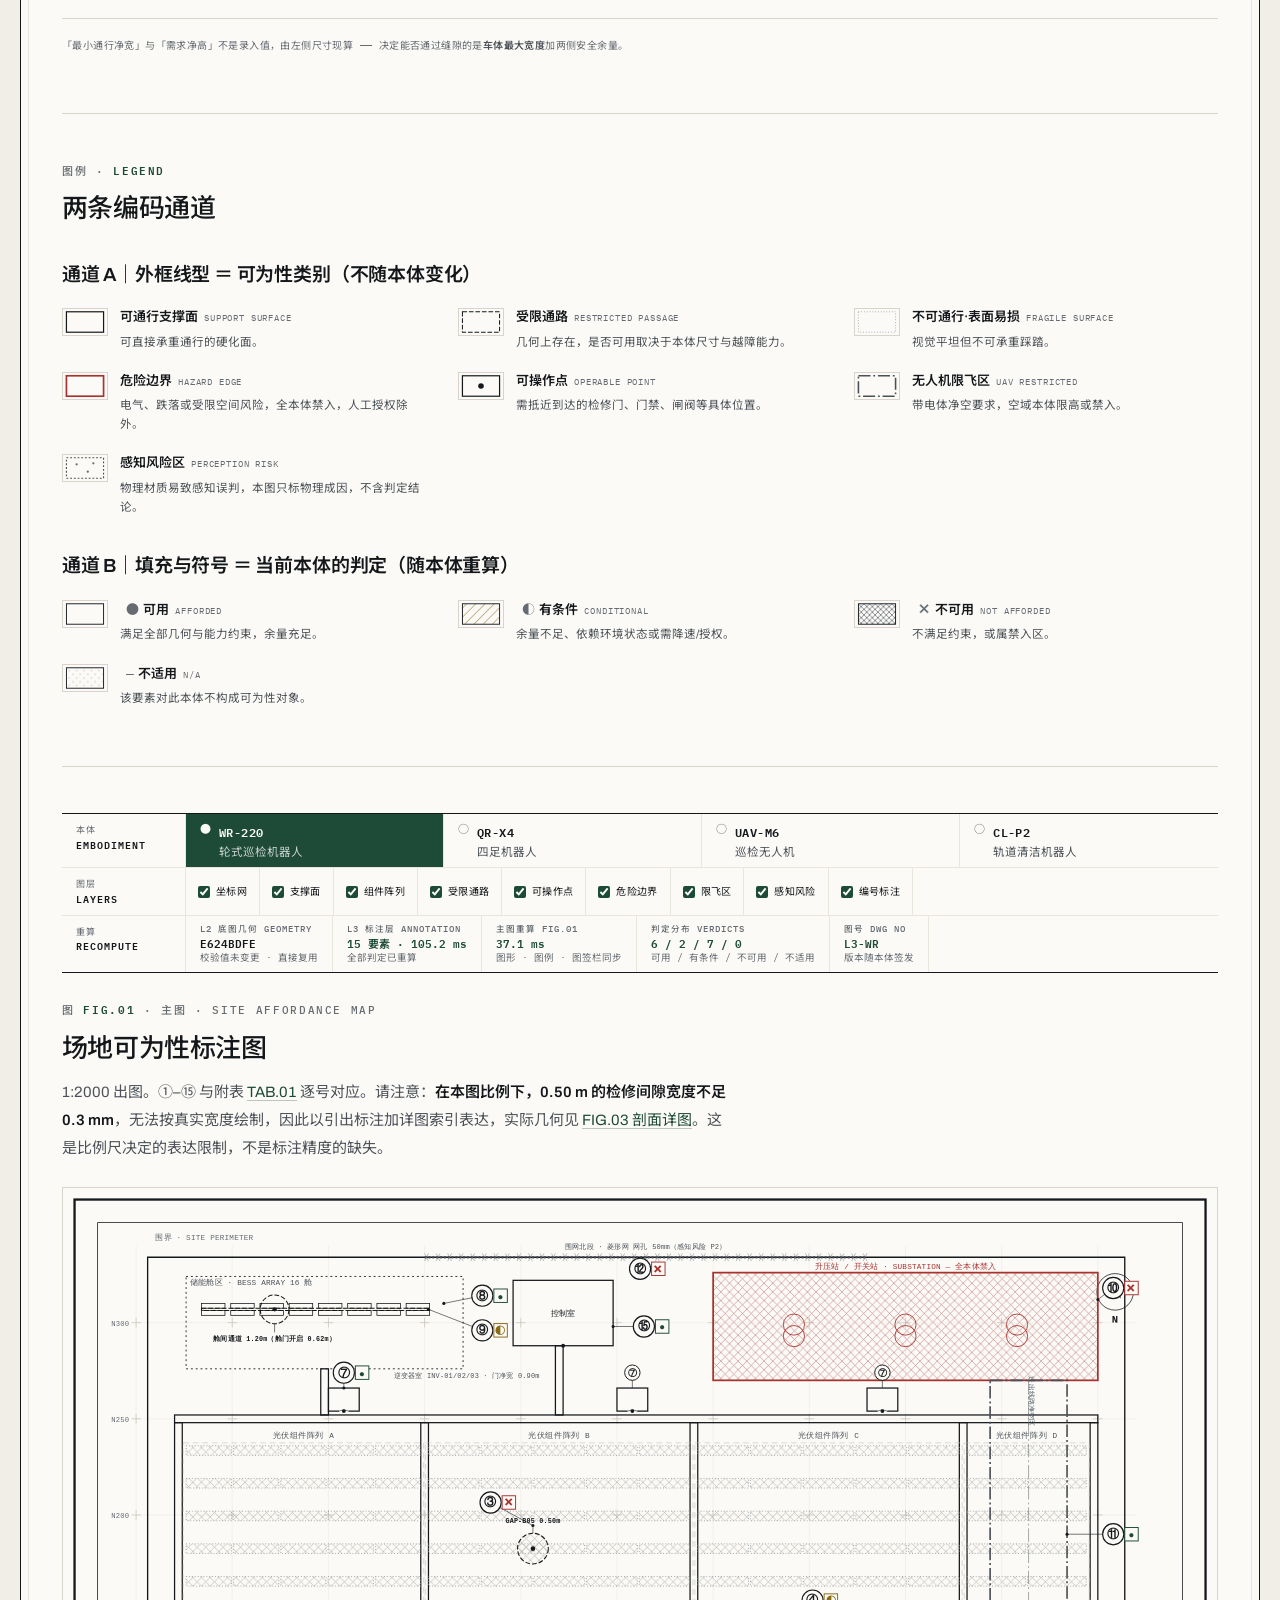
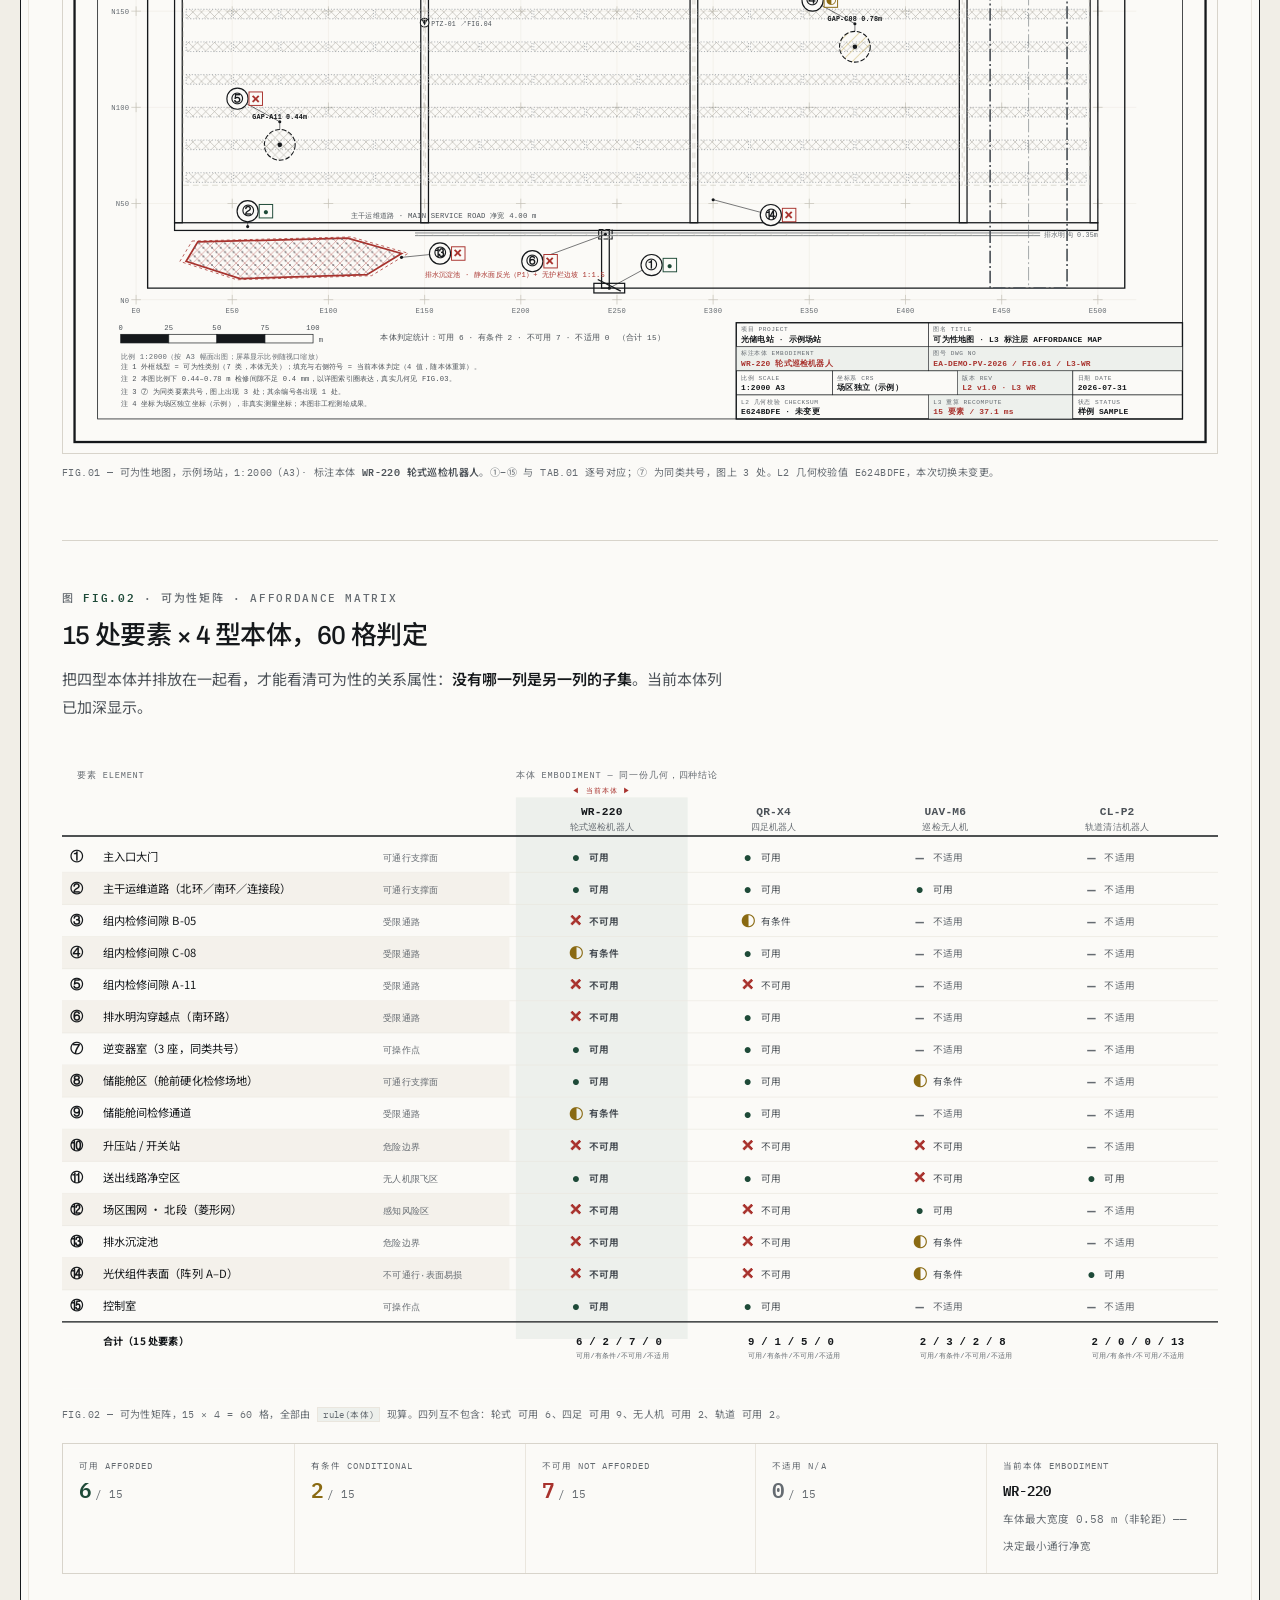
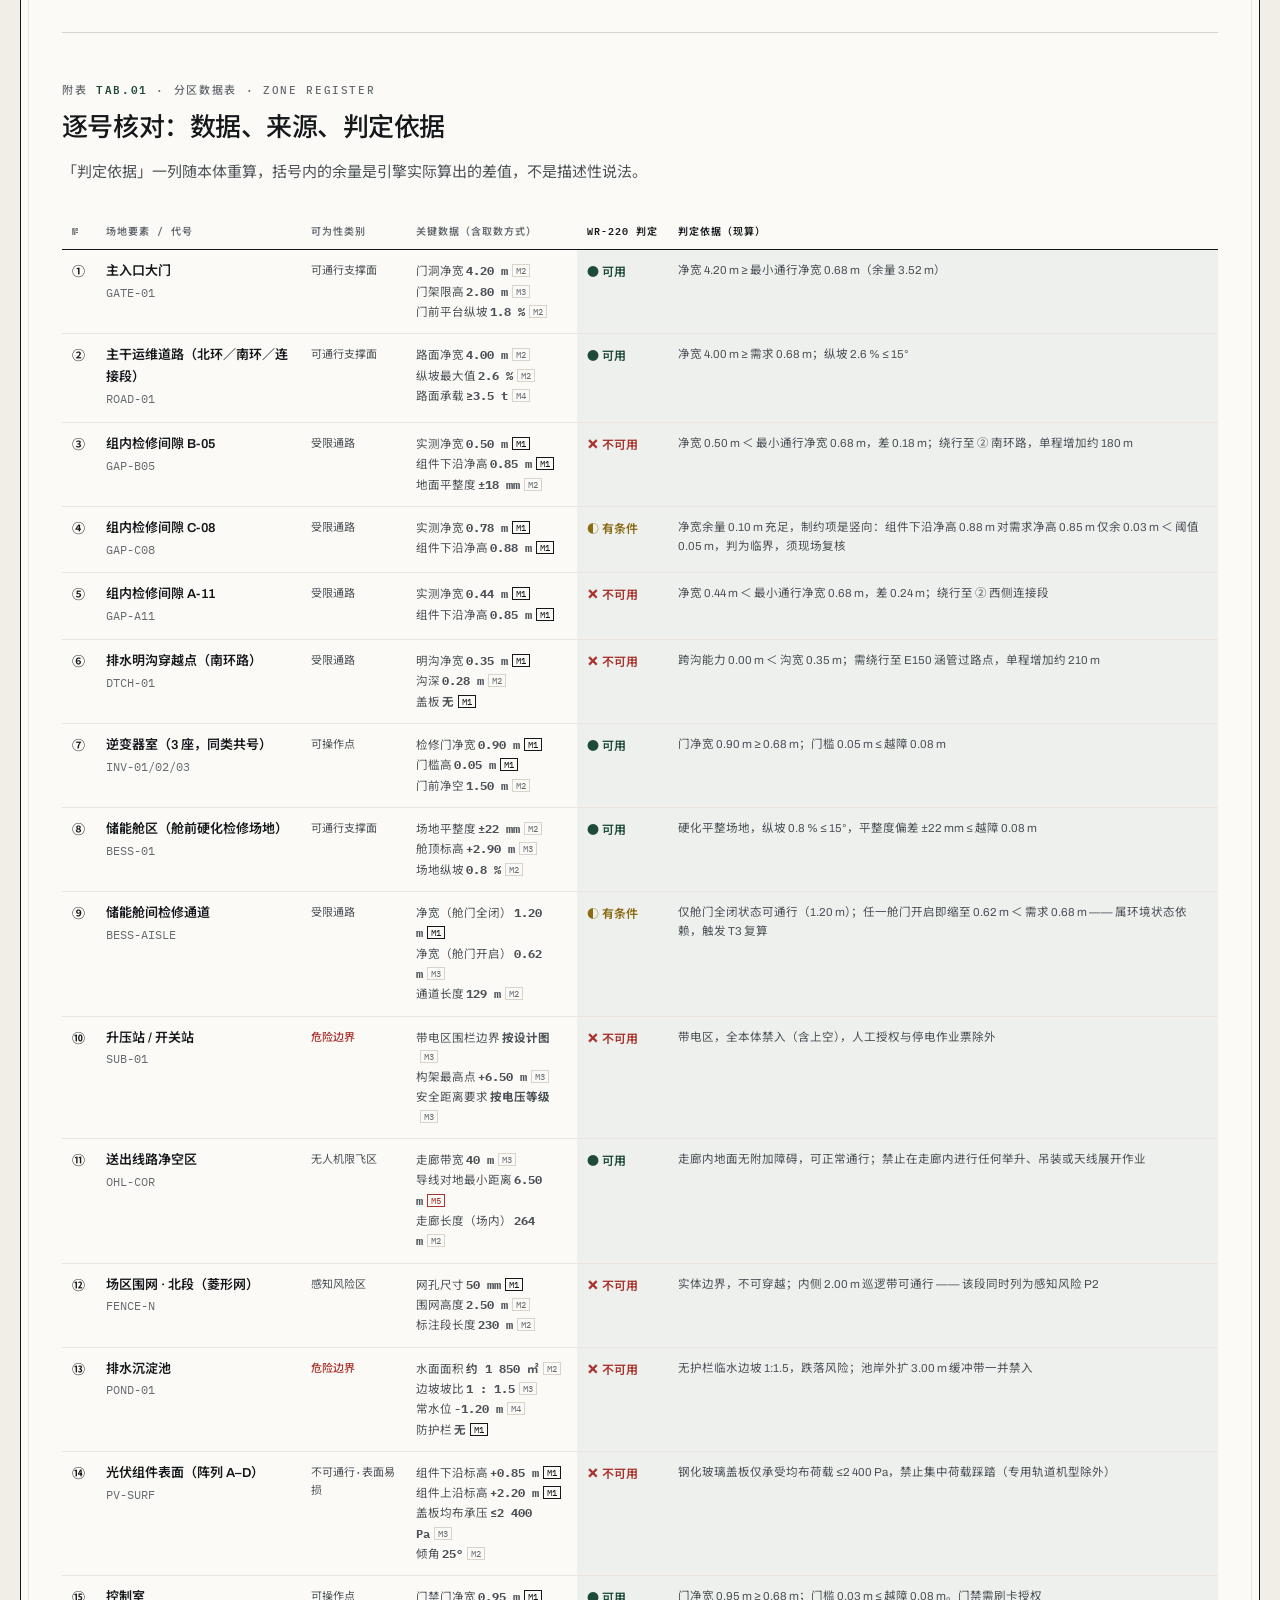
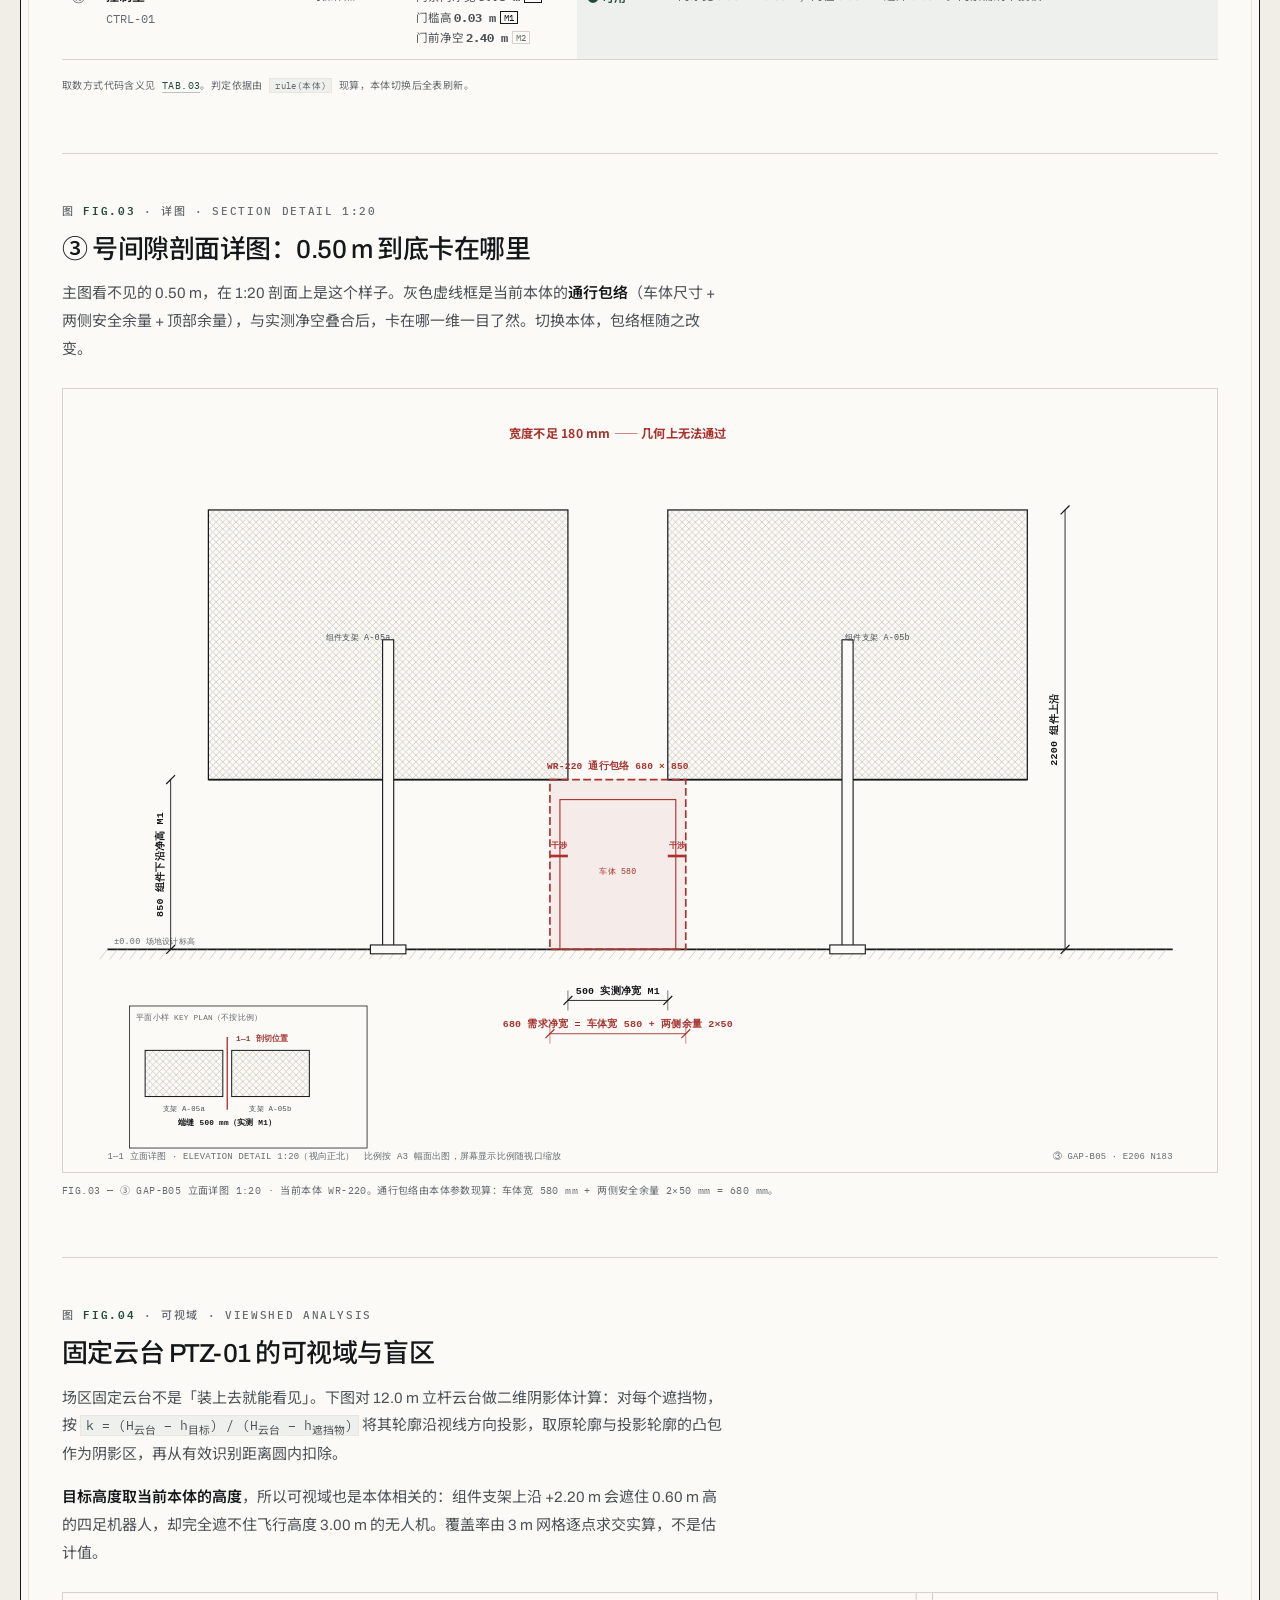
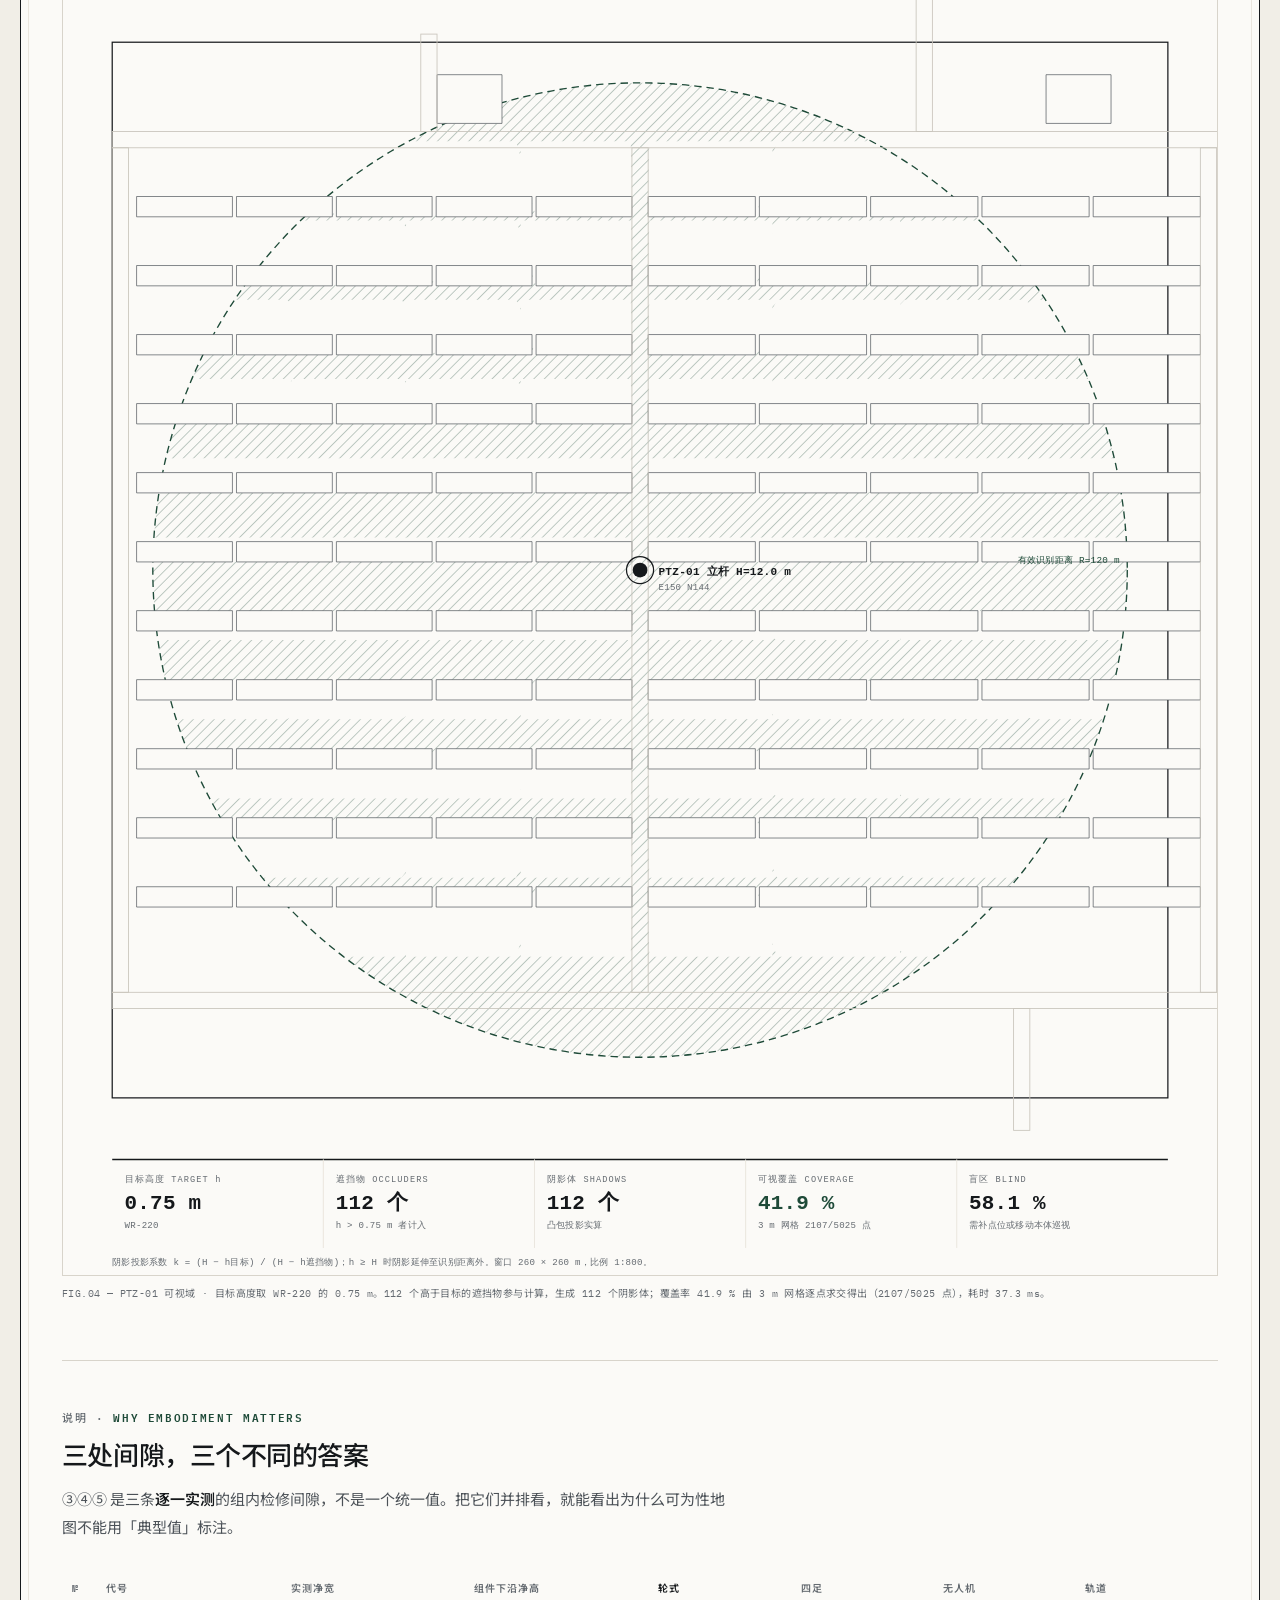
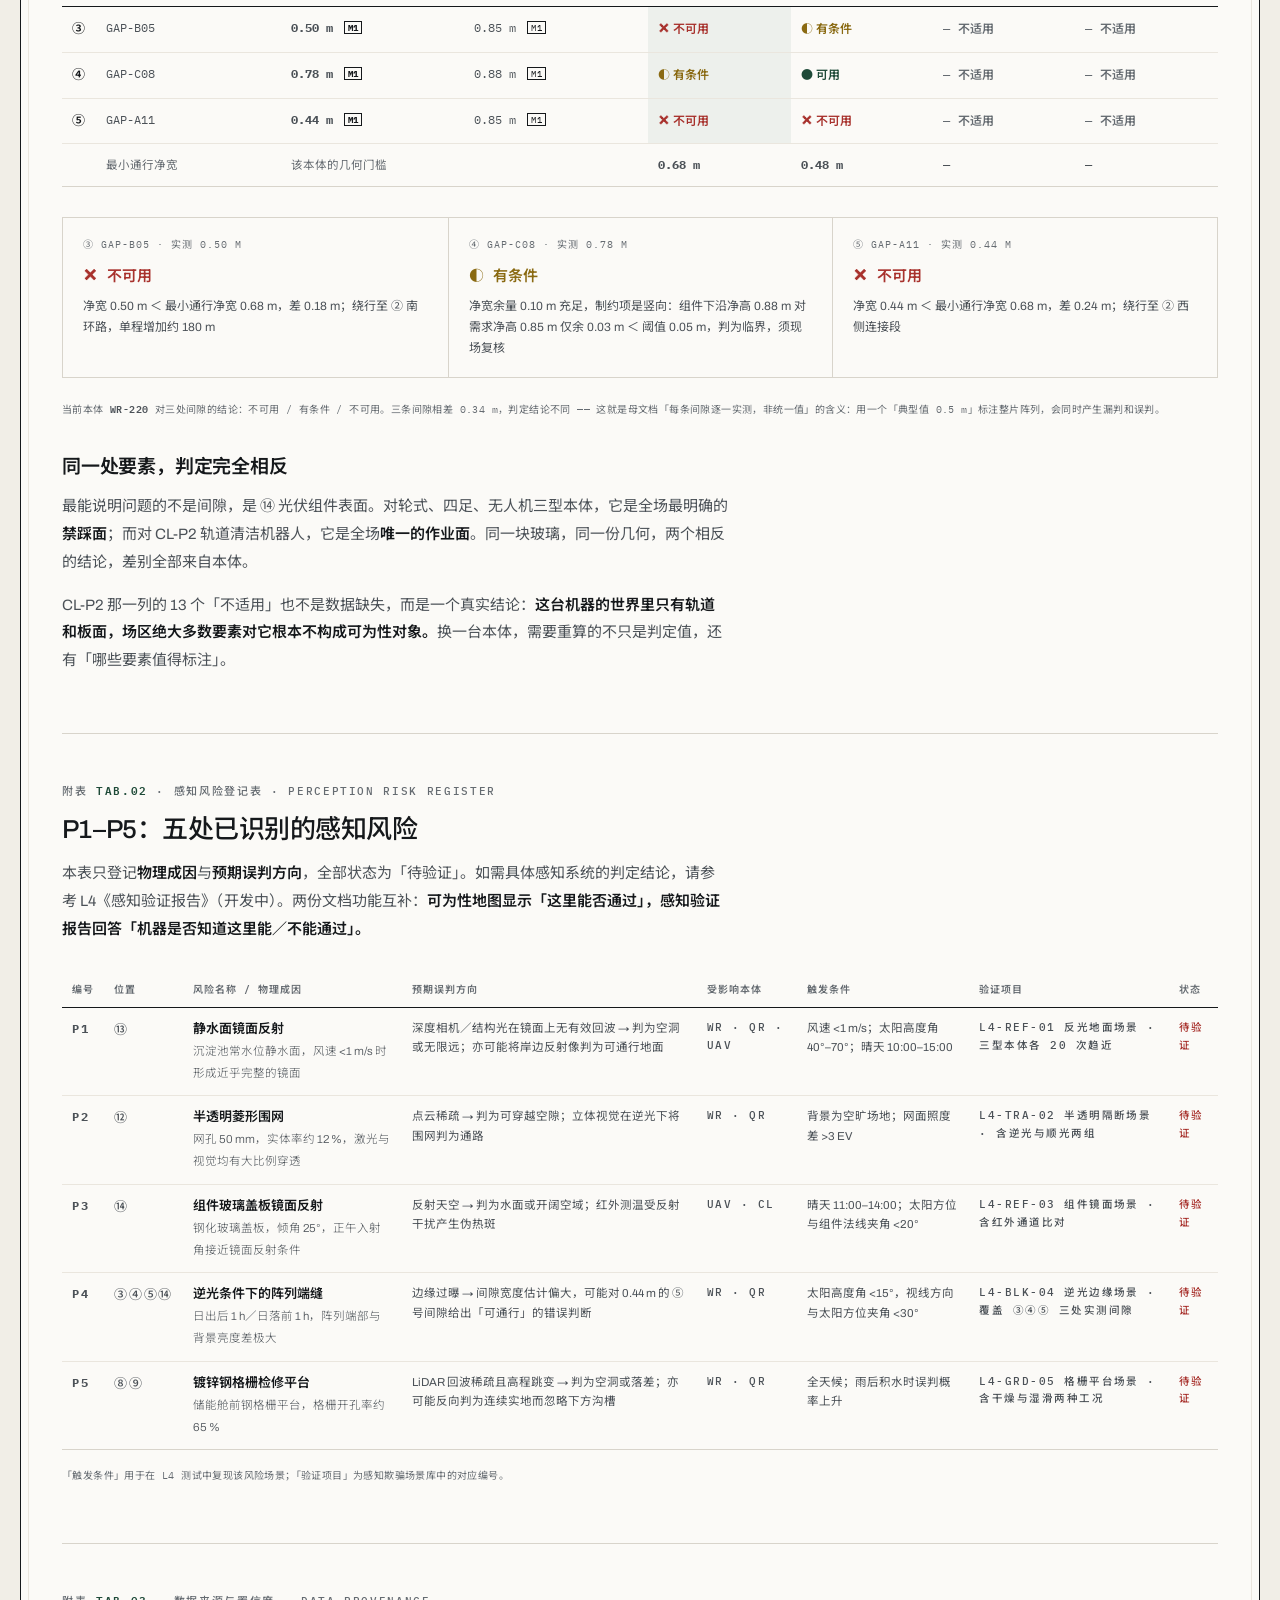
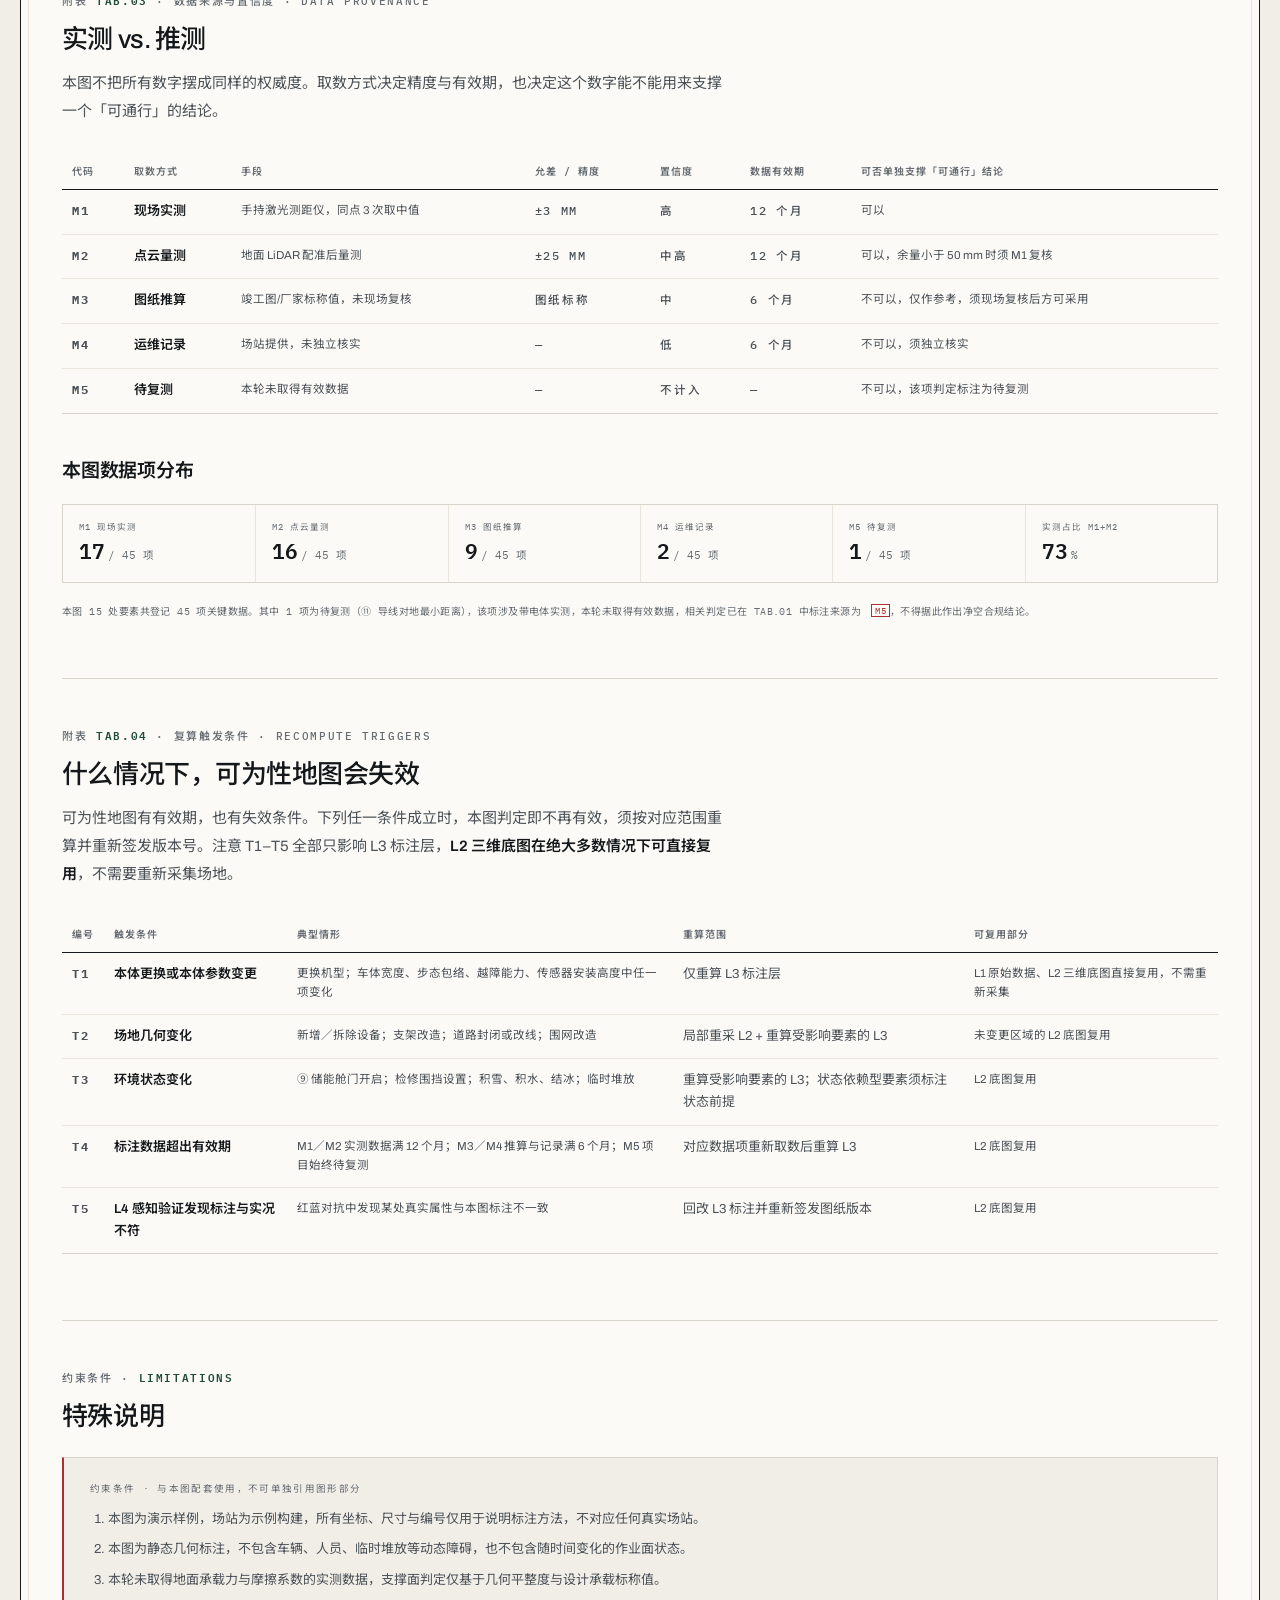
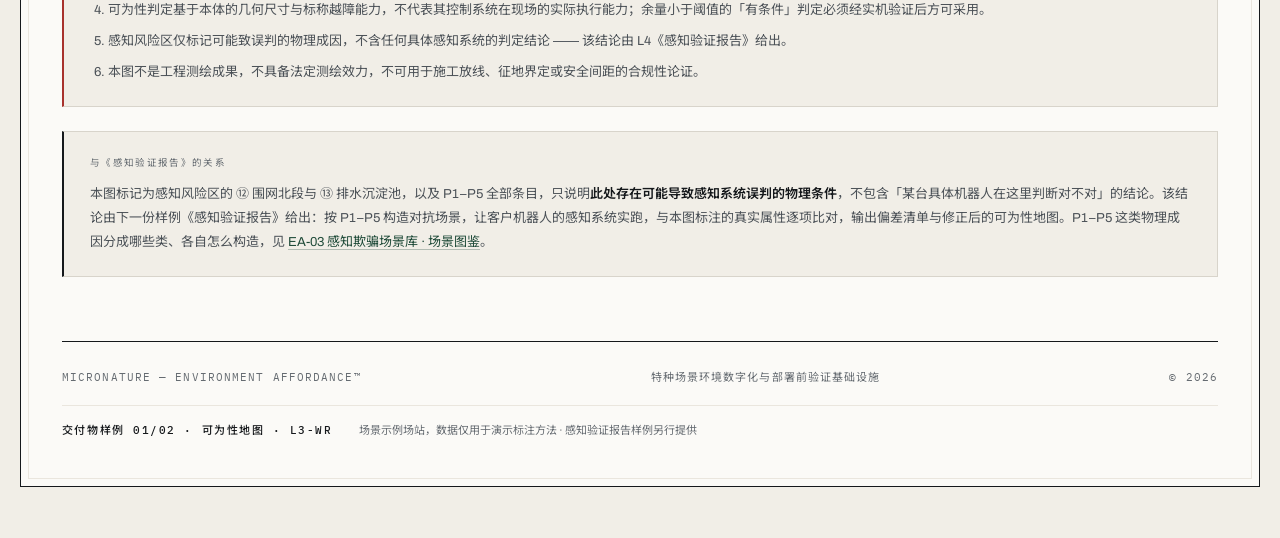
<file: map.html>
<!DOCTYPE html>
<html lang="zh-CN">
<head>
<meta charset="UTF-8">
<meta name="viewport" content="width=device-width, initial-scale=1">
<title>可为性地图 · Affordance Map — 新能源光储电站样例 | Environment Affordance™</title>
<meta name="description" content="Environment Affordance™ 交付物样例：示例光储电站 520×340 m，15 处标注要素 × 4 型本体 = 60 格判定，切换本体全图现场重算，L2 底图复用、只重算 L3 标注。">
<link rel="preconnect" href="https://fonts.googleapis.com">
<link rel="preconnect" href="https://fonts.gstatic.com" crossorigin>
<link rel="stylesheet" href="https://fonts.googleapis.com/css2?family=Archivo:wght@400;500;600;700&family=IBM+Plex+Mono:wght@400;500;600&family=Noto+Sans+SC:wght@300;400;500;700&display=swap">
<link rel="stylesheet" href="site.css">
<link rel="stylesheet" href="demo.css">
</head>
<body class="blueprint">

<nav class="nav" aria-label="站点导航">
  <div class="nav-in">
    <a class="nav-mark" href="index.html">microNature<span>物理智能基础设施</span></a>
    <div class="nav-links">
      <a href="index.html">架构</a>
      <a href="environmentaffordance.html">环境可为™</a>
      <span class="cur" aria-current="page">地图样例</span>
      <a href="atlas.html">场景图鉴</a>
      <a href="insight.html">思考</a>
      <a href="about.html">我们</a>
    </div>
  </div>
</nav>

<div class="sheet">
<div class="stamp">Sample · 演示样例</div>

<nav class="crumbs" aria-label="上级页面">
  <a class="crumb" href="environmentaffordance.html">← 产品 · Environment Affordance™</a>
  <a class="crumb parent" href="index.html">架构 · microNature</a>
</nav>

<header class="hd">
  <div class="mono" style="margin-bottom:20px">Sheet EA-02 · 交付物样例 01 / 02 · Deliverable Sample</div>
  <h1>可为性地图</h1>
  <p class="sub">Affordance Map — 新能源光储电站样例 · 同一片场地，按四型本体分别计算的通行、可达与禁入判定</p>
  <div class="meta">
    <div><span class="k">场站类型</span><span class="v">光伏 + 储能一体化电站<br>（场景示例）</span></div>
    <div><span class="k">场区范围</span><span class="v">520 × 340 m<br>／ 17.68 万 ㎡</span></div>
    <div><span class="k">标注要素</span><span class="v">①–⑮ 共 15 处<br>／ 7 个类别</span></div>
    <div><span class="k">标注本体</span><span class="v">4 型（可切换）</span></div>
    <div><span class="k">图纸编号</span><span class="v" id="hd-dwg">EA-DEMO-PV-2026</span></div>
  </div>
</header>


<!-- ══ 使用说明 ══════════════════════════════════════════════════════ -->

<section class="sec">
  <span class="sec-no">使用说明 · <b>HOW TO USE</b></span>
  <h2 class="t">这台机器、在这片场地里，能做什么，不能做什么。</h2>
  <p class="p" style="margin-top:16px"><span class="term" data-t="affordance">可为性</span>是环境与<span class="term" data-t="embodiment">本体</span>之间的<strong>关系属性</strong>，不是场地的绝对属性。所以这份图纸没有一张「通用版」，它必须绑定一台具体的机器才成立。下方的本体切换栏就是这个绑定动作：<strong>切换本体，同一张底图上的判定会全部重算</strong>，图形、矩阵、数据表、统计、图签栏一起变。请至少切换一次再往下读。</p>
  <p class="p">重算时，L2 三维底图（场地几何）完全不动，只有 L3 标注层被重新计算。控制栏右侧会显示 L2 几何校验值在切换前后保持不变，以及本次 L3 重算的耗时与要素数，这两个读数就是「复用底图、只重算标注」这句话的现场证据。</p>
  <div class="note">
    <div class="h">本样例的体例约定</div>
    <ul>
      <li><strong>编号</strong>：全篇统一使用 ①–⑮，每个编号在全篇只指一个要素；同类要素共用一个编号，图上可出现多处（如 ⑦ 逆变器室 3 座）。</li>
      <li><strong>双通道编码</strong>：要素的<strong>外框线型</strong>表示可为性类别（7 类，固定不变）；要素的<strong>填充纹理与判定符号</strong>表示当前本体的判定结果（4 值，随本体变化）。除危险边界固定使用警示红外，全部信息在黑白打印下不丢失。</li>
      <li><strong>数字</strong>：每一项关键数据都带取数方式代码 <span class="src M1">M1</span>–<span class="src M5">M5</span>，含义见附表 TAB.03。没有代码的数字不存在。</li>
      <li><strong>判定</strong>：所有通行结论由本体参数与实测几何现场计算得出，不是人工填写；判定依据（含具体余量）逐条列在附表 TAB.01。</li>
    </ul>
  </div>
</section>

<hr class="r">


<!-- ══ 本体 ══════════════════════════════════════════════════════ -->

<section class="sec">
  <span class="sec-no">输入 · <b>TARGET EMBODIMENTS</b> · L3 本体参数汇入点</span>
  <h2 class="t">四型标注本体</h2>
  <p class="p">下方表格是判定引擎的全部输入。<strong>最小通行净宽</strong>与<strong>需求净高</strong>是派生量，由车体尺寸加安全余量算出，决定能不能钻过缝隙的是<strong>车体最大宽度</strong>与两侧安全余量，而非轮距。</p>
  <div class="scroll-x"><table class="t" id="tbl-bodies"></table></div>
  <p class="cap" id="cap-bodies"></p>
</section>

<hr class="r">


<!-- ══ 图例 ══════════════════════════════════════════════════════ -->

<section class="sec">
  <span class="sec-no">图例 · <b>LEGEND</b></span>
  <h2 class="t">两条编码通道</h2>
  <h3 class="t">通道 A｜外框线型 ＝ 可为性类别（不随本体变化）</h3>
  <div class="lg" id="lg-cat"></div>
  <h3 class="t">通道 B｜填充与符号 ＝ 当前本体的判定（随本体重算）</h3>
  <div class="lg" id="lg-verdict"></div>
</section>

<hr class="r">


<!-- ══ 控制条 ════════════════════════════════════════════════════ -->

<div class="ctrl" id="ctrl">
  <div class="ctrl-row">
    <div class="ctrl-lab">本体<b>EMBODIMENT</b></div>
    <div class="bodies" id="body-switch" role="group" aria-label="选择标注本体"></div>
  </div>
  <div class="ctrl-row">
    <div class="ctrl-lab">图层<b>LAYERS</b></div>
    <div class="layers" id="layer-switch"></div>
  </div>
  <div class="ctrl-row">
    <div class="ctrl-lab">重算<b>RECOMPUTE</b></div>
    <div class="readout" id="readout"></div>
  </div>
</div>


<!-- ══ FIG.01 ════════════════════════════════════════════════════ -->

<section class="sec">
  <span class="sec-no">图 <b>FIG.01</b> · 主图 · SITE AFFORDANCE MAP</span>
  <h2 class="t">场地可为性标注图</h2>
  <p class="p">1:2000 出图。①–⑮ 与附表 <a class="xref" href="#tab01">TAB.01</a> 逐号对应。请注意：<strong>在本图比例下，0.50 m 的检修间隙宽度不足 0.3 mm</strong>，无法按真实宽度绘制，因此以引出标注加详图索引表达，实际几何见 <a class="xref" href="#fig03sec">FIG.03 剖面详图</a>。这是比例尺决定的表达限制，不是标注精度的缺失。</p>
  <div class="fig fig-b"><div id="fig01"></div></div>
  <p class="cap" id="cap-fig01"></p>
</section>

<hr class="r">


<!-- ══ FIG.02 ════════════════════════════════════════════════════ -->

<section class="sec">
  <span class="sec-no">图 <b>FIG.02</b> · 可为性矩阵 · AFFORDANCE MATRIX</span>
  <h2 class="t">15 处要素 × 4 型本体，60 格判定</h2>
  <p class="p">把四型本体并排放在一起看，才能看清可为性的关系属性：<strong>没有哪一列是另一列的子集</strong>。当前本体列已加深显示。</p>
  <div class="scroll-x"><div class="fig" id="fig02"></div></div>
  <p class="cap" id="cap-fig02"></p>
  <div class="stats" id="stats"></div>
</section>

<hr class="r">


<!-- ══ TAB.01 ════════════════════════════════════════════════════ -->

<section class="sec" id="tab01">
  <span class="sec-no">附表 <b>TAB.01</b> · 分区数据表 · ZONE REGISTER</span>
  <h2 class="t">逐号核对：数据、来源、判定依据</h2>
  <p class="p">「判定依据」一列随本体重算，括号内的余量是引擎实际算出的差值，不是描述性说法。</p>
  <div class="scroll-x"><table class="t" id="tbl-zones"></table></div>
  <p class="cap">取数方式代码含义见 <a class="xref" href="#tab03">TAB.03</a>。判定依据由 <span class="tag">rule(本体)</span> 现算，本体切换后全表刷新。</p>
</section>

<hr class="r">


<!-- ══ FIG.03 ════════════════════════════════════════════════════ -->

<section class="sec" id="fig03sec">
  <span class="sec-no">图 <b>FIG.03</b> · 详图 · SECTION DETAIL 1:20</span>
  <h2 class="t">③ 号间隙剖面详图：0.50 m 到底卡在哪里</h2>
  <p class="p">主图看不见的 0.50 m，在 1:20 剖面上是这个样子。灰色虚线框是当前本体的<strong>通行包络</strong>（车体尺寸 + 两侧安全余量 + 顶部余量），与实测净空叠合后，卡在哪一维一目了然。切换本体，包络框随之改变。</p>
  <div class="fig fig-b"><div id="fig03"></div></div>
  <p class="cap" id="cap-fig03"></p>
</section>

<hr class="r">


<!-- ══ FIG.04 ════════════════════════════════════════════════════ -->

<section class="sec">
  <span class="sec-no">图 <b>FIG.04</b> · 可视域 · VIEWSHED ANALYSIS</span>
  <h2 class="t">固定云台 PTZ-01 的可视域与盲区</h2>
  <p class="p">场区固定云台不是「装上去就能看见」。下图对 12.0 m 立杆云台做二维阴影体计算：对每个遮挡物，按 <span class="tag">k = (H<sub>云台</sub> − h<sub>目标</sub>) / (H<sub>云台</sub> − h<sub>遮挡物</sub>)</span> 将其轮廓沿视线方向投影，取原轮廓与投影轮廓的凸包作为阴影区，再从有效识别距离圆内扣除。</p>
  <p class="p"><strong>目标高度取当前本体的高度</strong>，所以可视域也是本体相关的：组件支架上沿 +2.20 m 会遮住 0.60 m 高的四足机器人，却完全遮不住飞行高度 3.00 m 的无人机。覆盖率由 3 m 网格逐点求交实算，不是估计值。</p>
  <div class="fig fig-b"><div id="fig04"></div></div>
  <p class="cap" id="cap-fig04"></p>
</section>

<hr class="r">


<!-- ══ 本体差异 ══════════════════════════════════════════════════ -->

<section class="sec">
  <span class="sec-no">说明 · <b>WHY EMBODIMENT MATTERS</b></span>
  <h2 class="t">三处间隙，三个不同的答案</h2>
  <p class="p">③④⑤ 是三条<strong>逐一实测</strong>的组内检修间隙，不是一个统一值。把它们并排看，就能看出为什么可为性地图不能用「典型值」标注。</p>
  <div class="scroll-x"><table class="t" id="tbl-gaps"></table></div>
  <div class="cmp" id="cmp-gap"></div>
  <p class="cap" id="cap-gap"></p>

  <h3 class="t">同一处要素，判定完全相反</h3>
  <p class="p">最能说明问题的不是间隙，是 ⑭ 光伏组件表面。对轮式、四足、无人机三型本体，它是全场最明确的<strong>禁踩面</strong>；而对 CL-P2 轨道清洁机器人，它是全场<strong>唯一的作业面</strong>。同一块玻璃，同一份几何，两个相反的结论，差别全部来自本体。</p>
  <p class="p">CL-P2 那一列的 13 个「不适用」也不是数据缺失，而是一个真实结论：<strong>这台机器的世界里只有轨道和板面，场区绝大多数要素对它根本不构成可为性对象。</strong>换一台本体，需要重算的不只是判定值，还有「哪些要素值得标注」。</p>
</section>

<hr class="r">


<!-- ══ TAB.02 ════════════════════════════════════════════════════ -->

<section class="sec">
  <span class="sec-no">附表 <b>TAB.02</b> · 感知风险登记表 · PERCEPTION RISK REGISTER</span>
  <h2 class="t">P1–P5：五处已识别的感知风险</h2>
  <p class="p">本表只登记<strong>物理成因</strong>与<strong>预期误判方向</strong>，全部状态为「待验证」。如需具体感知系统的判定结论，请参考 L4《感知验证报告》（开发中）。两份文档功能互补：<strong>可为性地图显示「这里能否通过」，感知验证报告回答「机器是否知道这里能／不能通过」。</strong></p>
  <div class="scroll-x"><table class="t" id="tbl-risks"></table></div>
  <p class="cap">「触发条件」用于在 L4 测试中复现该风险场景；「验证项目」为感知欺骗场景库中的对应编号。</p>
</section>

<hr class="r">


<!-- ══ TAB.03 ════════════════════════════════════════════════════ -->

<section class="sec" id="tab03">
  <span class="sec-no">附表 <b>TAB.03</b> · 数据来源与置信度 · DATA PROVENANCE</span>
  <h2 class="t">实测 vs. 推测</h2>
  <p class="p">本图不把所有数字摆成同样的权威度。取数方式决定精度与有效期，也决定这个数字能不能用来支撑一个「可通行」的结论。</p>
  <div class="scroll-x"><table class="t" id="tbl-methods"></table></div>
  <h3 class="t">本图数据项分布</h3>
  <div class="stats" id="stats-src"></div>
  <p class="cap" id="cap-src"></p>
</section>

<hr class="r">


<!-- ══ TAB.04 ════════════════════════════════════════════════════ -->

<section class="sec">
  <span class="sec-no">附表 <b>TAB.04</b> · 复算触发条件 · RECOMPUTE TRIGGERS</span>
  <h2 class="t">什么情况下，可为性地图会失效</h2>
  <p class="p">可为性地图有有效期，也有失效条件。下列任一条件成立时，本图判定即不再有效，须按对应范围重算并重新签发版本号。注意 T1–T5 全部只影响 L3 标注层，<strong>L2 三维底图在绝大多数情况下可直接复用</strong>，不需要重新采集场地。</p>
  <div class="scroll-x"><table class="t" id="tbl-triggers"></table></div>
</section>

<hr class="r">


<!-- ══ 约束条件 ══════════════════════════════════════════════════ -->

<section class="sec">
  <span class="sec-no">约束条件 · <b>LIMITATIONS</b></span>
  <h2 class="t">特殊说明</h2>
  <div class="note warn">
    <div class="h">约束条件 · 与本图配套使用，不可单独引用图形部分</div>
    <ol id="list-limits"></ol>
  </div>
  <div class="note">
    <div class="h">与《感知验证报告》的关系</div>
    <p>本图标记为感知风险区的 ⑫ 围网北段与 ⑬ 排水沉淀池，以及 P1–P5 全部条目，只说明<strong>此处存在可能导致感知系统误判的物理条件</strong>，不包含「某台具体机器人在这里判断对不对」的结论。该结论由下一份样例《感知验证报告》给出：按 P1–P5 构造对抗场景，让客户机器人的感知系统实跑，与本图标注的真实属性逐项比对，输出偏差清单与修正后的可为性地图。P1–P5 这类物理成因分成哪些类、各自怎么构造，见 <a class="xref" href="atlas.html">EA-03 感知欺骗场景库 · 场景图鉴</a>。</p>
  </div>
</section>

<footer class="foot">
  <div class="foot-line">
    <span>microNature — Environment Affordance™</span>
    <span>特种场景环境数字化与部署前验证基础设施</span>
    <span>© 2026</span>
  </div>
  <div class="foot-sheet">
    <span class="mono" id="ft-dwg">交付物样例 01/02 · 可为性地图</span>
    <span>场景示例场站，数据仅用于演示标注方法 · 感知验证报告样例另行提供</span>
  </div>
</footer>

</div>

<script>

/* ==========================================================================
   [1] 数据层 · DATA LAYER
   本文件是这份图纸的唯一事实来源。图、图例、矩阵、数据表、统计、图签栏
   全部由此生成 —— 编号、判定、数字在任何一处出现时都取自这里。
   ========================================================================== */

/* --- 1.1 取数方式与置信度 ------------------------------------------------ */
const METHODS = {
  M1: { code:'M1', name:'现场实测',   tool:'手持激光测距仪，同点 3 次取中值', tol:'±3 mm',   conf:'高',   ttl:'12 个月' },
  M2: { code:'M2', name:'点云量测',   tool:'地面 LiDAR 配准后量测',           tol:'±25 mm',  conf:'中高', ttl:'12 个月' },
  M3: { code:'M3', name:'图纸推算',   tool:'竣工图/厂家标称值，未现场复核',   tol:'图纸标称', conf:'中',   ttl:'6 个月' },
  M4: { code:'M4', name:'运维记录',   tool:'场站提供，未独立核实',             tol:'—',       conf:'低',   ttl:'6 个月' },
  M5: { code:'M5', name:'待复测',     tool:'本轮未取得有效数据',               tol:'—',       conf:'不计入', ttl:'—' }
};

/* --- 1.2 可为性类别（7 类，决定要素外框线型） --------------------------- */
const CATS = {
  support:  { key:'support',  name:'可通行支撑面',      en:'SUPPORT SURFACE',  desc:'可直接承重通行的硬化面。' },
  passage:  { key:'passage',  name:'受限通路',          en:'RESTRICTED PASSAGE', desc:'几何上存在，是否可用取决于本体尺寸与越障能力。' },
  fragile:  { key:'fragile',  name:'不可通行·表面易损', en:'FRAGILE SURFACE',  desc:'视觉平坦但不可承重踩踏。' },
  hazard:   { key:'hazard',   name:'危险边界',          en:'HAZARD EDGE',      desc:'电气、跌落或受限空间风险，全本体禁入，人工授权除外。' },
  operable: { key:'operable', name:'可操作点',          en:'OPERABLE POINT',   desc:'需抵近到达的检修门、门禁、闸阀等具体位置。' },
  nofly:    { key:'nofly',    name:'无人机限飞区',      en:'UAV RESTRICTED',   desc:'带电体净空要求，空域本体限高或禁入。' },
  percept:  { key:'percept',  name:'感知风险区',        en:'PERCEPTION RISK',  desc:'物理材质易致感知误判，本图只标物理成因，不含判定结论。' }
};

/* --- 1.3 判定符号（决定要素填充；与类别正交，两条编码通道） ------------- */
const VERDICTS = {
  pass: { key:'pass', glyph:'●', label:'可用',     en:'AFFORDED',     desc:'满足全部几何与能力约束，余量充足。' },
  cond: { key:'cond', glyph:'◐', label:'有条件',   en:'CONDITIONAL',  desc:'余量不足、依赖环境状态或需降速/授权。' },
  fail: { key:'fail', glyph:'✕', label:'不可用',   en:'NOT AFFORDED', desc:'不满足约束，或属禁入区。' },
  na:   { key:'na',   glyph:'—', label:'不适用',   en:'N/A',          desc:'该要素对此本体不构成可为性对象。' }
};
const P = (r) => ({ v:'pass', r }); const C = (r) => ({ v:'cond', r });
const F = (r) => ({ v:'fail', r }); const N = (r) => ({ v:'na',   r });
const MARGIN = 0.05;            // 通行净宽余量阈值 m，低于此值判为「有条件」
const fx = (x, d=2) => Number(x).toFixed(d);

/* --- 1.4 标注本体（可切换的输入） --------------------------------------- */
const BODIES = [
  {
    id:'WR',  model:'WR-220', name:'轮式巡检机器人', en:'WHEELED INSPECTION ROBOT',
    domain:'ground', short:'轮式',
    dims:'0.82 × 0.58 × 0.75 m（长×宽×高）',
    sensorH:0.90, bodyW:0.58, bodyH:0.75, sideClear:0.05, topClear:0.10,
    stepMax:0.08, slopeMax:15, ditchMax:0.00,
    mob:'台阶 ≤0.08 m · 坡度 ≤15° · 无跨沟能力',
    task:'组件热斑巡检、道路巡查',
    key:'车体最大宽度 0.58 m（非轮距）—— 决定最小通行净宽',
    tgtH:0.75
  },
  {
    id:'QR',  model:'QR-X4', name:'四足机器人', en:'QUADRUPED ROBOT',
    domain:'ground', short:'四足',
    dims:'0.90 × 0.40 × 0.60 m（站立）',
    sensorH:0.65, bodyW:0.38, bodyH:0.60, sideClear:0.05, topClear:0.10,
    stepMax:0.20, slopeMax:25, ditchMax:0.40,
    mob:'台阶 ≤0.20 m · 坡度 ≤25° · 跨沟 ≤0.40 m',
    task:'组内狭窄通道巡检',
    key:'收窄步态横向包络 0.38 m —— 决定最小通行净宽',
    tgtH:0.60
  },
  {
    id:'UAV', model:'UAV-M6', name:'巡检无人机', en:'INSPECTION UAV',
    domain:'air', short:'无人机',
    dims:'轴距 0.45 m · 含桨最大外径 0.62 m',
    sensorH:null, bodyW:0.62, bodyH:null, sideClear:0, topClear:0,
    minAGL:3.00, workClear:0.80, stepMax:null, slopeMax:null, ditchMax:null,
    mob:'最低安全飞行高度 3.00 m · 作业净空 ≥0.80 m',
    task:'组件红外航拍、边界与线路走廊巡视',
    key:'最低安全飞行高度 3.00 m —— 决定与带电体、构筑物的净空关系',
    tgtH:3.00
  },
  {
    id:'CL',  model:'CL-P2', name:'轨道清洁机器人', en:'RAIL CLEANING ROBOT',
    domain:'rail', short:'轨道',
    dims:'限定组件支架专用轨道运行',
    sensorH:null, bodyW:null, bodyH:0.22, sideClear:0, topClear:0,
    stepMax:null, slopeMax:null, ditchMax:null,
    mob:'无离轨越障能力，仅在专属轨道范围内移动',
    task:'组件表面清洁',
    key:'无离轨能力 —— 场区绝大多数要素对其不构成可为性对象',
    tgtH:2.30
  }
];
BODIES.forEach(b => {
  b.minPassW = (b.domain === 'ground') ? +(b.bodyW + 2*b.sideClear).toFixed(2) : null;
  b.minVertH = (b.domain === 'ground') ? +(b.bodyH + b.topClear).toFixed(2) : null;
});
const BODY = id => BODIES.find(b => b.id === id);

/* --- 1.5 十五处标注要素 ①–⑮ -------------------------------------------
   n        编号（全篇唯一，图上同类要素共用一号）
   data[]   关键数据项 + 取数方式代码 m —— 数据来源表由此汇总
   rule(e)  判定函数：输入本体参数，输出判定与依据。所有结论由此现算。
   ---------------------------------------------------------------------- */
const ELEMENTS = [
{ n:1, code:'GATE-01', name:'主入口大门', en:'MAIN GATE', cat:'support',
  data:[{k:'门洞净宽', v:'4.20 m', m:'M2'}, {k:'门架限高', v:'2.80 m', m:'M3'}, {k:'门前平台纵坡', v:'1.8 %', m:'M2'}],
  rule(e){
    if(e.domain==='rail') return N('场区道路非其运行轨道');
    if(e.domain==='air')  return N('地面门禁不构成空域约束；起降点另设于 ⑧ 硬化场地');
    if(2.80 < e.minVertH) return F(`门架限高 2.80 m ＜ 需求净高 ${fx(e.minVertH)} m`);
    if(1.8 > e.slopeMax)  return F('门前纵坡超限');
    return P(`净宽 4.20 m ≥ 最小通行净宽 ${fx(e.minPassW)} m（余量 ${fx(4.20-e.minPassW)} m）`);
  }},

{ n:2, code:'ROAD-01', name:'主干运维道路（北环／南环／连接段）', en:'MAIN SERVICE ROAD', cat:'support',
  data:[{k:'路面净宽', v:'4.00 m', m:'M2'}, {k:'纵坡最大值', v:'2.6 %', m:'M2'}, {k:'路面承载', v:'≥3.5 t', m:'M4'}],
  rule(e){
    if(e.domain==='rail') return N('场区道路非其运行轨道');
    if(e.domain==='air')  return P('可作为低空航线走廊，飞行高度 ≥3.00 m，两侧无高出构筑物');
    if(2.6 > e.slopeMax)  return F('纵坡超限');
    return P(`净宽 4.00 m ≥ 需求 ${fx(e.minPassW)} m；纵坡 2.6 % ≤ ${e.slopeMax}°`);
  }},

{ n:3, code:'GAP-B05', name:'组内检修间隙 B-05', en:'INTER-TABLE GAP B-05', cat:'passage',
  gapW:0.50, clearH:0.85,
  data:[{k:'实测净宽', v:'0.50 m', m:'M1'}, {k:'组件下沿净高', v:'0.85 m', m:'M1'}, {k:'地面平整度', v:'±18 mm', m:'M2'}],
  rule(e){ return gapRule(e, 0.50, 0.85, '绕行至 ② 南环路，单程增加约 180 m'); }},

{ n:4, code:'GAP-C08', name:'组内检修间隙 C-08', en:'INTER-TABLE GAP C-08', cat:'passage',
  gapW:0.78, clearH:0.88,
  data:[{k:'实测净宽', v:'0.78 m', m:'M1'}, {k:'组件下沿净高', v:'0.88 m', m:'M1'}],
  rule(e){ return gapRule(e, 0.78, 0.88, '绕行至 ② 北环路'); }},

{ n:5, code:'GAP-A11', name:'组内检修间隙 A-11', en:'INTER-TABLE GAP A-11', cat:'passage',
  gapW:0.44, clearH:0.85,
  data:[{k:'实测净宽', v:'0.44 m', m:'M1'}, {k:'组件下沿净高', v:'0.85 m', m:'M1'}],
  rule(e){ return gapRule(e, 0.44, 0.85, '绕行至 ② 西侧连接段'); }},

{ n:6, code:'DTCH-01', name:'排水明沟穿越点（南环路）', en:'OPEN DRAIN CROSSING', cat:'passage',
  data:[{k:'明沟净宽', v:'0.35 m', m:'M1'}, {k:'沟深', v:'0.28 m', m:'M2'}, {k:'盖板', v:'无', m:'M1'}],
  rule(e){
    if(e.domain==='rail') return N('不在轨道范围内');
    if(e.domain==='air')  return N('地面沟渠不构成空域约束');
    if(e.ditchMax >= 0.35) return P(`跨沟能力 ${fx(e.ditchMax)} m ≥ 沟宽 0.35 m（余量 ${fx(e.ditchMax-0.35)} m）`);
    return F(`跨沟能力 ${fx(e.ditchMax)} m ＜ 沟宽 0.35 m；需绕行至 E150 涵管过路点，单程增加约 210 m`);
  }},

{ n:7, code:'INV-01/02/03', name:'逆变器室（3 座，同类共号）', en:'INVERTER ROOM ×3', cat:'operable',
  data:[{k:'检修门净宽', v:'0.90 m', m:'M1'}, {k:'门槛高', v:'0.05 m', m:'M1'}, {k:'门前净空', v:'1.50 m', m:'M2'}],
  rule(e){
    if(e.domain==='rail') return N('不在轨道范围内');
    if(e.domain==='air')  return N('室内空间，旋翼本体不进入');
    if(0.90 < e.minPassW) return F(`门净宽 0.90 m ＜ 需求 ${fx(e.minPassW)} m`);
    if(0.05 > e.stepMax)  return F(`门槛 0.05 m ＞ 越障能力 ${fx(e.stepMax)} m`);
    return P(`门净宽 0.90 m ≥ ${fx(e.minPassW)} m；门槛 0.05 m ≤ 越障 ${fx(e.stepMax)} m`);
  }},

{ n:8, code:'BESS-01', name:'储能舱区（舱前硬化检修场地）', en:'BESS YARD', cat:'support',
  data:[{k:'场地平整度', v:'±22 mm', m:'M2'}, {k:'舱顶标高', v:'+2.90 m', m:'M3'}, {k:'场地纵坡', v:'0.8 %', m:'M2'}],
  rule(e){
    if(e.domain==='rail') return N('不在轨道范围内');
    if(e.domain==='air')  return C('舱顶可悬停巡检；须距舱顶 ≥0.80 m 且飞行高度 ≥3.00 m（舱顶 +2.90 m，实际作业高度 ≥3.70 m）');
    return P(`硬化平整场地，纵坡 0.8 % ≤ ${e.slopeMax}°，平整度偏差 ±22 mm ≤ 越障 ${fx(e.stepMax)} m`);
  }},

{ n:9, code:'BESS-AISLE', name:'储能舱间检修通道', en:'BESS INTER-BAY AISLE', cat:'passage',
  data:[{k:'净宽（舱门全闭）', v:'1.20 m', m:'M1'}, {k:'净宽（舱门开启）', v:'0.62 m', m:'M3'}, {k:'通道长度', v:'129 m', m:'M2'}],
  rule(e){
    if(e.domain==='rail') return N('不在轨道范围内');
    if(e.domain==='air')  return N('通道净宽 1.20 m ＜ 含桨外径 0.62 m 的双侧安全包络，不作为空域通路');
    const closed = 1.20, open = 0.62;
    if(closed < e.minPassW) return F(`舱门全闭净宽 ${fx(closed)} m ＜ 需求 ${fx(e.minPassW)} m`);
    if(open   < e.minPassW) return C(`仅舱门全闭状态可通行（${fx(closed)} m）；任一舱门开启即缩至 ${fx(open)} m ＜ 需求 ${fx(e.minPassW)} m —— 属环境状态依赖，触发 T3 复算`);
    return P(`两种舱门状态均满足：全闭 ${fx(closed)} m / 开启 ${fx(open)} m ≥ 需求 ${fx(e.minPassW)} m`);
  }},

{ n:10, code:'SUB-01', name:'升压站 / 开关站', en:'STEP-UP SUBSTATION', cat:'hazard',
  data:[{k:'带电区围栏边界', v:'按设计图', m:'M3'}, {k:'构架最高点', v:'+6.50 m', m:'M3'}, {k:'安全距离要求', v:'按电压等级', m:'M3'}],
  rule(e){
    if(e.domain==='rail') return N('不在轨道范围内');
    return F('带电区，全本体禁入（含上空），人工授权与停电作业票除外');
  }},

{ n:11, code:'OHL-COR', name:'送出线路净空区', en:'OVERHEAD LINE CLEARANCE', cat:'nofly',
  data:[{k:'走廊带宽', v:'40 m', m:'M3'}, {k:'导线对地最小距离', v:'6.50 m', m:'M5'}, {k:'走廊长度（场内）', v:'264 m', m:'M2'}],
  rule(e){
    if(e.domain==='air')  return F('带电体净空区，禁入。走廊边界外水平避让 ≥20 m');
    if(e.domain==='rail') return P('轨道运行高度 ≤1.60 m，远低于导线对地 6.50 m，净空满足');
    return P('走廊内地面无附加障碍，可正常通行；禁止在走廊内进行任何举升、吊装或天线展开作业');
  }},

{ n:12, code:'FENCE-N', name:'场区围网 · 北段（菱形网）', en:'PERIMETER MESH FENCE, NORTH', cat:'percept',
  data:[{k:'网孔尺寸', v:'50 mm', m:'M1'}, {k:'围网高度', v:'2.50 m', m:'M2'}, {k:'标注段长度', v:'230 m', m:'M2'}],
  rule(e){
    if(e.domain==='rail') return N('不在轨道范围内');
    if(e.domain==='air')  return P('围网高 2.50 m ＜ 最低安全飞行高度 3.00 m，可越过；越界飞行须另行授权');
    return F('实体边界，不可穿越；内侧 2.00 m 巡逻带可通行 —— 该段同时列为感知风险 P2');
  }},

{ n:13, code:'POND-01', name:'排水沉淀池', en:'RETENTION POND', cat:'hazard',
  data:[{k:'水面面积', v:'约 1 850 ㎡', m:'M2'}, {k:'边坡坡比', v:'1 : 1.5', m:'M3'}, {k:'常水位', v:'-1.20 m', m:'M4'}, {k:'防护栏', v:'无', m:'M1'}],
  rule(e){
    if(e.domain==='rail') return N('不在轨道范围内');
    if(e.domain==='air')  return C('可俯拍；水面上方飞行高度 ≥5.00 m，规避下洗流扰动与镜面过曝 —— 该区同时列为感知风险 P1');
    return F('无护栏临水边坡 1:1.5，跌落风险；池岸外扩 3.00 m 缓冲带一并禁入');
  }},

{ n:14, code:'PV-SURF', name:'光伏组件表面（阵列 A–D）', en:'PV MODULE SURFACE', cat:'fragile',
  data:[{k:'组件下沿标高', v:'+0.85 m', m:'M1'}, {k:'组件上沿标高', v:'+2.20 m', m:'M1'}, {k:'盖板均布承压', v:'≤2 400 Pa', m:'M3'}, {k:'倾角', v:'25°', m:'M2'}],
  rule(e){
    if(e.domain==='rail') return P('专用轨道沿支架敷设，组件表面是 CL-P2 的唯一作业面 —— 同一要素，对其余三型本体均为禁踩面');
    if(e.domain==='air')  return C('仅悬停不接触，须距板面 ≥0.80 m；晴天正午镜面反射列为感知风险 P3');
    return F('钢化玻璃盖板仅承受均布荷载 ≤2 400 Pa，禁止集中荷载踩踏（专用轨道机型除外）');
  }},

{ n:15, code:'CTRL-01', name:'控制室', en:'CONTROL ROOM', cat:'operable',
  data:[{k:'门禁门净宽', v:'0.95 m', m:'M1'}, {k:'门槛高', v:'0.03 m', m:'M1'}, {k:'门前净空', v:'2.40 m', m:'M2'}],
  rule(e){
    if(e.domain==='rail') return N('不在轨道范围内');
    if(e.domain==='air')  return N('室内空间，旋翼本体不进入');
    if(0.95 < e.minPassW) return F(`门净宽 0.95 m ＜ 需求 ${fx(e.minPassW)} m`);
    return P(`门净宽 0.95 m ≥ ${fx(e.minPassW)} m；门槛 0.03 m ≤ 越障 ${fx(e.stepMax)} m。门禁需刷卡授权`);
  }}
];

/* 三处组内间隙共用一套判定逻辑 —— 只有实测数字不同，结论由数字算出 */
function gapRule(e, w, h, detour){
  if(e.domain==='rail') return N('间隙位于支架下方，非轨道范围');
  if(e.domain==='air')  return N(`不以地面间隙为通路，自阵列上方通过（飞行高度 ≥3.00 m，距板面 ≥0.80 m）`);
  const need = e.minPassW, m = +(w - need).toFixed(2);
  if(m < 0)  return F(`净宽 ${fx(w)} m ＜ 最小通行净宽 ${fx(need)} m，差 ${fx(Math.abs(m))} m；${detour}`);
  if(h < e.minVertH) return F(`净宽满足，但组件下沿净高 ${fx(h)} m ＜ 需求净高 ${fx(e.minVertH)} m，差 ${fx(e.minVertH-h)} m`);
  const vm = +(h - e.minVertH).toFixed(2);
  if(m < MARGIN)  return C(`净宽 ${fx(w)} m ≥ 需求 ${fx(need)} m，但余量仅 ${fx(m)} m ＜ 阈值 ${fx(MARGIN)} m：须收窄步态、降速至 0.3 m/s 并开启贴边引导`);
  if(vm < MARGIN) return C(`净宽余量 ${fx(m)} m 充足，制约项是竖向：组件下沿净高 ${fx(h)} m 对需求净高 ${fx(e.minVertH)} m 仅余 ${fx(vm)} m ＜ 阈值 ${fx(MARGIN)} m，判为临界，须现场复核`);
  return P(`净宽 ${fx(w)} m ≥ 需求 ${fx(need)} m（余量 ${fx(m)} m）；净高 ${fx(h)} m ≥ ${fx(e.minVertH)} m（余量 ${fx(vm)} m）`);
}

/* --- 1.6 感知风险登记表 P1–P5 ------------------------------------------- */
const RISKS = [
  { id:'P1', at:[13], name:'静水面镜面反射', cause:'沉淀池常水位静水面，风速 <1 m/s 时形成近乎完整的镜面',
    err:'深度相机／结构光在镜面上无有效回波 → 判为空洞或无限远；亦可能将岸边反射像判为可通行地面',
    bodies:'WR · QR · UAV', trig:'风速 <1 m/s；太阳高度角 40°–70°；晴天 10:00–15:00',
    test:'L4-REF-01 反光地面场景 · 三型本体各 20 次趋近', st:'待验证' },
  { id:'P2', at:[12], name:'半透明菱形围网', cause:'网孔 50 mm，实体率约 12 %，激光与视觉均有大比例穿透',
    err:'点云稀疏 → 判为可穿越空隙；立体视觉在逆光下将围网判为通路',
    bodies:'WR · QR', trig:'背景为空旷场地；网面照度差 >3 EV',
    test:'L4-TRA-02 半透明隔断场景 · 含逆光与顺光两组', st:'待验证' },
  { id:'P3', at:[14], name:'组件玻璃盖板镜面反射', cause:'钢化玻璃盖板，倾角 25°，正午入射角接近镜面反射条件',
    err:'反射天空 → 判为水面或开阔空域；红外测温受反射干扰产生伪热斑',
    bodies:'UAV · CL', trig:'晴天 11:00–14:00；太阳方位与组件法线夹角 <20°',
    test:'L4-REF-03 组件镜面场景 · 含红外通道比对', st:'待验证' },
  { id:'P4', at:[3,4,5,14], name:'逆光条件下的阵列端缝', cause:'日出后 1 h／日落前 1 h，阵列端部与背景亮度差极大',
    err:'边缘过曝 → 间隙宽度估计偏大，可能对 0.44 m 的 ⑤ 号间隙给出「可通行」的错误判断',
    bodies:'WR · QR', trig:'太阳高度角 <15°，视线方向与太阳方位夹角 <30°',
    test:'L4-BLK-04 逆光边缘场景 · 覆盖 ③④⑤ 三处实测间隙', st:'待验证' },
  { id:'P5', at:[8,9], name:'镀锌钢格栅检修平台', cause:'储能舱前钢格栅平台，格栅开孔率约 65 %',
    err:'LiDAR 回波稀疏且高程跳变 → 判为空洞或落差；亦可能反向判为连续实地而忽略下方沟槽',
    bodies:'WR · QR', trig:'全天候；雨后积水时误判概率上升',
    test:'L4-GRD-05 格栅平台场景 · 含干燥与湿滑两种工况', st:'待验证' }
];

/* --- 1.7 复算触发条件 ---------------------------------------------------- */
const TRIGGERS = [
  { id:'T1', name:'本体更换或本体参数变更', ex:'更换机型；车体宽度、步态包络、越障能力、传感器安装高度中任一项变化',
    scope:'仅重算 L3 标注层', reuse:'L1 原始数据、L2 三维底图直接复用，不需重新采集' },
  { id:'T2', name:'场地几何变化', ex:'新增／拆除设备；支架改造；道路封闭或改线；围网改造',
    scope:'局部重采 L2 + 重算受影响要素的 L3', reuse:'未变更区域的 L2 底图复用' },
  { id:'T3', name:'环境状态变化', ex:'⑨ 储能舱门开启；检修围挡设置；积雪、积水、结冰；临时堆放',
    scope:'重算受影响要素的 L3；状态依赖型要素须标注状态前提', reuse:'L2 底图复用' },
  { id:'T4', name:'标注数据超出有效期', ex:'M1／M2 实测数据满 12 个月；M3／M4 推算与记录满 6 个月；M5 项目始终待复测',
    scope:'对应数据项重新取数后重算 L3', reuse:'L2 底图复用' },
  { id:'T5', name:'L4 感知验证发现标注与实况不符', ex:'红蓝对抗中发现某处真实属性与本图标注不一致',
    scope:'回改 L3 标注并重新签发图纸版本', reuse:'L2 底图复用' }
];

/* --- 1.8 约束条件 -------------------------------------------------------- */
const LIMITS = [
  '本图为演示样例，场站为示例构建，所有坐标、尺寸与编号仅用于说明标注方法，不对应任何真实场站。',
  '本图为静态几何标注，不包含车辆、人员、临时堆放等动态障碍，也不包含随时间变化的作业面状态。',
  '本轮未取得地面承载力与摩擦系数的实测数据，支撑面判定仅基于几何平整度与设计承载标称值。',
  '可为性判定基于本体的几何尺寸与标称越障能力，不代表其控制系统在现场的实际执行能力；余量小于阈值的「有条件」判定必须经实机验证后方可采用。',
  '感知风险区仅标记可能致误判的物理成因，不含任何具体感知系统的判定结论 —— 该结论由 L4《感知验证报告》给出。',
  '本图不是工程测绘成果，不具备法定测绘效力，不可用于施工放线、征地界定或安全间距的合规性论证。'
];

/* ==========================================================================
   [2] 底图几何 · L2 GEOMETRY  +  主图生成器 · FIG.01
   L2 几何与本体无关，切换本体时本对象一字不改（由校验值证明）。
   ========================================================================== */

const SITE_W = 520, SITE_H = 340;                 // 场区尺寸 m
const S = 2;                                       // 图上单位 / 米 → 1:2000 @A3
const OX = 76, OY = 60;                            // 图廓内地图原点
const MX = m => OX + m * S, MY = m => OY + m * S;

/* --- 2.1 L2 底图几何（本体无关） ---------------------------------------- */
function tablesOf(x0, x1, gapNom){
  const w = x1 - x0, n = Math.max(2, Math.round(w / 26));
  const tw = (w - (n - 1) * gapNom) / n, out = [];
  for(let i = 0, x = x0; i < n; i++, x += tw + gapNom) out.push([x, x + tw]);
  return { seg: out, tw, n };
}
const L2 = {
  site: [[6,6],[514,6],[514,334],[6,334]],
  fenceN: { y:6, x0:150, x1:380 },
  roads: [ [20,88,480,4], [20,300,480,4], [20,92,4,208], [496,92,4,208],
           [148,92,4,208], [288,92,4,208], [428,92,4,208],
           [242,304,4,30], [218,52,4,36], [96,64,4,24] ],
  gate:  { x0:238, x1:254, y:334 },
  arrays:[ {id:'A',x0:26,x1:148}, {id:'B',x0:152,x1:288}, {id:'C',x0:292,x1:428}, {id:'D',x0:432,x1:494} ],
  rows:  { y0:104, pitch:17, depth:5, n:11 },
  gapNom:1.0,
  gaps:  [ {n:3,arr:'B',row:3,gi:1}, {n:4,arr:'C',row:6,gi:2}, {n:5,arr:'A',row:9,gi:1} ],
  ditch: { y:306, x0:145, x1:470, cross:[244,306] },
  inv:   [ [100,74,16,12], [250,74,16,12], [380,74,16,12] ],
  bess:  { zone:[26,16,144,48], cw:12.2, ch:2.5, x0:34, pitch:15.2, n:8, r1y:30, r2y:33.7 },
  sub:   [300,14,200,56],
  ohl:   [444,70,40,264],
  pond:  [[32,310],[110,308],[138,316],[120,327],[54,329],[26,320]],
  ctrl:  [196,18,52,34],
  ptz:   { x:150, y:196, h:12.0, range:120, id:'PTZ-01' }
};
L2.arrays.forEach(a => Object.assign(a, tablesOf(a.x0, a.x1, L2.gapNom)));
L2.gaps.forEach(g => {
  const a = L2.arrays.find(x => x.id === g.arr);
  g.x = a.x0 + (g.gi + 1) * a.tw + g.gi * L2.gapNom + L2.gapNom / 2;
  g.y = L2.rows.y0 + L2.rows.pitch * g.row + L2.rows.depth / 2;
});

/* L2 几何校验值 —— 切换本体时应保持不变 */
function fnv1a(s){ let h = 0x811c9dc5; for(let i=0;i<s.length;i++){ h ^= s.charCodeAt(i); h = Math.imul(h, 0x01000193); } return (h>>>0).toString(16).toUpperCase().padStart(8,'0'); }
const L2SUM = fnv1a(JSON.stringify(L2));

/* --- 2.2 编号气泡与引出点（米） ----------------------------------------- */
const MARKS = {
  1:[[268,322],[246,334]], 2:[[58,294],[58,302]], 6:[[206,320],[244,306]],
  7:[[108,66],[108,74]],  8:[[180,26],[160,30]],  9:[[180,44],[152,33.1]],
  10:[[508,22],[500,28]], 11:[[508,150],[484,150]], 12:[[262,12],[262,6]],
  13:[[158,316],[138,318]], 14:[[330,296],[300,288]], 15:[[264,42],[248,42]]
};
const INV_EXTRA = [[258,66,258,74],[388,66,388,74]];

/* --- 2.3 类别 → 外框线型（通道 A）／ 判定 → 填充（通道 B） -------------- */
const CAT_STROKE = {
  support: { w:1.3, d:null,          c:'#15181B' },
  passage: { w:1.1, d:'5,2',         c:'#15181B' },
  fragile: { w:0.8, d:'1,2',         c:'#8E949B' },
  hazard:  { w:1.8, d:null,          c:'#A8322D' },
  operable:{ w:1.3, d:null,          c:'#15181B' },
  nofly:   { w:1.7, d:'13,3,2,3',    c:'#4B5157' },
  percept: { w:1.2, d:'2,2',         c:'#4B5157' }
};
const CAT_LAYER = { support:'road', passage:'pass', fragile:'pv', hazard:'haz', operable:'ops', nofly:'uav', percept:'per' };
const vFill = (v, cat) => v === 'pass' ? 'none'
  : v === 'cond' ? 'url(#fCond)'
  : v === 'fail' ? (cat === 'hazard' || cat === 'nofly' ? 'url(#fFailH)' : 'url(#fFail)')
  : 'url(#fNA)';

const LAYERS = [
  { id:'grid', name:'坐标网',   on:true },
  { id:'road', name:'支撑面',   on:true },
  { id:'pv',   name:'组件阵列', on:true },
  { id:'pass', name:'受限通路', on:true },
  { id:'ops',  name:'可操作点', on:true },
  { id:'haz',  name:'危险边界', on:true },
  { id:'uav',  name:'限飞区',   on:true },
  { id:'per',  name:'感知风险', on:true },
  { id:'tag',  name:'编号标注', on:true }
];

/* --- 2.4 SVG 基元 -------------------------------------------------------- */
const E = (t, a = {}, kids = '') => {
  let s = '<' + t;
  for(const k in a) if(a[k] !== null && a[k] !== undefined) s += ` ${k}="${a[k]}"`;
  return s + (kids ? `>${kids}</${t}>` : '/>');
};
const TXT = (x, y, s, o = {}) => E('text', {
  x, y, 'text-anchor': o.a || 'start', fill: o.c || '#15181B',
  style:`font-family:'JetBrains Mono',monospace;font-size:${o.s||8}px;font-weight:${o.w||400};letter-spacing:${o.ls||.2}px;${o.st||''}`,
  transform:o.tr, class:o.cls
}, s);
const CIRC = '①②③④⑤⑥⑦⑧⑨⑩⑪⑫⑬⑭⑮';

function marker(n, verdict, bx, by, tx, ty){
  const X = MX(bx), Y = MY(by), TX = MX(tx), TY = MY(ty), r = 11;
  const dx = TX - X, dy = TY - Y, L = Math.hypot(dx, dy) || 1;
  let s = '';
  if(L > r + 2) s += E('line', { x1:X + dx/L*r, y1:Y + dy/L*r, x2:TX, y2:TY, stroke:'#15181B', 'stroke-width':0.6 })
                  + E('circle', { cx:TX, cy:TY, r:1.6, fill:'#15181B' });
  s += E('circle', { cx:X, cy:Y, r, fill:'#FBFAF7', stroke:'#15181B', 'stroke-width':1.2 });
  s += TXT(X, Y + 4, CIRC[n-1], { a:'middle', s:12, w:700 });
  const V = VERDICTS[verdict], vc = { pass:'#1E4A38', cond:'#8A6A12', fail:'#A8322D', na:'#656B71' }[verdict];
  s += E('rect', { x:X + r + 1, y:Y - 7, width:14, height:14, fill:'#FBFAF7', stroke:vc, 'stroke-width':1 });
  s += TXT(X + r + 8, Y + 4, V.glyph, { a:'middle', s:10, w:700, c:vc });
  return s;
}

/* --- 2.5 主图 ------------------------------------------------------------ */
function drawMap(b){
  const V = {}; ELEMENTS.forEach(e => V[e.n] = e.rule(b).v);
  const st = n => { const e = ELEMENTS.find(x => x.n === n), c = CAT_STROKE[e.cat];
    return { fill: vFill(V[n], e.cat), stroke:c.c, 'stroke-width':c.w, 'stroke-dasharray':c.d }; };
  const G = {}; LAYERS.forEach(l => G[l.id] = '');

  /* 坐标网 */
  for(let e = 0; e <= 500; e += 50){
    G.grid += E('line', { x1:MX(e), y1:MY(0), x2:MX(e), y2:MY(SITE_H), stroke:'#EAE6DE', 'stroke-width':.5 });
    G.grid += TXT(MX(e), MY(SITE_H) + 14, 'E' + e, { a:'middle', s:7.5, c:'#656B71' });
  }
  for(let n = 0; n <= 300; n += 50){
    const y = MY(SITE_H - n);
    G.grid += E('line', { x1:MX(0), y1:y, x2:MX(SITE_W), y2:y, stroke:'#EAE6DE', 'stroke-width':.5 });
    G.grid += TXT(MX(0) - 7, y + 3, 'N' + n, { a:'end', s:7.5, c:'#656B71' });
  }
  for(let e = 0; e <= 500; e += 50) for(let n = 0; n <= 300; n += 50){
    const x = MX(e), y = MY(SITE_H - n);
    G.grid += E('line', { x1:x-5, y1:y, x2:x+5, y2:y, stroke:'#C4C0B6', 'stroke-width':.7 })
            + E('line', { x1:x, y1:y-5, x2:x, y2:y+5, stroke:'#C4C0B6', 'stroke-width':.7 });
  }

  /* 围界（②所在层之外，归入 road 底层） */
  G.road += E('polygon', { points:L2.site.map(p => `${MX(p[0])},${MY(p[1])}`).join(' '), fill:'none', stroke:'#15181B', 'stroke-width':1.4 });
  G.road += TXT(MX(10), MY(0) - 6, '围界 · SITE PERIMETER', { s:8, c:'#656B71' });

  /* ② 道路 + ① 大门 */
  L2.roads.forEach(r => G.road += E('rect', Object.assign({ x:MX(r[0]), y:MY(r[1]), width:r[2]*S, height:r[3]*S }, st(2))));
  G.road += TXT(MX(160), MY(297.5), '主干运维道路 · MAIN SERVICE ROAD  净宽 4.00 m', { a:'middle', s:7.6, c:'#4B5157' });
  const g = L2.gate;
  G.road += E('rect', Object.assign({ x:MX(g.x0), y:MY(g.y) - 5, width:(g.x1-g.x0)*S, height:10 }, st(1)));
  G.road += E('line', { x1:MX(g.x0+2), y1:MY(g.y)-9, x2:MX(g.x1-2), y2:MY(g.y)+3, stroke:'#15181B', 'stroke-width':1.4 });

  /* ⑭ 组件阵列 */
  const R = L2.rows;
  L2.arrays.forEach(a => {
    for(let k = 0; k < R.n; k++){
      const y = R.y0 + k * R.pitch;
      a.seg.forEach(sg => G.pv += E('rect', Object.assign({ x:MX(sg[0]), y:MY(y), width:(sg[1]-sg[0])*S, height:R.depth*S }, st(14))));
    }
    G.pv += E('rect', { x:MX(a.x0)-3, y:MY(R.y0)-3, width:(a.x1-a.x0)*S+6, height:((R.n-1)*R.pitch+R.depth)*S+6, fill:'none', stroke:'#C4C0B6', 'stroke-width':.6, 'stroke-dasharray':'6,4' });
    G.pv += TXT(MX((a.x0+a.x1)/2), MY(R.y0) - 8, '光伏组件阵列 ' + a.id, { a:'middle', s:8, c:'#4B5157', ls:.6 });
  });

  /* ③④⑤ 组内间隙：详图索引圈 + 局部放大 */
  L2.gaps.forEach(gp => {
    const cx = MX(gp.x), cy = MY(gp.y);
    G.pass += E('circle', Object.assign({ cx, cy, r:16 }, st(gp.n), { fill:vFill(V[gp.n], 'passage') }));
    G.pass += E('circle', { cx, cy, r:2.4, fill:'#15181B' });
    G.pass += E('line', { x1:cx, y1:cy-16, x2:cx, y2:cy-24, stroke:'#15181B', 'stroke-width':.6 });
    const el = ELEMENTS.find(x => x.n === gp.n);
    G.pass += TXT(cx, cy - 27, el.code + ' ' + el.gapW.toFixed(2) + 'm', { a:'middle', s:7, c:'#15181B', w:700 });
  });

  /* ⑥ 排水明沟 */
  const d = L2.ditch;
  G.pass += E('line', { x1:MX(d.x0), y1:MY(d.y)-1.4, x2:MX(d.x1), y2:MY(d.y)-1.4, stroke:'#4B5157', 'stroke-width':.7 });
  G.pass += E('line', { x1:MX(d.x0), y1:MY(d.y)+1.4, x2:MX(d.x1), y2:MY(d.y)+1.4, stroke:'#4B5157', 'stroke-width':.7 });
  for(let x = d.x0; x < d.x1; x += 8) G.pass += E('line', { x1:MX(x), y1:MY(d.y)-1.4, x2:MX(x+2), y2:MY(d.y)+1.4, stroke:'#C4C0B6', 'stroke-width':.4 });
  G.pass += E('rect', Object.assign({ x:MX(d.cross[0])-7, y:MY(d.cross[1])-5, width:14, height:10 }, st(6)));
  G.pass += TXT(MX(d.x1)+4, MY(d.y)+3, '排水明沟 0.35m', { s:7, c:'#656B71' });

  /* ⑦ 逆变器室 */
  L2.inv.forEach(r => {
    G.ops += E('rect', Object.assign({ x:MX(r[0]), y:MY(r[1]), width:r[2]*S, height:r[3]*S }, st(7)));
    const dx = MX(r[0] + r[2]/2), dy = MY(r[1] + r[3]);
    G.ops += E('line', { x1:dx-5, y1:dy, x2:dx+5, y2:dy, stroke:'#FBFAF7', 'stroke-width':2.4 });
    G.ops += E('path', { d:`M${dx-5},${dy} A10,10 0 0 1 ${dx+5},${dy}`, fill:'none', stroke:'#15181B', 'stroke-width':.6 });
    G.ops += E('circle', { cx:dx, cy:dy, r:2, fill:'#15181B' });
  });
  G.ops += TXT(MX(134), MY(69), '逆变器室 INV-01/02/03 · 门净宽 0.90m', { s:7.2, c:'#4B5157' });

  /* ⑧⑨ 储能舱区 */
  const B = L2.bess;
  G.road += E('rect', Object.assign({ x:MX(B.zone[0]), y:MY(B.zone[1]), width:B.zone[2]*S, height:B.zone[3]*S }, st(8), { 'stroke-dasharray':'2,3', 'stroke-width':.9 }));
  for(let i = 0; i < B.n; i++){
    const x = B.x0 + i * B.pitch;
    [B.r1y, B.r2y].forEach(y => G.road += E('rect', { x:MX(x), y:MY(y), width:B.cw*S, height:B.ch*S, fill:'#FBFAF7', stroke:'#15181B', 'stroke-width':.8 }));
  }
  G.pass += E('rect', Object.assign({ x:MX(B.x0), y:MY(B.r1y+B.ch), width:(B.n*B.pitch-B.pitch+B.cw)*S, height:(B.r2y-B.r1y-B.ch)*S }, st(9)));
  const ax = B.x0 + B.pitch*2.5, ay = (B.r1y + B.ch + B.r2y)/2;
  G.pass += E('circle', { cx:MX(ax), cy:MY(ay), r:15, fill:'none', stroke:'#15181B', 'stroke-width':1.1, 'stroke-dasharray':'5,2' })
          + E('circle', { cx:MX(ax), cy:MY(ay), r:2.2, fill:'#15181B' })
          + E('line', { x1:MX(ax), y1:MY(ay)+15, x2:MX(ax), y2:MY(ay)+24, stroke:'#15181B', 'stroke-width':.6 })
          + TXT(MX(ax), MY(ay)+33, '舱间通道 1.20m（舱门开启 0.62m）', { a:'middle', s:7, w:700 });
  G.road += TXT(MX(B.zone[0]+2), MY(B.zone[1])+9, '储能舱区 · BESS ARRAY  16 舱', { s:8, c:'#4B5157' });

  /* ⑩ 升压站 */
  const sb = L2.sub;
  G.haz += E('rect', Object.assign({ x:MX(sb[0]), y:MY(sb[1]), width:sb[2]*S, height:sb[3]*S }, st(10)));
  [0,1,2].forEach(i => { const cx = MX(sb[0]+42+i*58), cy = MY(sb[1]+30);
    G.haz += E('circle', { cx, cy:cy-6, r:11, fill:'none', stroke:'#A8322D', 'stroke-width':.9 })
           + E('circle', { cx, cy:cy+6, r:11, fill:'none', stroke:'#A8322D', 'stroke-width':.9 }); });
  G.haz += TXT(MX(sb[0]+sb[2]/2), MY(sb[1])-4, '升压站 / 开关站 · SUBSTATION — 全本体禁入', { a:'middle', s:8, c:'#A8322D' });

  /* ⑪ 送出线路净空区 */
  const o = L2.ohl;
  G.uav += E('rect', Object.assign({ x:MX(o[0]), y:MY(o[1]), width:o[2]*S, height:o[3]*S }, st(11)));
  G.uav += TXT(MX(o[0]+o[2]/2), MY(o[1])+22, '送出线路净空区', { a:'middle', s:7.6, c:'#4B5157', tr:`rotate(90 ${MX(o[0]+o[2]/2)} ${MY(o[1])+22})` });
  G.uav += E('line', { x1:MX(o[0]+o[2]/2), y1:MY(o[1]), x2:MX(o[0]+o[2]/2), y2:MY(o[1]+o[3]), stroke:'#656B71', 'stroke-width':.6, 'stroke-dasharray':'14,3,2,3' });

  /* ⑫ 围网北段 */
  const f = L2.fenceN;
  G.per += E('line', Object.assign({ x1:MX(f.x0), y1:MY(f.y), x2:MX(f.x1), y2:MY(f.y) }, { stroke:CAT_STROKE.percept.c, 'stroke-width':2.4, 'stroke-dasharray':'2,2' }));
  for(let x = f.x0; x < f.x1; x += 6) G.per += E('path', { d:`M${MX(x)},${MY(f.y)-4} l4,8 M${MX(x)+4},${MY(f.y)-4} l-4,8`, stroke:'#656B71', 'stroke-width':.45, fill:'none' });
  G.per += TXT(MX((f.x0+f.x1)/2), MY(f.y)-9, '围网北段 · 菱形网 网孔 50mm（感知风险 P2）', { a:'middle', s:7.4, c:'#4B5157' });

  /* ⑬ 排水沉淀池 */
  const pts = L2.pond.map(p => `${MX(p[0])},${MY(p[1])}`).join(' ');
  const cxp = L2.pond.reduce((s,p)=>s+p[0],0)/L2.pond.length, cyp = L2.pond.reduce((s,p)=>s+p[1],0)/L2.pond.length;
  G.haz += E('polygon', { points:L2.pond.map(p => `${MX(cxp+(p[0]-cxp)*1.06)},${MY(cyp+(p[1]-cyp)*1.06)}`).join(' '), fill:'none', stroke:'#A8322D', 'stroke-width':.8, 'stroke-dasharray':'3,3' });
  G.haz += E('polygon', Object.assign({ points:pts }, st(13)));
  G.per += E('polygon', { points:pts, fill:'url(#fPer)', stroke:'none', opacity:.85 });
  G.haz += TXT(MX(150), MY(328), '排水沉淀池 · 静水面反光（P1）+ 无护栏边坡 1:1.5', { s:7.4, c:'#A8322D' });

  /* ⑮ 控制室 */
  const c = L2.ctrl;
  G.ops += E('rect', Object.assign({ x:MX(c[0]), y:MY(c[1]), width:c[2]*S, height:c[3]*S }, st(15)));
  G.ops += TXT(MX(c[0]+c[2]/2), MY(c[1]+c[3]/2)+3, '控制室', { a:'middle', s:8.5, c:'#15181B' });
  G.ops += E('circle', { cx:MX(c[0]+c[2]/2), cy:MY(c[1]+c[3]), r:2, fill:'#15181B' });

  /* 云台 PTZ-01（FIG.04 交叉索引） */
  const pz = L2.ptz;
  G.road += E('circle', { cx:MX(pz.x), cy:MY(pz.y), r:4.5, fill:'#FBFAF7', stroke:'#15181B', 'stroke-width':1.1 })
          + E('path', { d:`M${MX(pz.x)-3},${MY(pz.y)-3} l6,0 l-3,6 z`, fill:'#15181B' })
          + TXT(MX(pz.x)+7, MY(pz.y)+3, 'PTZ-01 ↗FIG.04', { s:6.8, c:'#4B5157' });

  /* 编号 */
  ELEMENTS.forEach(e => { const m = MARKS[e.n];
    if(m) G.tag += marker(e.n, V[e.n], m[0][0], m[0][1], m[1][0], m[1][1]); });
  L2.gaps.forEach(gp => { const cx = gp.x, cy = gp.y;
    G.tag += marker(gp.n, V[gp.n], cx - 22, cy - 24, cx, cy - 12); });
  INV_EXTRA.forEach(p => { G.tag += E('circle', { cx:MX(p[0]), cy:MY(p[1]), r:8, fill:'#FBFAF7', stroke:'#15181B', 'stroke-width':1 })
    + TXT(MX(p[0]), MY(p[1])+3, '⑦', { a:'middle', s:9, w:700 })
    + E('line', { x1:MX(p[0]), y1:MY(p[1])+8, x2:MX(p[2]), y2:MY(p[3]), stroke:'#15181B', 'stroke-width':.6 }); });

  return { groups:G, verdicts:V };
}

/* --- 2.6 图廓、比例尺、指北针、图签栏 ----------------------------------- */
function sheet(b, V, ms){
  const cnt = { pass:0, cond:0, fail:0, na:0 }; ELEMENTS.forEach(e => cnt[V[e.n]]++);
  let s = '';
  /* 图廓 */
  s += E('rect', { x:0, y:0, width:1200, height:900, fill:'#FBFAF7' });
  s += E('rect', { x:12, y:12, width:1176, height:876, fill:'none', stroke:'#15181B', 'stroke-width':2.4 });
  s += E('rect', { x:36, y:36, width:1128, height:828, fill:'none', stroke:'#15181B', 'stroke-width':.8 });
  /* 指北针 */
  const nx = 1094, ny = 108;
  s += E('circle', { cx:nx, cy:ny, r:19, fill:'none', stroke:'#15181B', 'stroke-width':.8 })
     + E('path', { d:`M${nx},${ny-15} l6,22 l-6,-6 l-6,6 z`, fill:'#15181B' })
     + TXT(nx, ny + 32, 'N', { a:'middle', s:11, w:700 });
  /* 比例尺 */
  const sx = 60, sy = 776, seg = 25 * S;
  for(let i = 0; i < 4; i++) s += E('rect', { x:sx + i*seg, y:sy, width:seg, height:9, fill:i%2 ? '#FBFAF7' : '#15181B', stroke:'#15181B', 'stroke-width':.7 });
  for(let i = 0; i <= 4; i++) s += TXT(sx + i*seg, sy - 4, String(i*25), { a:'middle', s:7.5, c:'#4B5157' });
  s += TXT(sx + 4*seg + 6, sy + 8, 'm', { s:7.5, c:'#4B5157' });
  s += TXT(sx, sy + 26, '比例 1:2000（按 A3 幅面出图；屏幕显示比例随视口缩放）', { s:7.6, c:'#656B71' });
  /* 附注 */
  const notes = [
    '注 1  外框线型 = 可为性类别（7 类，本体无关）；填充与右侧符号 = 当前本体判定（4 值，随本体重算）。',
    '注 2  本图比例下 0.44–0.78 m 检修间隙不足 0.4 mm，以详图索引圈表达，真实几何见 FIG.03。',
    '注 3  ⑦ 为同类要素共号，图上出现 3 处；其余编号各出现 1 处。',
    '注 4  坐标为场区独立坐标（示例），非真实测量坐标；本图非工程测绘成果。'
  ];
  notes.forEach((t, i) => s += TXT(60, 812 + i*13, t, { s:7.4, c:'#4B5157' }));
  /* 图签栏 */
  const TB = { x:700, y:764, w:464, h:100 };
  s += E('rect', { x:TB.x, y:TB.y, width:TB.w, height:TB.h, fill:'#FBFAF7', stroke:'#15181B', 'stroke-width':1.4 });
  const cell = (x, y, w, h, k, v, hi) => {
    let o = E('rect', { x, y, width:w, height:h, fill:hi ? '#EDF0EC' : 'none', stroke:'#15181B', 'stroke-width':.5 });
    o += TXT(x + 5, y + 9, k, { s:6.4, c:'#656B71', ls:.6 });
    o += TXT(x + 5, y + 20, v, { s:8.2, w:700, c:hi ? '#A8322D' : '#15181B' });
    return o;
  };
  const r1 = TB.y, r2 = TB.y + 25, r3 = TB.y + 50, r4 = TB.y + 75;
  s += cell(TB.x, r1, 200, 25, '项目 PROJECT', '光储电站 · 示例场站');
  s += cell(TB.x + 200, r1, 264, 25, '图名 TITLE', '可为性地图 · L3 标注层 AFFORDANCE MAP');
  s += cell(TB.x, r2, 200, 25, '标注本体 EMBODIMENT', b.model + ' ' + b.name, true);
  s += cell(TB.x + 200, r2, 264, 25, '图号 DWG NO', 'EA-DEMO-PV-2026 / FIG.01 / L3-' + b.id, true);
  s += cell(TB.x, r3, 100, 25, '比例 SCALE', '1:2000 A3');
  s += cell(TB.x + 100, r3, 130, 25, '坐标系 CRS', '场区独立（示例）');
  s += cell(TB.x + 230, r3, 120, 25, '版本 REV', 'L2 v1.0 · L3 ' + b.id, true);
  s += cell(TB.x + 350, r3, 114, 25, '日期 DATE', '2026-07-31');
  s += cell(TB.x, r4, 200, 25, 'L2 几何校验 CHECKSUM', L2SUM + ' · 未变更');
  s += cell(TB.x + 200, r4, 150, 25, 'L3 重算 RECOMPUTE', `15 要素 / ${ms} ms`, true);
  s += cell(TB.x + 350, r4, 114, 25, '状态 STATUS', '样例 SAMPLE');
  /* 判定统计条 */
  s += TXT(330, 782, `本体判定统计：可用 ${cnt.pass} · 有条件 ${cnt.cond} · 不可用 ${cnt.fail} · 不适用 ${cnt.na}　（合计 15）`, { s:8, c:'#4B5157' });
  return s;
}

const DEFS = `<defs>
<pattern id="fCond" width="8" height="8" patternTransform="rotate(45)" patternUnits="userSpaceOnUse"><line x1="0" y1="0" x2="0" y2="8" stroke="#C4A64E" stroke-width=".85"/></pattern>
<pattern id="fFail" width="9" height="9" patternUnits="userSpaceOnUse"><line x1="0" y1="0" x2="9" y2="9" stroke="#AFABA2" stroke-width=".6"/><line x1="9" y1="0" x2="0" y2="9" stroke="#AFABA2" stroke-width=".6"/></pattern>
<pattern id="fFailH" width="9" height="9" patternUnits="userSpaceOnUse"><line x1="0" y1="0" x2="9" y2="9" stroke="#C98A87" stroke-width=".7"/><line x1="9" y1="0" x2="0" y2="9" stroke="#C98A87" stroke-width=".7"/></pattern>
<pattern id="fNA" width="8" height="8" patternUnits="userSpaceOnUse"><circle cx="2" cy="2" r=".8" fill="#C9C5BC"/><circle cx="6" cy="6" r=".8" fill="#C9C5BC"/></pattern>
<pattern id="fPer" width="9" height="9" patternUnits="userSpaceOnUse"><circle cx="2" cy="2" r="1" fill="#656B71"/><circle cx="6.5" cy="6.5" r="1" fill="#656B71"/></pattern>
</defs>`;

function renderFig01(b){
  const t0 = performance.now();
  const { groups, verdicts } = drawMap(b);
  const ms = Math.max(1, Math.round((performance.now() - t0) * 10) / 10);
  const body = LAYERS.map(l => E('g', { id:'L-' + l.id, style:l.on ? '' : 'display:none' }, groups[l.id])).join('');
  document.getElementById('fig01').innerHTML =
    `<svg viewBox="0 0 1200 900" xmlns="http://www.w3.org/2000/svg" role="img" aria-label="可为性地图主图">${DEFS}${sheet(b, verdicts, ms)}${body}</svg>`;
  LAYERS.forEach(l => { const g = document.getElementById('L-' + l.id); if(g) g.style.display = l.on ? '' : 'none'; });
  return { ms, verdicts };
}

/* ==========================================================================
   [3] FIG.02 可为性矩阵 · FIG.03 剖面详图 1:20 · FIG.04 可视域（实算遮挡）
   ========================================================================== */
const VC = { pass:'#1E4A38', cond:'#8A6A12', fail:'#A8322D', na:'#656B71' };

/* --- 3.1 FIG.02 可为性矩阵 ---------------------------------------------- */
function renderFig02(act){
  const W = 1080, rowH = 30, top = 74, H = top + ELEMENTS.length*rowH + 62;
  const C0 = 38, C1 = 300, C2 = 424, CW = (W - C2 - 14)/4;
  let s = E('rect', { x:0, y:0, width:W, height:H, fill:'#FBFAF7' });

  BODIES.forEach((b, i) => { if(b.id === act.id)
    s += E('rect', { x:C2 + i*CW, y:34, width:CW, height:H - 34 - 46, fill:'#EDF0EC' }); });

  s += TXT(14, 16, '要素 ELEMENT', { s:8, c:'#656B71', ls:.8 });
  s += TXT(C2, 16, '本体 EMBODIMENT — 同一份几何，四种结论', { s:8, c:'#656B71', ls:.8 });
  BODIES.forEach((b, i) => {
    const x = C2 + i*CW + CW/2, on = b.id === act.id;
    s += TXT(x, 50, b.model, { a:'middle', s:10.5, w:700, c:on ? '#15181B' : '#4B5157' });
    s += TXT(x, 64, b.name, { a:'middle', s:8, c:'#656B71' });
    if(on) s += TXT(x, 30, '◀ 当前本体 ▶', { a:'middle', s:7, c:'#A8322D', ls:1 });
  });
  s += E('line', { x1:0, y1:top - 4, x2:W, y2:top - 4, stroke:'#15181B', 'stroke-width':1.3 });

  ELEMENTS.forEach((el, r) => {
    const y = top + r*rowH;
    if(r % 2) s += E('rect', { x:0, y, width:C2 - 6, height:rowH, fill:'#F4F1EB' });
    s += TXT(14, y + 19, CIRC[el.n-1], { a:'middle', s:12, w:700 });
    s += TXT(C0, y + 19, el.name.length > 20 ? el.name.slice(0,19) + '…' : el.name, { s:10.5, c:'#15181B', ls:.1, st:"font-family:'Noto Sans SC',sans-serif;" });
    s += TXT(C1, y + 19, CATS[el.cat].name, { s:8.4, c:'#656B71' });
    BODIES.forEach((b, i) => {
      const v = el.rule(b).v, V = VERDICTS[v], x = C2 + i*CW + CW/2, on = b.id === act.id;
      s += TXT(x - 24, y + 20, V.glyph, { a:'middle', s:13, w:700, c:VC[v] });
      s += TXT(x - 12, y + 19, V.label, { a:'start', s:9, w:on ? 700 : 400, c:v === 'na' ? '#656B71' : '#4B5157', st:"font-family:'Noto Sans SC',sans-serif;" });
    });
    s += E('line', { x1:0, y1:y + rowH, x2:W, y2:y + rowH, stroke:'#EAE6DE', 'stroke-width':.6 });
  });

  const yb = top + ELEMENTS.length*rowH;
  s += E('line', { x1:0, y1:yb, x2:W, y2:yb, stroke:'#15181B', 'stroke-width':1.3 });
  s += TXT(C0, yb + 22, '合计（15 处要素）', { s:9.5, c:'#15181B', w:700, st:"font-family:'Noto Sans SC',sans-serif;" });
  BODIES.forEach((b, i) => {
    const c = { pass:0, cond:0, fail:0, na:0 }; ELEMENTS.forEach(e => c[e.rule(b).v]++);
    const x = C2 + i*CW + CW/2;
    s += TXT(x - 24, yb + 22, `${c.pass} / ${c.cond} / ${c.fail} / ${c.na}`, { s:10, w:700, c:'#15181B' });
    s += TXT(x - 24, yb + 34, '可用/有条件/不可用/不适用', { s:6.6, c:'#656B71' });
  });
  document.getElementById('fig02').innerHTML =
    `<svg viewBox="0 0 ${W} ${H}" xmlns="http://www.w3.org/2000/svg" style="min-width:860px" role="img" aria-label="可为性矩阵">${s}</svg>`;
}

/* --- 3.2 FIG.03 剖面详图 1:20 ------------------------------------------- */
function renderFig03(b){
  const el = ELEMENTS.find(e => e.n === 3), gw = el.gapW, ch = el.clearH;
  const K = 180, GX = 500, GY = 505;                       // 1 m = 180 单位；±0.00 基线
  const px = m => GX + m*K, py = h => GY - h*K;
  const W = 1040, H = 706;
  let s = E('rect', { x:0, y:0, width:W, height:H, fill:'#FBFAF7' });

  /* 地面线与地基剖面线 */
  s += E('line', { x1:40, y1:GY, x2:W - 40, y2:GY, stroke:'#15181B', 'stroke-width':1.6 });
  for(let x = 40; x < W - 40; x += 9) s += E('line', { x1:x, y1:GY, x2:x - 7, y2:GY + 9, stroke:'#C4C0B6', 'stroke-width':.6 });
  s += TXT(46, GY - 5, '±0.00 场地设计标高', { s:7.6, c:'#656B71' });

  /* 两侧组件端部（立面，视向正北） */
  const tab = (x0, x1) => {
    let o = E('rect', { x:px(x0), y:py(2.20), width:(x1-x0)*K, height:(2.20-0.85)*K, fill:'url(#fFragL)', stroke:'#15181B', 'stroke-width':1.1 });
    o += E('line', { x1:px(x0), y1:py(0.85), x2:px(x1), y2:py(0.85), stroke:'#15181B', 'stroke-width':1.4 });
    const cx = (x0 + x1)/2;
    o += E('rect', { x:px(cx) - 5, y:py(1.55), width:10, height:(1.55)*K, fill:'#FBFAF7', stroke:'#15181B', 'stroke-width':1 });
    o += E('rect', { x:px(cx) - 16, y:GY - 4, width:32, height:8, fill:'#FBFAF7', stroke:'#15181B', 'stroke-width':1 });
    return o;
  };
  s += tab(-2.05, -gw/2) + tab(gw/2, 2.05);
  s += TXT(px(-1.3), py(1.55), '组件支架 A-05a', { a:'middle', s:7.6, c:'#4B5157' });
  s += TXT(px(1.3), py(1.55), '组件支架 A-05b', { a:'middle', s:7.6, c:'#4B5157' });

  /* 尺寸线（45° 短斜线起止符） */
  const dimH = (x0, x1, y, t, col) => {
    const c = col || '#15181B';
    let o = E('line', { x1:px(x0), y1:y, x2:px(x1), y2:y, stroke:c, 'stroke-width':.8 });
    [x0, x1].forEach(x => { o += E('line', { x1:px(x)-4, y1:y+4, x2:px(x)+4, y2:y-4, stroke:c, 'stroke-width':1.1 });
                            o += E('line', { x1:px(x), y1:y-9, x2:px(x), y2:y+9, stroke:c, 'stroke-width':.5 }); });
    o += TXT(px((x0+x1)/2), y - 6, t, { a:'middle', s:9, w:700, c });
    return o;
  };
  const dimV = (x, h0, h1, t, col) => {
    const c = col || '#15181B';
    let o = E('line', { x1:x, y1:py(h0), x2:x, y2:py(h1), stroke:c, 'stroke-width':.8 });
    [h0, h1].forEach(h => { o += E('line', { x1:x-4, y1:py(h)+4, x2:x+4, y2:py(h)-4, stroke:c, 'stroke-width':1.1 }); });
    o += TXT(x - 7, py((h0+h1)/2), t, { a:'middle', s:9, w:700, c, tr:`rotate(-90 ${x-7} ${py((h0+h1)/2)})` });
    return o;
  };
  s += dimH(-gw/2, gw/2, GY + 46, `${(gw*1000).toFixed(0)}  实测净宽 M1`);
  s += dimV(px(-2.05) - 34, 0, 0.85, `${(ch*1000).toFixed(0)}  组件下沿净高 M1`);
  s += dimV(px(2.05) + 34, 0, 2.20, '2200  组件上沿');

  /* 当前本体的通行包络 */
  const isGround = b.domain === 'ground';
  const envW = isGround ? b.minPassW : (b.domain === 'air' ? b.bodyW : null);
  const envH = isGround ? b.minVertH : null;
  if(isGround){
    const fits = envW <= gw && envH <= ch;
    const col = fits ? '#1E4A38' : '#A8322D';
    s += E('rect', { x:px(-envW/2), y:py(envH), width:envW*K, height:envH*K, fill:fits ? 'rgba(44,85,69,.07)' : 'rgba(168,50,45,.07)',
                     stroke:col, 'stroke-width':1.5, 'stroke-dasharray':'7,3' });
    s += E('rect', { x:px(-b.bodyW/2), y:py(b.bodyH), width:b.bodyW*K, height:b.bodyH*K, fill:'none', stroke:col, 'stroke-width':1 });
    s += TXT(px(0), py(envH) - 10, `${b.model} 通行包络 ${(envW*1000).toFixed(0)} × ${(envH*1000).toFixed(0)}`, { a:'middle', s:8.6, w:700, c:col });
    s += TXT(px(0), py(b.bodyH/2), `车体 ${(b.bodyW*1000).toFixed(0)}`, { a:'middle', s:7.4, c:col });
    s += dimH(-envW/2, envW/2, GY + 76, `${(envW*1000).toFixed(0)}  需求净宽 = 车体宽 ${(b.bodyW*1000).toFixed(0)} + 两侧余量 2×${(b.sideClear*1000).toFixed(0)}`, col);
    const dw = +(gw - envW).toFixed(3), dh = +(ch - envH).toFixed(3);
    const msg = dw < 0 ? `宽度不足 ${Math.abs(dw*1000).toFixed(0)} mm —— 几何上无法通过`
              : dh < 0 ? `宽度满足（余 ${(dw*1000).toFixed(0)} mm），但净高不足 ${Math.abs(dh*1000).toFixed(0)} mm`
              : `宽度余量 ${(dw*1000).toFixed(0)} mm ／ 净高余量 ${(dh*1000).toFixed(0)} mm`;
    s += TXT(px(0), 44, msg, { a:'middle', s:11, w:700, c:col, st:"font-family:'Noto Sans SC',sans-serif;" });
    if(dw < 0){
      s += E('line', { x1:px(-envW/2), y1:py(envH*.55), x2:px(-gw/2), y2:py(envH*.55), stroke:'#A8322D', 'stroke-width':2.4 });
      s += E('line', { x1:px(gw/2), y1:py(envH*.55), x2:px(envW/2), y2:py(envH*.55), stroke:'#A8322D', 'stroke-width':2.4 });
      s += TXT(px(-(envW+gw)/4), py(envH*.55) - 7, '干涉', { a:'middle', s:7.6, w:700, c:'#A8322D' });
      s += TXT(px((envW+gw)/4), py(envH*.55) - 7, '干涉', { a:'middle', s:7.6, w:700, c:'#A8322D' });
    }
  } else if(b.domain === 'air'){
    s += E('line', { x1:60, y1:py(3.0), x2:W - 60, y2:py(3.0), stroke:'#1E4A38', 'stroke-width':1.4, 'stroke-dasharray':'11,3,2,3' });
    s += TXT(70, py(3.0) - 7, `${b.model} 最低安全飞行高度 +3.00 —— 自阵列上方通过，地面间隙不构成约束`, { s:9, w:700, c:'#1E4A38' });
    s += E('circle', { cx:px(0), cy:py(3.0), r:b.bodyW/2*K, fill:'none', stroke:'#1E4A38', 'stroke-width':1.2 });
    s += dimV(px(0) + 20, 2.20, 3.0, '800 净空', '#1E4A38');
    s += TXT(px(0), 44, '该要素对 UAV-M6 不适用：不以地面间隙为通路', { a:'middle', s:11, w:700, c:'#656B71', st:"font-family:'Noto Sans SC',sans-serif;" });
  } else {
    s += E('line', { x1:px(-2.05), y1:py(2.28), x2:px(-gw/2), y2:py(2.28), stroke:'#1E4A38', 'stroke-width':2.2 });
    s += E('line', { x1:px(gw/2), y1:py(2.28), x2:px(2.05), y2:py(2.28), stroke:'#1E4A38', 'stroke-width':2.2 });
    s += TXT(px(0), 44, '该要素对 CL-P2 不适用：其运行面在组件上表面，间隙位于支架下方', { a:'middle', s:11, w:700, c:'#656B71', st:"font-family:'Noto Sans SC',sans-serif;" });
    s += TXT(px(1.3), py(2.28) - 8, '专用轨道 · CL-P2 唯一作业面', { a:'middle', s:8, w:700, c:'#1E4A38' });
  }

  /* 平面小样（索引） */
  const kx = 74, ky = 596, kk = 26;
  s += E('rect', { x:kx - 14, y:ky - 40, width:214, height:128, fill:'#FBFAF7', stroke:'#15181B', 'stroke-width':.7 });
  s += TXT(kx - 8, ky - 27, '平面小样 KEY PLAN（不按比例）', { s:7, c:'#656B71' });
  s += E('rect', { x:kx, y:ky, width:70, height:kk*1.6, fill:'url(#fFragL)', stroke:'#15181B', 'stroke-width':.9 });
  s += E('rect', { x:kx + 78, y:ky, width:70, height:kk*1.6, fill:'url(#fFragL)', stroke:'#15181B', 'stroke-width':.9 });
  s += E('line', { x1:kx + 74, y1:ky - 12, x2:kx + 74, y2:ky + kk*1.6 + 12, stroke:'#A8322D', 'stroke-width':1.2 });
  s += TXT(kx + 82, ky - 8, '1—1 剖切位置', { s:7, w:700, c:'#A8322D' });
  s += TXT(kx + 35, ky + kk*1.6 + 13, '支架 A-05a', { a:'middle', s:6.6, c:'#4B5157' });
  s += TXT(kx + 113, ky + kk*1.6 + 13, '支架 A-05b', { a:'middle', s:6.6, c:'#4B5157' });
  s += TXT(kx + 74, ky + kk*1.6 + 26, `端缝 ${(gw*1000).toFixed(0)} mm（实测 M1）`, { a:'middle', s:7, w:700 });

  s += TXT(40, H - 12, '1—1 立面详图 · ELEVATION DETAIL 1:20（视向正北）　比例按 A3 幅面出图，屏幕显示比例随视口缩放', { s:8, c:'#656B71' });
  s += TXT(W - 40, H - 12, `③ GAP-B05 · E${L2.gaps[0].x.toFixed(0)} N${(SITE_H - L2.gaps[0].y).toFixed(0)}`, { a:'end', s:8, c:'#656B71' });

  document.getElementById('fig03').innerHTML =
    `<svg viewBox="0 0 ${W} ${H}" xmlns="http://www.w3.org/2000/svg" role="img" aria-label="0.50 米间隙剖面详图">
     <defs><pattern id="fFragL" width="6" height="6" patternUnits="userSpaceOnUse"><line x1="0" y1="0" x2="6" y2="6" stroke="#C9C5BC" stroke-width=".7"/><line x1="6" y1="0" x2="0" y2="6" stroke="#C9C5BC" stroke-width=".7"/></pattern></defs>${s}</svg>`;
  document.getElementById('cap-fig03').textContent =
    `FIG.03 — ③ GAP-B05 立面详图 1:20 · 当前本体 ${b.model}。通行包络由本体参数现算：${b.domain === 'ground' ? `车体宽 ${(b.bodyW*1000).toFixed(0)} mm + 两侧安全余量 2×${(b.sideClear*1000).toFixed(0)} mm = ${(b.minPassW*1000).toFixed(0)} mm` : '非地面本体，不适用地面通行包络'}。`;
}

/* --- 3.3 FIG.04 可视域（二维阴影体实算） -------------------------------- */
function hull(pts){
  const p = pts.slice().sort((a,b) => a[0]-b[0] || a[1]-b[1]);
  const cr = (o,a,b) => (a[0]-o[0])*(b[1]-o[1]) - (a[1]-o[1])*(b[0]-o[0]);
  const lo = [], up = [];
  for(const q of p){ while(lo.length >= 2 && cr(lo[lo.length-2], lo[lo.length-1], q) <= 0) lo.pop(); lo.push(q); }
  for(let i = p.length-1; i >= 0; i--){ const q = p[i]; while(up.length >= 2 && cr(up[up.length-2], up[up.length-1], q) <= 0) up.pop(); up.push(q); }
  lo.pop(); up.pop(); return lo.concat(up);
}
function inPoly(x, y, poly){
  let c = false;
  for(let i = 0, j = poly.length-1; i < poly.length; j = i++){
    const [xi,yi] = poly[i], [xj,yj] = poly[j];
    if(((yi > y) !== (yj > y)) && (x < (xj-xi)*(y-yi)/(yj-yi) + xi)) c = !c;
  }
  return c;
}
const bbox = p => { let a=1e9,b=1e9,c=-1e9,d=-1e9; for(const q of p){ a=Math.min(a,q[0]); b=Math.min(b,q[1]); c=Math.max(c,q[0]); d=Math.max(d,q[1]); } return [a,b,c,d]; };

function occluders(){
  const O = [], rect = (x,y,w,h,ht,nm) => O.push({ p:[[x,y],[x+w,y],[x+w,y+h],[x,y+h]], h:ht, nm });
  L2.inv.forEach(r => rect(r[0], r[1], r[2], r[3], 3.2, '逆变器室'));
  const B = L2.bess;
  for(let i = 0; i < B.n; i++){ const x = B.x0 + i*B.pitch;
    rect(x, B.r1y, B.cw, B.ch, 2.9, '储能舱'); rect(x, B.r2y, B.cw, B.ch, 2.9, '储能舱'); }
  rect(L2.ctrl[0], L2.ctrl[1], L2.ctrl[2], L2.ctrl[3], 4.2, '控制室');
  rect(L2.sub[0], L2.sub[1], L2.sub[2], L2.sub[3], 6.5, '升压站构架');
  const R = L2.rows;
  L2.arrays.forEach(a => { for(let k = 0; k < R.n; k++){ const y = R.y0 + k*R.pitch;
    a.seg.forEach(sg => rect(sg[0], y, sg[1]-sg[0], R.depth, 2.20, '组件支架')); } });
  O.forEach(o => o.bb = bbox(o.p));
  return O;
}
const OCC = occluders();

function viewshed(t){
  const P = L2.ptz, H = P.h, R = P.range, K = 60;
  const inR = OCC.filter(o => o.h > t && !(o.bb[0] > P.x+R+8 || o.bb[2] < P.x-R-8 || o.bb[1] > P.y+R+8 || o.bb[3] < P.y-R-8));
  const sh = inR.map(o => {
    const k = o.h >= H ? K : Math.min(K, (H - t) / (H - o.h));
    const proj = o.p.map(q => [P.x + (q[0]-P.x)*k, P.y + (q[1]-P.y)*k]);
    const g = hull(o.p.concat(proj));
    return { g, bb:bbox(g) };
  });
  let vis = 0, tot = 0;
  for(let x = P.x - R; x <= P.x + R; x += 3) for(let y = P.y - R; y <= P.y + R; y += 3){
    if(Math.hypot(x-P.x, y-P.y) > R) continue;
    if(x < 6 || x > 514 || y < 6 || y > 334) continue;
    tot++;
    let blocked = false;
    for(const q of sh){ if(x < q.bb[0] || x > q.bb[2] || y < q.bb[1] || y > q.bb[3]) continue; if(inPoly(x, y, q.g)){ blocked = true; break; } }
    if(!blocked) vis++;
  }
  return { sh, inR, cov: tot ? vis/tot : 0, tot, vis, R, H };
}

function renderFig04(b){
  const t0 = performance.now();
  const t = b.tgtH, P = L2.ptz;
  const { sh, inR, cov, tot, vis, R, H } = viewshed(t);
  const X0 = P.x - 130, Y0 = P.y - 130, KS = 3.3, PAD = 40;
  const vx = m => PAD + (m - X0)*KS, vy = m => PAD + (m - Y0)*KS;
  const W = 260*KS + PAD*2, MH = 260*KS + PAD*2, HH = MH + 104;
  let s = E('rect', { x:0, y:0, width:W, height:HH, fill:'#FBFAF7' });

  const poly = p => p.map(q => `${vx(q[0]).toFixed(1)},${vy(q[1]).toFixed(1)}`).join(' ');
  s += `<defs><mask id="vmask"><rect x="0" y="0" width="${W}" height="${HH}" fill="black"/>
        <circle cx="${vx(P.x)}" cy="${vy(P.y)}" r="${R*KS}" fill="white"/>
        ${sh.map(q => E('polygon', { points:poly(q.g), fill:'black' })).join('')}</mask>
        <pattern id="fVis" width="6" height="6" patternTransform="rotate(45)" patternUnits="userSpaceOnUse"><line x1="0" y1="0" x2="0" y2="6" stroke="#1E4A38" stroke-width=".9"/></pattern>
        <clipPath id="vsite"><polygon points="${poly(L2.site)}"/></clipPath></defs>`;

  s += E('rect', { x:PAD, y:PAD, width:260*KS, height:260*KS, fill:'none', stroke:'#15181B', 'stroke-width':1 });
  s += E('g', { 'clip-path':'url(#vsite)' }, E('rect', { x:0, y:0, width:W, height:MH, fill:'url(#fVis)', opacity:.5, mask:'url(#vmask)' }));
  s += E('circle', { cx:vx(P.x), cy:vy(P.y), r:R*KS, fill:'none', stroke:'#1E4A38', 'stroke-width':1.1, 'stroke-dasharray':'6,4' });

  OCC.forEach(o => { const bb = o.bb;
    if(bb[0] > X0+260 || bb[2] < X0 || bb[1] > Y0+260 || bb[3] < Y0) return;
    s += E('polygon', { points:poly(o.p), fill:'#FBFAF7', stroke:'#4B5157', 'stroke-width':.55 }); });
  L2.roads.forEach(r => s += E('rect', { x:vx(r[0]), y:vy(r[1]), width:r[2]*KS, height:r[3]*KS, fill:'none', stroke:'#C9C5BC', 'stroke-width':.7 }));

  s += E('circle', { cx:vx(P.x), cy:vy(P.y), r:6, fill:'#15181B' });
  s += E('circle', { cx:vx(P.x), cy:vy(P.y), r:11, fill:'none', stroke:'#15181B', 'stroke-width':1 });
  s += TXT(vx(P.x) + 15, vy(P.y) + 4, `${P.id} 立杆 H=${H.toFixed(1)} m`, { s:9, w:700 });
  s += TXT(vx(P.x) + 15, vy(P.y) + 16, `E${P.x} N${SITE_H - P.y}`, { s:7.4, c:'#656B71' });
  s += TXT(vx(P.x) + R*KS - 6, vy(P.y) - 6, `有效识别距离 R=${R} m`, { a:'end', s:7.6, c:'#1E4A38' });

  /* 读数条 */
  const yb = MH + 10;
  s += E('line', { x1:PAD, y1:yb, x2:W - PAD, y2:yb, stroke:'#15181B', 'stroke-width':1.2 });
  const cells = [
    ['目标高度 TARGET h', `${t.toFixed(2)} m`, b.model],
    ['遮挡物 OCCLUDERS', `${inR.length} 个`, `h > ${t.toFixed(2)} m 者计入`],
    ['阴影体 SHADOWS', `${sh.length} 个`, '凸包投影实算'],
    ['可视覆盖 COVERAGE', `${(cov*100).toFixed(1)} %`, `3 m 网格 ${vis}/${tot} 点`],
    ['盲区 BLIND', `${((1-cov)*100).toFixed(1)} %`, '需补点位或移动本体巡视']
  ];
  const cw = (W - PAD*2)/cells.length;
  cells.forEach((c, i) => { const x = PAD + i*cw;
    if(i) s += E('line', { x1:x, y1:yb, x2:x, y2:yb + 72, stroke:'#EAE6DE', 'stroke-width':.8 });
    s += TXT(x + 10, yb + 18, c[0], { s:7, c:'#656B71', ls:.9 });
    s += TXT(x + 10, yb + 40, c[1], { s:17, w:700, c:i === 3 ? '#1E4A38' : '#15181B' });
    s += TXT(x + 10, yb + 56, c[2], { s:7.4, c:'#656B71' }); });
  s += TXT(PAD, HH - 8, `阴影投影系数 k = (H − h目标) / (H − h遮挡物)；h ≥ H 时阴影延伸至识别距离外。窗口 260 × 260 m，比例 1:800。`, { s:7.4, c:'#656B71' });

  document.getElementById('fig04').innerHTML =
    `<svg viewBox="0 0 ${W} ${HH}" xmlns="http://www.w3.org/2000/svg" role="img" aria-label="固定云台可视域分析">${s}</svg>`;
  const ms = Math.round((performance.now() - t0) * 10) / 10;
  document.getElementById('cap-fig04').textContent =
    `FIG.04 — PTZ-01 可视域 · 目标高度取 ${b.model} 的 ${t.toFixed(2)} m。${inR.length} 个高于目标的遮挡物参与计算，生成 ${sh.length} 个阴影体；覆盖率 ${(cov*100).toFixed(1)} % 由 3 m 网格逐点求交得出（${vis}/${tot} 点），耗时 ${ms} ms。`;
}

/* ==========================================================================
   [4] 表格、登记表、声明，以及本体切换的接线
   ========================================================================== */
const $ = id => document.getElementById(id);
const esc = s => String(s).replace(/&/g,'&amp;').replace(/</g,'&lt;').replace(/>/g,'&gt;');
const SRC = m => `<span class="src ${m}" title="${METHODS[m].name}｜${METHODS[m].tool}｜允差 ${METHODS[m].tol}｜置信度 ${METHODS[m].conf}｜有效期 ${METHODS[m].ttl}">${m}</span>`;
const VBADGE = r => `<span class="v v-${r.v}"><span class="g">${VERDICTS[r.v].glyph}</span>${VERDICTS[r.v].label}</span>`;

const LDEFS = `<defs><pattern id="lCond" width="7" height="7" patternTransform="rotate(45)" patternUnits="userSpaceOnUse"><line x1="0" y1="0" x2="0" y2="7" stroke="#8A6A12" stroke-width="1"/></pattern><pattern id="lFail" width="6" height="6" patternUnits="userSpaceOnUse"><line x1="0" y1="0" x2="6" y2="6" stroke="#656B71" stroke-width=".8"/><line x1="6" y1="0" x2="0" y2="6" stroke="#656B71" stroke-width=".8"/></pattern><pattern id="lNA" width="8" height="8" patternUnits="userSpaceOnUse"><circle cx="2" cy="2" r=".8" fill="#C9C5BC"/><circle cx="6" cy="6" r=".8" fill="#C9C5BC"/></pattern></defs>`;

/* --- 4.1 静态表：本体、图例、风险、来源、触发、声明 --------------------- */
function renderStatic(){
  /* 本体表 */
  $('tbl-bodies').innerHTML =
    `<thead><tr><th>标注本体</th><th>域</th><th>关键尺寸</th><th>派生：最小通行净宽 / 需求净高</th><th>越障 / 通行能力</th><th>主要任务</th></tr></thead><tbody>` +
    BODIES.map(b => `<tr>
      <td class="nm">${b.name}<br><span class="m" style="color:var(--ink3);font-weight:400">${b.model}</span></td>
      <td class="m nw">${{ground:'地面',air:'空域',rail:'轨道'}[b.domain]}</td>
      <td>${b.dims}${b.sensorH ? `<br><span class="m" style="color:var(--ink3)">传感器高度 ${b.sensorH.toFixed(2)} m</span>` : ''}</td>
      <td class="m">${b.minPassW
          ? `<b>${b.minPassW.toFixed(2)} m</b> ＝ 车体宽 ${b.bodyW.toFixed(2)} + 2 × ${b.sideClear.toFixed(2)}<br><b>${b.minVertH.toFixed(2)} m</b> ＝ 车体高 ${b.bodyH.toFixed(2)} + ${b.topClear.toFixed(2)}`
          : `<span style="color:var(--ink3)">不适用（${b.domain === 'air' ? '空域本体' : '轨道约束本体'}）</span>`}</td>
      <td>${b.mob}</td><td>${b.task}</td></tr>`).join('') + '</tbody>';
  $('cap-bodies').innerHTML = '「最小通行净宽」与「需求净高」不是录入值，由左侧尺寸现算 —— 决定能否通过缝隙的是<b>车体最大宽度</b>加两侧安全余量。';

  /* 图例 A：类别 */
  $('lg-cat').innerHTML = Object.values(CATS).map(c => {
    const s = CAT_STROKE[c.key];
    return `<div class="lg-i"><svg width="46" height="28" viewBox="0 0 46 28">${LDEFS}
      <rect x="3" y="3" width="40" height="22" fill="none" stroke="${s.c}" stroke-width="${s.w}"${s.d ? ` stroke-dasharray="${s.d}"` : ''}/>
      ${c.key === 'operable' ? '<circle cx="23" cy="14" r="3" fill="#15181B"/>' : ''}
      ${c.key === 'percept' ? '<circle cx="14" cy="10" r="1.2" fill="#656B71"/><circle cx="26" cy="18" r="1.2" fill="#656B71"/><circle cx="32" cy="9" r="1.2" fill="#656B71"/>' : ''}
      </svg><div><h5>${c.name}<span>${c.en}</span></h5><p>${c.desc}</p></div></div>`;
  }).join('');

  /* 图例 B：判定 */
  $('lg-verdict').innerHTML = Object.values(VERDICTS).map(v => {
    const f = { pass:'none', cond:'url(#lCond)', fail:'url(#lFail)', na:'url(#lNA)' }[v.key];
    return `<div class="lg-i"><svg width="46" height="28" viewBox="0 0 46 28">${LDEFS}
      <rect x="3" y="3" width="40" height="22" fill="${f}" stroke="#15181B" stroke-width="1"/></svg>
      <div><h5><span class="v v-${v.key}" style="font-size:13px">${v.glyph}</span> ${v.label}<span>${v.en}</span></h5><p>${v.desc}</p></div></div>`;
  }).join('');

  /* 感知风险登记表 */
  $('tbl-risks').innerHTML =
    `<thead><tr><th>编号</th><th>位置</th><th>风险名称 / 物理成因</th><th>预期误判方向</th><th>受影响本体</th><th>触发条件</th><th>验证项目</th><th>状态</th></tr></thead><tbody>` +
    RISKS.map(r => `<tr>
      <td class="mono" style="font-weight:700">${r.id}</td>
      <td class="mono" style="font-size:13px">${r.at.map(n => CIRC[n-1]).join('')}</td>
      <td class="nm">${r.name}<br><span style="font-weight:300;color:var(--ink2);font-size:11.5px">${r.cause}</span></td>
      <td style="font-size:11.5px">${r.err}</td>
      <td class="mono" style="font-size:10.5px">${r.bodies}</td>
      <td style="font-size:11.5px;color:var(--ink2)">${r.trig}</td>
      <td class="mono" style="font-size:10.5px">${r.test}</td>
      <td class="mono" style="color:var(--alarm);font-size:10.5px">${r.st}</td></tr>`).join('') + '</tbody>';

  /* 取数方式 */
  $('tbl-methods').innerHTML =
    `<thead><tr><th>代码</th><th>取数方式</th><th>手段</th><th>允差 / 精度</th><th>置信度</th><th>数据有效期</th><th>可否单独支撑「可通行」结论</th></tr></thead><tbody>` +
    Object.values(METHODS).map(m => `<tr>
      <td class="mono" style="font-weight:700">${m.code}</td><td class="nm">${m.name}</td>
      <td style="font-size:11.5px;color:var(--ink2)">${m.tool}</td><td class="mono">${m.tol}</td>
      <td class="mono">${m.conf}</td><td class="mono">${m.ttl}</td>
      <td style="font-size:11.5px">${{
        M1:'可以', M2:'可以，余量小于 50 mm 时须 M1 复核',
        M3:'不可以，仅作参考，须现场复核后方可采用',
        M4:'不可以，须独立核实', M5:'不可以，该项判定标注为待复测'
      }[m.code]}</td></tr>`).join('') + '</tbody>';

  const cnt = {}; let tot = 0;
  ELEMENTS.forEach(e => e.data.forEach(d => { cnt[d.m] = (cnt[d.m]||0) + 1; tot++; }));
  $('stats-src').innerHTML = Object.values(METHODS).map(m =>
    `<div><span class="k">${m.code} ${m.name}</span><span class="n">${cnt[m.code]||0}<span class="u">/ ${tot} 项</span></span></div>`).join('') +
    `<div><span class="k">实测占比 M1+M2</span><span class="n">${(((cnt.M1||0)+(cnt.M2||0))/tot*100).toFixed(0)}<span class="u">%</span></span></div>`;
  $('cap-src').innerHTML = `本图 15 处要素共登记 ${tot} 项关键数据。其中 ${cnt.M5||0} 项为待复测（⑪ 导线对地最小距离），该项涉及带电体实测，本轮未取得有效数据，相关判定已在 TAB.01 中标注来源为 ${SRC('M5')}，不得据此作出净空合规结论。`;

  /* 复算触发 */
  $('tbl-triggers').innerHTML =
    `<thead><tr><th>编号</th><th>触发条件</th><th>典型情形</th><th>重算范围</th><th>可复用部分</th></tr></thead><tbody>` +
    TRIGGERS.map(t => `<tr><td class="mono" style="font-weight:700">${t.id}</td><td class="nm">${t.name}</td>
      <td style="font-size:11.5px;color:var(--ink2)">${t.ex}</td><td>${t.scope}</td>
      <td style="font-size:11.5px;color:var(--ink2)">${t.reuse}</td></tr>`).join('') + '</tbody>';

  $('list-limits').innerHTML = LIMITS.map(t => `<li>${t}</li>`).join('');

  /* 控制条 */
  $('body-switch').innerHTML = BODIES.map(b =>
    `<button class="bbtn" type="button" data-b="${b.id}" aria-pressed="false"><span class="mk" aria-hidden="true"></span><span class="bt"><span class="m">${b.model}</span><span class="n">${b.name}</span></span></button>`).join('');
  $('layer-switch').innerHTML = LAYERS.map(l =>
    `<label class="lchk"><input type="checkbox" data-l="${l.id}"${l.on ? ' checked' : ''}><span>${l.name}</span></label>`).join('');
}

/* --- 4.2 随本体重算的部分 ------------------------------------------------ */
function renderDynamic(b){
  const t0 = performance.now();
  const R = {}; ELEMENTS.forEach(e => R[e.n] = e.rule(b));

  /* 分区数据表 */
  $('tbl-zones').innerHTML =
    `<thead><tr><th>№</th><th>场地要素 / 代号</th><th>可为性类别</th><th>关键数据（含取数方式）</th>
      <th style="color:var(--ink)">${b.model} 判定</th><th style="color:var(--ink)">判定依据（现算）</th></tr></thead><tbody>` +
    ELEMENTS.map(e => `<tr>
      <td class="num">${CIRC[e.n-1]}</td>
      <td class="nm">${e.name}<br><span class="m" style="color:var(--ink3);font-weight:400">${e.code}</span></td>
      <td class="m" style="font-size:11px;${e.cat === 'hazard' ? 'color:var(--alarm);font-weight:500' : ''}">${CATS[e.cat].name}</td>
      <td style="font-size:11.5px">${e.data.map(d => `${d.k} <b class="m">${d.v}</b>${SRC(d.m)}`).join('<br>')}</td>
      <td class="hit">${VBADGE(R[e.n])}</td>
      <td style="font-size:11.5px;color:var(--ink2)" class="hit">${R[e.n].r}</td></tr>`).join('') + '</tbody>';

  /* 三处间隙对照 */
  const gaps = ELEMENTS.filter(e => e.gapW);
  $('tbl-gaps').innerHTML =
    `<thead><tr><th>№</th><th>代号</th><th>实测净宽</th><th>组件下沿净高</th>` +
      BODIES.map(x => `<th${x.id === b.id ? ' style="color:var(--ink)"' : ''}>${x.short}</th>`).join('') + `</tr></thead><tbody>` +
    gaps.map(g => `<tr><td class="num">${CIRC[g.n-1]}</td><td class="m">${g.code}</td>
      <td class="m" style="font-weight:700">${g.gapW.toFixed(2)} m ${SRC('M1')}</td>
      <td class="m">${g.clearH.toFixed(2)} m ${SRC('M1')}</td>` +
      BODIES.map(x => { const r = g.rule(x); return `<td${x.id === b.id ? ' class="hit"' : ''}>${VBADGE(r)}</td>`; }).join('') + '</tr>').join('') +
    `<tr><td></td><td class="m" style="color:var(--ink3)">最小通行净宽</td><td colspan="2" class="m" style="color:var(--ink3)">该本体的几何门槛</td>` +
      BODIES.map(x => `<td class="m"${x.id === b.id ? ' class="hit"' : ''} style="font-weight:700">${x.minPassW ? x.minPassW.toFixed(2) + ' m' : '—'}</td>`).join('') + '</tr></tbody>';

  $('cmp-gap').innerHTML = gaps.map(g => { const r = g.rule(b);
    return `<div><span class="em">${CIRC[g.n-1]} ${g.code} · 实测 ${g.gapW.toFixed(2)} m</span>
      <div class="vd v-${r.v}">${VERDICTS[r.v].glyph} ${VERDICTS[r.v].label}</div><p>${r.r}</p></div>`; }).join('');
  const gv = gaps.map(g => VERDICTS[g.rule(b).v].label);
  $('cap-gap').innerHTML = `当前本体 <b>${b.model}</b> 对三处间隙的结论：${gv.join(' / ')}。三条间隙相差 0.34 m，判定结论不同 —— 这就是母文档「每条间隙逐一实测，非统一值」的含义：用一个「典型值 0.5 m」标注整片阵列，会同时产生漏判和误判。`;

  /* 主图 + 统计 + 图签 */
  const { ms } = renderFig01(b);
  renderFig02(b); renderFig03(b); renderFig04(b);

  const c = { pass:0, cond:0, fail:0, na:0 }; ELEMENTS.forEach(e => c[R[e.n].v]++);
  $('stats').innerHTML = [
    ['可用 AFFORDED', c.pass, 'var(--ok)'], ['有条件 CONDITIONAL', c.cond, '#8A6A12'],
    ['不可用 NOT AFFORDED', c.fail, 'var(--alarm)'], ['不适用 N/A', c.na, 'var(--ink3)']
  ].map(x => `<div><span class="k">${x[0]}</span><span class="n" style="color:${x[2]}">${x[1]}<span class="u">/ 15</span></span></div>`).join('') +
    `<div><span class="k">当前本体 EMBODIMENT</span><span class="n" style="font-size:14px;line-height:1.5">${b.model}<br><span class="u" style="margin:0">${b.key}</span></span></div>`;

  const total = Math.round((performance.now() - t0) * 10) / 10;
  $('readout').innerHTML = [
    ['L2 底图几何 GEOMETRY', L2SUM, '校验值未变更 · 直接复用', false],
    ['L3 标注层 ANNOTATION', `${ELEMENTS.length} 要素 · ${total} ms`, '全部判定已重算', true],
    ['主图重算 FIG.01', `${ms} ms`, '图形 · 图例 · 图签栏同步', true],
    ['判定分布 VERDICTS', `${c.pass} / ${c.cond} / ${c.fail} / ${c.na}`, '可用 / 有条件 / 不可用 / 不适用', true],
    ['图号 DWG NO', 'L3-' + b.id, '版本随本体签发', true]
  ].map(x => `<div class="ro${x[3] ? ' chg' : ''}"><b>${x[0]}</b><em>${x[1]}</em>${x[2]}</div>`).join('');

  $('hd-dwg').textContent = 'EA-DEMO-PV-2026 / L3-' + b.id;
  $('ft-dwg').textContent = '交付物样例 01/02 · 可为性地图 · L3-' + b.id;
  $('cap-fig01').innerHTML = `FIG.01 — 可为性地图，示例场站，1:2000（A3）· 标注本体 <b>${b.model} ${b.name}</b>。①–⑮ 与 TAB.01 逐号对应；⑦ 为同类共号，图上 3 处。L2 几何校验值 ${L2SUM}，本次切换未变更。`;
  $('cap-fig02').innerHTML = `FIG.02 — 可为性矩阵，15 × 4 = 60 格，全部由 <span class="tag">rule(本体)</span> 现算。四列互不包含：${BODIES.map(x => { const cc = {}; ELEMENTS.forEach(e => cc[e.rule(x).v] = (cc[e.rule(x).v]||0)+1); return `${x.short} 可用 ${cc.pass||0}`; }).join('、')}。`;
}

/* --- 4.3 接线 ------------------------------------------------------------ */
let CUR = BODIES[0];
function setBody(id){
  CUR = BODY(id);
  document.querySelectorAll('.bbtn').forEach(el => el.setAttribute('aria-pressed', String(el.dataset.b === id)));
  renderDynamic(CUR);
}
function init(){
  renderStatic();
  $('body-switch').addEventListener('click', e => { const btn = e.target.closest('.bbtn'); if(btn) setBody(btn.dataset.b); });
  $('layer-switch').addEventListener('change', e => {
    const i = e.target; if(!i.dataset.l) return;
    const L = LAYERS.find(x => x.id === i.dataset.l); L.on = i.checked;
    const g = document.getElementById('L-' + L.id); if(g) g.style.display = L.on ? '' : 'none';
  });
  setBody(BODIES[0].id);
}
document.addEventListener('DOMContentLoaded', init);


</script>
<script src="site.js"></script>
</body>
</html>
</file>
<file: site.css>
/* ==========================================================================
   microNature — design system
   One token file for both registers:
     Editorial  (report body: wide measure, hairline bands)
     Blueprint  (drawing sheet: ground fill, mono-dominant, plates)
   DNA: zero radius, hairline rules, one deep green.
   ========================================================================== */

/* ---- 1. Tokens ---------------------------------------------------------- */
:root{
  /* Ground. Warm paper, one step of desk tone, one deeper for plates. */
  --paper:      #FBFAF7;
  --ground:     #F1EEE7;
  --ground-2:   #E7E3D9;

  /* Ink. Never pure black: printed ink sits a touch cool of it. */
  --ink:        #15181B;
  --ink-2:      #4B5157;
  --ink-3:      #656B71;

  /* Rules. Two weights of hairline, nothing else. */
  --rule:       #D8D4CB;
  --rule-2:     #EAE6DE;

  /* The single accent. */
  --accent:     #1E4A38;
  --accent-2:   #2F6B51;
  --wash:       #EDF0EC;

  /* State only. Not a brand colour — used for "cannot pass" / risk. */
  --flag:       #A8322D;
  --flag-wash:  #F7EEED;

  /* Type roles */
  --disp: 'Archivo', 'Noto Sans SC', system-ui, sans-serif;
  --body: 'Archivo', 'Noto Sans SC', system-ui, sans-serif;
  --mono: 'IBM Plex Mono', ui-monospace, 'Noto Sans SC', monospace;

  /* Scale. Six steps, no more. */
  --t-xs:   11px;
  --t-sm:   13px;
  --t-base: 16px;
  --t-md:   19px;
  --t-lg:   26px;
  --t-xl:   clamp(28px, 3.2vw, 38px);
  --t-2xl:  clamp(38px, 5.6vw, 66px);

  /* Rhythm */
  --band:   clamp(64px, 8vw, 108px);
  --rail:   146px;
  --gut:    52px;
  --nav-h:  57px;
}

*,*::before,*::after{ box-sizing:border-box; margin:0; padding:0 }

html{ -webkit-text-size-adjust:100%; scroll-behavior:smooth }
@media (prefers-reduced-motion:reduce){ html{ scroll-behavior:auto } }

body{
  background:var(--paper);
  color:var(--ink);
  font-family:var(--body);
  font-size:var(--t-base);
  font-weight:400;
  line-height:1.85;
  -webkit-font-smoothing:antialiased;
  text-rendering:optimizeLegibility;
}

::selection{ background:var(--accent); color:#fff }

/* ---- 2. Primitives ------------------------------------------------------ */
.mono{
  font-family:var(--mono);
  font-size:var(--t-xs);
  font-weight:500;
  letter-spacing:.14em;
  text-transform:uppercase;
  color:var(--ink-3);
  font-variant-numeric:tabular-nums;
}
.mono-cn{ text-transform:none; letter-spacing:.08em }

a{ color:inherit }

.link{
  color:var(--accent);
  text-decoration:none;
  border-bottom:1px solid rgba(30,74,56,.32);
  padding-bottom:1px;
  transition:border-color .18s, background-color .18s;
}
.link:hover{ border-bottom-color:var(--accent); background:var(--wash) }

:focus-visible{ outline:2px solid var(--accent); outline-offset:3px }

/* ---- 3. Document frame -------------------------------------------------- */
.doc{
  max-width:1240px;
  margin:0 auto;
  padding-inline:clamp(20px, 5vw, 68px);
}

/* A band is one clause of the document: number in the margin, text in the
   measure. This is the spine of every page. */
.band{
  display:grid;
  grid-template-columns:var(--rail) minmax(0,1fr);
  column-gap:var(--gut);
  border-top:1px solid var(--rule);
  padding-block:var(--band);
}
.band > *{ min-width:0 }
.rail{
  align-self:start;
  padding-top:9px; /* drops the mono label onto the h2 first baseline */
  display:flex; align-items:baseline; flex-wrap:wrap; gap:2px 10px;
}
.rail-num{
  font-family:var(--mono);
  font-size:var(--t-sm);
  font-weight:600;
  letter-spacing:.1em;
  color:var(--ink-3);
  display:block;
  transition:color .25s ease;
}
.rail-en{
  font-family:var(--mono);
  font-size:var(--t-xs);
  letter-spacing:.13em;
  text-transform:uppercase;
  color:var(--ink-3);
  transition:color .25s ease;
}
.rail-tick{ display:none }

/* Eleven green numbers down the page told the reader nothing. One does. */
.band.here .rail-num{ color:var(--accent) }
.band.here .rail-en{ color:var(--ink-2) }


.col{ max-width:70ch }
.col-wide{ max-width:none }

/* ---- 4. Headings & prose ------------------------------------------------ */
.h1{
  font-family:var(--disp);
  font-size:var(--t-2xl);
  font-weight:400;
  line-height:1.06;
  letter-spacing:-.03em;
  text-wrap:balance;
}
.h2{
  font-family:var(--disp);
  font-size:var(--t-xl);
  font-weight:500;
  line-height:1.22;
  letter-spacing:-.02em;
  margin-bottom:26px;
  text-wrap:balance;
}
.h3{
  font-family:var(--disp);
  font-size:var(--t-lg);
  font-weight:500;
  line-height:1.32;
  letter-spacing:-.015em;
  margin-bottom:16px;
}
.h4{
  font-family:var(--disp);
  font-size:var(--t-md);
  font-weight:600;
  line-height:1.4;
  letter-spacing:-.01em;
  margin-bottom:10px;
}

.eyebrow{
  font-family:var(--mono);
  font-size:var(--t-xs);
  font-weight:500;
  letter-spacing:.15em;
  text-transform:uppercase;
  color:var(--ink-3);
  display:block;
  margin-bottom:14px;
}

.p{ margin-bottom:22px; color:var(--ink-2) }
.p:last-child{ margin-bottom:0 }
.p strong{ font-weight:600; color:var(--ink) }

.lede{
  font-size:var(--t-md);
  line-height:1.72;
  color:var(--ink-2);
  font-weight:400;
  letter-spacing:-.005em;
  margin-bottom:30px;
}

.small{ font-size:var(--t-sm); line-height:1.75; color:var(--ink-2) }

/* A statement is the argument voice: set off by an accent hairline, never
   boxed. Boxes make claims look like callouts; a rule makes them look cited. */
.statement{
  border-left:2px solid var(--accent);
  padding:4px 0 4px 26px;
  margin:38px 0;
  font-size:var(--t-md);
  line-height:1.7;
  color:var(--ink);
  font-weight:400;
  max-width:62ch;
}
.statement:last-child{ margin-bottom:0 }
.statement .mono{ display:block; margin-bottom:10px }


/* ---- 4b. Margin notes --------------------------------------------------- */
/* The rail was 146px of empty paper next to a column carrying its own
   citations, cross-references and undefined terms. A note is absolutely
   positioned but given no `top`, so it keeps its static position and lands
   level with the paragraph it belongs to. */
.col, .col-wide{ position:relative }

.mnote{
  position:absolute;
  left:calc(-1 * (var(--rail) + var(--gut)));
  width:var(--rail);
  padding-top:8px;
  border-top:1px solid var(--rule);
  font-size:11px;
  line-height:1.68;
  color:var(--ink-3);
  letter-spacing:.005em;
}
.mnote-k{
  font-family:var(--mono); font-size:9px; font-weight:600;
  letter-spacing:.13em; text-transform:uppercase; color:var(--ink-2);
  display:block; margin-bottom:5px;
}
.mnote b{ color:var(--ink-2); font-weight:600 }
.mnote a{
  color:var(--accent); text-decoration:none;
  border-bottom:1px solid rgba(30,74,56,.28);
}
.mnote a:hover{ border-bottom-color:var(--accent) }
.mnote-term .mnote-k{ color:var(--accent) }

/* ---- 4c. Terms & cross-references --------------------------------------- */
/* Two devices, one popover. A term carries its definition; a cross-reference
   carries where it points. Both stay legible with the popover unavailable —
   the term reads as ordinary text, the reference as an ordinary link. */
.term{
  border-bottom:1px dotted var(--ink-3);
  cursor:help; text-decoration:none;
}
.term:hover{ border-bottom-color:var(--accent); border-bottom-style:solid }
.xref{
  color:var(--accent); text-decoration:none;
  border-bottom:1px solid rgba(30,74,56,.3);
  white-space:nowrap; font-variant-numeric:tabular-nums;
}
.xref:hover{ border-bottom-color:var(--accent); background:var(--wash) }
.pop{
  position:fixed; z-index:120; width:min(310px, calc(100vw - 32px));
  background:var(--paper); border:1px solid var(--ink);
  padding:15px 17px 16px;
  opacity:0; transform:translateY(-4px); pointer-events:none;
  transition:opacity .16s ease, transform .16s ease;
}
.pop.on{ opacity:1; transform:none }
.pop-k{
  font-family:var(--mono); font-size:9px; font-weight:600;
  letter-spacing:.14em; text-transform:uppercase; color:var(--accent);
  display:block; margin-bottom:7px;
}
.pop-t{ font-size:var(--t-sm); font-weight:600; line-height:1.5; margin-bottom:6px }
.pop-d{ font-size:12px; line-height:1.72; color:var(--ink-2) }
@media (prefers-reduced-motion:reduce){ .pop{ transition:none } }

/* Arriving somewhere by reference should say so. */
.flash{ animation:flash 1.5s ease forwards }
@keyframes flash{
  0%{ background-color:var(--wash) }
  70%{ background-color:var(--wash) }
  100%{ background-color:transparent }
}
@media (prefers-reduced-motion:reduce){ .flash{ animation:none } }

/* ---- 4d. Margin bars ----------------------------------------------------- */
/* Only where the ratio is the argument. A number in a sentence is read; a
   ratio has to be seen. Track = the larger reference, fill = the smaller
   against it. Strictly a few per site — any more and it turns infographic. */
.bar{ display:block; margin:7px 0 0 }
.bar-h{ display:flex; justify-content:space-between; align-items:baseline; gap:8px }
.bar-h b{ font-family:var(--mono); font-weight:600; white-space:nowrap }
.bar-t{ display:block; height:3px; background:var(--rule); margin-top:3px }
.bar-t i{ display:block; height:100%; background:var(--accent) }
.bar.mute .bar-t i{ background:var(--ink-3); opacity:.5 }
.bar-n{ display:block; margin-top:9px }

/* ---- 5. Navigation ------------------------------------------------------ */
.nav{
  position:sticky; top:0; z-index:60;
  background:var(--paper);
  border-bottom:1px solid var(--rule);
}
.nav-in{
  max-width:1240px; margin:0 auto;
  padding:0 clamp(20px, 5vw, 68px);
  height:var(--nav-h);
  display:flex; align-items:center; justify-content:space-between; gap:24px;
}
.nav-mark{
  font-family:var(--disp);
  font-size:15px; font-weight:600; letter-spacing:-.02em;
  text-decoration:none; color:var(--ink);
  white-space:nowrap;
}
.nav-mark span{
  font-family:var(--mono); font-size:var(--t-xs); font-weight:400;
  letter-spacing:.12em; color:var(--ink-3); margin-left:12px;
}

/* Where am I in an eleven-part document. Empty until the reader leaves the
   opening, so it never competes with the masthead on arrival. */
.nav-here{
  font-family:var(--mono); font-size:var(--t-xs); font-weight:500;
  letter-spacing:.1em; color:var(--ink-3);
  white-space:nowrap; overflow:hidden;
  margin-right:auto;          /* sits beside the masthead, not adrift mid-bar */
  max-width:0; opacity:0;
  transition:max-width .4s cubic-bezier(.22,1,.36,1), opacity .3s ease;
}
.nav-here.on{ max-width:280px; opacity:1 }
.nav-here::before{
  content:''; display:inline-block; width:1px; height:11px;
  background:var(--rule); margin:0 16px -1px 4px;
}
.nav-here b{ color:var(--accent); font-weight:600; margin-right:7px }
@media (max-width:900px){ .nav-here{ display:none } }
@media (prefers-reduced-motion:reduce){ .nav-here{ transition:none } }
.nav-links{ display:flex; align-items:center; gap:2px; overflow-x:auto; scrollbar-width:none }
.nav-links::-webkit-scrollbar{ display:none }
.nav-links a, .nav-links .cur{
  font-family:var(--mono);
  font-size:var(--t-xs); font-weight:500; letter-spacing:.1em;
  text-transform:uppercase; text-decoration:none;
  color:var(--ink-3);
  padding:8px 13px;
  white-space:nowrap;
  border-bottom:2px solid transparent;
  transition:color .16s, border-color .16s;
}
.nav-links a:hover{ color:var(--ink) }
.nav-links .cur{ color:var(--accent); border-bottom-color:var(--accent) }

/* ---- 6. Title block — the signature ------------------------------------- */
/* Every page opens as a sheet in one dossier. The block carries the sheet
   code, issue, revision and scope, the way a drawing's title block does. */
.tblock{
  border-top:1px solid var(--ink);
  border-bottom:1px solid var(--rule);
  display:grid;
  grid-template-columns:repeat(4, minmax(0,1fr));
  margin-top:44px;
}
.tblock-cell{
  padding:15px 20px 16px;
  border-left:1px solid var(--rule);
}
.tblock-cell:first-child{ border-left:0; padding-left:0 }
.tblock-k{
  font-family:var(--mono); font-size:10px; font-weight:500;
  letter-spacing:.16em; text-transform:uppercase; color:var(--ink-3);
  display:block; margin-bottom:5px;
}
.tblock-v{
  font-family:var(--mono); font-size:var(--t-sm); font-weight:600;
  letter-spacing:.04em; color:var(--ink);
  font-variant-numeric:tabular-nums;
}
.tblock-v.cn{ font-family:var(--body); font-weight:500; letter-spacing:0 }

.hero{ padding:clamp(28px,4vw,52px) 0 clamp(46px,6vw,76px) }
.hero .h1{ margin:clamp(38px,5vw,58px) 0 30px; max-width:19ch }
.hero-lede{ max-width:60ch }
.hero-spec{
  margin-top:38px; margin-bottom:22px; padding-top:18px;
  border-top:1px solid var(--rule-2);
  display:flex; flex-wrap:wrap; gap:10px 30px;
}
.hero-spec span{
  font-family:var(--mono); font-size:var(--t-xs); font-weight:500;
  letter-spacing:.1em; color:var(--ink-3); text-transform:uppercase;
}
.hero-spec b{ color:var(--accent); font-weight:600 }

/* ---- 7. Contents -------------------------------------------------------- */
.toc{ border-top:1px solid var(--rule); padding-top:22px }
.toc-list{ list-style:none }
.toc-list a{
  display:grid;
  grid-template-columns:56px minmax(0,1fr) auto;
  align-items:baseline; gap:0 18px;
  padding:14px 0;
  border-bottom:1px solid var(--rule-2);
  text-decoration:none; color:var(--ink);
  transition:padding-left .2s, background-color .2s;
}
.toc-list a:hover{ padding-left:10px; background:var(--wash) }
.toc-n{ font-family:var(--mono); font-size:var(--t-sm); font-weight:600; color:var(--accent) }
.toc-t{ font-size:var(--t-base); font-weight:500 }
.toc-d{ font-family:var(--mono); font-size:var(--t-xs); letter-spacing:.1em;
        text-transform:uppercase; color:var(--ink-3); text-align:right }

/* ---- 8. Grids & cards --------------------------------------------------- */
.grid{ display:grid; gap:1px; background:var(--rule); border:1px solid var(--rule); margin:34px 0 }
.grid-2{ grid-template-columns:repeat(2,minmax(0,1fr)) }
.grid-3{ grid-template-columns:repeat(3,minmax(0,1fr)) }
.grid-4{ grid-template-columns:repeat(4,minmax(0,1fr)) }
.cell{ background:var(--paper); padding:28px 26px 30px }
.cell .h4{ margin-bottom:8px }
.cell p{ font-size:var(--t-sm); line-height:1.78; color:var(--ink-2) }
.cell-code{
  font-family:var(--mono); font-size:var(--t-xs); font-weight:600;
  letter-spacing:.12em; color:var(--accent); display:block; margin-bottom:12px;
}
/* An English gloss under the label: smaller, quieter, never competing. */
.cell-code small{
  display:block; margin-top:4px;
  font-family:var(--mono); font-size:9.5px; font-weight:400;
  letter-spacing:.16em; text-transform:uppercase; color:var(--ink-3);
}

/* Loose pair: no shared frame, just a rule above each. For two ideas that
   are siblings rather than table rows. */
.pair{ display:grid; grid-template-columns:repeat(2,minmax(0,1fr)); gap:44px; margin:34px 0 }
.pair > div{ border-top:1px solid var(--ink); padding-top:20px }
.pair p{ font-size:var(--t-sm); line-height:1.8; color:var(--ink-2); margin-bottom:14px }
.pair p:last-child{ margin-bottom:0 }

/* ---- 9. Figure plate ---------------------------------------------------- */
.plate{ margin:40px 0; border:1px solid var(--rule); background:var(--ground) }
.plate-body{ padding:26px 24px; overflow-x:auto }
.plate svg{ display:block; width:100%; height:auto; max-width:100% }
.plate-cap{
  border-top:1px solid var(--rule);
  padding:11px 20px;
  display:flex; justify-content:space-between; align-items:baseline; gap:20px;
  background:var(--paper);
}
.plate-cap b{
  font-family:var(--mono); font-size:var(--t-xs); font-weight:600;
  letter-spacing:.12em; color:var(--accent);
}
.plate-cap span{ font-size:var(--t-sm); color:var(--ink-2) }


/* ---- 9b. Data table ----------------------------------------------------- */
/* Drafting register: rule under the head, hairlines between rows, nothing
   else. The column that is ours gets the wash so the eye lands there. */
.tbl-wrap{ overflow-x:auto; margin:34px 0; -webkit-overflow-scrolling:touch }
.tbl{ width:100%; border-collapse:collapse; font-size:var(--t-sm); min-width:560px }
.tbl th,.tbl td{ padding:15px 18px; text-align:left; vertical-align:top; line-height:1.7 }
.tbl thead th{
  font-family:var(--mono); font-size:var(--t-xs); font-weight:600;
  letter-spacing:.12em; text-transform:uppercase; color:var(--ink-3);
  border-bottom:1px solid var(--ink); padding-block:0 11px; white-space:nowrap;
}
.tbl tbody td{ border-bottom:1px solid var(--rule-2); color:var(--ink-2) }
.tbl tbody tr:last-child td{ border-bottom:1px solid var(--rule) }
.tbl tbody td:first-child{ color:var(--ink); font-weight:600 }
.tbl th:first-child,.tbl td:first-child{ padding-left:0 }
.tbl .is-wrong{ color:var(--flag) }
.tbl .is-true{ color:var(--accent) }
.tbl .own{ background:var(--wash) }
.tbl thead .own{ color:var(--accent); border-bottom-color:var(--accent) }
.tbl tbody .own{ color:var(--ink) }

/* ---- 9c. Ordered stages ------------------------------------------------- */
/* Numbered because the path really is sequential: L1's output is L2's input. */
.steps{ margin:34px 0; border-top:1px solid var(--ink) }
.step{
  display:grid; grid-template-columns:84px minmax(0,1fr); gap:0 28px;
  padding:26px 0 28px; border-bottom:1px solid var(--rule-2);
}
.step:last-child{ border-bottom:1px solid var(--rule) }
.step-n{
  font-family:var(--mono); font-size:var(--t-sm); font-weight:600;
  letter-spacing:.1em; color:var(--accent); padding-top:3px;
}
.step-n small{ display:block; font-size:10px; font-weight:400; color:var(--ink-3);
               letter-spacing:.1em; margin-top:4px }
.step p{ font-size:var(--t-sm); line-height:1.8; color:var(--ink-2) }
.step-out{
  margin-top:14px; display:inline-block;
  font-size:var(--t-xs); letter-spacing:.02em; line-height:1.7;
  color:var(--ink); background:var(--wash);
  border-left:2px solid var(--accent); padding:7px 14px;
}
.step-out b{ font-family:var(--mono); font-weight:600; letter-spacing:.1em;
             text-transform:uppercase; color:var(--accent); margin-right:8px }

/* ---- 9d. Oversized plate ------------------------------------------------ */
/* One figure on this site is a full system schematic. It keeps its drawn size
   and scrolls rather than shrinking its callouts below reading size. */
.plate-lg .plate-body{ padding-block:30px }
.plate-hint{
  font-family:var(--mono); font-size:10px; letter-spacing:.12em;
  text-transform:uppercase; color:var(--ink-3);
}
.bleed{ margin-left:calc(-1 * (var(--rail) + var(--gut))) }

/* ---- 9e. Back-link ------------------------------------------------------ */
.uplink{
  display:inline-block; margin-top:22px;
  font-size:var(--t-sm); color:var(--ink-2); text-decoration:none;
  border-bottom:1px solid var(--rule);
}
.uplink:hover{ color:var(--accent); border-bottom-color:var(--accent) }


/* ---- 9f. Figure viewer -------------------------------------------------- */
/* The system schematic is drawn at 1800 units with 9.5-unit callouts: fit to
   the measure it is an overview, so it opens at drawn size to be read. */
.plate-zoom{
  font-family:var(--mono); font-size:10px; font-weight:600;
  letter-spacing:.12em; text-transform:uppercase; color:var(--accent);
  background:none; border:0; border-bottom:1px solid rgba(30,74,56,.35);
  padding:2px 0; margin-left:16px; cursor:pointer; white-space:nowrap;
}
.plate-zoom:hover{ border-bottom-color:var(--accent) }

.lb[hidden]{ display:none }
.lb{
  position:fixed; inset:0; z-index:200;
  background:rgba(21,24,27,.66);
  display:flex; flex-direction:column;
  padding:clamp(10px,2.5vw,38px);
}
.lb-bar{
  display:flex; justify-content:space-between; align-items:center; gap:16px;
  background:var(--paper); border:1px solid var(--ink); border-bottom:0; padding:11px 16px;
}
.lb-title{
  font-family:var(--mono); font-size:var(--t-xs); font-weight:600;
  letter-spacing:.12em; text-transform:uppercase; color:var(--ink-2);
  overflow:hidden; text-overflow:ellipsis; white-space:nowrap;
}
.lb-close{
  font-family:var(--mono); font-size:var(--t-xs); font-weight:600;
  letter-spacing:.12em; text-transform:uppercase;
  background:none; border:1px solid var(--rule); color:var(--ink);
  padding:6px 14px; cursor:pointer; white-space:nowrap;
}
.lb-close:hover{ border-color:var(--accent); color:var(--accent) }
.lb-frame{
  flex:1; min-height:0; background:var(--paper);
  border:1px solid var(--ink); overflow:auto; padding:22px;
  -webkit-overflow-scrolling:touch;
}
.lb-frame svg{ display:block; width:100%; min-width:1760px; height:auto }


/* ---- 9g. Summed statement ---------------------------------------------- */
/* For the one place where several separate findings resolve into a single
   result. Washed rather than open so it reads as the sum, not another point. */
.statement.sum{
  background:var(--wash);
  padding:26px 30px;
  max-width:none;
  margin-top:30px;
}

/* ---- 9h. Roster --------------------------------------------------------- */
/* People are listed the way the rest of the site lists everything: identifier
   in the margin, substance in the measure. No cards, no portraits. */
.roster{ border-top:1px solid var(--ink); margin-top:34px }
.person{
  display:grid; grid-template-columns:250px minmax(0,1fr); gap:0 var(--gut);
  padding:34px 0 36px; border-bottom:1px solid var(--rule-2);
}
.person:last-child{ border-bottom:1px solid var(--rule) }
.person > *{ min-width:0 }
.person-name{
  font-family:var(--disp); font-size:var(--t-lg); font-weight:600;
  line-height:1.25; letter-spacing:-.015em; margin-bottom:9px;
}
.person-role{
  font-family:var(--mono); font-size:var(--t-xs); font-weight:600;
  letter-spacing:.13em; text-transform:uppercase; color:var(--accent);
  display:block;
}
.person-cred{
  font-size:var(--t-sm); color:var(--ink-3); display:block; margin-top:8px;
  line-height:1.6;
}
.person p{ font-size:var(--t-sm); line-height:1.85; color:var(--ink-2); margin-bottom:14px }
.person p:last-child{ margin-bottom:0 }


/* ---- 9i. Scenario cards ------------------------------------------------- */
/* Six sites, all weighted the same on purpose: the section's whole claim is
   that this applies to the clean-looking places too, so none is featured. */
.scn-grid{
  display:grid; grid-template-columns:repeat(3,minmax(0,1fr));
  gap:1px; background:var(--rule); border:1px solid var(--rule); margin:34px 0;
}
.scn{ background:var(--paper); display:flex; flex-direction:column; min-width:0 }
.scn-media{
  position:relative; aspect-ratio:4/3; overflow:hidden;
  background:var(--ground); border-bottom:1px solid var(--rule);
}
.scn-media img{
  position:relative; z-index:1;
  display:block; width:100%; height:100%; object-fit:cover;
}
/* Reserved slot. Crossed box is the drawing convention for a void area, so an
   unfilled image reads as reserved rather than broken. Vanishes on load. */
.scn-slot{
  position:absolute; inset:0; z-index:0;
  display:flex; flex-direction:column; align-items:center; justify-content:center; gap:8px;
  background-image:
    linear-gradient(to bottom right, transparent calc(50% - .5px), var(--rule) calc(50% - .5px), var(--rule) calc(50% + .5px), transparent calc(50% + .5px)),
    linear-gradient(to bottom left,  transparent calc(50% - .5px), var(--rule) calc(50% - .5px), var(--rule) calc(50% + .5px), transparent calc(50% + .5px));
}
.scn-slot b,.scn-slot span{
  font-family:var(--mono); letter-spacing:.14em; text-transform:uppercase;
  background:var(--ground); padding:3px 10px;
}
.scn-slot b{ font-size:10px; font-weight:600; color:var(--ink-3) }
.scn-slot span{ font-size:10px; font-weight:400; color:var(--ink-3); letter-spacing:.06em; text-transform:none }

.scn-body{ padding:20px 22px 22px; display:flex; flex-direction:column; flex:1 }
.scn-tag{
  font-family:var(--mono); font-size:10px; font-weight:600;
  letter-spacing:.14em; text-transform:uppercase; color:var(--accent);
  display:block; margin-bottom:10px;
}
.scn-body .h4{ margin-bottom:9px }
.scn-body p{ font-size:var(--t-sm); line-height:1.78; color:var(--ink-2) }
.scn-flag{
  margin-top:auto; padding-top:16px; border-top:1px solid var(--rule-2);
  font-family:var(--mono); font-size:10px; letter-spacing:.06em;
  color:var(--ink-3);
}


/* ---- 10. CTA ------------------------------------------------------------ */
.cta{
  display:block; text-decoration:none; color:inherit;
  border:1px solid var(--ink);
  padding:34px 36px 32px;
  margin:44px 0 0;
  background:var(--paper);
  transition:background-color .2s, border-color .2s;
}
.cta:hover{ background:var(--wash); border-color:var(--accent) }
.cta .h3{ margin-bottom:12px }
.cta p{ font-size:var(--t-sm); line-height:1.8; color:var(--ink-2); max-width:62ch }
.cta-go{
  font-family:var(--mono); font-size:var(--t-xs); font-weight:600;
  letter-spacing:.12em; text-transform:uppercase; color:var(--accent);
  margin-top:20px; display:inline-block;
}
.cta:hover .cta-go{ text-decoration:underline; text-underline-offset:4px }

/* ---- 11. Sources / notes ------------------------------------------------ */
.notes{ background:var(--ground); border:1px solid var(--rule); padding:30px 32px }
.notes ol{ list-style:none; counter-reset:n }
.notes li{
  counter-increment:n;
  position:relative; padding-left:34px;
  font-size:var(--t-sm); line-height:1.8; color:var(--ink-2);
  padding-bottom:14px; margin-bottom:14px;
  border-bottom:1px solid var(--rule-2);
}
.notes li:last-child{ border-bottom:0; padding-bottom:0; margin-bottom:0 }
.notes li::before{
  content:counter(n,decimal-leading-zero);
  position:absolute; left:0; top:0;
  font-family:var(--mono); font-size:var(--t-xs); font-weight:600;
  color:var(--accent); letter-spacing:.06em;
}

/* ---- 12. Contact -------------------------------------------------------- */
.contact-grid{ display:grid; grid-template-columns:repeat(2,minmax(0,1fr)); gap:1px;
                background:var(--rule); border:1px solid var(--rule); margin-top:30px }
.contact-cell{ background:var(--paper); padding:26px 26px 28px }
.contact-cell a{ color:var(--accent); text-decoration:none; border-bottom:1px solid rgba(30,74,56,.3) }
.contact-cell a:hover{ background:var(--wash) }

/* An identifier is something the reader carries away, so it can be lifted in
   one press. It stays set as the plain address beside it — a button that
   looked like a button here would out-shout the email next to it. The label
   is the only moving part, and it says what happened rather than announcing
   itself beforehand. */
.copy{
  font:inherit; color:inherit; background:none; border:0; padding:0;
  display:inline-flex; align-items:baseline; gap:11px;
  cursor:pointer; text-align:left; -webkit-user-select:text; user-select:text;
}
.copy-v{
  color:var(--accent);
  border-bottom:1px solid rgba(30,74,56,.3);
  transition:border-color .18s, background-color .18s;
}
.copy:hover .copy-v{ background:var(--wash); border-bottom-color:var(--accent) }
.copy-k{
  font-family:var(--mono); font-size:10px; font-weight:500;
  letter-spacing:.12em; text-transform:uppercase; color:var(--ink-3);
  white-space:nowrap; transition:color .2s;
}
.copy.done .copy-k{ color:var(--accent) }
.copy:focus-visible{ outline:2px solid var(--accent); outline-offset:4px }

/* ---- 13. Footer -------------------------------------------------------- */
/* The nav names every page and stays on screen; a second index at the foot
   only asked the reader to hold two sets of names for one set of pages. */
.foot{ border-top:1px solid var(--ink); margin-top:var(--band); padding:38px 0 60px }
.foot-line{ display:flex; justify-content:space-between; flex-wrap:wrap; gap:10px 30px }
.foot-line span{ font-family:var(--mono); font-size:var(--t-xs); letter-spacing:.1em;
                 color:var(--ink-3); text-transform:uppercase }

/* ---- 14. Motion --------------------------------------------------------- */
.rise{ opacity:0; transform:translateY(14px); transition:opacity .7s ease, transform .7s ease }
.rise.in{ opacity:1; transform:none }

.tblock{ clip-path:inset(0 100% 0 0); animation:sweep .8s .1s cubic-bezier(.22,1,.36,1) forwards }
.hero .h1, .hero-lede, .hero-spec{ opacity:0; animation:up .8s cubic-bezier(.22,1,.36,1) forwards }
.hero .h1{ animation-delay:.34s }
.hero-lede{ animation-delay:.46s }
.hero-spec{ animation-delay:.56s }

@keyframes sweep{ to{ clip-path:inset(0 0 0 0) } }
@keyframes up{ from{ opacity:0; transform:translateY(16px) } to{ opacity:1; transform:none } }

@media (prefers-reduced-motion:reduce){
  .rise{ opacity:1; transform:none; transition:none }
  .tblock{ animation:none; clip-path:none }
  .hero .h1, .hero-lede, .hero-spec{ animation:none; opacity:1 }
  .toc-list a:hover{ padding-left:0 }
}

/* ---- 15. Responsive ----------------------------------------------------- */
@media (max-width:1000px){
  :root{ --rail:110px; --gut:34px }
  /* Too narrow to set a note in: it folds back into the column as an indented
     aside, keeping the same reading order. */
  .mnote{
    position:static; width:auto; max-width:62ch;
    margin:0 0 22px; padding:10px 0 0 16px;
    border-top:0; border-left:2px solid var(--rule);
  }
  .tblock{ grid-template-columns:repeat(2,minmax(0,1fr)) }
  .tblock-cell:nth-child(3){ border-left:0; padding-left:0 }
  .tblock-cell:nth-child(-n+2){ border-bottom:1px solid var(--rule) }
}

@media (max-width:820px){
  .band{ grid-template-columns:minmax(0,1fr); row-gap:22px }
  .rail{ padding-top:0 }
  .rail{ padding-top:0; gap:14px }
  .grid-3, .grid-4, .scn-grid{ grid-template-columns:repeat(2,minmax(0,1fr)) }
  .pair{ grid-template-columns:1fr; gap:32px }
  .contact-grid{ grid-template-columns:1fr }
  .hero .h1{ max-width:none }
  .bleed{ margin-left:0 }
  .step{ grid-template-columns:66px minmax(0,1fr); gap:0 18px }
  .person{ grid-template-columns:minmax(0,1fr); row-gap:16px; padding:28px 0 30px }
}

@media (max-width:560px){
  :root{ --band:52px }
  .nav-mark span{ display:none }
  .nav-in{ padding-inline:16px }
  .tblock-cell{ padding:12px 12px 13px }
  .tblock-cell:first-child{ padding-left:0 }
  .tblock-cell:nth-child(3){ padding-left:0 }
  .grid-3, .grid-4, .grid-2, .scn-grid{ grid-template-columns:1fr }
  .toc-list a{ grid-template-columns:44px minmax(0,1fr); }
  .toc-d{ display:none }
  .cta{ padding:26px 22px }
  .notes{ padding:24px 20px }
  .plate-cap{ flex-direction:column; gap:4px }

  /* mobile nav: wrap the tabs instead of a horizontal swipe; 44px tap targets */
  .nav-in{ flex-wrap:wrap; height:auto; row-gap:6px; padding-block:8px }
  .nav-links{ flex:1 1 100%; flex-wrap:wrap; overflow:visible;
              justify-content:flex-start; gap:4px 6px; scrollbar-width:auto }
  .nav-links a, .nav-links .cur{
    display:inline-flex; align-items:center; min-height:44px; padding:10px 12px;
    border-bottom:2px solid transparent;
  }
  .nav-links .cur{ border-bottom-color:var(--accent) }
  .lb-close{ min-height:44px; padding:10px 14px; display:inline-flex; align-items:center }

  /* lightbox: let the wide drawing shrink to phone width instead of panning */
  .lb-frame{ padding:14px }
  .lb-frame svg{ min-width:0; width:100% }
}

/* ---- 16. Print ---------------------------------------------------------- */
@media print{
  .nav, .plate-zoom, .lb{ display:none }
  body{ background:#fff }
  .band{ break-inside:avoid; padding-block:28px }
  .mnote{ position:static; width:auto; margin:0 0 16px; padding-left:14px;
          border-top:0; border-left:2px solid var(--rule) }
  .rise{ opacity:1; transform:none }
  .plate{ break-inside:avoid }
}
</file>
<file: demo.css>
/* ==========================================================================
   microNature — Blueprint register
   Loads AFTER mn.css. Same tokens, different bearing: this page is a drawing
   sheet, not a report. Denser type, mono-dominant labels, a drawn sheet frame
   instead of an editorial margin, a title block instead of a footer.

   The page script is untouched and still refers to the original variable
   names, so §0 aliases them onto the design system.
   ========================================================================== */

/* ---- 0. Compatibility aliases (do not remove — the script emits these) --- */
:root{
  --sheet:  var(--paper);
  --desk:   var(--ground);
  --ink2:   var(--ink-2);
  --ink3:   var(--ink-3);
  --rule2:  var(--rule-2);
  --alarm:  var(--flag);
  --ok:     var(--accent);
  --draft:  var(--mono);
  /* Fourth verdict state. Green / red / grey come from the system; a
     conditional pass needs its own value, muted to sit with them. */
  --cond:   #8A6A12;
}

/* ---- 1. Register shift -------------------------------------------------- */
/* One step tighter than Editorial throughout: a drawing sheet is read closer
   than an essay. The scale itself is unchanged. */
body.blueprint{
  --t-base: 15px;
  background:var(--ground);
  line-height:1.8;
}

/* ---- 2. The sheet ------------------------------------------------------- */
.sheet{
  position:relative;
  max-width:1240px;
  margin:clamp(16px,2.4vw,34px) auto clamp(28px,4vw,58px);
  background:var(--paper);
  border:1px solid var(--ink);
  padding:clamp(30px,3.6vw,54px) clamp(18px,3.2vw,54px);
}
/* Inner offset rule — the drafting sheet border. Replaces the drop shadow. */
.sheet::before{
  content:''; position:absolute; inset:7px;
  border:1px solid var(--rule-2);
  pointer-events:none; z-index:0;
}
.sheet > *{ position:relative; z-index:1 }

.stamp{
  position:absolute; top:-1px; right:clamp(20px,4vw,58px); z-index:2;
  background:var(--ink); color:var(--paper);
  font-family:var(--mono); font-size:10px; font-weight:500;
  letter-spacing:.18em; text-transform:uppercase; padding:6px 14px;
}

/* ---- 3. Crumbs ---------------------------------------------------------- */
.crumbs{ display:flex; flex-wrap:wrap; gap:8px 26px; margin-bottom:30px }
.crumb{
  font-family:var(--mono); font-size:var(--t-xs); font-weight:500;
  letter-spacing:.12em; text-transform:uppercase;
  color:var(--ink-2); text-decoration:none;
  border-bottom:1px solid var(--rule); padding-bottom:3px;
  transition:color .16s, border-color .16s;
}
.crumb:hover{ color:var(--accent); border-bottom-color:var(--accent) }
.crumb.parent{ color:var(--ink-3) }

/* ---- 4. Sheet head ------------------------------------------------------ */
header.hd{ margin-bottom:38px }
header.hd h1{
  font-family:var(--disp); font-size:var(--t-2xl); font-weight:400;
  line-height:1.06; letter-spacing:-.03em; margin-bottom:18px;
}
header.hd .sub{
  font-size:var(--t-md); font-weight:400; line-height:1.7;
  color:var(--ink-2); max-width:62ch;
}

/* The meta strip is this sheet's title block — same language as .tblock on
   the other four sheets, and the script keeps its DWG field live. */
.meta{
  display:grid; grid-template-columns:repeat(5,minmax(0,1fr));
  margin-top:34px;
  border-top:1px solid var(--ink); border-bottom:1px solid var(--rule);
}
.meta div{ padding:14px 16px 15px; border-left:1px solid var(--rule); min-width:0 }
.meta div:first-child{ border-left:0; padding-left:0 }
.meta .k{
  font-family:var(--mono); font-size:10px; font-weight:500;
  letter-spacing:.16em; text-transform:uppercase; color:var(--ink-3);
  display:block; margin-bottom:5px;
}
.meta .v{
  font-size:var(--t-sm); font-weight:500; line-height:1.5;
  display:block; word-break:keep-all;
}

/* ---- 5. Sections -------------------------------------------------------- */
.sec{ margin:0 0 clamp(38px,4.6vw,58px); scroll-margin-top:calc(var(--nav-h) + 150px) }
.sec-no{
  font-family:var(--mono); font-size:var(--t-xs); font-weight:500;
  letter-spacing:.15em; text-transform:uppercase; color:var(--ink-3);
  display:block; margin-bottom:11px;
}
.sec-no b{ color:var(--accent); font-weight:600 }

h2.t{
  font-family:var(--disp); font-size:var(--t-lg); font-weight:500;
  line-height:1.28; letter-spacing:-.018em; margin-bottom:14px;
  text-wrap:balance;
}
h3.t{
  font-family:var(--disp); font-size:var(--t-md); font-weight:600;
  line-height:1.4; letter-spacing:-.01em; margin:36px 0 12px;
}
p.p{
  font-size:var(--t-base); font-weight:400; line-height:1.86;
  color:var(--ink-2); margin-bottom:15px; max-width:74ch;
}
p.p strong{ font-weight:600; color:var(--ink) }
.lead{ font-size:var(--t-md); font-weight:400; color:var(--ink-2); max-width:70ch }
hr.r{ border:0; border-top:1px solid var(--rule); margin:0 0 clamp(34px,4vw,46px) }

p.p code,.tag{
  font-family:var(--mono); font-size:.86em;
  background:var(--wash); padding:1px 5px; border:1px solid var(--rule-2);
}

/* ---- 6. Tables ---------------------------------------------------------- */
.scroll-x{ overflow-x:auto; -webkit-overflow-scrolling:touch }
table.t{ width:100%; border-collapse:collapse; margin:20px 0 8px; font-size:var(--t-sm) }
table.t th{
  font-family:var(--mono); font-size:10px; font-weight:600;
  letter-spacing:.1em; text-transform:uppercase; color:var(--ink-3);
  text-align:left; padding:0 10px 10px; border-bottom:1px solid var(--ink);
  vertical-align:bottom; white-space:nowrap;
}
table.t td{
  padding:11px 10px; border-bottom:1px solid var(--rule-2);
  vertical-align:top; line-height:1.68; color:var(--ink-2);
}
table.t tbody tr:last-child td{ border-bottom:1px solid var(--rule) }
table.t tr:hover td{ background:var(--wash) }
table.t td.num{
  font-family:var(--mono); font-weight:600; text-align:center;
  width:34px; font-size:13px; color:var(--ink);
}
table.t td.nm{ font-weight:600; color:var(--ink) }
table.t td.mono,table.t .m{ font-family:var(--mono); font-size:11.5px }
table.t td.nw{ white-space:nowrap }
table.t td.hit{ background:var(--wash) }
table.t tr:hover td.hit{ background:var(--wash) }

.cap{
  font-family:var(--mono); font-size:10px; letter-spacing:.04em;
  color:var(--ink-3); margin-top:9px; line-height:1.75;
}
.cap b{ color:var(--ink-2); font-weight:600 }

/* Provenance code. M1 measured reads solid, M5 unverified reads flagged. */
.src{
  font-family:var(--mono); font-size:9px; color:var(--ink-3);
  border:1px solid var(--rule); padding:0 3px; margin-left:4px;
  vertical-align:1px; letter-spacing:.03em; cursor:help; white-space:nowrap;
}
.src.M1{ border-color:var(--ink); color:var(--ink) }
.src.M5{ border-color:var(--flag); color:var(--flag) }

/* ---- 7. Verdicts -------------------------------------------------------- */
.v{ font-family:var(--mono); font-size:12px; font-weight:600; white-space:nowrap }
.v .g{ display:inline-block; width:15px }
.v-pass{ color:var(--accent) }
.v-cond{ color:var(--cond) }
.v-fail{ color:var(--flag) }
.v-na{ color:var(--ink-3) }
.meta .v{ font-family:var(--body); font-size:var(--t-sm); font-weight:500 }

/* ---- 8. Control bar ----------------------------------------------------- */
/* The live field of the title block: what is bound to this sheet right now. */
.ctrl{
  position:sticky; top:var(--nav-h); z-index:40;
  background:var(--paper);
  border-top:1px solid var(--ink); border-bottom:1px solid var(--ink);
  margin:0 0 26px;
}
.ctrl-row{ display:flex; flex-wrap:wrap; align-items:stretch; border-bottom:1px solid var(--rule-2) }
.ctrl-row:last-child{ border-bottom:0 }
.ctrl-lab{
  font-family:var(--mono); font-size:9px; letter-spacing:.14em;
  text-transform:uppercase; color:var(--ink-3);
  padding:9px 14px; width:124px; flex-shrink:0;
  border-right:1px solid var(--rule-2); line-height:1.5;
}
.ctrl-lab b{ display:block; color:var(--ink); font-weight:600; font-size:10px; letter-spacing:.1em }

/* Four options, one of them on. The ring and the dot do the telling: three
   empty rings beside one filled one already say the other three can be had. */
.bodies{ display:flex; flex:1; flex-wrap:wrap }
.bbtn{
  flex:1 1 150px; border:0; border-right:1px solid var(--rule-2);
  background:transparent; cursor:pointer; padding:8px 14px; text-align:left;
  font-family:inherit; color:var(--ink); transition:background-color .14s;
  display:flex; align-items:flex-start; gap:8px;
}
.bbtn .mk{
  font-family:var(--mono); font-size:11px; line-height:1.45;
  color:var(--ink-3); flex-shrink:0;
}
.bbtn .mk::before{ content:'○' }
.bbtn .bt{ min-width:0 }
.bbtn:last-child{ border-right:0 }
.bbtn:hover{ background:var(--wash) }
.bbtn .m{ display:block; font-family:var(--mono); font-size:11.5px; font-weight:600; letter-spacing:.04em }
.bbtn .n{ display:block; font-size:11.5px; font-weight:400; color:var(--ink-2); margin-top:1px }
.bbtn[aria-pressed="true"]{ background:var(--accent); color:var(--paper) }
.bbtn[aria-pressed="true"] .mk{ color:var(--paper) }
.bbtn[aria-pressed="true"] .mk::before{ content:'●' }
.bbtn[aria-pressed="true"] .n{ color:rgba(255,255,255,.76) }
.bbtn:focus-visible{ outline:2px solid var(--accent); outline-offset:-3px }

.layers{ display:flex; flex-wrap:wrap; flex:1 }
.lchk{
  display:flex; align-items:center; gap:6px; padding:7px 12px;
  border-right:1px solid var(--rule-2);
  font-family:var(--mono); font-size:10px; letter-spacing:.03em;
  cursor:pointer; user-select:none; color:var(--ink-3);
}
.lchk:hover{ background:var(--wash) }
.lchk input{ accent-color:var(--accent); width:12px; height:12px; cursor:pointer }
.lchk input:checked+span{ color:var(--ink) }

.readout{ flex:1; display:flex; flex-wrap:wrap }
.ro{
  padding:7px 14px; border-right:1px solid var(--rule-2);
  font-family:var(--mono); font-size:9.5px; line-height:1.5; color:var(--ink-3);
}
.ro b{
  display:block; font-size:8.5px; letter-spacing:.12em; color:var(--ink-3);
  text-transform:uppercase; font-weight:500;
}
.ro em{ font-style:normal; color:var(--ink); font-weight:600; display:block; font-size:11px; line-height:1.35 }
.ro.chg em{ color:var(--accent) }

/* ---- 9. Figures --------------------------------------------------------- */
.fig{ margin:24px 0 8px }
.fig svg{ display:block; width:100%; height:auto; background:var(--paper) }
.fig-b{ border:1px solid var(--rule); background:var(--paper); overflow:hidden }

/* ---- 10. Legend --------------------------------------------------------- */
.lg{ display:grid; grid-template-columns:repeat(auto-fill,minmax(268px,1fr)); gap:18px 32px; margin:18px 0 4px }
.lg-i{ display:flex; gap:12px; align-items:flex-start }
.lg-i svg{ flex-shrink:0; margin-top:2px; border:1px solid var(--rule) }
.lg-i h5{ font-size:var(--t-sm); font-weight:600; margin-bottom:3px; color:var(--ink) }
.lg-i h5 span{
  font-family:var(--mono); font-size:8.5px; color:var(--ink-3);
  letter-spacing:.1em; margin-left:6px; font-weight:400; text-transform:uppercase;
}
.lg-i p{ font-size:11.5px; color:var(--ink-2); line-height:1.66 }

/* ---- 11. Notes ---------------------------------------------------------- */
.note{ border:1px solid var(--rule); border-left:2px solid var(--ink); padding:22px 26px; margin:24px 0; background:var(--ground) }
.note.warn{ border-left-color:var(--flag) }
.note .h{
  font-family:var(--mono); font-size:9.5px; letter-spacing:.14em;
  text-transform:uppercase; color:var(--ink-3); margin-bottom:10px;
}
.note p{ font-size:var(--t-sm); line-height:1.85; color:var(--ink-2) }
.note p+p{ margin-top:10px }
.note ol,.note ul{ margin:6px 0 0 18px; font-size:var(--t-sm); line-height:1.82; color:var(--ink-2) }
.note li{ margin-bottom:7px }
.note li:last-child{ margin-bottom:0 }
.note strong{ color:var(--ink); font-weight:600 }

/* ---- 12. Comparison triptych -------------------------------------------- */
.cmp{ display:grid; grid-template-columns:repeat(auto-fit,minmax(210px,1fr)); border:1px solid var(--rule); margin:22px 0 }
.cmp>div{ padding:18px 20px; border-left:1px solid var(--rule); min-width:0 }
.cmp>div:first-child{ border-left:0 }
.cmp .em{
  font-family:var(--mono); font-size:10px; letter-spacing:.1em;
  color:var(--ink-3); text-transform:uppercase; display:block; margin-bottom:8px;
}
.cmp .vd{ font-size:15px; font-weight:600; margin-bottom:7px; font-family:var(--mono) }
.cmp p{ font-size:12px; color:var(--ink-2); line-height:1.75 }

/* ---- 13. Stat strip ----------------------------------------------------- */
.stats{ display:flex; flex-wrap:wrap; border:1px solid var(--rule); margin:20px 0 }
.stats>div{ flex:1 1 120px; padding:14px 16px; border-left:1px solid var(--rule-2); min-width:0 }
.stats>div:first-child{ border-left:0 }
.stats .k{
  font-family:var(--mono); font-size:8.5px; letter-spacing:.12em;
  text-transform:uppercase; color:var(--ink-3); display:block; margin-bottom:4px;
}
.stats .n{ font-family:var(--mono); font-size:21px; font-weight:600; line-height:1.1; color:var(--ink) }
.stats .u{ font-size:10.5px; color:var(--ink-3); font-weight:400; margin-left:3px }

/* ---- 14. Title block ---------------------------------------------------- */
/* Drafting convention: the sheet signs itself at the bottom. */
footer.ft{
  border:1px solid var(--rule); border-top:1px solid var(--ink);
  margin:clamp(38px,5vw,64px) 0 0;
  padding:0;
  display:grid; grid-template-columns:1.35fr 1fr 1fr;
}
.ft-b{
  padding:20px 24px 22px;
  font-family:var(--disp); font-size:var(--t-md); font-weight:600;
  letter-spacing:-.01em; align-self:center;
}
.ft-b em{ font-style:normal; color:var(--accent) }
.ft-r{
  padding:20px 22px 22px; border-left:1px solid var(--rule);
  font-size:11px; color:var(--ink-3); line-height:1.7;
}
.ft-r a{ color:var(--ink-2); text-decoration:none; border-bottom:1px solid var(--rule) }
.ft-r a:hover{ color:var(--accent); border-bottom-color:var(--accent) }

/* The sheet closes with the same file-set strip as every other page; only the
   spacing is refitted to sit inside the drafting border. */
.sheet .foot{ margin-top:clamp(38px,5vw,64px); padding:26px 0 0 }
.foot-sheet{
  margin-top:18px; padding-top:15px; border-top:1px solid var(--rule-2);
  display:flex; flex-wrap:wrap; gap:5px 26px;
  font-size:11px; line-height:1.7; color:var(--ink-3);
}
.foot-sheet .mono{ color:var(--ink) }


/* ---- 15. Responsive ----------------------------------------------------- */
@media (max-width:1000px){
  .meta{ grid-template-columns:repeat(3,minmax(0,1fr)) }
  .meta div:nth-child(4){ border-left:0; padding-left:0 }
  .meta div:nth-child(-n+3){ border-bottom:1px solid var(--rule-2) }
  footer.ft{ grid-template-columns:1fr 1fr }
  .ft-b{ grid-column:1 / -1; border-bottom:1px solid var(--rule) }
  .ft-r{ border-left:0 }
}
@media (max-width:820px){
  /* Switching bodies is the whole point of this sheet, so the control bar
     stays reachable and the site nav yields instead of stacking two bars.
     Layers and readout scroll sideways rather than stacking into a wall. */
  .nav{ position:static }
  .ctrl{ top:0 }
  .ctrl-lab{ width:62px; padding:8px 10px; font-size:8.5px; letter-spacing:.1em }
  .ctrl-lab b{ font-size:9px }
  .bbtn{ flex:1 1 45%; padding:7px 11px }
  .layers,.readout{ flex-wrap:nowrap; overflow-x:auto; -webkit-overflow-scrolling:touch }
  .layers::-webkit-scrollbar,.readout::-webkit-scrollbar{ height:0 }
  .lchk,.ro{ flex:0 0 auto; white-space:nowrap }
  .sec{ scroll-margin-top:190px }
  .cmp>div{ border-left:0; border-top:1px solid var(--rule) }
  .cmp>div:first-child{ border-top:0 }
  .scroll-x table{ min-width:760px }
}
@media (max-width:560px){
  .sheet{ margin-inline:0; border-left:0; border-right:0 }
  .sheet::before{ display:none }
  .meta{ grid-template-columns:repeat(2,minmax(0,1fr)) }
  .meta div{ border-left:1px solid var(--rule); padding:12px }
  .meta div:nth-child(odd){ border-left:0; padding-left:0 }
  header.hd h1{ font-size:30px }
  footer.ft{ grid-template-columns:1fr }
  .ft-r{ border-left:0; border-top:1px solid var(--rule) }
  .stamp{ right:12px }
}

/* ---- 16. Print ---------------------------------------------------------- */
@media print{
  body.blueprint{ background:#fff }
  .nav,.crumbs,.layers{ display:none }
  .sheet{ border:1px solid #000; margin:0; max-width:none }
  .sheet::before{ display:none }
  .ctrl{ position:static; break-inside:avoid }
  .bbtn{ display:none }
  .bbtn[aria-pressed="true"]{ display:block }
  .fig,table.t,.note,.cmp,.sec{ break-inside:avoid }
}
</file>
<file: atlas-base.css>
/* ==========================================================================
   microNature — Atlas, solid register (EA-03D)
   Loads AFTER mn.css, ea-demo.css and ea-atlas.css. Two objects only:

     .stk   a light table. The same three drawings the flat sheet carries,
            set on tracing paper and separated in depth. Turn the deck square
            to the reader and the three ground lines register as one — which
            is the sheet's own claim, made checkable instead of asserted.

     .rig   a drawn scene with a camera in it. Line work, not shading: the
            page is a drawing set and should stay one.
   ========================================================================== */

/* ---- 1. Light table ----------------------------------------------------- */
.stk{ margin:26px 0 4px }

.stk-stage{
  perspective:1600px; perspective-origin:50% 44%;
  height:clamp(268px,33vw,414px);
  border:1px solid var(--rule-2); background:var(--ground);
  position:relative; overflow:hidden;
}
.stk-stage::before{
  /* Desk tone under the trace, so the sheets read as sheets. */
  content:''; position:absolute; inset:0;
  background:
    repeating-linear-gradient(0deg,transparent 0 31px,var(--rule-2) 31px 32px),
    repeating-linear-gradient(90deg,transparent 0 31px,var(--rule-2) 31px 32px);
  opacity:.5; pointer-events:none;
}

.stk-view{
  position:absolute; inset:0; transform-style:preserve-3d;
  transform:rotateX(var(--rx,9deg)) rotateY(var(--ry,-42deg));
  transition:transform .85s cubic-bezier(.22,.68,.24,1);
  cursor:grab; touch-action:pan-y;
}
.stk-view.drag{ cursor:grabbing; transition:none }
.stk-view:focus-visible{ outline:2px solid var(--accent); outline-offset:-2px }

.stk-p{
  position:absolute; left:50%; top:50%; width:54%; aspect-ratio:300/140;
  transform:translate(-50%,-50%) translateZ(var(--z,0px));
  transform-style:preserve-3d;
  background:rgba(251,250,247,.70);
  border:1px solid var(--rule);
  box-shadow:0 1px 0 rgba(21,24,27,.05);
}
.stk-p svg{ display:block; width:100%; height:auto; background:none }

.stk-p .k{
  position:absolute; left:-1px; bottom:100%; margin-bottom:5px;
  font-family:var(--mono); font-size:9px; letter-spacing:.12em;
  text-transform:uppercase; color:var(--ink-3); white-space:nowrap;
  background:var(--ground); padding:1px 5px 2px; border:1px solid var(--rule-2);
}
.stk-p .k b{ font-weight:400; color:var(--ink-2) }

/* The ground line, marked on every sheet at the one height it always sits,
   and threaded through the deck so the registration is visible edge-on. */
.stk-g{
  position:absolute; left:0; top:68.571%; width:15%; height:0;
  border-top:1px solid var(--accent); opacity:.65;
}
.stk-tie{
  position:absolute; left:0; top:68.571%; width:var(--depth,320px); height:0;
  border-top:1px dashed var(--accent); opacity:.5;
  transform-origin:0 50%; transform:rotateY(-90deg);
}

.stk-cue{
  position:absolute; left:0; right:0; bottom:10px; text-align:center;
  font-family:var(--mono); font-size:9.5px; letter-spacing:.1em;
  color:var(--ink-3); pointer-events:none;
  opacity:0; transition:opacity .3s;
}
.stk.square .stk-cue{ opacity:1; color:var(--accent) }

/* Controls and captions */
.stk-bar{
  display:flex; flex-wrap:wrap; gap:10px 14px; align-items:center;
  margin-top:12px; padding-bottom:12px; border-bottom:1px solid var(--rule-2);
}
.stk-b{
  font-family:var(--mono); font-size:10px; letter-spacing:.1em;
  padding:6px 12px 7px; background:none; color:var(--ink-2);
  border:1px solid var(--rule); cursor:pointer; transition:.18s;
}
.stk-b:hover{ border-color:var(--ink-2); color:var(--ink) }
.stk-b[aria-pressed="true"]{ background:var(--ink); border-color:var(--ink); color:var(--paper) }
.stk-tip{ font-size:11px; color:var(--ink-3); margin-left:auto }

.stk-caps{
  display:grid; grid-template-columns:repeat(3,minmax(0,1fr)); gap:16px 22px;
  margin-top:14px;
}
.stk-caps div{ min-width:0; font-size:11.5px; line-height:1.7; color:var(--ink-2) }
.stk-caps b{
  display:block; font-family:var(--mono); font-size:9.5px; font-weight:500;
  letter-spacing:.12em; text-transform:uppercase; color:var(--ink); margin-bottom:6px;
}

/* Flat: the sheet as it prints. Same panels, no depth, no transforms. */
.stk.flat .stk-stage{ perspective:none; height:auto; background:none; border:0; overflow:visible }
.stk.flat .stk-stage::before{ display:none }
.stk.flat .stk-view{
  position:static; display:grid; grid-template-columns:repeat(3,minmax(0,1fr));
  gap:20px 22px; transform:none; cursor:default;
}
.stk.flat .stk-p{
  position:static; width:auto; aspect-ratio:auto; transform:none;
  background:var(--paper); margin-top:18px;
}
.stk.flat .stk-tie,.stk.flat .stk-cue,.stk.flat .stk-g{ display:none }
.stk.flat .stk-p .k{ margin-bottom:4px }

/* ---- 2. Drawn scene with a camera in it --------------------------------- */
.rig{ border:1px solid var(--ink); margin:26px 0 8px; background:var(--paper) }

.rig-hd{
  display:flex; flex-wrap:wrap; gap:4px 16px; align-items:baseline;
  padding:11px 16px 12px; border-bottom:1px solid var(--rule);
  font-family:var(--mono); font-size:10px; letter-spacing:.1em; color:var(--ink-3);
}
.rig-hd b{ color:var(--ink); font-weight:600; letter-spacing:.06em }

.rig-c{ position:relative; background:var(--paper) }
.rig-c canvas{ display:block; width:100%; height:auto; touch-action:pan-y; cursor:grab }
.rig-c canvas.drag{ cursor:grabbing }
.rig-c canvas:focus-visible{ outline:2px solid var(--accent); outline-offset:-2px }

.rig-ctl{
  display:grid; grid-template-columns:repeat(3,minmax(0,1fr));
  border-top:1px solid var(--rule);
}
.rig-f{ padding:13px 16px 15px; border-left:1px solid var(--rule); min-width:0 }
.rig-f:first-child{ border-left:0 }
.rig-f label{
  display:flex; justify-content:space-between; align-items:baseline; gap:8px;
  font-family:var(--mono); font-size:9.5px; letter-spacing:.1em;
  text-transform:uppercase; color:var(--ink-3); margin-bottom:9px;
}
.rig-f label b{
  font-size:12px; font-weight:600; color:var(--ink); letter-spacing:.02em;
  text-transform:none; font-variant-numeric:tabular-nums;
}
.rig-f input[type=range]{
  -webkit-appearance:none; appearance:none; width:100%; height:15px;
  background:none; cursor:pointer; display:block;
}
.rig-f input[type=range]::-webkit-slider-runnable-track{
  height:1px; background:var(--ink-3);
}
.rig-f input[type=range]::-moz-range-track{ height:1px; background:var(--ink-3) }
.rig-f input[type=range]::-webkit-slider-thumb{
  -webkit-appearance:none; appearance:none; width:3px; height:15px;
  background:var(--ink); margin-top:-7px; border:0; border-radius:0;
}
.rig-f input[type=range]::-moz-range-thumb{
  width:3px; height:15px; background:var(--ink); border:0; border-radius:0;
}
.rig-f input[type=range]:focus-visible{ outline:2px solid var(--accent); outline-offset:3px }

.rig-out{
  display:grid; grid-template-columns:minmax(0,1fr) minmax(0,1.3fr);
  border-top:1px solid var(--ink);
}
.rig-out>div{ padding:13px 16px 15px; border-left:1px solid var(--rule); min-width:0 }
.rig-out>div:first-child{ border-left:0 }
.rig-k{
  display:block; font-family:var(--mono); font-size:9.5px; letter-spacing:.1em;
  text-transform:uppercase; color:var(--ink-3); margin-bottom:6px;
}
.rig-v{ font-size:var(--t-sm); line-height:1.6; color:var(--ink-2) }
.rig-v b{
  font-family:var(--mono); font-size:15px; font-weight:600; color:var(--ink);
  font-variant-numeric:tabular-nums; margin-right:8px;
}
.rig-v em{ font-style:normal; font-weight:600 }
.rig-out.miss .rig-v em{ color:var(--flag) }
.rig-out.seen .rig-v em{ color:var(--accent) }

.rig-note{
  padding:12px 16px 14px; border-top:1px solid var(--rule);
  font-size:11.5px; line-height:1.75; color:var(--ink-3);
}

/* ---- 3. Narrow ---------------------------------------------------------- */
@media (max-width:820px){
  /* Carries the .flat variants too, so a deck left open on a wide screen
     does not survive a resize into three columns on a phone. */
  .stk .stk-stage,.stk.flat .stk-stage{ perspective:none; height:auto; background:none; border:0; overflow:visible }
  .stk .stk-stage::before,.stk.flat .stk-stage::before{ display:none }
  .stk .stk-view,.stk.flat .stk-view{
    position:static; display:grid; grid-template-columns:1fr; gap:26px;
    transform:none; cursor:default;
  }
  .stk .stk-p,.stk.flat .stk-p{
    position:static; width:auto; aspect-ratio:auto; transform:none;
    background:var(--paper); margin-top:18px;
  }
  .stk .stk-tie,.stk .stk-cue,.stk .stk-g,.stk.flat .stk-tie{ display:none }
  .stk-bar{ display:none }
  .stk-caps{ grid-template-columns:1fr; gap:14px }
  .rig-ctl{ grid-template-columns:1fr }
  .rig-f{ border-left:0; border-top:1px solid var(--rule) }
  .rig-f:first-child{ border-top:0 }
  .rig-out{ grid-template-columns:1fr }
  .rig-out>div{ border-left:0; border-top:1px solid var(--rule) }
  .rig-out>div:first-child{ border-top:0 }
}

/* ---- 4. Reduced motion -------------------------------------------------- */
@media (prefers-reduced-motion:reduce){
  .stk-view{ transition:none }
}

/* ---- 5. 场景定义列表 (vd) --------------------------------------------- */
.vd{ margin:6px 0 12px; border-top:1px solid var(--rule-2) }
.vd > div{ display:grid; grid-template-columns:78px 1fr; column-gap:18px; padding:10px 0; border-bottom:1px solid var(--rule-2) }
.vd dt{ margin:0; font-family:var(--mono); font-size:11.5px; font-weight:600; letter-spacing:.04em; color:var(--ink-3); align-self:baseline; line-height:1.6 }
.vd dd{ margin:0; font-size:14px; line-height:1.7; color:var(--ink) }
.vd dd .v-pass,.vd dd .v-fail,.vd dd .drift{ font-weight:600 }
@media (max-width:560px){
  .vd > div{ grid-template-columns:1fr; row-gap:3px }
}
</file>
<file: atlas.css>
/* ==========================================================================
   microNature — Atlas, solid register (EA-03D)
   Loads AFTER mn.css, ea-demo.css and ea-atlas.css. Two objects only:

     .stk   a light table. The same three drawings the flat sheet carries,
            set on tracing paper and separated in depth. Turn the deck square
            to the reader and the three ground lines register as one — which
            is the sheet's own claim, made checkable instead of asserted.

     .rig   a drawn scene with a camera in it. Line work, not shading: the
            page is a drawing set and should stay one.
   ========================================================================== */

/* ---- 1. Light table ----------------------------------------------------- */
.stk{ margin:26px 0 4px }

.stk-stage{
  perspective:1600px; perspective-origin:50% 44%;
  height:clamp(268px,33vw,414px);
  border:1px solid var(--rule-2); background:var(--ground);
  position:relative; overflow:hidden;
}
.stk-stage::before{
  /* Desk tone under the trace, so the sheets read as sheets. */
  content:''; position:absolute; inset:0;
  background:
    repeating-linear-gradient(0deg,transparent 0 31px,var(--rule-2) 31px 32px),
    repeating-linear-gradient(90deg,transparent 0 31px,var(--rule-2) 31px 32px);
  opacity:.5; pointer-events:none;
}

.stk-view{
  position:absolute; inset:0; transform-style:preserve-3d;
  transform:rotateX(var(--rx,9deg)) rotateY(var(--ry,-42deg));
  transition:transform .85s cubic-bezier(.22,.68,.24,1);
  cursor:grab; touch-action:pan-y;
}
.stk-view.drag{ cursor:grabbing; transition:none }
.stk-view:focus-visible{ outline:2px solid var(--accent); outline-offset:-2px }

.stk-p{
  position:absolute; left:50%; top:50%; width:54%; aspect-ratio:300/140;
  transform:translate(-50%,-50%) translateZ(var(--z,0px));
  transform-style:preserve-3d;
  background:rgba(251,250,247,.70);
  border:1px solid var(--rule);
  box-shadow:0 1px 0 rgba(21,24,27,.05);
}
.stk-p svg{ display:block; width:100%; height:auto; background:none }

.stk-p .k{
  position:absolute; left:-1px; bottom:100%; margin-bottom:5px;
  font-family:var(--mono); font-size:9px; letter-spacing:.12em;
  text-transform:uppercase; color:var(--ink-3); white-space:nowrap;
  background:var(--ground); padding:1px 5px 2px; border:1px solid var(--rule-2);
}
.stk-p .k b{ font-weight:400; color:var(--ink-2) }

/* The ground line, marked on every sheet at the one height it always sits,
   and threaded through the deck so the registration is visible edge-on. */
.stk-g{
  position:absolute; left:0; top:68.571%; width:15%; height:0;
  border-top:1px solid var(--accent); opacity:.65;
}
.stk-tie{
  position:absolute; left:0; top:68.571%; width:var(--depth,320px); height:0;
  border-top:1px dashed var(--accent); opacity:.5;
  transform-origin:0 50%; transform:rotateY(-90deg);
}

.stk-cue{
  position:absolute; left:0; right:0; bottom:10px; text-align:center;
  font-family:var(--mono); font-size:9.5px; letter-spacing:.1em;
  color:var(--ink-3); pointer-events:none;
  opacity:0; transition:opacity .3s;
}
.stk.square .stk-cue{ opacity:1; color:var(--accent) }

/* Controls and captions */
.stk-bar{
  display:flex; flex-wrap:wrap; gap:10px 14px; align-items:center;
  margin-top:12px; padding-bottom:12px; border-bottom:1px solid var(--rule-2);
}
.stk-b{
  font-family:var(--mono); font-size:10px; letter-spacing:.1em;
  padding:6px 12px 7px; background:none; color:var(--ink-2);
  border:1px solid var(--rule); cursor:pointer; transition:.18s;
}
.stk-b:hover{ border-color:var(--ink-2); color:var(--ink) }
.stk-b[aria-pressed="true"]{ background:var(--ink); border-color:var(--ink); color:var(--paper) }
.stk-tip{ font-size:11px; color:var(--ink-3); margin-left:auto }

.stk-caps{
  display:grid; grid-template-columns:repeat(3,minmax(0,1fr)); gap:16px 22px;
  margin-top:14px;
}
.stk-caps div{ min-width:0; font-size:11.5px; line-height:1.7; color:var(--ink-2) }
.stk-caps b{
  display:block; font-family:var(--mono); font-size:9.5px; font-weight:500;
  letter-spacing:.12em; text-transform:uppercase; color:var(--ink); margin-bottom:6px;
}

/* Flat: the sheet as it prints. Same panels, no depth, no transforms. */
.stk.flat .stk-stage{ perspective:none; height:auto; background:none; border:0; overflow:visible }
.stk.flat .stk-stage::before{ display:none }
.stk.flat .stk-view{
  position:static; display:grid; grid-template-columns:repeat(3,minmax(0,1fr));
  gap:20px 22px; transform:none; cursor:default;
}
.stk.flat .stk-p{
  position:static; width:auto; aspect-ratio:auto; transform:none;
  background:var(--paper); margin-top:18px;
}
.stk.flat .stk-tie,.stk.flat .stk-cue,.stk.flat .stk-g{ display:none }
.stk.flat .stk-p .k{ margin-bottom:4px }

/* ---- 2. Drawn scene with a camera in it --------------------------------- */
.rig{ border:1px solid var(--ink); margin:26px 0 8px; background:var(--paper) }

.rig-hd{
  display:flex; flex-wrap:wrap; gap:4px 16px; align-items:baseline;
  padding:11px 16px 12px; border-bottom:1px solid var(--rule);
  font-family:var(--mono); font-size:10px; letter-spacing:.1em; color:var(--ink-3);
}
.rig-hd b{ color:var(--ink); font-weight:600; letter-spacing:.06em }

.rig-c{ position:relative; background:var(--paper) }
.rig-c canvas{ display:block; width:100%; height:auto; touch-action:pan-y; cursor:grab }
.rig-c canvas.drag{ cursor:grabbing }
.rig-c canvas:focus-visible{ outline:2px solid var(--accent); outline-offset:-2px }

.rig-ctl{
  display:grid; grid-template-columns:repeat(3,minmax(0,1fr));
  border-top:1px solid var(--rule);
}
.rig-f{ padding:13px 16px 15px; border-left:1px solid var(--rule); min-width:0 }
.rig-f:first-child{ border-left:0 }
.rig-f label{
  display:flex; justify-content:space-between; align-items:baseline; gap:8px;
  font-family:var(--mono); font-size:9.5px; letter-spacing:.1em;
  text-transform:uppercase; color:var(--ink-3); margin-bottom:9px;
}
.rig-f label b{
  font-size:12px; font-weight:600; color:var(--ink); letter-spacing:.02em;
  text-transform:none; font-variant-numeric:tabular-nums;
}
.rig-f input[type=range]{
  -webkit-appearance:none; appearance:none; width:100%; height:15px;
  background:none; cursor:pointer; display:block;
}
.rig-f input[type=range]::-webkit-slider-runnable-track{
  height:1px; background:var(--ink-3);
}
.rig-f input[type=range]::-moz-range-track{ height:1px; background:var(--ink-3) }
.rig-f input[type=range]::-webkit-slider-thumb{
  -webkit-appearance:none; appearance:none; width:3px; height:15px;
  background:var(--ink); margin-top:-7px; border:0; border-radius:0;
}
.rig-f input[type=range]::-moz-range-thumb{
  width:3px; height:15px; background:var(--ink); border:0; border-radius:0;
}
.rig-f input[type=range]:focus-visible{ outline:2px solid var(--accent); outline-offset:3px }

.rig-out{
  display:grid; grid-template-columns:minmax(0,1fr) minmax(0,1.3fr);
  border-top:1px solid var(--ink);
}
.rig-out>div{ padding:13px 16px 15px; border-left:1px solid var(--rule); min-width:0 }
.rig-out>div:first-child{ border-left:0 }
.rig-k{
  display:block; font-family:var(--mono); font-size:9.5px; letter-spacing:.1em;
  text-transform:uppercase; color:var(--ink-3); margin-bottom:6px;
}
.rig-v{ font-size:var(--t-sm); line-height:1.6; color:var(--ink-2) }
.rig-v b{
  font-family:var(--mono); font-size:15px; font-weight:600; color:var(--ink);
  font-variant-numeric:tabular-nums; margin-right:8px;
}
.rig-v em{ font-style:normal; font-weight:600 }
.rig-out.miss .rig-v em{ color:var(--flag) }
.rig-out.seen .rig-v em{ color:var(--accent) }

.rig-note{
  padding:12px 16px 14px; border-top:1px solid var(--rule);
  font-size:11.5px; line-height:1.75; color:var(--ink-3);
}


/* ---- 2b. Schematic animation (DS-02) ------------------------------------
   A drawn path, not a solved one. Same ink as the sections around it, so a
   reader does not mistake a diagram for a measurement. */
.rig-c svg{ display:block; width:100%; height:auto; background:var(--paper) }
.rig-hd .rig-sp{ margin-left:auto }

#anim-ds02{ font-family:var(--mono) }
#anim-ds02 .an-hatch line{ stroke:var(--rule-2); stroke-width:1 }
#anim-ds02 .an-ground{ stroke:var(--ink); stroke-width:2 }
#anim-ds02 .an-glass line{ stroke:var(--ink-2); stroke-width:1.2 }
#anim-ds02 .an-sensor line{ stroke:var(--ink-2); stroke-width:1.2 }
#anim-ds02 .an-sensor rect{ fill:var(--paper); stroke:var(--ink); stroke-width:1.4 }
#anim-ds02 .an-k{ font-size:9.5px; letter-spacing:.06em; fill:var(--ink) }
#anim-ds02 .an-v{ font-size:13px; font-weight:600; fill:var(--ink) }
#anim-ds02 .an-dim{ fill:var(--ink-3) }
#anim-ds02 .an-fail{ fill:var(--flag) }
#anim-ds02 .an-norm{ stroke:var(--ink-3); stroke-width:1; stroke-dasharray:3 3 }
#anim-ds02 .an-lead{ stroke:var(--flag); stroke-width:1 }
#anim-ds02 .an-mirror{ stroke:var(--flag); stroke-width:1; opacity:.6 }
#anim-ds02 .an-hit{ fill:var(--ink) }
#anim-ds02 .an-ray{ fill:none; stroke:var(--ink); stroke-width:1.6 }
#anim-ds02 .an-back{ fill:none; stroke:var(--ink-2); stroke-width:1.2; stroke-dasharray:5 4 }
#anim-ds02 .an-ghost{ fill:none; stroke:var(--flag); stroke-width:1.4; stroke-dasharray:6 4 }
#anim-ds02 .an-ghostpt{ fill:var(--flag) }
#anim-ds02 .an-ghostring{ fill:none; stroke:var(--flag); stroke-width:1 }
#anim-ds02 .an-pulse{ fill:var(--accent) }
#anim-ds02 .an-g{ opacity:0; transition:opacity .3s }
#anim-ds02 .an-g.on{ opacity:1 }

.anim-bar{
  display:flex; flex-wrap:wrap; gap:10px 14px; align-items:center;
  padding:11px 16px 12px; border-top:1px solid var(--rule);
}
.anim-steps{
  display:flex; flex-wrap:wrap; gap:0 6px; list-style:none; margin:0 0 0 auto; padding:0;
  font-family:var(--mono); font-size:9.5px; letter-spacing:.08em; color:var(--ink-3);
}
.anim-steps li{ display:flex; align-items:center; gap:6px; transition:color .25s }
.anim-steps li::before{ content:'○'; font-size:8px }
.anim-steps li+li::after{ content:''; }
.anim-steps li:not(:last-child){ padding-right:6px }
.anim-steps li.on{ color:var(--ink) }
.anim-steps li.on::before{ content:'●' }

/* ---- 3. Narrow ---------------------------------------------------------- */
@media (max-width:820px){
  /* Carries the .flat variants too, so a deck left open on a wide screen
     does not survive a resize into three columns on a phone. */
  .stk .stk-stage,.stk.flat .stk-stage{ perspective:none; height:auto; background:none; border:0; overflow:visible }
  .stk .stk-stage::before,.stk.flat .stk-stage::before{ display:none }
  .stk .stk-view,.stk.flat .stk-view{
    position:static; display:grid; grid-template-columns:1fr; gap:26px;
    transform:none; cursor:default;
  }
  .stk .stk-p,.stk.flat .stk-p{
    position:static; width:auto; aspect-ratio:auto; transform:none;
    background:var(--paper); margin-top:18px;
  }
  .stk .stk-tie,.stk .stk-cue,.stk .stk-g,.stk.flat .stk-tie{ display:none }
  .stk-bar{ display:none }
  .stk-caps{ grid-template-columns:1fr; gap:14px }
  .rig-ctl{ grid-template-columns:1fr }
  .rig-f{ border-left:0; border-top:1px solid var(--rule) }
  .rig-f:first-child{ border-top:0 }
  .rig-out{ grid-template-columns:1fr }
  .rig-out>div{ border-left:0; border-top:1px solid var(--rule) }
  .rig-out>div:first-child{ border-top:0 }
  .anim-steps{ margin-left:0; width:100% }
}

/* ---- 4. Reduced motion -------------------------------------------------- */
@media (prefers-reduced-motion:reduce){
  .stk-view{ transition:none }
}

/* ---- 5. Print ------------------------------------------------------------
   The deck is a screen device. On paper it falls back to the flat sheet, and
   the two live blocks print as the state they are currently showing. */
@media print{
  .stk .stk-stage,.stk.flat .stk-stage{ perspective:none; height:auto; background:none; border:0; overflow:visible }
  .stk .stk-stage::before{ display:none }
  .stk .stk-view,.stk.flat .stk-view{
    position:static; display:grid; grid-template-columns:repeat(3,minmax(0,1fr));
    gap:12px; transform:none;
  }
  .stk .stk-p,.stk.flat .stk-p{
    position:static; width:auto; aspect-ratio:auto; transform:none;
    background:none; margin-top:16px; break-inside:avoid;
  }
  .stk .stk-tie,.stk .stk-cue,.stk .stk-g{ display:none }
  .stk-bar,.anim-bar,.rig-ctl{ display:none }
  .stk-caps{ grid-template-columns:repeat(3,minmax(0,1fr)) }
  .rig{ break-inside:avoid }
  #anim-ds02 .an-g{ opacity:1 }
  #anim-ds02 .an-pulse{ display:none }
}
</file>
